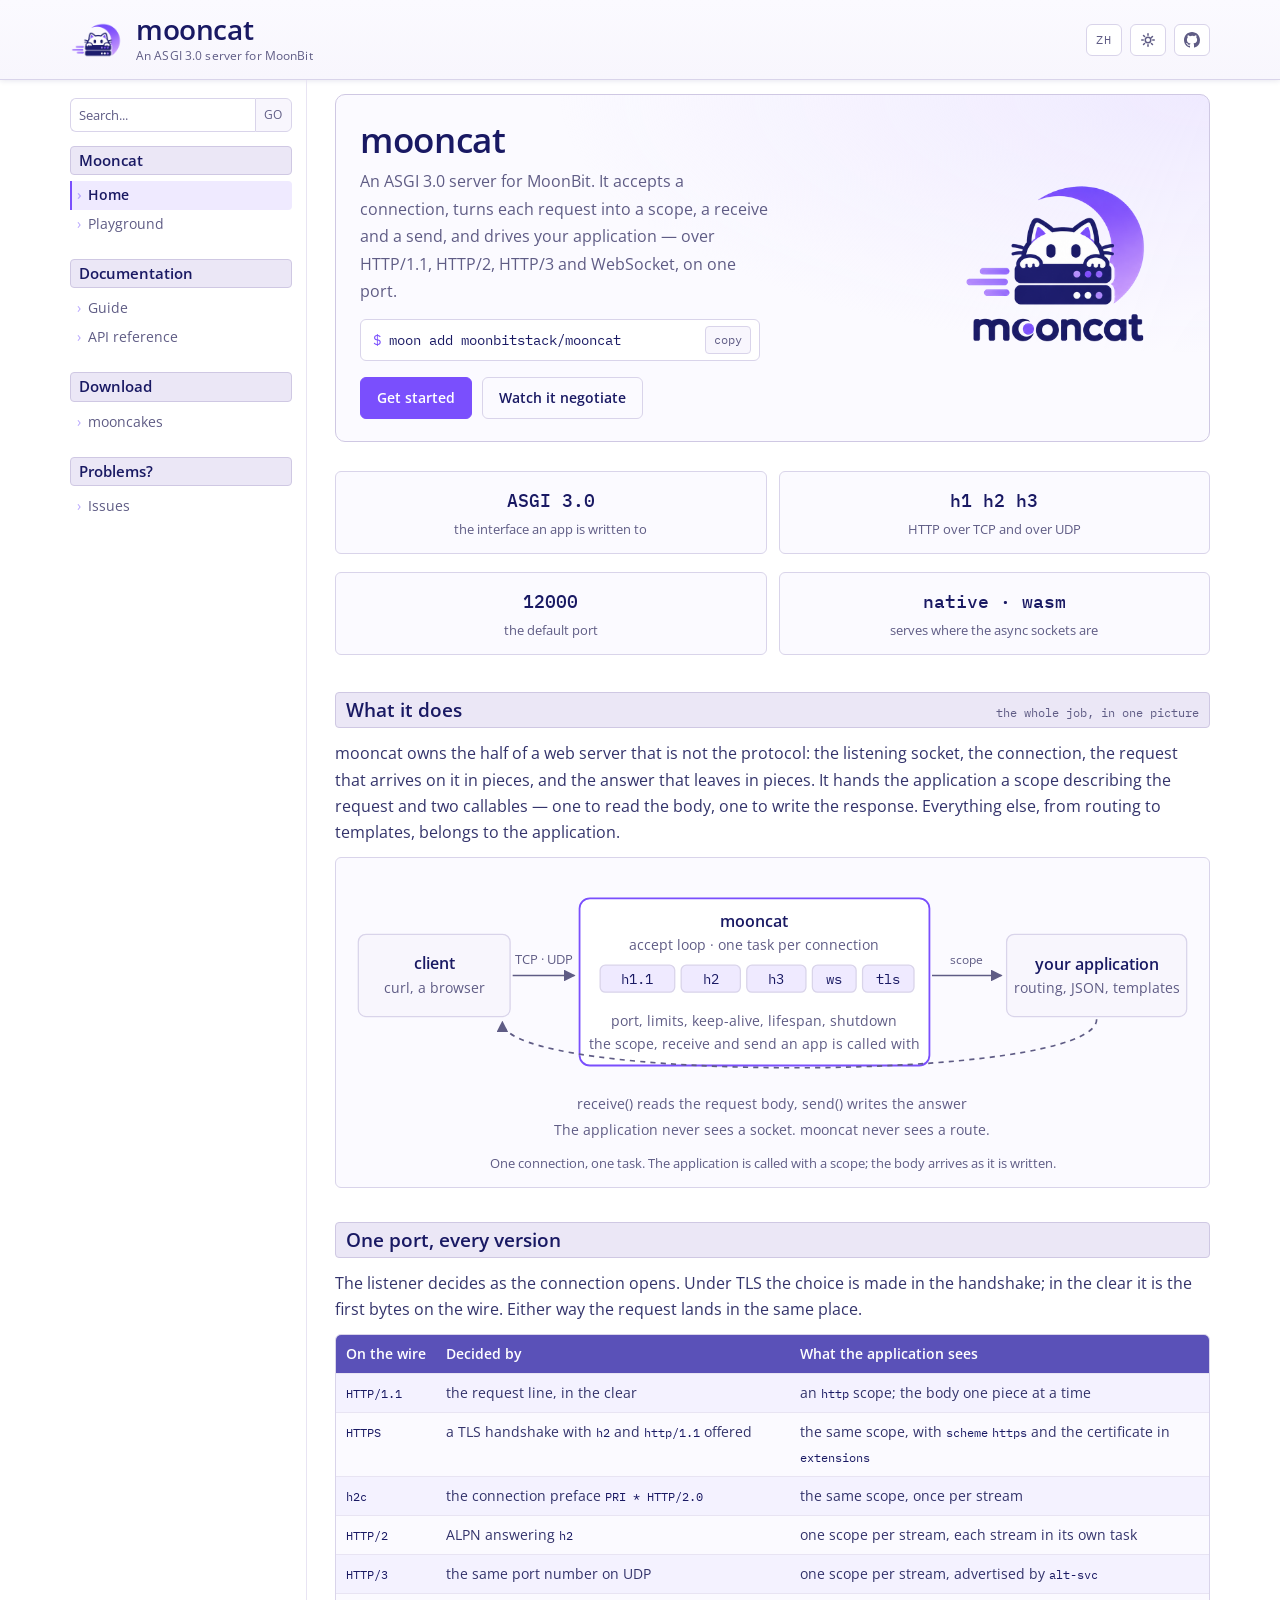
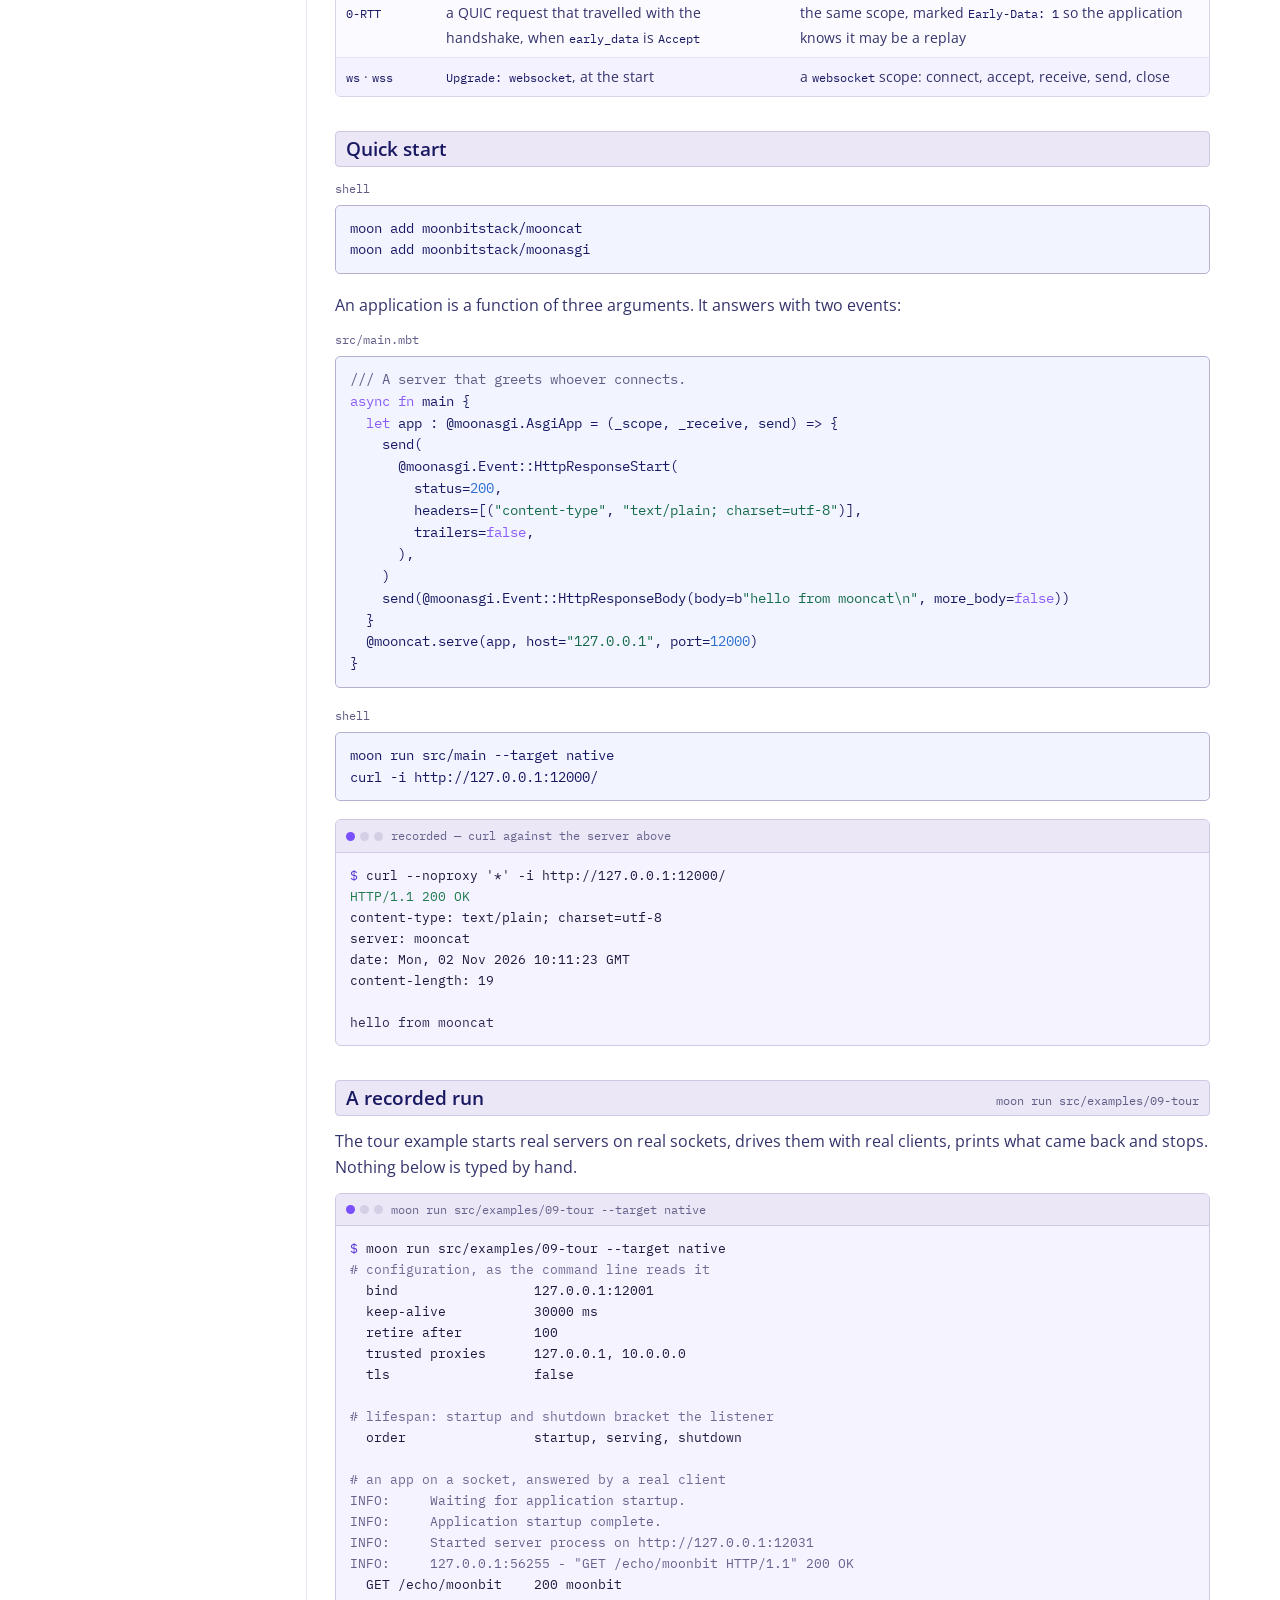
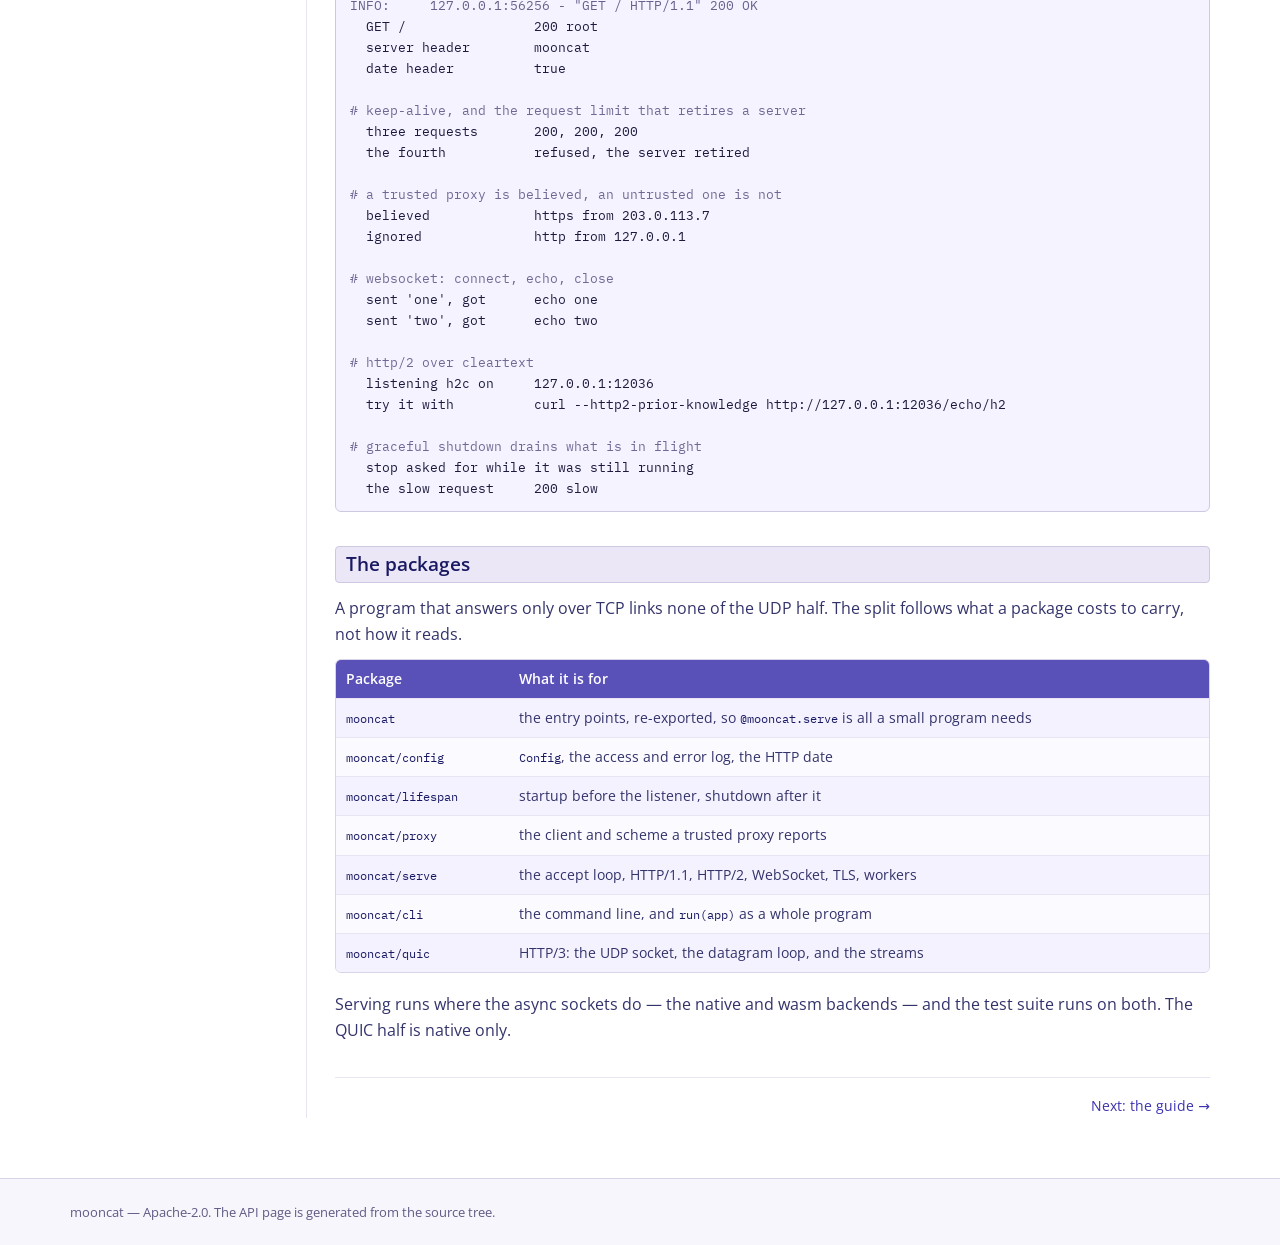
<file: docs/index.html>
<!doctype html>
<html lang="en" data-root=".">
<head>
<meta charset="utf-8">
<meta name="viewport" content="width=device-width, initial-scale=1">
<title>mooncat — an ASGI 3.0 server for MoonBit</title>
<meta name="description" content="mooncat serves an ASGI application over TCP and UDP: HTTP/1.1, HTTP/2, HTTP/3, WebSocket and TLS on one port.">
<meta name="color-scheme" content="light dark">
<meta name="theme-color" content="#f7f5ff" media="(prefers-color-scheme: light)">
<meta name="theme-color" content="#0f0e1e" media="(prefers-color-scheme: dark)">
<link rel="canonical" href="https://moonbitstack.github.io/mooncat/">
<meta property="og:type" content="website">
<meta property="og:site_name" content="mooncat">
<meta property="og:title" content="mooncat — an ASGI 3.0 server for MoonBit">
<meta property="og:description" content="mooncat serves an ASGI application over TCP and UDP: HTTP/1.1, HTTP/2, HTTP/3, WebSocket and TLS on one port.">
<meta property="og:url" content="https://moonbitstack.github.io/mooncat/">
<meta property="og:image" content="https://moonbitstack.github.io/mooncat/assets/og.png">
<meta property="og:image:width" content="1200">
<meta property="og:image:height" content="630">
<meta property="og:locale" content="en">
<meta name="twitter:card" content="summary_large_image">
<meta name="twitter:title" content="mooncat — an ASGI 3.0 server for MoonBit">
<meta name="twitter:description" content="mooncat serves an ASGI application over TCP and UDP: HTTP/1.1, HTTP/2, HTTP/3, WebSocket and TLS on one port.">
<meta name="twitter:image" content="https://moonbitstack.github.io/mooncat/assets/og.png">
<link rel="icon" href="assets/favicon.png" type="image/png">
<link rel="preconnect" href="https://fonts.googleapis.com">
<link rel="preconnect" href="https://fonts.gstatic.com" crossorigin>
<link href="https://fonts.googleapis.com/css2?family=Open+Sans:wght@400;600;700&family=IBM+Plex+Mono:wght@400;500&display=swap" rel="stylesheet">
<link rel="stylesheet" href="assets/site.css">
</head>
<body>

<a class="skip" href="#middle">Skip to content</a>
<div class="progress" aria-hidden="true"><i></i></div>

<header id="header">
  <div class="wrap">
    <div class="head">
      <a class="brand" href="./index.html">
        <img id="logo" src="assets/logo/mark-light.png" data-light="assets/logo/mark-light.png" data-dark="assets/logo/mark-dark.png" data-egg-light="assets/logo/mark-light.png" data-egg-dark="assets/logo/mark-dark.png" alt="mooncat" width="52" height="52">
        <span class="name">
          <b data-word="mooncat" data-egg-word="Mooncat">mooncat</b>
          <span>An ASGI 3.0 server for MoonBit</span>
        </span>
      </a>
      <div class="head-tools">
        <a class="lang" href="./zh/index.html" hreflang="zh" title="中文" aria-label="Switch to Chinese">ZH</a>
        <button id="theme" type="button" aria-label="Switch theme">
          <svg class="i-sun" viewBox="0 0 16 16" aria-hidden="true" fill="currentColor"><path d="M8 1a.75.75 0 0 1 .75.75v1.5a.75.75 0 0 1-1.5 0v-1.5A.75.75 0 0 1 8 1Zm0 11a.75.75 0 0 1 .75.75v1.5a.75.75 0 0 1-1.5 0v-1.5A.75.75 0 0 1 8 12Zm7-4a.75.75 0 0 1-.75.75h-1.5a.75.75 0 0 1 0-1.5h1.5A.75.75 0 0 1 15 8ZM4 8a.75.75 0 0 1-.75.75h-1.5a.75.75 0 0 1 0-1.5h1.5A.75.75 0 0 1 4 8Zm9.02-4.02a.75.75 0 0 1 0 1.06l-1.06 1.06a.75.75 0 1 1-1.06-1.06l1.06-1.06a.75.75 0 0 1 1.06 0ZM5.1 10.9a.75.75 0 0 1 0 1.06L4.04 13.02a.75.75 0 0 1-1.06-1.06L4.04 10.9a.75.75 0 0 1 1.06 0Zm7.92 2.12a.75.75 0 0 1-1.06 0L10.9 11.96a.75.75 0 0 1 1.06-1.06l1.06 1.06a.75.75 0 0 1 0 1.06ZM5.1 5.1a.75.75 0 0 1-1.06 0L2.98 4.04a.75.75 0 0 1 1.06-1.06L5.1 4.04a.75.75 0 0 1 0 1.06ZM8 4.5a3.5 3.5 0 1 0 0 7 3.5 3.5 0 0 0 0-7Zm0 1.5a2 2 0 1 1 0 4 2 2 0 0 1 0-4Z"/></svg>
          <svg class="i-moon" viewBox="0 0 16 16" aria-hidden="true" fill="currentColor"><path transform="scale(1.12) translate(-0.86 -0.86)" d="M14 8.53A6 6 0 1 1 7.47 2 4.67 4.67 0 0 0 14 8.53z"/></svg>
        </button>
        <a class="gh" href="https://github.com/moonbitstack/mooncat" title="Source on GitHub">
          <svg viewBox="0 0 16 16" aria-hidden="true" fill="currentColor"><path d="M8 0C3.58 0 0 3.58 0 8c0 3.54 2.29 6.53 5.47 7.59.4.07.55-.17.55-.38 0-.19-.01-.82-.01-1.49-2.01.37-2.53-.49-2.69-.94-.09-.23-.48-.94-.82-1.13-.28-.15-.68-.52-.01-.53.63-.01 1.08.58 1.23.82.72 1.21 1.87.87 2.33.66.07-.52.28-.87.51-1.07-1.78-.2-3.64-.89-3.64-3.95 0-.87.31-1.59.82-2.15-.08-.2-.36-1.02.08-2.12 0 0 .67-.21 2.2.82a7.4 7.4 0 0 1 2-.27c.68 0 1.36.09 2 .27 1.53-1.04 2.2-.82 2.2-.82.44 1.1.16 1.92.08 2.12.51.56.82 1.27.82 2.15 0 3.07-1.87 3.75-3.65 3.95.29.25.54.73.54 1.48 0 1.07-.01 1.93-.01 2.2 0 .21.15.46.55.38A8.01 8.01 0 0 0 16 8c0-4.42-3.58-8-8-8Z"/></svg>
        </a>
      </div>    </div>
  </div>
</header>

<main id="middle" tabindex="-1">
<nav id="side" aria-label="Documentation navigation">
  <form class="search" id="search-form" role="search">
    <label class="sr-only" for="q">Search the documentation</label>
    <input id="q" type="search" placeholder="Search..." autocomplete="off">
    <button type="submit">GO</button>
    <ul class="hits" hidden></ul>
  </form>
  <section class="grp">
    <h2>Mooncat</h2>
    <ul>
      <li><a href="./index.html" aria-current="page">Home</a></li>
      <li><a href="./playground.html">Playground</a></li>
    </ul>
  </section>
  <section class="grp">
    <h2>Documentation</h2>
    <ul>
      <li><a href="./guide.html">Guide</a></li>
      <li><a href="./api.html">API reference</a></li>
    </ul>
  </section>
  <section class="grp">
    <h2>Download</h2>
    <ul>
      <li><a href="https://mooncakes.io/docs/moonbitstack/mooncat">mooncakes</a></li>
    </ul>
  </section>
  <section class="grp">
    <h2>Problems?</h2>
    <ul>
      <li><a href="https://github.com/moonbitstack/mooncat/issues">Issues</a></li>
    </ul>
  </section>
  </nav>

  <article class="content">

    <section class="hero">
      <div>
        <h1>mooncat</h1>
        <p class="tag">An ASGI 3.0 server for MoonBit. It accepts a connection, turns each request into a scope, a receive and a send, and drives your application — over HTTP/1.1, HTTP/2, HTTP/3 and WebSocket, on one port.</p>
        <div class="install">
          <span class="ps1">$</span>
          <code>moon add moonbitstack/mooncat</code>
          <button type="button" data-copy="moon add moonbitstack/mooncat">copy</button>
        </div>
        <div class="cta">
          <a class="btn" href="./guide.html#first">Get started</a>
          <a class="btn ghost" href="./playground.html">Watch it negotiate</a>
        </div>
      </div>
      <div class="shot">
        <img src="assets/logo/en-light.png" data-light="assets/logo/en-light.png" data-dark="assets/logo/en-dark.png" data-egg-light="assets/logo/egg-light.png" data-egg-dark="assets/logo/egg-dark.png" alt="The mooncat mark: a cat peering over two server bars, against a crescent moon." width="240" height="182">
      </div>
    </section>

    <ul class="facts">
      <li><b>ASGI 3.0</b><span>the interface an app is written to</span></li>
      <li><b>h1 h2 h3</b><span>HTTP over TCP and over UDP</span></li>
      <li><b>12000</b><span>the default port</span></li>
      <li><b>native · wasm</b><span>serves where the async sockets are</span></li>
    </ul>

    <section class="section" id="what">
      <h2 class="bar">What it does<span class="aside">the whole job, in one picture</span></h2>
      <p>mooncat owns the half of a web server that is not the protocol: the listening socket, the connection, the request that arrives on it in pieces, and the answer that leaves in pieces. It hands the application a scope describing the request and two callables — one to read the body, one to write the response. Everything else, from routing to templates, belongs to the application.</p>

      <figure class="diagram">
        <svg viewBox="0 0 660 216" role="img" aria-labelledby="flowtitle">
          <title id="flowtitle">A client connects to mooncat, which presents the request to the application as a scope, a receive and a send.</title>
          <defs>
            <marker id="ar" viewBox="0 0 10 10" refX="9" refY="5" markerWidth="7" markerHeight="7" orient="auto-start-reverse">
              <path d="M0 0 10 5 0 10z" fill="var(--muted)"/>
            </marker>
          </defs>
          <g font-family="Open Sans, sans-serif" font-size="12.5" text-anchor="middle">
            <rect x="8" y="50" width="118" height="64" rx="6" fill="var(--band)" stroke="var(--line)"/>
            <text x="67" y="77" fill="var(--ink)" font-weight="600">client</text>
            <text x="67" y="96" fill="var(--muted)" font-size="11">curl, a browser</text>

            <rect x="180" y="22" width="272" height="130" rx="8" fill="var(--paper)" stroke="var(--accent)" stroke-width="1.4"/>
            <text x="316" y="44" fill="var(--ink)" font-weight="600">mooncat</text>
            <text x="316" y="62" fill="var(--muted)" font-size="11">accept loop · one task per connection</text>
            <g font-family="IBM Plex Mono, monospace" font-size="10.5">
              <rect x="196" y="74" width="58" height="21" rx="4" fill="var(--accent-soft)" stroke="var(--line)"/>
              <text x="225" y="89" fill="var(--ink)">h1.1</text>
              <rect x="259" y="74" width="46" height="21" rx="4" fill="var(--accent-soft)" stroke="var(--line)"/>
              <text x="282" y="89" fill="var(--ink)">h2</text>
              <rect x="310" y="74" width="46" height="21" rx="4" fill="var(--accent-soft)" stroke="var(--line)"/>
              <text x="333" y="89" fill="var(--ink)">h3</text>
              <rect x="361" y="74" width="34" height="21" rx="4" fill="var(--accent-soft)" stroke="var(--line)"/>
              <text x="378" y="89" fill="var(--ink)">ws</text>
              <rect x="400" y="74" width="40" height="21" rx="4" fill="var(--accent-soft)" stroke="var(--line)"/>
              <text x="420" y="89" fill="var(--ink)">tls</text>
            </g>
            <text x="316" y="121" fill="var(--muted)" font-size="11">port, limits, keep-alive, lifespan, shutdown</text>
            <text x="316" y="139" fill="var(--muted)" font-size="11">the scope, receive and send an app is called with</text>

            <rect x="512" y="50" width="140" height="64" rx="6" fill="var(--band)" stroke="var(--line)"/>
            <text x="582" y="78" fill="var(--ink)" font-weight="600">your application</text>
            <text x="582" y="96" fill="var(--muted)" font-size="11">routing, JSON, templates</text>

            <line x1="128" y1="82" x2="176" y2="82" stroke="var(--muted)" stroke-width="1.3" marker-end="url(#ar)"/>
            <text x="152" y="73" fill="var(--muted)" font-size="10">TCP · UDP</text>
            <line x1="454" y1="82" x2="508" y2="82" stroke="var(--muted)" stroke-width="1.3" marker-end="url(#ar)"/>
            <text x="481" y="73" fill="var(--muted)" font-size="9.5">scope</text>

            <path d="M582 116 C 582 166, 120 166, 120 118" fill="none" stroke="var(--muted)" stroke-width="1.3" stroke-dasharray="4 4" marker-end="url(#ar)"/>
            <text x="330" y="186" fill="var(--muted)" font-size="10.5">receive() reads the request body, send() writes the answer</text>
            <text x="330" y="206" fill="var(--muted)" font-size="11">The application never sees a socket. mooncat never sees a route.</text>
          </g>
        </svg>
        <figcaption>One connection, one task. The application is called with a scope; the body arrives as it is written.</figcaption>
      </figure>
    </section>

    <section class="section" id="protocols">
      <h2 class="bar">One port, every version</h2>
      <p>The listener decides as the connection opens. Under TLS the choice is made in the handshake; in the clear it is the first bytes on the wire. Either way the request lands in the same place.</p>
      <div class="tbl-wrap">
        <table class="tbl">
          <thead><tr><th>On the wire</th><th>Decided by</th><th>What the application sees</th></tr></thead>
          <tbody>
            <tr><td><code>HTTP/1.1</code></td><td>the request line, in the clear</td><td>an <code>http</code> scope; the body one piece at a time</td></tr>
            <tr><td><code>HTTPS</code></td><td>a TLS handshake with <code>h2</code> and <code>http/1.1</code> offered</td><td>the same scope, with <code>scheme</code> <code>https</code> and the certificate in <code>extensions</code></td></tr>
            <tr><td><code>h2c</code></td><td>the connection preface <code>PRI * HTTP/2.0</code></td><td>the same scope, once per stream</td></tr>
            <tr><td><code>HTTP/2</code></td><td>ALPN answering <code>h2</code></td><td>one scope per stream, each stream in its own task</td></tr>
            <tr><td><code>HTTP/3</code></td><td>the same port number on UDP</td><td>one scope per stream, advertised by <code>alt-svc</code></td></tr>
            <tr><td><code>0-RTT</code></td><td>a QUIC request that travelled with the handshake, when <code>early_data</code> is <code>Accept</code></td><td>the same scope, marked <code>Early-Data: 1</code> so the application knows it may be a replay</td></tr>
            <tr><td><code>ws</code> · <code>wss</code></td><td><code>Upgrade: websocket</code>, at the start</td><td>a <code>websocket</code> scope: connect, accept, receive, send, close</td></tr>
          </tbody>
        </table>
      </div>
    </section>

    <section class="section" id="start">
      <h2 class="bar">Quick start</h2>

      <figure class="code">
        <figcaption>shell</figcaption>
        <pre>moon add moonbitstack/mooncat
moon add moonbitstack/moonasgi</pre>
      </figure>

      <p>An application is a function of three arguments. It answers with two events:</p>

      <figure class="code">
        <figcaption>src/main.mbt</figcaption>
        <pre><span class="cm">/// A server that greets whoever connects.</span>
<span class="k">async fn</span> main {
  <span class="k">let</span> app : @moonasgi.AsgiApp = (_scope, _receive, send) =&gt; {
    send(
      @moonasgi.Event::HttpResponseStart(
        status=<span class="ty">200</span>,
        headers=[(<span class="st">"content-type"</span>, <span class="st">"text/plain; charset=utf-8"</span>)],
        trailers=<span class="k">false</span>,
      ),
    )
    send(@moonasgi.Event::HttpResponseBody(body=b<span class="st">"hello from mooncat\n"</span>, more_body=<span class="k">false</span>))
  }
  @mooncat.serve(app, host=<span class="st">"127.0.0.1"</span>, port=<span class="ty">12000</span>)
}</pre>
      </figure>

      <figure class="code">
        <figcaption>shell</figcaption>
        <pre>moon run src/main --target native
curl -i http://127.0.0.1:12000/</pre>
      </figure>

      <figure class="term">
        <figcaption class="bar-top"><span class="dots"><i></i><i></i><i></i></span> recorded — curl against the server above</figcaption>
        <pre><span class="p">$</span> curl --noproxy '*' -i http://127.0.0.1:12000/
<span class="ok">HTTP/1.1 200 OK</span>
content-type: text/plain; charset=utf-8
server: mooncat
date: Mon, 02 Nov 2026 10:11:23 GMT
content-length: 19

<span class="o">hello from mooncat</span></pre>
      </figure>
    </section>

    <section class="section" id="recorded">
      <h2 class="bar">A recorded run<span class="aside">moon run src/examples/09-tour</span></h2>
      <p>The tour example starts real servers on real sockets, drives them with real clients, prints what came back and stops. Nothing below is typed by hand.</p>
      <figure class="term">
        <figcaption class="bar-top"><span class="dots"><i></i><i></i><i></i></span> moon run src/examples/09-tour --target native</figcaption>
        <pre><span class="p">$</span> moon run src/examples/09-tour --target native
<span class="c"># configuration, as the command line reads it</span>
  bind                 127.0.0.1:12001
  keep-alive           30000 ms
  retire after         100
  trusted proxies      127.0.0.1, 10.0.0.0
  tls                  false

<span class="c"># lifespan: startup and shutdown bracket the listener</span>
  order                startup, serving, shutdown

<span class="c"># an app on a socket, answered by a real client</span>
<span class="dim">INFO:     Waiting for application startup.</span>
<span class="dim">INFO:     Application startup complete.</span>
<span class="dim">INFO:     Started server process on http://127.0.0.1:12031</span>
<span class="dim">INFO:     127.0.0.1:56255 - "GET /echo/moonbit HTTP/1.1" 200 OK</span>
  GET /echo/moonbit    200 moonbit
<span class="dim">INFO:     127.0.0.1:56256 - "GET / HTTP/1.1" 200 OK</span>
  GET /                200 root
  server header        mooncat
  date header          true

<span class="c"># keep-alive, and the request limit that retires a server</span>
  three requests       200, 200, 200
  the fourth           refused, the server retired

<span class="c"># a trusted proxy is believed, an untrusted one is not</span>
  believed             https from 203.0.113.7
  ignored              http from 127.0.0.1

<span class="c"># websocket: connect, echo, close</span>
  sent 'one', got      echo one
  sent 'two', got      echo two

<span class="c"># http/2 over cleartext</span>
  listening h2c on     127.0.0.1:12036
  try it with          curl --http2-prior-knowledge http://127.0.0.1:12036/echo/h2

<span class="c"># graceful shutdown drains what is in flight</span>
  stop asked for while it was still running
  the slow request     200 slow</pre>
      </figure>
    </section>

    <section class="section" id="packages">
      <h2 class="bar">The packages</h2>
      <p>A program that answers only over TCP links none of the UDP half. The split follows what a package costs to carry, not how it reads.</p>
      <div class="tbl-wrap">
        <table class="tbl">
          <thead><tr><th>Package</th><th>What it is for</th></tr></thead>
          <tbody>
            <tr><td><code>mooncat</code></td><td>the entry points, re-exported, so <code>@mooncat.serve</code> is all a small program needs</td></tr>
            <tr><td><code>mooncat/config</code></td><td><code>Config</code>, the access and error log, the HTTP date</td></tr>
            <tr><td><code>mooncat/lifespan</code></td><td>startup before the listener, shutdown after it</td></tr>
            <tr><td><code>mooncat/proxy</code></td><td>the client and scheme a trusted proxy reports</td></tr>
            <tr><td><code>mooncat/serve</code></td><td>the accept loop, HTTP/1.1, HTTP/2, WebSocket, TLS, workers</td></tr>
            <tr><td><code>mooncat/cli</code></td><td>the command line, and <code>run(app)</code> as a whole program</td></tr>
            <tr><td><code>mooncat/quic</code></td><td>HTTP/3: the UDP socket, the datagram loop, and the streams</td></tr>
          </tbody>
        </table>
      </div>
      <p>Serving runs where the async sockets do — the native and wasm backends — and the test suite runs on both. The QUIC half is native only.</p>
    </section>

    <nav class="pager" aria-label="Previous and next page">
      <span></span>
      <a href="./guide.html">Next: the guide →</a>
    </nav>

  </article>
</main>

<footer id="footer">
  <div class="wrap">
    <span>mooncat — Apache-2.0. The API page is generated from the source tree.</span>
  </div>
</footer>

<button class="to-top" id="to-top" type="button" aria-label="Back to top" hidden>
  <svg viewBox="0 0 16 16" aria-hidden="true" fill="currentColor"><path d="M8 3.5 3.5 8l1.06 1.06L7.25 6.4V13h1.5V6.4l2.69 2.66L12.5 8 8 3.5Z"/></svg>
</button>

<script src="assets/search-index.js"></script>
<script src="assets/site.js"></script>
</body>
</html>
</file>
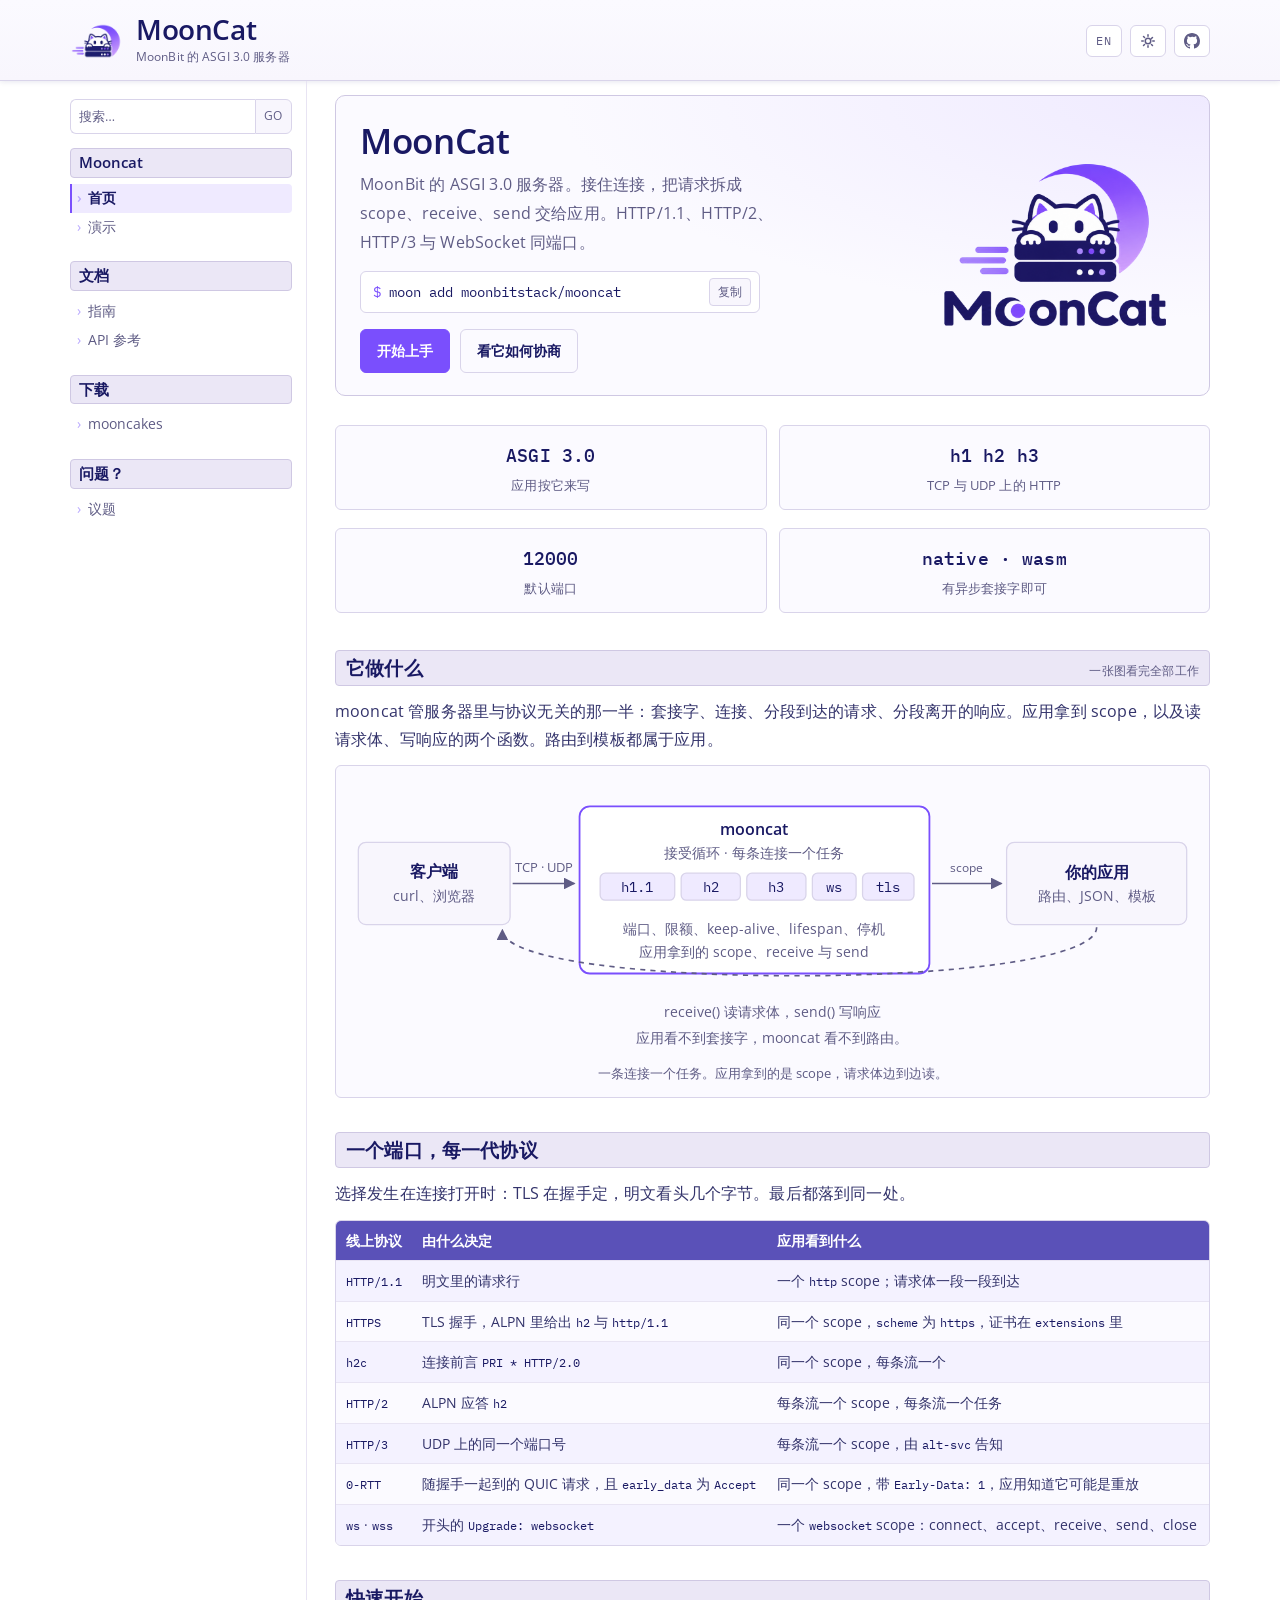
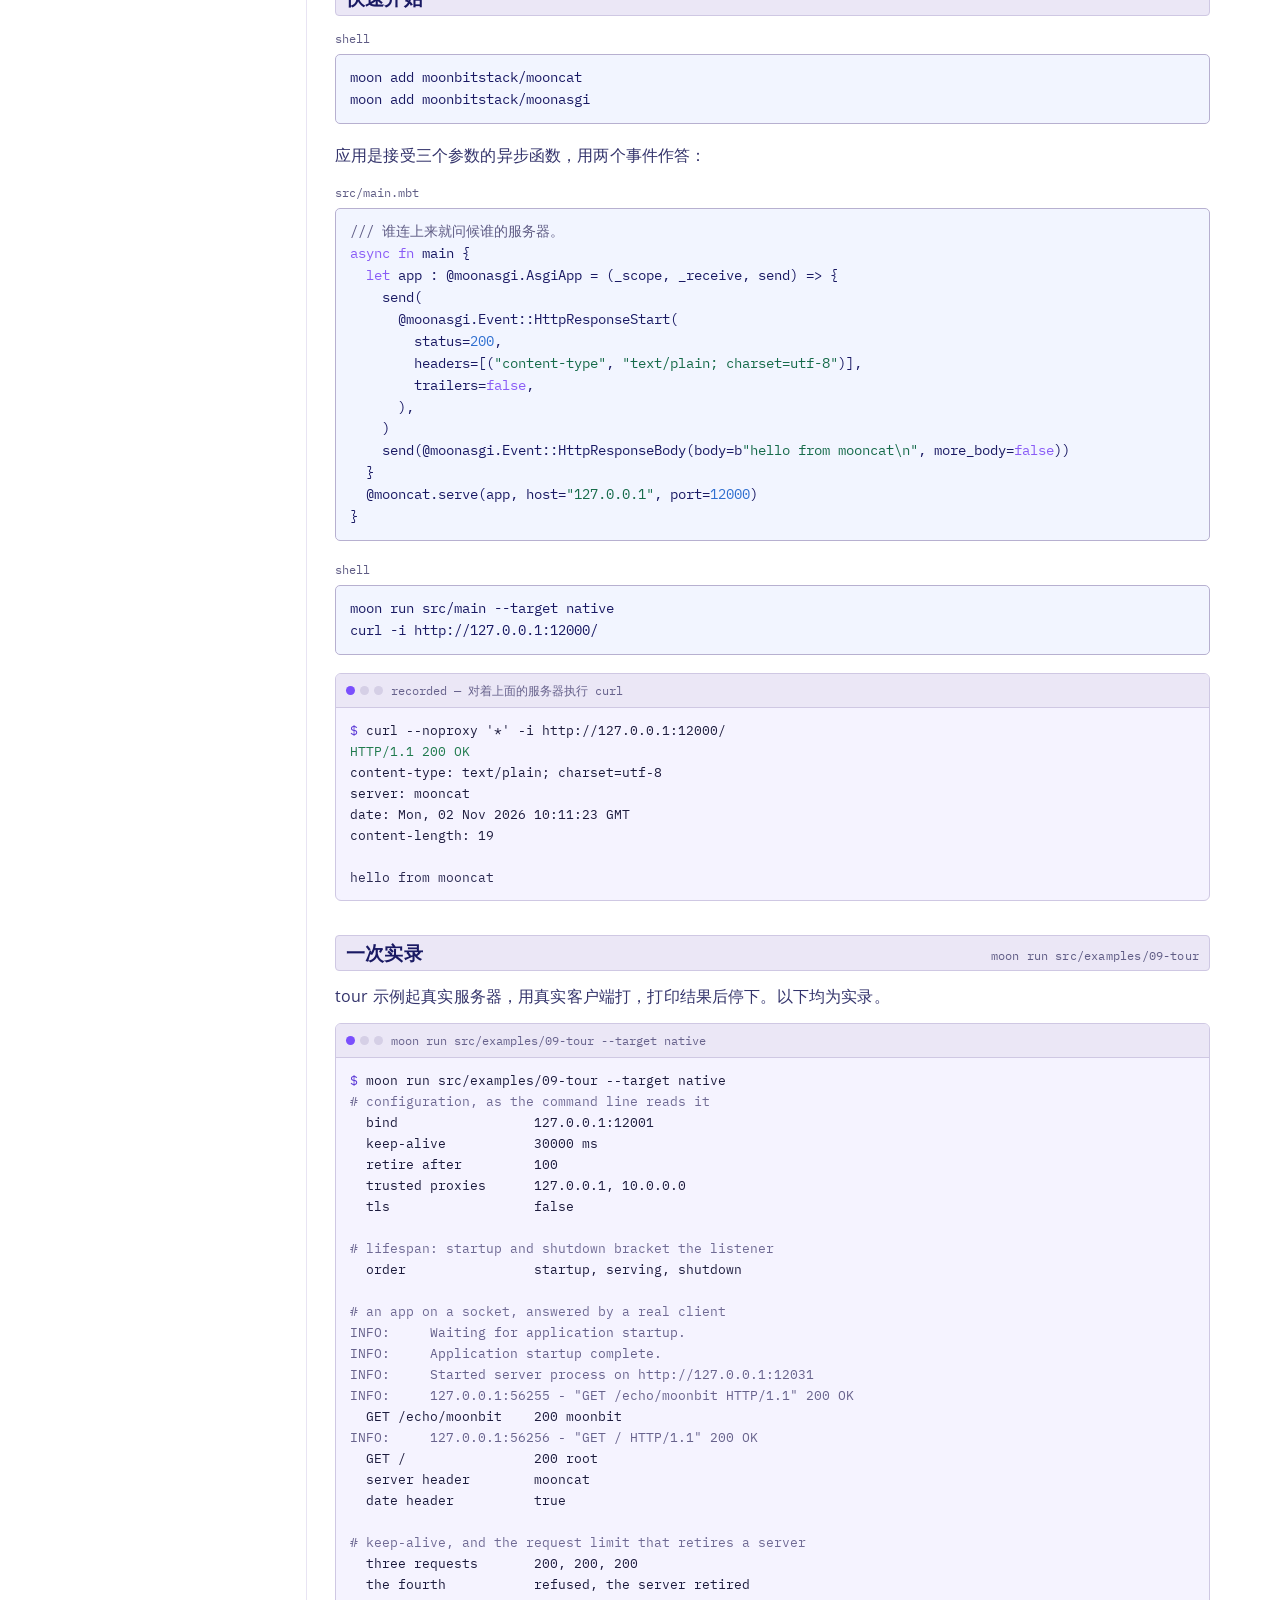
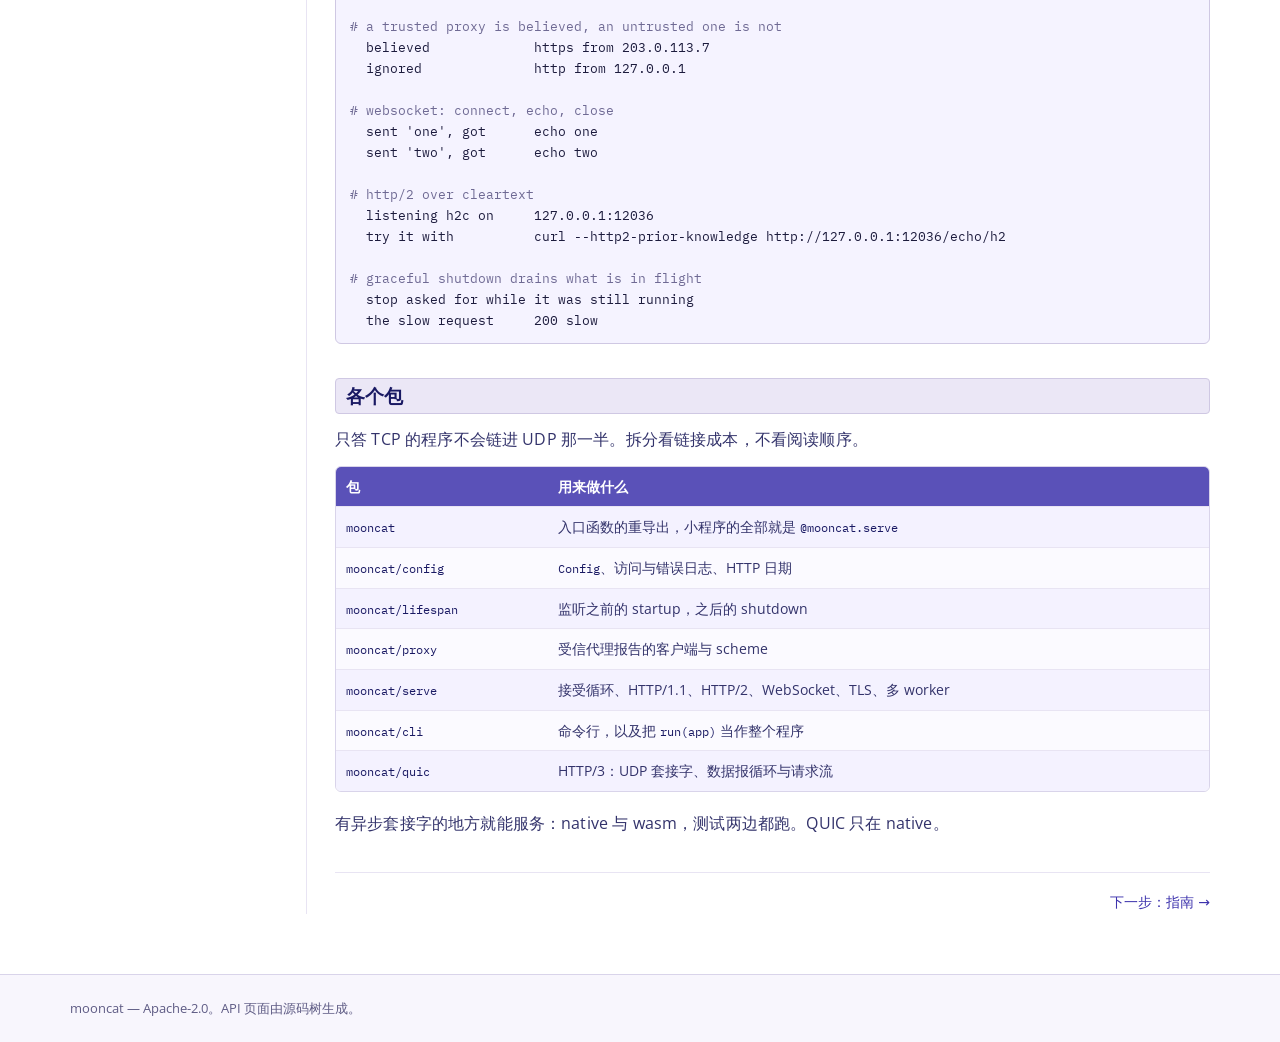
<file: docs/zh/index.html>
<!doctype html>
<html lang="zh" data-root="..">
<head>
<meta charset="utf-8">
<meta name="viewport" content="width=device-width, initial-scale=1">
<title>mooncat — MoonBit 的 ASGI 3.0 服务器</title>
<meta name="description" content="mooncat 在 TCP 与 UDP 上跑一个 ASGI 应用：HTTP/1.1、HTTP/2、HTTP/3、WebSocket 与 TLS 都在一个端口上。">
<meta name="color-scheme" content="light dark">
<meta name="theme-color" content="#f7f5ff" media="(prefers-color-scheme: light)">
<meta name="theme-color" content="#0f0e1e" media="(prefers-color-scheme: dark)">
<link rel="canonical" href="https://moonbitstack.github.io/mooncat/zh/">
<meta property="og:type" content="website">
<meta property="og:site_name" content="mooncat">
<meta property="og:title" content="mooncat — MoonBit 的 ASGI 3.0 服务器">
<meta property="og:description" content="mooncat 在 TCP 与 UDP 上服务 ASGI 应用：HTTP/1.1、HTTP/2、HTTP/3、WebSocket 与 TLS 同一个端口。">
<meta property="og:url" content="https://moonbitstack.github.io/mooncat/zh/">
<meta property="og:image" content="https://moonbitstack.github.io/mooncat/assets/og.png">
<meta property="og:image:width" content="1200">
<meta property="og:image:height" content="630">
<meta property="og:locale" content="zh_CN">
<meta name="twitter:card" content="summary_large_image">
<meta name="twitter:title" content="mooncat — MoonBit 的 ASGI 3.0 服务器">
<meta name="twitter:description" content="mooncat 在 TCP 与 UDP 上服务 ASGI 应用：HTTP/1.1、HTTP/2、HTTP/3、WebSocket 与 TLS 同一个端口。">
<meta name="twitter:image" content="https://moonbitstack.github.io/mooncat/assets/og.png">
<link rel="icon" href="../assets/favicon.png" type="image/png">
<link rel="preconnect" href="https://fonts.googleapis.com">
<link rel="preconnect" href="https://fonts.gstatic.com" crossorigin>
<link href="https://fonts.googleapis.com/css2?family=Open+Sans:wght@400;600;700&family=IBM+Plex+Mono:wght@400;500&display=swap" rel="stylesheet">
<link rel="stylesheet" href="../assets/site.css">
</head>
<body>

<a class="skip" href="#middle">跳到正文</a>
<div class="progress" aria-hidden="true"><i></i></div>

<header id="header">
  <div class="wrap">
    <div class="head">
      <a class="brand" href="./index.html">
        <img id="logo" src="../assets/logo/mark-light.png" data-light="../assets/logo/mark-light.png" data-dark="../assets/logo/mark-dark.png" data-egg-light="../assets/logo/mark-light.png" data-egg-dark="../assets/logo/mark-dark.png" alt="MoonCat" width="52" height="52">
        <span class="name">
          <b data-word="MoonCat" data-egg-word="Mooncat">MoonCat</b>
          <span>MoonBit 的 ASGI 3.0 服务器</span>
        </span>
      </a>
      <div class="head-tools">
        <a class="lang" href="../index.html" hreflang="en" title="English" aria-label="切换到英文">EN</a>
        <button id="theme" type="button" aria-label="切换主题">
          <svg class="i-sun" viewBox="0 0 16 16" aria-hidden="true" fill="currentColor"><path d="M8 1a.75.75 0 0 1 .75.75v1.5a.75.75 0 0 1-1.5 0v-1.5A.75.75 0 0 1 8 1Zm0 11a.75.75 0 0 1 .75.75v1.5a.75.75 0 0 1-1.5 0v-1.5A.75.75 0 0 1 8 12Zm7-4a.75.75 0 0 1-.75.75h-1.5a.75.75 0 0 1 0-1.5h1.5A.75.75 0 0 1 15 8ZM4 8a.75.75 0 0 1-.75.75h-1.5a.75.75 0 0 1 0-1.5h1.5A.75.75 0 0 1 4 8Zm9.02-4.02a.75.75 0 0 1 0 1.06l-1.06 1.06a.75.75 0 1 1-1.06-1.06l1.06-1.06a.75.75 0 0 1 1.06 0ZM5.1 10.9a.75.75 0 0 1 0 1.06L4.04 13.02a.75.75 0 0 1-1.06-1.06L4.04 10.9a.75.75 0 0 1 1.06 0Zm7.92 2.12a.75.75 0 0 1-1.06 0L10.9 11.96a.75.75 0 0 1 1.06-1.06l1.06 1.06a.75.75 0 0 1 0 1.06ZM5.1 5.1a.75.75 0 0 1-1.06 0L2.98 4.04a.75.75 0 0 1 1.06-1.06L5.1 4.04a.75.75 0 0 1 0 1.06ZM8 4.5a3.5 3.5 0 1 0 0 7 3.5 3.5 0 0 0 0-7Zm0 1.5a2 2 0 1 1 0 4 2 2 0 0 1 0-4Z"/></svg>
          <svg class="i-moon" viewBox="0 0 16 16" aria-hidden="true" fill="currentColor"><path transform="scale(1.12) translate(-0.86 -0.86)" d="M14 8.53A6 6 0 1 1 7.47 2 4.67 4.67 0 0 0 14 8.53z"/></svg>
        </button>
        <a class="gh" href="https://github.com/moonbitstack/mooncat" title="源码在 GitHub">
          <svg viewBox="0 0 16 16" aria-hidden="true" fill="currentColor"><path d="M8 0C3.58 0 0 3.58 0 8c0 3.54 2.29 6.53 5.47 7.59.4.07.55-.17.55-.38 0-.19-.01-.82-.01-1.49-2.01.37-2.53-.49-2.69-.94-.09-.23-.48-.94-.82-1.13-.28-.15-.68-.52-.01-.53.63-.01 1.08.58 1.23.82.72 1.21 1.87.87 2.33.66.07-.52.28-.87.51-1.07-1.78-.2-3.64-.89-3.64-3.95 0-.87.31-1.59.82-2.15-.08-.2-.36-1.02.08-2.12 0 0 .67-.21 2.2.82a7.4 7.4 0 0 1 2-.27c.68 0 1.36.09 2 .27 1.53-1.04 2.2-.82 2.2-.82.44 1.1.16 1.92.08 2.12.51.56.82 1.27.82 2.15 0 3.07-1.87 3.75-3.65 3.95.29.25.54.73.54 1.48 0 1.07-.01 1.93-.01 2.2 0 .21.15.46.55.38A8.01 8.01 0 0 0 16 8c0-4.42-3.58-8-8-8Z"/></svg>
        </a>
      </div>    </div>
  </div>
</header>

<main id="middle" tabindex="-1">
  <nav id="side" aria-label="文档导航">
  <form class="search" id="search-form" role="search">
    <label class="sr-only" for="q">搜索文档</label>
    <input id="q" type="search" placeholder="搜索…" autocomplete="off">
    <button type="submit">GO</button>
    <ul class="hits" hidden></ul>
  </form>
  <section class="grp">
    <h2>Mooncat</h2>
    <ul>
      <li><a href="./index.html" aria-current="page">首页</a></li>
      <li><a href="./playground.html">演示</a></li>
    </ul>
  </section>
  <section class="grp">
    <h2>文档</h2>
    <ul>
      <li><a href="./guide.html">指南</a></li>
      <li><a href="./api.html">API 参考</a></li>
    </ul>
  </section>
  <section class="grp">
    <h2>下载</h2>
    <ul>
      <li><a href="https://mooncakes.io/docs/moonbitstack/mooncat">mooncakes</a></li>
    </ul>
  </section>
  <section class="grp">
    <h2>问题？</h2>
    <ul>
      <li><a href="https://github.com/moonbitstack/mooncat/issues">议题</a></li>
    </ul>
  </section>
  </nav>

  <article class="content">

    <section class="hero">
      <div>
        <h1>MoonCat</h1>
        <p class="tag">MoonBit 的 ASGI 3.0 服务器。接住连接，把请求拆成 scope、receive、send 交给应用。HTTP/1.1、HTTP/2、HTTP/3 与 WebSocket 同端口。</p>
        <div class="install">
          <span class="ps1">$</span>
          <code>moon add moonbitstack/mooncat</code>
          <button type="button" data-copy="moon add moonbitstack/mooncat">复制</button>
        </div>
        <div class="cta">
          <a class="btn" href="./guide.html#first">开始上手</a>
          <a class="btn ghost" href="./playground.html">看它如何协商</a>
        </div>
      </div>
      <div class="shot">
        <img src="../assets/logo/zh-light.png" data-light="../assets/logo/zh-light.png" data-dark="../assets/logo/zh-dark.png" data-egg-light="../assets/logo/egg-light.png" data-egg-dark="../assets/logo/egg-dark.png" alt="mooncat 的标志：一轮新月前，一只猫趴在两条服务器横杆上张望。" width="240" height="182">
      </div>
    </section>

    <ul class="facts">
      <li><b>ASGI 3.0</b><span>应用按它来写</span></li>
      <li><b>h1 h2 h3</b><span>TCP 与 UDP 上的 HTTP</span></li>
      <li><b>12000</b><span>默认端口</span></li>
      <li><b>native · wasm</b><span>有异步套接字即可</span></li>
    </ul>

    <section class="section" id="what">
      <h2 class="bar">它做什么<span class="aside">一张图看完全部工作</span></h2>
      <p>mooncat 管服务器里与协议无关的那一半：套接字、连接、分段到达的请求、分段离开的响应。应用拿到 scope，以及读请求体、写响应的两个函数。路由到模板都属于应用。</p>

      <figure class="diagram">
        <svg viewBox="0 0 660 216" role="img" aria-labelledby="flowtitle">
          <title id="flowtitle">客户端连到 mooncat，mooncat 把请求以 scope、receive、send 的形式交给应用。</title>
          <defs>
            <marker id="ar" viewBox="0 0 10 10" refX="9" refY="5" markerWidth="7" markerHeight="7" orient="auto-start-reverse">
              <path d="M0 0 10 5 0 10z" fill="var(--muted)"/>
            </marker>
          </defs>
          <g font-family="Open Sans, PingFang SC, Microsoft YaHei, sans-serif" font-size="12.5" text-anchor="middle">
            <rect x="8" y="50" width="118" height="64" rx="6" fill="var(--band)" stroke="var(--line)"/>
            <text x="67" y="77" fill="var(--ink)" font-weight="600">客户端</text>
            <text x="67" y="96" fill="var(--muted)" font-size="11">curl、浏览器</text>

            <rect x="180" y="22" width="272" height="130" rx="8" fill="var(--paper)" stroke="var(--accent)" stroke-width="1.4"/>
            <text x="316" y="44" fill="var(--ink)" font-weight="600">mooncat</text>
            <text x="316" y="62" fill="var(--muted)" font-size="11">接受循环 · 每条连接一个任务</text>
            <g font-family="IBM Plex Mono, monospace" font-size="10.5">
              <rect x="196" y="74" width="58" height="21" rx="4" fill="var(--accent-soft)" stroke="var(--line)"/>
              <text x="225" y="89" fill="var(--ink)">h1.1</text>
              <rect x="259" y="74" width="46" height="21" rx="4" fill="var(--accent-soft)" stroke="var(--line)"/>
              <text x="282" y="89" fill="var(--ink)">h2</text>
              <rect x="310" y="74" width="46" height="21" rx="4" fill="var(--accent-soft)" stroke="var(--line)"/>
              <text x="333" y="89" fill="var(--ink)">h3</text>
              <rect x="361" y="74" width="34" height="21" rx="4" fill="var(--accent-soft)" stroke="var(--line)"/>
              <text x="378" y="89" fill="var(--ink)">ws</text>
              <rect x="400" y="74" width="40" height="21" rx="4" fill="var(--accent-soft)" stroke="var(--line)"/>
              <text x="420" y="89" fill="var(--ink)">tls</text>
            </g>
            <text x="316" y="121" fill="var(--muted)" font-size="11">端口、限额、keep-alive、lifespan、停机</text>
            <text x="316" y="139" fill="var(--muted)" font-size="11">应用拿到的 scope、receive 与 send</text>

            <rect x="512" y="50" width="140" height="64" rx="6" fill="var(--band)" stroke="var(--line)"/>
            <text x="582" y="78" fill="var(--ink)" font-weight="600">你的应用</text>
            <text x="582" y="96" fill="var(--muted)" font-size="11">路由、JSON、模板</text>

            <line x1="128" y1="82" x2="176" y2="82" stroke="var(--muted)" stroke-width="1.3" marker-end="url(#ar)"/>
            <text x="152" y="73" fill="var(--muted)" font-size="10">TCP · UDP</text>
            <line x1="454" y1="82" x2="508" y2="82" stroke="var(--muted)" stroke-width="1.3" marker-end="url(#ar)"/>
            <text x="481" y="73" fill="var(--muted)" font-size="9.5">scope</text>

            <path d="M582 116 C 582 166, 120 166, 120 118" fill="none" stroke="var(--muted)" stroke-width="1.3" stroke-dasharray="4 4" marker-end="url(#ar)"/>
            <text x="330" y="186" fill="var(--muted)" font-size="10.5">receive() 读请求体，send() 写响应</text>
            <text x="330" y="206" fill="var(--muted)" font-size="11">应用看不到套接字，mooncat 看不到路由。</text>
          </g>
        </svg>
        <figcaption>一条连接一个任务。应用拿到的是 scope，请求体边到边读。</figcaption>
      </figure>
    </section>

    <section class="section" id="protocols">
      <h2 class="bar">一个端口，每一代协议</h2>
      <p>选择发生在连接打开时：TLS 在握手定，明文看头几个字节。最后都落到同一处。</p>
      <div class="tbl-wrap">
        <table class="tbl">
          <thead><tr><th>线上协议</th><th>由什么决定</th><th>应用看到什么</th></tr></thead>
          <tbody>
            <tr><td><code>HTTP/1.1</code></td><td>明文里的请求行</td><td>一个 <code>http</code> scope；请求体一段一段到达</td></tr>
            <tr><td><code>HTTPS</code></td><td>TLS 握手，ALPN 里给出 <code>h2</code> 与 <code>http/1.1</code></td><td>同一个 scope，<code>scheme</code> 为 <code>https</code>，证书在 <code>extensions</code> 里</td></tr>
            <tr><td><code>h2c</code></td><td>连接前言 <code>PRI * HTTP/2.0</code></td><td>同一个 scope，每条流一个</td></tr>
            <tr><td><code>HTTP/2</code></td><td>ALPN 应答 <code>h2</code></td><td>每条流一个 scope，每条流一个任务</td></tr>
            <tr><td><code>HTTP/3</code></td><td>UDP 上的同一个端口号</td><td>每条流一个 scope，由 <code>alt-svc</code> 告知</td></tr>
            <tr><td><code>0-RTT</code></td><td>随握手一起到的 QUIC 请求，且 <code>early_data</code> 为 <code>Accept</code></td><td>同一个 scope，带 <code>Early-Data: 1</code>，应用知道它可能是重放</td></tr>
            <tr><td><code>ws</code> · <code>wss</code></td><td>开头的 <code>Upgrade: websocket</code></td><td>一个 <code>websocket</code> scope：connect、accept、receive、send、close</td></tr>
          </tbody>
        </table>
      </div>
    </section>

    <section class="section" id="start">
      <h2 class="bar">快速开始</h2>

      <figure class="code">
        <figcaption>shell</figcaption>
        <pre>moon add moonbitstack/mooncat
moon add moonbitstack/moonasgi</pre>
      </figure>

      <p>应用是接受三个参数的异步函数，用两个事件作答：</p>

      <figure class="code">
        <figcaption>src/main.mbt</figcaption>
        <pre><span class="cm">/// 谁连上来就问候谁的服务器。</span>
<span class="k">async fn</span> main {
  <span class="k">let</span> app : @moonasgi.AsgiApp = (_scope, _receive, send) =&gt; {
    send(
      @moonasgi.Event::HttpResponseStart(
        status=<span class="ty">200</span>,
        headers=[(<span class="st">"content-type"</span>, <span class="st">"text/plain; charset=utf-8"</span>)],
        trailers=<span class="k">false</span>,
      ),
    )
    send(@moonasgi.Event::HttpResponseBody(body=b<span class="st">"hello from mooncat\n"</span>, more_body=<span class="k">false</span>))
  }
  @mooncat.serve(app, host=<span class="st">"127.0.0.1"</span>, port=<span class="ty">12000</span>)
}</pre>
      </figure>

      <figure class="code">
        <figcaption>shell</figcaption>
        <pre>moon run src/main --target native
curl -i http://127.0.0.1:12000/</pre>
      </figure>

      <figure class="term">
        <figcaption class="bar-top"><span class="dots"><i></i><i></i><i></i></span> recorded — 对着上面的服务器执行 curl</figcaption>
        <pre><span class="p">$</span> curl --noproxy '*' -i http://127.0.0.1:12000/
<span class="ok">HTTP/1.1 200 OK</span>
content-type: text/plain; charset=utf-8
server: mooncat
date: Mon, 02 Nov 2026 10:11:23 GMT
content-length: 19

<span class="o">hello from mooncat</span></pre>
      </figure>
    </section>

    <section class="section" id="recorded">
      <h2 class="bar">一次实录<span class="aside">moon run src/examples/09-tour</span></h2>
      <p>tour 示例起真实服务器，用真实客户端打，打印结果后停下。以下均为实录。</p>
      <figure class="term">
        <figcaption class="bar-top"><span class="dots"><i></i><i></i><i></i></span> moon run src/examples/09-tour --target native</figcaption>
        <pre><span class="p">$</span> moon run src/examples/09-tour --target native
<span class="c"># configuration, as the command line reads it</span>
  bind                 127.0.0.1:12001
  keep-alive           30000 ms
  retire after         100
  trusted proxies      127.0.0.1, 10.0.0.0
  tls                  false

<span class="c"># lifespan: startup and shutdown bracket the listener</span>
  order                startup, serving, shutdown

<span class="c"># an app on a socket, answered by a real client</span>
<span class="dim">INFO:     Waiting for application startup.</span>
<span class="dim">INFO:     Application startup complete.</span>
<span class="dim">INFO:     Started server process on http://127.0.0.1:12031</span>
<span class="dim">INFO:     127.0.0.1:56255 - "GET /echo/moonbit HTTP/1.1" 200 OK</span>
  GET /echo/moonbit    200 moonbit
<span class="dim">INFO:     127.0.0.1:56256 - "GET / HTTP/1.1" 200 OK</span>
  GET /                200 root
  server header        mooncat
  date header          true

<span class="c"># keep-alive, and the request limit that retires a server</span>
  three requests       200, 200, 200
  the fourth           refused, the server retired

<span class="c"># a trusted proxy is believed, an untrusted one is not</span>
  believed             https from 203.0.113.7
  ignored              http from 127.0.0.1

<span class="c"># websocket: connect, echo, close</span>
  sent 'one', got      echo one
  sent 'two', got      echo two

<span class="c"># http/2 over cleartext</span>
  listening h2c on     127.0.0.1:12036
  try it with          curl --http2-prior-knowledge http://127.0.0.1:12036/echo/h2

<span class="c"># graceful shutdown drains what is in flight</span>
  stop asked for while it was still running
  the slow request     200 slow</pre>
      </figure>
    </section>

    <section class="section" id="packages">
      <h2 class="bar">各个包</h2>
      <p>只答 TCP 的程序不会链进 UDP 那一半。拆分看链接成本，不看阅读顺序。</p>
      <div class="tbl-wrap">
        <table class="tbl">
          <thead><tr><th>包</th><th>用来做什么</th></tr></thead>
          <tbody>
            <tr><td><code>mooncat</code></td><td>入口函数的重导出，小程序的全部就是 <code>@mooncat.serve</code></td></tr>
            <tr><td><code>mooncat/config</code></td><td><code>Config</code>、访问与错误日志、HTTP 日期</td></tr>
            <tr><td><code>mooncat/lifespan</code></td><td>监听之前的 startup，之后的 shutdown</td></tr>
            <tr><td><code>mooncat/proxy</code></td><td>受信代理报告的客户端与 scheme</td></tr>
            <tr><td><code>mooncat/serve</code></td><td>接受循环、HTTP/1.1、HTTP/2、WebSocket、TLS、多 worker</td></tr>
            <tr><td><code>mooncat/cli</code></td><td>命令行，以及把 <code>run(app)</code> 当作整个程序</td></tr>
            <tr><td><code>mooncat/quic</code></td><td>HTTP/3：UDP 套接字、数据报循环与请求流</td></tr>
          </tbody>
        </table>
      </div>
      <p>有异步套接字的地方就能服务：native 与 wasm，测试两边都跑。QUIC 只在 native。</p>
    </section>

    <nav class="pager" aria-label="Previous and next page">
      <span></span>
      <a href="./guide.html">下一步：指南 →</a>
    </nav>

  </article>
</main>

<footer id="footer">
  <div class="wrap">
    <span>mooncat — Apache-2.0。API 页面由源码树生成。</span>
  </div>
</footer>

<button class="to-top" id="to-top" type="button" aria-label="回到顶部" hidden>
  <svg viewBox="0 0 16 16" aria-hidden="true" fill="currentColor"><path d="M8 3.5 3.5 8l1.06 1.06L7.25 6.4V13h1.5V6.4l2.69 2.66L12.5 8 8 3.5Z"/></svg>
</button>

<script src="../assets/search-index.js"></script>
<script src="../assets/site.js"></script>
</body>
</html>
</file>
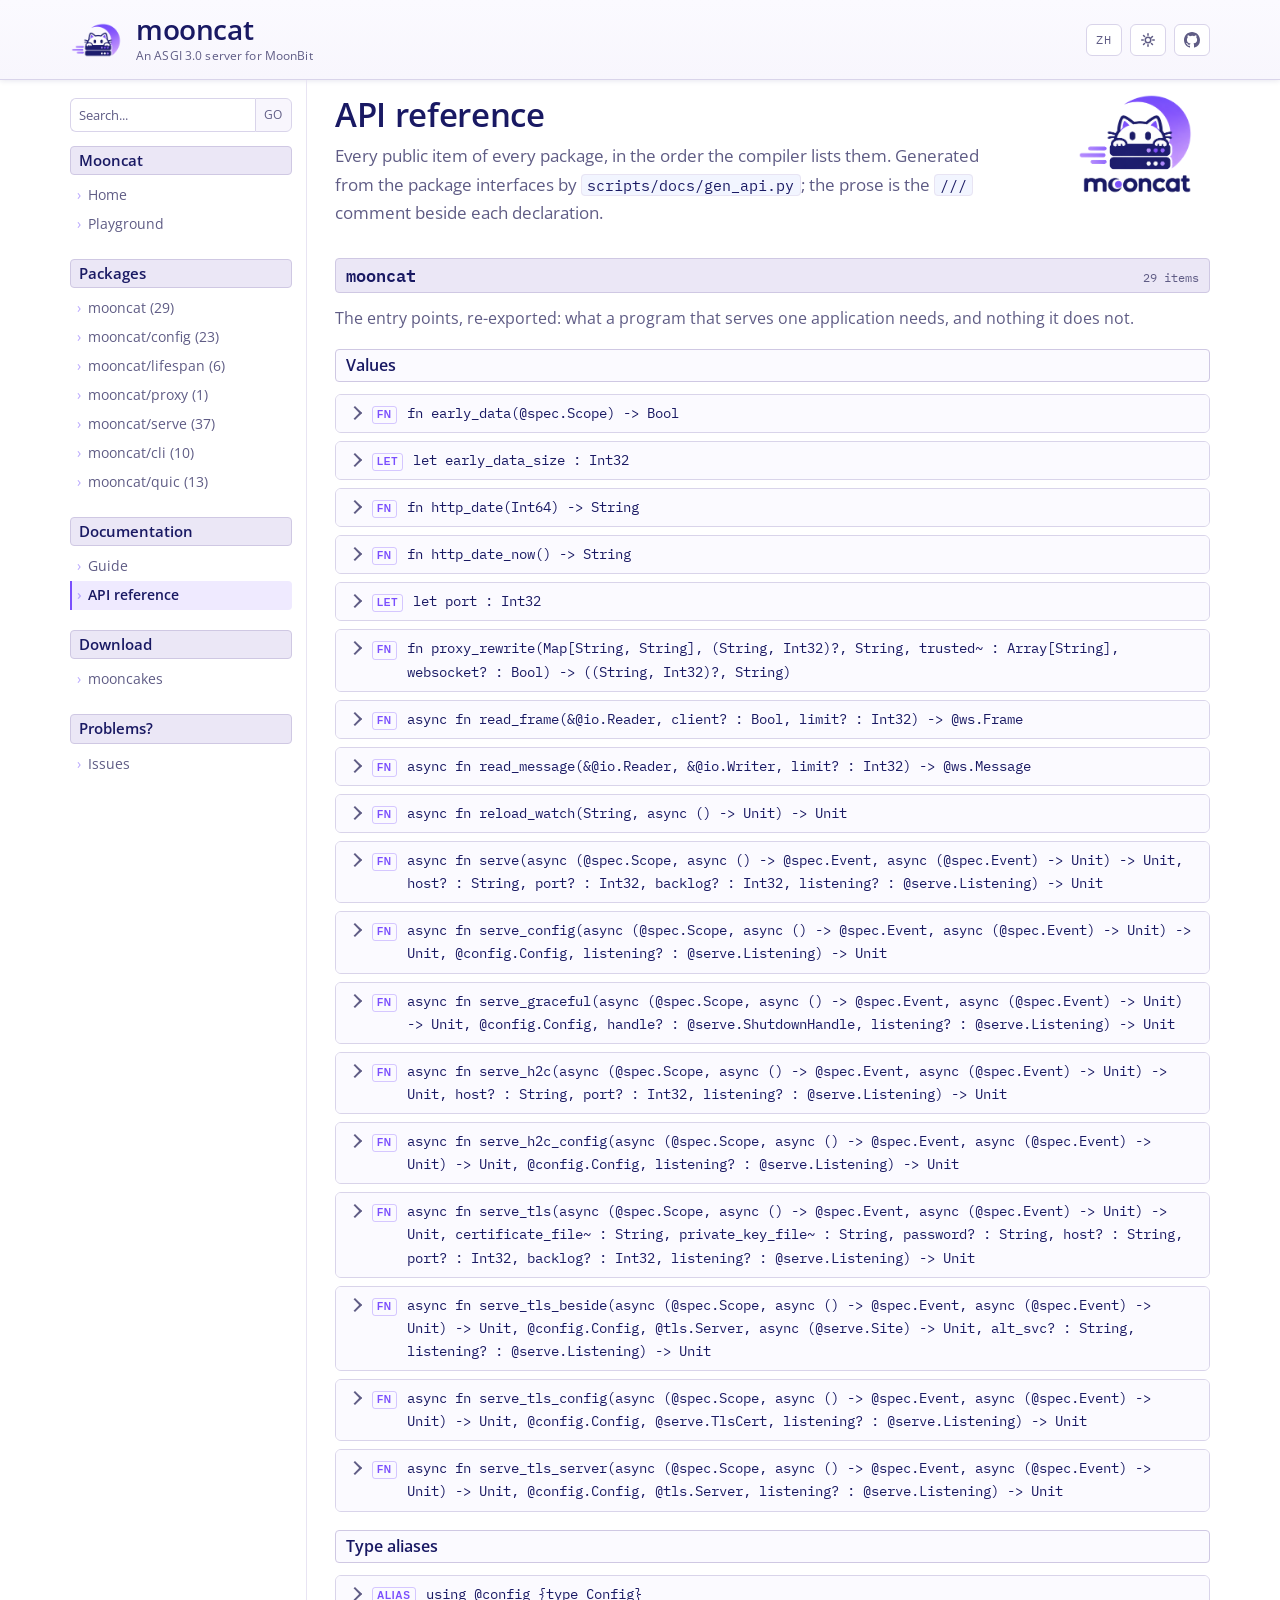
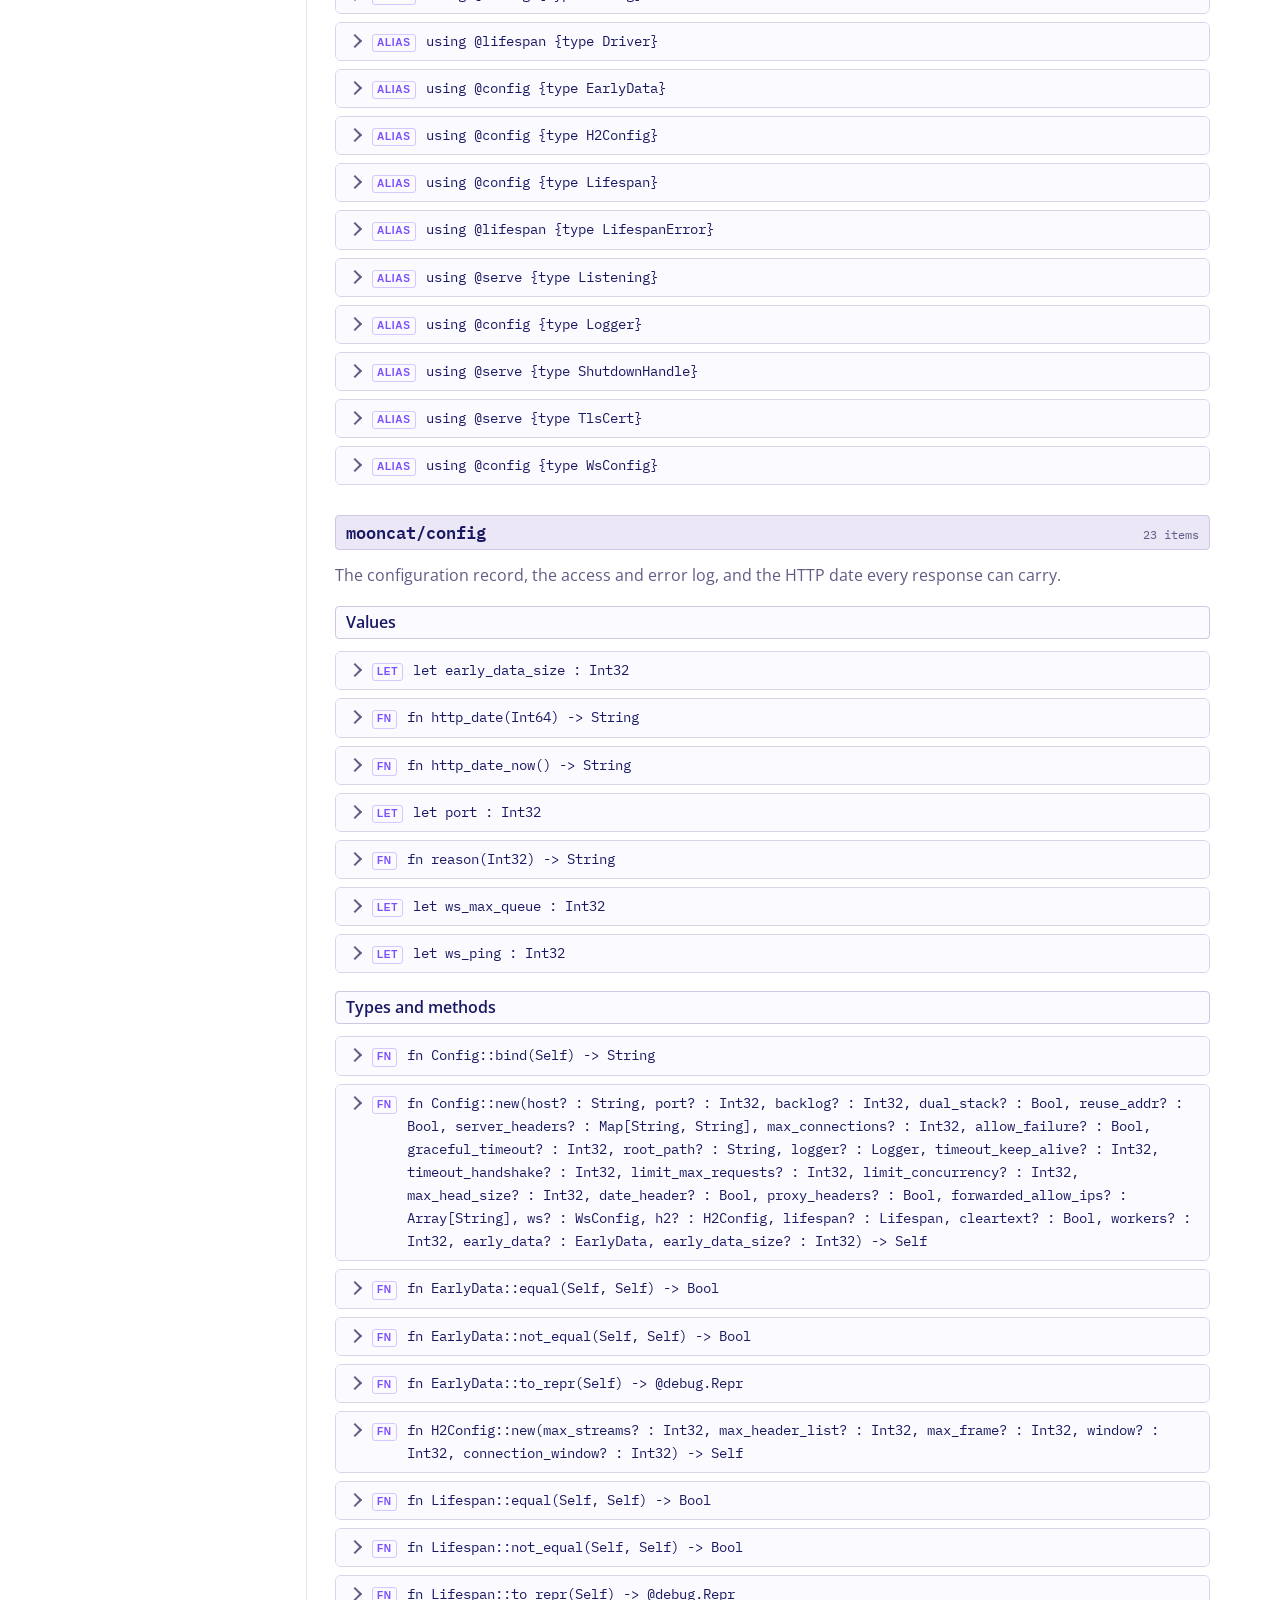
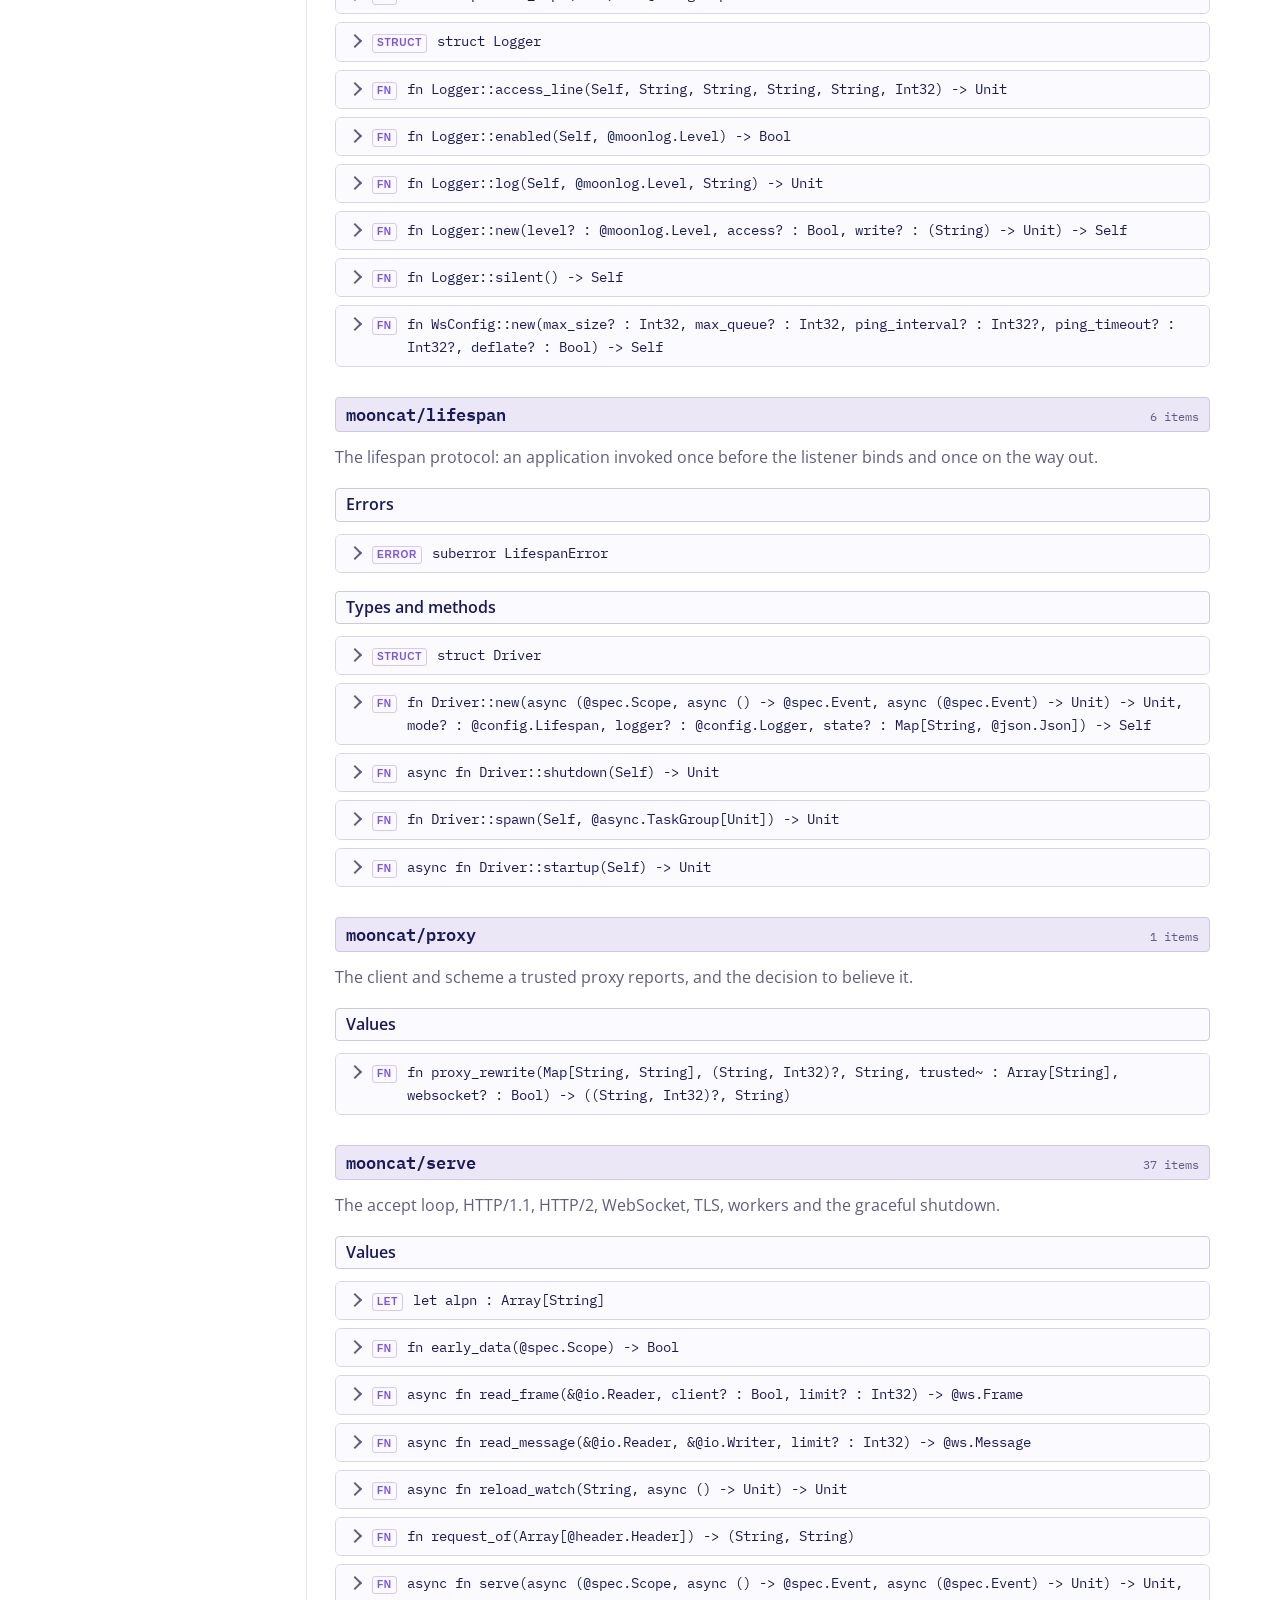
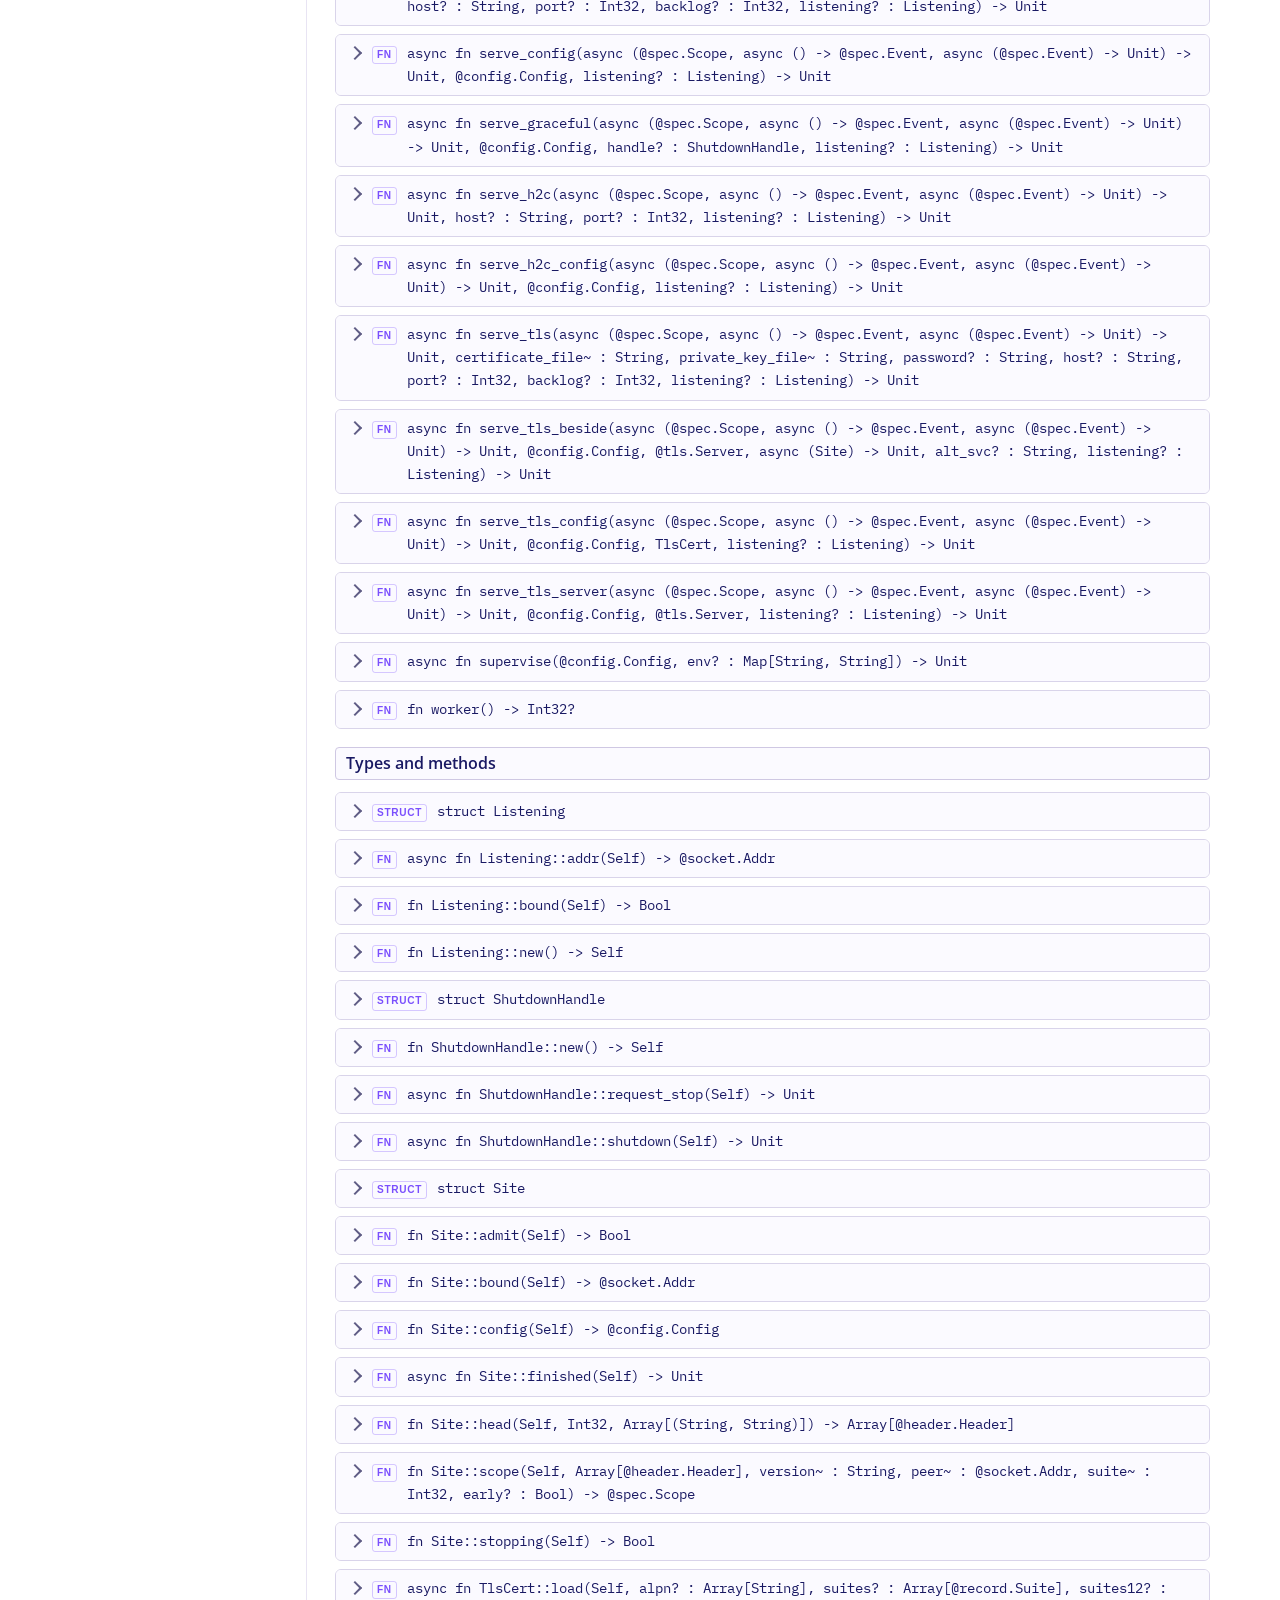
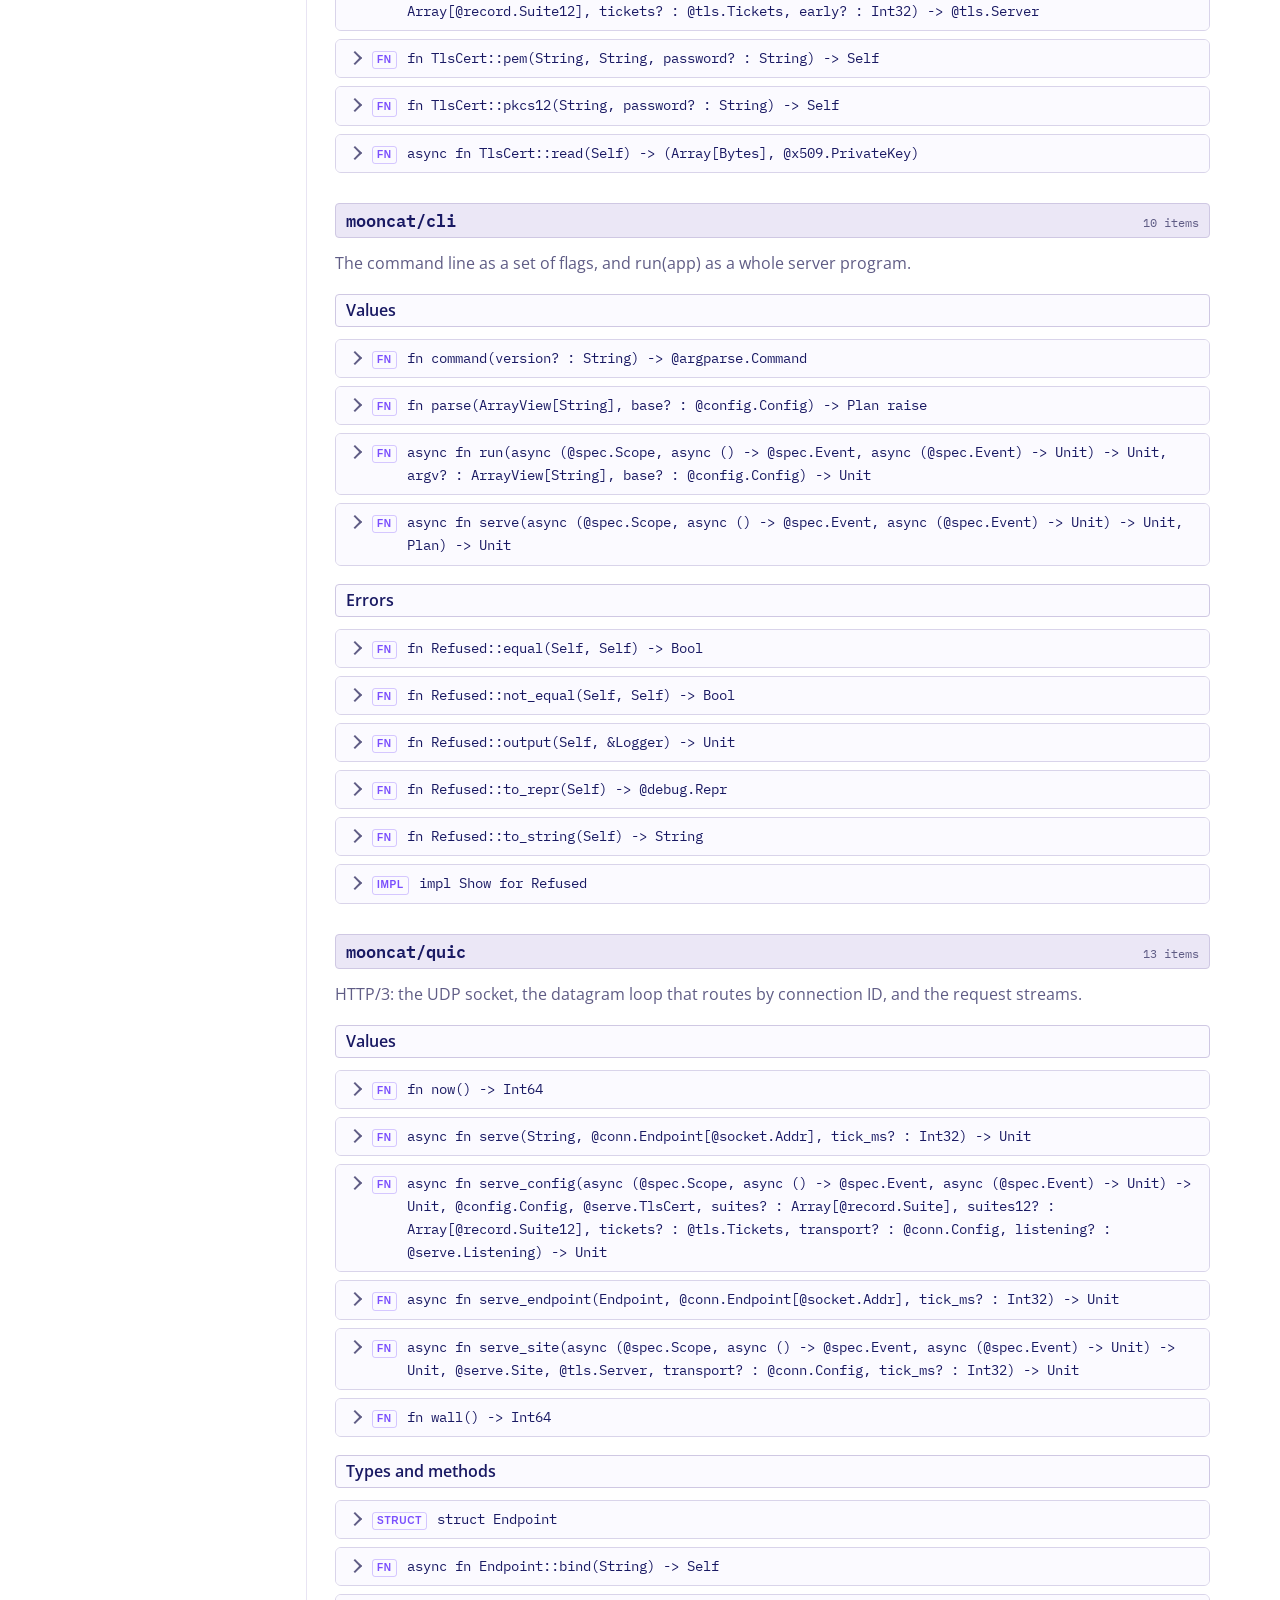
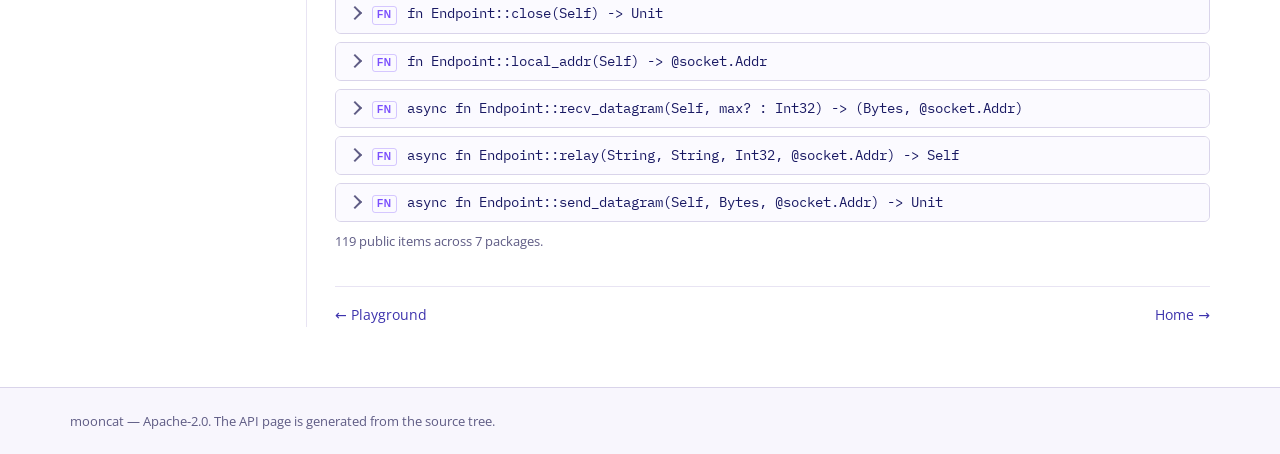
<file: docs/api.html>
<!doctype html>
<html lang="en" data-root=".">
<head>
<meta charset="utf-8">
<meta name="viewport" content="width=device-width, initial-scale=1">
<title>API reference — mooncat</title>
<meta name="description" content="Every public type, function, constant and method of mooncat, generated from the package interfaces.">
<meta name="color-scheme" content="light dark">
<meta name="theme-color" content="#f7f5ff" media="(prefers-color-scheme: light)">
<meta name="theme-color" content="#0f0e1e" media="(prefers-color-scheme: dark)">
<link rel="canonical" href="https://moonbitstack.github.io/mooncat/api.html">
<meta property="og:type" content="website">
<meta property="og:site_name" content="mooncat">
<meta property="og:title" content="API reference — mooncat">
<meta property="og:description" content="Every public type, function, constant and method of mooncat, generated from the package interfaces.">
<meta property="og:url" content="https://moonbitstack.github.io/mooncat/api.html">
<meta property="og:image" content="https://moonbitstack.github.io/mooncat/assets/og.png">
<meta property="og:image:width" content="1200">
<meta property="og:image:height" content="630">
<meta property="og:locale" content="en">
<meta name="twitter:card" content="summary_large_image">
<meta name="twitter:title" content="API reference — mooncat">
<meta name="twitter:description" content="Every public type, function, constant and method of mooncat, generated from the package interfaces.">
<meta name="twitter:image" content="https://moonbitstack.github.io/mooncat/assets/og.png">
<link rel="icon" href="assets/favicon.png" type="image/png">
<link rel="preconnect" href="https://fonts.googleapis.com">
<link rel="preconnect" href="https://fonts.gstatic.com" crossorigin>
<link href="https://fonts.googleapis.com/css2?family=Open+Sans:wght@400;600;700&family=IBM+Plex+Mono:wght@400;500&display=swap" rel="stylesheet">
<link rel="stylesheet" href="assets/site.css">
</head>
<body>

<a class="skip" href="#middle">Skip to content</a>
<div class="progress" aria-hidden="true"><i></i></div>

<header id="header">
  <div class="wrap">
    <div class="head">
      <a class="brand" href="./index.html">
        <img id="logo" src="assets/logo/mark-light.png" data-light="assets/logo/mark-light.png" data-dark="assets/logo/mark-dark.png" data-egg-light="assets/logo/mark-light.png" data-egg-dark="assets/logo/mark-dark.png" alt="mooncat" width="52" height="52">
        <span class="name">
          <b data-word="mooncat" data-egg-word="Mooncat">mooncat</b>
          <span>An ASGI 3.0 server for MoonBit</span>
        </span>
      </a>
      <div class="head-tools">
        <a class="lang" href="./zh/api.html" hreflang="zh" title="中文">ZH</a>
        <button id="theme" type="button" aria-label="Switch theme">
          <svg class="i-sun" viewBox="0 0 16 16" aria-hidden="true" fill="currentColor"><path d="M8 1a.75.75 0 0 1 .75.75v1.5a.75.75 0 0 1-1.5 0v-1.5A.75.75 0 0 1 8 1Zm0 11a.75.75 0 0 1 .75.75v1.5a.75.75 0 0 1-1.5 0v-1.5A.75.75 0 0 1 8 12Zm7-4a.75.75 0 0 1-.75.75h-1.5a.75.75 0 0 1 0-1.5h1.5A.75.75 0 0 1 15 8ZM4 8a.75.75 0 0 1-.75.75h-1.5a.75.75 0 0 1 0-1.5h1.5A.75.75 0 0 1 4 8Zm9.02-4.02a.75.75 0 0 1 0 1.06l-1.06 1.06a.75.75 0 1 1-1.06-1.06l1.06-1.06a.75.75 0 0 1 1.06 0ZM5.1 10.9a.75.75 0 0 1 0 1.06L4.04 13.02a.75.75 0 0 1-1.06-1.06L4.04 10.9a.75.75 0 0 1 1.06 0Zm7.92 2.12a.75.75 0 0 1-1.06 0L10.9 11.96a.75.75 0 0 1 1.06-1.06l1.06 1.06a.75.75 0 0 1 0 1.06ZM5.1 5.1a.75.75 0 0 1-1.06 0L2.98 4.04a.75.75 0 0 1 1.06-1.06L5.1 4.04a.75.75 0 0 1 0 1.06ZM8 4.5a3.5 3.5 0 1 0 0 7 3.5 3.5 0 0 0 0-7Zm0 1.5a2 2 0 1 1 0 4 2 2 0 0 1 0-4Z"/></svg>
          <svg class="i-moon" viewBox="0 0 16 16" aria-hidden="true" fill="currentColor"><path transform="scale(1.12) translate(-0.86 -0.86)" d="M14 8.53A6 6 0 1 1 7.47 2 4.67 4.67 0 0 0 14 8.53z"/></svg>
        </button>
        <a class="gh" href="https://github.com/moonbitstack/mooncat" title="Source on GitHub">
          <svg viewBox="0 0 16 16" aria-hidden="true" fill="currentColor"><path d="M8 0C3.58 0 0 3.58 0 8c0 3.54 2.29 6.53 5.47 7.59.4.07.55-.17.55-.38 0-.19-.01-.82-.01-1.49-2.01.37-2.53-.49-2.69-.94-.09-.23-.48-.94-.82-1.13-.28-.15-.68-.52-.01-.53.63-.01 1.08.58 1.23.82.72 1.21 1.87.87 2.33.66.07-.52.28-.87.51-1.07-1.78-.2-3.64-.89-3.64-3.95 0-.87.31-1.59.82-2.15-.08-.2-.36-1.02.08-2.12 0 0 .67-.21 2.2.82a7.4 7.4 0 0 1 2-.27c.68 0 1.36.09 2 .27 1.53-1.04 2.2-.82 2.2-.82.44 1.1.16 1.92.08 2.12.51.56.82 1.27.82 2.15 0 3.07-1.87 3.75-3.65 3.95.29.25.54.73.54 1.48 0 1.07-.01 1.93-.01 2.2 0 .21.15.46.55.38A8.01 8.01 0 0 0 16 8c0-4.42-3.58-8-8-8Z"/></svg>
        </a>
      </div>    </div>
  </div>
</header>

<main id="middle" tabindex="-1">
<nav id="side" aria-label="Documentation navigation">
  <form class="search" id="search-form" role="search">
    <label class="sr-only" for="q">Search the documentation</label>
    <input id="q" type="search" placeholder="Search..." autocomplete="off">
    <button type="submit">GO</button>
    <ul class="hits" hidden></ul>
  </form>
  <div class="grp">
    <h2>Mooncat</h2>
    <ul>
      <li><a href="index.html">Home</a></li>
      <li><a href="playground.html">Playground</a></li>
    </ul>
  </div>
  <div class="grp">
    <h2>Packages</h2>
    <ul>
      <li><a href="#moonbitstack-mooncat">mooncat (29)</a></li>
      <li><a href="#moonbitstack-mooncat-config">mooncat/config (23)</a></li>
      <li><a href="#moonbitstack-mooncat-lifespan">mooncat/lifespan (6)</a></li>
      <li><a href="#moonbitstack-mooncat-proxy">mooncat/proxy (1)</a></li>
      <li><a href="#moonbitstack-mooncat-serve">mooncat/serve (37)</a></li>
      <li><a href="#moonbitstack-mooncat-cli">mooncat/cli (10)</a></li>
      <li><a href="#moonbitstack-mooncat-quic">mooncat/quic (13)</a></li>
    </ul>
  </div>
  <div class="grp">
    <h2>Documentation</h2>
    <ul>
      <li><a href="guide.html">Guide</a></li>
      <li><a href="api.html" aria-current="page">API reference</a></li>
    </ul>
  </div>
  <div class="grp">
    <h2>Download</h2>
    <ul>
      <li><a href="https://mooncakes.io/docs/moonbitstack/mooncat">mooncakes</a></li>
    </ul>
  </div>
  <div class="grp">
    <h2>Problems?</h2>
    <ul>
      <li><a href="https://github.com/moonbitstack/mooncat/issues">Issues</a></li>
    </ul>
  </div>
</nav>
<article class="content">
<img class="corner" src="assets/logo/en-light.png" data-light="assets/logo/en-light.png" data-dark="assets/logo/en-dark.png" data-egg-light="assets/logo/egg-light.png" data-egg-dark="assets/logo/egg-dark.png" alt="" width="150" height="114">
<h1>API reference</h1>
<p class="lede">Every public item of every package, in the order the compiler lists them. Generated from the package interfaces by <code>scripts/docs/gen_api.py</code>; the prose is the <code>///</code> comment beside each declaration.</p>
<section class="section pkg" id="moonbitstack-mooncat">
<h2 class="bar">mooncat<span class="aside">29 items</span></h2>
<p class="pkg-desc">The entry points, re-exported: what a program that serves one application needs, and nothing it does not.</p>
<h3 class="bar">Values</h3>
<details class="item" id="mooncat--early_data" data-item="pub fn early_data(@spec.Scope) -&gt; Bool">
<summary><span class="caret"></span><span class="kind">fn</span><span class="sig">fn early_data(@spec.Scope) -&gt; Bool</span></summary>
<div class="body">
<p>Whether this scope&#x27;s request may be a replay: it arrived in 0-RTT, before the handshake that would have proved the client owns its address (RFC 8470). A request forwarded by a proxy that took it in 0-RTT says so with <code>Early-Data: 1</code>, so both are read.</p>
</div></details>
<details class="item" id="mooncat--early_data_size" data-item="pub let early_data_size : Int32">
<summary><span class="caret"></span><span class="kind">let</span><span class="sig">let early_data_size : Int32</span></summary>
<div class="body">
<p>How much a client may send in 0-RTT under one ticket, in bytes: 16 KiB, room for a request head and a small body, small enough that replaying one costs little.</p>
</div></details>
<details class="item" id="mooncat--http_date" data-item="pub fn http_date(Int64) -&gt; String">
<summary><span class="caret"></span><span class="kind">fn</span><span class="sig">fn http_date(Int64) -&gt; String</span></summary>
<div class="body">
<p>Format a Unix-epoch millisecond count as an HTTP-date in the IMF-fixdate form RFC 7231 §7.1.1.1 makes mandatory for a <code>Date</code> header: <code>Sun, 06 Nov 1994 08:49:37 GMT</code>, always GMT, always fixed-width.</p><p>The calendar and the format are moondate&#x27;s; what is here is the millisecond clock mooncat reads, brought down to the whole second the header is written to.</p>
</div></details>
<details class="item" id="mooncat--http_date_now" data-item="pub fn http_date_now() -&gt; String">
<summary><span class="caret"></span><span class="kind">fn</span><span class="sig">fn http_date_now() -&gt; String</span></summary>
<div class="body">
<p>The current instant as an HTTP-date, reformatted only when the epoch second has moved on.</p>
</div></details>
<details class="item" id="mooncat--port" data-item="pub let port : Int32">
<summary><span class="caret"></span><span class="kind">let</span><span class="sig">let port : Int32</span></summary>
<div class="body">
<p>The default port for the TCP serving entry points.</p><p>HTTP/1.1, WebSocket upgrades and HTTP/2 share one listener, told apart by ALPN under TLS and by the HTTP/2 preface in the clear. <code>quic_serve</code> takes an explicit UDP address; it may use the same number because UDP and TCP have separate port spaces.</p>
</div></details>
<details class="item" id="mooncat--proxy_rewrite" data-item="pub fn proxy_rewrite(Map[String, String], (String, Int32)?, String, trusted~ : Array[String], websocket? : Bool) -&gt; ((String, Int32)?, String)">
<summary><span class="caret"></span><span class="kind">fn</span><span class="sig">fn proxy_rewrite(Map[String, String], (String, Int32)?, String, trusted~ : Array[String], websocket? : Bool) -&gt; ((String, Int32)?, String)</span></summary>
<div class="body">
<p>Rewrite a request&#x27;s <code>client</code> and <code>scheme</code> from a trusted proxy&#x27;s forwarding headers (← uvicorn&#x27;s <code>ProxyHeadersMiddleware</code>).</p><p>Nothing is rewritten unless the peer itself is trusted: these headers are attacker-controlled, and believing them from an arbitrary client lets that client name any address it likes for a rate limiter, an allowlist or an audit log. Behind a proxy the peer is the proxy, which is why <code>forwarded_allow_ips</code> defaults to <code>127.0.0.1</code> and not to <code>*</code>.</p><p><code>X-Forwarded-For</code> yields the chain&#x27;s leftmost entry with port <code>0</code>, since a forwarded chain carries no port. <code>X-Forwarded-Proto</code> replaces the scheme, mapped to <code>wss</code>/<code>ws</code> for a WebSocket scope, whose scheme names differ from the <code>https</code>/<code>http</code> the header spells.</p>
</div></details>
<details class="item" id="mooncat--read_frame" data-item="pub async fn read_frame(&amp;@io.Reader, client? : Bool, limit? : Int32) -&gt; @ws.Frame">
<summary><span class="caret"></span><span class="kind">fn</span><span class="sig">async fn read_frame(&amp;@io.Reader, client? : Bool, limit? : Int32) -&gt; @ws.Frame</span></summary>
<div class="body">
<p>One frame off a stream (RFC 6455 §5.2).</p><p>The header is read in the order the format is laid out — two bytes, then the extended length, then the mask — and <code>@ws.check</code> runs on the header before the payload is read, so an enormous announced length is refused rather than allocated.</p><p><code>client</code> is the server&#x27;s position by default: a client&#x27;s frames must be masked (§5.1), so reading a server&#x27;s frames takes <code>client=false</code>. Raises <code>@ws.Refused</code> carrying the status the connection is then failed with, and passes the stream&#x27;s end through.</p>
</div></details>
<details class="item" id="mooncat--read_message" data-item="pub async fn read_message(&amp;@io.Reader, &amp;@io.Writer, limit? : Int32) -&gt; @ws.Message">
<summary><span class="caret"></span><span class="kind">fn</span><span class="sig">async fn read_message(&amp;@io.Reader, &amp;@io.Writer, limit? : Int32) -&gt; @ws.Message</span></summary>
<div class="body">
<p>One complete message off a stream, with the control frames between its fragments handled: a ping is answered on <code>writer</code>, a pong is dropped, and a close is echoed before the message comes back as that close.</p><p>This is the server&#x27;s receive path, so every frame must arrive masked. The reply frames go out unmasked because a server must not mask (§5.1).</p>
</div></details>
<details class="item" id="mooncat--reload_watch" data-item="pub async fn reload_watch(String, async () -&gt; Unit) -&gt; Unit">
<summary><span class="caret"></span><span class="kind">fn</span><span class="sig">async fn reload_watch(String, async () -&gt; Unit) -&gt; Unit</span></summary>
<div class="body">
<p>Watch <code>path</code> for source changes and fire <code>on_reload</code> on each batch of events (← uvicorn&#x27;s <code>--reload</code> file watcher). Backed by <code>@fs.Watcher</code>, which debounces and reports child-file events, so a save to any file under <code>path</code> triggers one reload. <code>on_reload</code> is where a supervisor re-execs the server; wiring it to a <code>ShutdownHandle</code> turns a file save into a graceful restart. Loops until its task is cancelled, always closing the watcher.</p>
</div></details>
<details class="item" id="mooncat--serve" data-item="pub async fn serve(async (@spec.Scope, async () -&gt; @spec.Event, async (@spec.Event) -&gt; Unit) -&gt; Unit, host? : String, port? : Int32, backlog? : Int32, listening? : @serve.Listening) -&gt; Unit">
<summary><span class="caret"></span><span class="kind">fn</span><span class="sig">async fn serve(async (@spec.Scope, async () -&gt; @spec.Event, async (@spec.Event) -&gt; Unit) -&gt; Unit, host? : String, port? : Int32, backlog? : Int32, listening? : @serve.Listening) -&gt; Unit</span></summary>
<div class="body">
<p>Serve under a plan already parsed, for a program that wants to look at the plan — or change it — before the socket opens.</p>
</div></details>
<details class="item" id="mooncat--serve_config" data-item="pub async fn serve_config(async (@spec.Scope, async () -&gt; @spec.Event, async (@spec.Event) -&gt; Unit) -&gt; Unit, @config.Config, listening? : @serve.Listening) -&gt; Unit">
<summary><span class="caret"></span><span class="kind">fn</span><span class="sig">async fn serve_config(async (@spec.Scope, async () -&gt; @spec.Event, async (@spec.Event) -&gt; Unit) -&gt; Unit, @config.Config, listening? : @serve.Listening) -&gt; Unit</span></summary>
<div class="body">
<p>Serve HTTP/1.1, HTTP/2 and HTTP/3 together under one certificate, TCP and UDP on the same port: the TCP side tells clients about HTTP/3 with <code>alt-svc</code> (RFC 7838).</p><p>With <code>workers</code> above 1 the TCP port is shared by the kernel, as for <code>serve_tls</code>, and the UDP port by this process: it holds the socket and passes each datagram to the worker whose number is in the connection id (see <code>route.mbt</code>).</p><p>Session resumption is on over TCP and UDP alike, each worker with keys of its own, so a ticket resumes only on the worker that sealed it. <code>tickets</code> chooses the keys: pass the same ones to share tickets across workers, or <code>@tls.tickets</code> to turn it off.</p><p><code>transport</code> is the QUIC configuration itself — Retry, the idle timeout, the flow-control credit. With <code>workers</code> above 1 it reaches this process only: the workers are started again from the command line, so they take the default, while everything on <code>Config</code> does reach them through the flags that were typed.</p><p><code>Config.early_data</code> decides what a request sent in 0-RTT gets: taken and marked with <code>Early-Data: 1</code>, answered <code>425 Too Early</code> without running the application, or not offered at all (RFC 8470). It is <code>Off</code> by default, so serving HTTP/3 does not offer a replayable request until the server opts in. <code>Config.early_data_size</code> is the allowance one ticket carries. Over TCP there is no early data whatever it says: a byte stream cannot hold a request back until the handshake says whether to take it, so only the QUIC listener offers any.</p>
</div></details>
<details class="item" id="mooncat--serve_graceful" data-item="pub async fn serve_graceful(async (@spec.Scope, async () -&gt; @spec.Event, async (@spec.Event) -&gt; Unit) -&gt; Unit, @config.Config, handle? : @serve.ShutdownHandle, listening? : @serve.Listening) -&gt; Unit">
<summary><span class="caret"></span><span class="kind">fn</span><span class="sig">async fn serve_graceful(async (@spec.Scope, async () -&gt; @spec.Event, async (@spec.Event) -&gt; Unit) -&gt; Unit, @config.Config, handle? : @serve.ShutdownHandle, listening? : @serve.Listening) -&gt; Unit</span></summary>
<div class="body">
<p>Serve a moonasgi application with a uvicorn-style process model: a graceful shutdown path over a single acceptor that spawns a concurrent handler per connection.</p><p>The lifespan protocol runs startup before the listener binds and shutdown on the way out. A single acceptor task spawns one handler task per connection, so requests are served concurrently, each through mooncat&#x27;s HTTP/1.1 codec and, on an upgrade, its WebSocket bridge. <code>serve</code>, <code>serve_config</code> and <code>serve_tls_config</code> run this same loop; this entry point adds the handle.</p><p>Shutdown is triggered by <code>handle.shutdown()</code> / <code>handle.request_stop()</code>, by reaching <code>Config::limit_max_requests</code>, or by a signal the runtime turns into global cancellation (see the boundary note below). All three converge on one sequence, run under <code>protect_from_cancel</code> so a signal can&#x27;t abort it midway: stop accepting (cancel the acceptor), drain in-flight requests (bounded by <code>Config::graceful_timeout</code>), run the ASGI lifespan shutdown, then close the listener.</p><p>The acceptor honours the connection ceilings: <code>max_connections</code> gates accepting, so a full server leaves the next client in the listen queue rather than accepting it and sitting on it, and <code>allow_failure</code> decides whether one bad connection is contained or brings the server down. <code>limit_concurrency</code> is the other kind of ceiling — a request arriving past it is answered <code>503</code> rather than queued.</p><p>## Several workers</p><p>With <code>Config::workers</code> above 1 this process only supervises: see <code>supervise</code>. Each worker comes back through this same function, binds the port under <code>SO_REUSEPORT</code>, and serves as described here.</p><p>## Signal boundary</p><p>The only signal hook <code>moonbitlang/async</code> exposes is <code>@signal.set_global_cancellation_signals</code>, which cancels the whole task tree on SIGINT/SIGTERM. mooncat catches that cancellation and still runs lifespan shutdown and closes the listener under <code>protect_from_cancel</code>; but a signal also cancels the in-flight handler tasks, so drain-before-close is only fully honoured on the programmatic <code>ShutdownHandle</code> path. That matches uvicorn&#x27;s own escalation: a first signal drains, a second forces exit.</p>
</div></details>
<details class="item" id="mooncat--serve_h2c" data-item="pub async fn serve_h2c(async (@spec.Scope, async () -&gt; @spec.Event, async (@spec.Event) -&gt; Unit) -&gt; Unit, host? : String, port? : Int32, listening? : @serve.Listening) -&gt; Unit">
<summary><span class="caret"></span><span class="kind">fn</span><span class="sig">async fn serve_h2c(async (@spec.Scope, async () -&gt; @spec.Event, async (@spec.Event) -&gt; Unit) -&gt; Unit, host? : String, port? : Int32, listening? : @serve.Listening) -&gt; Unit</span></summary>
<div class="body">
<p>Serve a moonasgi ASGI application over <b>HTTP/2 cleartext (h2c)</b> only — the prior-knowledge, no-TLS HTTP/2 profile (RFC 9113 §3.3). Convenience wrapper over <code>serve_h2c_config</code> that builds a <code>Config</code> from <code>host</code> / <code>port</code>. Blocks in the accept loop until the running task is cancelled.</p><p><code>serve</code> and <code>serve_tls</code> speak HTTP/2 as well, beside HTTP/1.1 on the same port; this entry point is for a listener that is to speak nothing else.</p>
</div></details>
<details class="item" id="mooncat--serve_h2c_config" data-item="pub async fn serve_h2c_config(async (@spec.Scope, async () -&gt; @spec.Event, async (@spec.Event) -&gt; Unit) -&gt; Unit, @config.Config, listening? : @serve.Listening) -&gt; Unit">
<summary><span class="caret"></span><span class="kind">fn</span><span class="sig">async fn serve_h2c_config(async (@spec.Scope, async () -&gt; @spec.Event, async (@spec.Event) -&gt; Unit) -&gt; Unit, @config.Config, listening? : @serve.Listening) -&gt; Unit</span></summary>
<div class="body">
<p>Serve a moonasgi ASGI application over h2c under an explicit <code>Config</code>: the same serving loop as <code>serve_config</code>, with its lifespan, limits, logging and graceful shutdown, on a listener that speaks HTTP/2 alone.</p>
</div></details>
<details class="item" id="mooncat--serve_tls" data-item="pub async fn serve_tls(async (@spec.Scope, async () -&gt; @spec.Event, async (@spec.Event) -&gt; Unit) -&gt; Unit, certificate_file~ : String, private_key_file~ : String, password? : String, host? : String, port? : Int32, backlog? : Int32, listening? : @serve.Listening) -&gt; Unit">
<summary><span class="caret"></span><span class="kind">fn</span><span class="sig">async fn serve_tls(async (@spec.Scope, async () -&gt; @spec.Event, async (@spec.Event) -&gt; Unit) -&gt; Unit, certificate_file~ : String, private_key_file~ : String, password? : String, host? : String, port? : Int32, backlog? : Int32, listening? : @serve.Listening) -&gt; Unit</span></summary>
<div class="body">
<p>Serve a moonasgi ASGI application over native HTTP/1.1 <b>over TLS</b> (HTTPS, ← uvicorn&#x27;s <code>--ssl-certfile</code>/<code>--ssl-keyfile</code>). Convenience wrapper over <code>serve_tls_config</code> that builds the <code>Config</code> from <code>host</code>/<code>port</code>/<code>backlog</code> and the certificate paths.</p><p>Runs the full ASGI lifespan protocol around the accept loop (startup before the listener binds, shutdown on exit — even under cancellation), then, for every accepted connection, completes a TLS handshake and serves HTTP/2 when ALPN settles on <code>h2</code>, HTTP/1.1 otherwise.</p><p>A WebSocket upgrade on an HTTP/1.1 connection is served too (<code>wss://</code>): the 101, the subprotocol echo and the frames all travel over the encrypted stream.</p>
</div></details>
<details class="item" id="mooncat--serve_tls_beside" data-item="pub async fn serve_tls_beside(async (@spec.Scope, async () -&gt; @spec.Event, async (@spec.Event) -&gt; Unit) -&gt; Unit, @config.Config, @tls.Server, async (@serve.Site) -&gt; Unit, alt_svc? : String, listening? : @serve.Listening) -&gt; Unit">
<summary><span class="caret"></span><span class="kind">fn</span><span class="sig">async fn serve_tls_beside(async (@spec.Scope, async () -&gt; @spec.Event, async (@spec.Event) -&gt; Unit) -&gt; Unit, @config.Config, @tls.Server, async (@serve.Site) -&gt; Unit, alt_svc? : String, listening? : @serve.Listening) -&gt; Unit</span></summary>
<div class="body">
<p>Serve over HTTPS with another listener beside the TCP one, which runs from the moment the application has started until the requests in flight everywhere have drained.</p><p><code>alt_svc</code> is a header value to advertise the neighbour with, in which <code>{port}</code> is replaced by the port the socket actually got — which is the only way to name it when the caller asked for port 0.</p>
</div></details>
<details class="item" id="mooncat--serve_tls_config" data-item="pub async fn serve_tls_config(async (@spec.Scope, async () -&gt; @spec.Event, async (@spec.Event) -&gt; Unit) -&gt; Unit, @config.Config, @serve.TlsCert, listening? : @serve.Listening) -&gt; Unit">
<summary><span class="caret"></span><span class="kind">fn</span><span class="sig">async fn serve_tls_config(async (@spec.Scope, async () -&gt; @spec.Event, async (@spec.Event) -&gt; Unit) -&gt; Unit, @config.Config, @serve.TlsCert, listening? : @serve.Listening) -&gt; Unit</span></summary>
<div class="body">
<p>Serve a moonasgi ASGI application over HTTPS under an explicit <code>Config</code> and <code>TlsCert</code>. Mirrors <code>serve_config</code>: lifespan startup is driven before the listener binds and shutdown on the way out (guarded by <code>protect_from_cancel</code> so it still runs when the serving task is cancelled), and each accepted connection completes a TLS handshake within <code>timeout_handshake</code> and then runs the same loop as a plain one.</p>
</div></details>
<details class="item" id="mooncat--serve_tls_server" data-item="pub async fn serve_tls_server(async (@spec.Scope, async () -&gt; @spec.Event, async (@spec.Event) -&gt; Unit) -&gt; Unit, @config.Config, @tls.Server, listening? : @serve.Listening) -&gt; Unit">
<summary><span class="caret"></span><span class="kind">fn</span><span class="sig">async fn serve_tls_server(async (@spec.Scope, async () -&gt; @spec.Event, async (@spec.Event) -&gt; Unit) -&gt; Unit, @config.Config, @tls.Server, listening? : @serve.Listening) -&gt; Unit</span></summary>
<div class="body">
<p>Serve over HTTPS with a TLS configuration built by the caller: the suites, the groups, the ALPN list and the certificates are all <code>server</code>&#x27;s. <code>serve_tls_config</code> is this with the configuration read from PEM files.</p>
</div></details>
<h3 class="bar">Type aliases</h3>
<details class="item" id="mooncat--pub-using-config-type" data-item="pub using @config {type Config}">
<summary><span class="caret"></span><span class="kind">alias</span><span class="sig">using @config {type Config}</span></summary>
<div class="body">
<p class="alias">Re-exported from <code>mooncat/config</code>; <a href="#config--Config">documented there</a>.</p>
</div></details>
<details class="item" id="mooncat--pub-using-lifespan-typ" data-item="pub using @lifespan {type Driver}">
<summary><span class="caret"></span><span class="kind">alias</span><span class="sig">using @lifespan {type Driver}</span></summary>
<div class="body">
<p class="alias">Re-exported from <code>mooncat/lifespan</code>; <a href="#lifespan--Driver">documented there</a>.</p>
</div></details>
<details class="item" id="mooncat--pub-using-config-type" data-item="pub using @config {type EarlyData}">
<summary><span class="caret"></span><span class="kind">alias</span><span class="sig">using @config {type EarlyData}</span></summary>
<div class="body">
<p class="alias">Re-exported from <code>mooncat/config</code>; <a href="#config--EarlyData">documented there</a>.</p>
</div></details>
<details class="item" id="mooncat--pub-using-config-type" data-item="pub using @config {type H2Config}">
<summary><span class="caret"></span><span class="kind">alias</span><span class="sig">using @config {type H2Config}</span></summary>
<div class="body">
<p class="alias">Re-exported from <code>mooncat/config</code>; <a href="#config--H2Config">documented there</a>.</p>
</div></details>
<details class="item" id="mooncat--pub-using-config-type" data-item="pub using @config {type Lifespan}">
<summary><span class="caret"></span><span class="kind">alias</span><span class="sig">using @config {type Lifespan}</span></summary>
<div class="body">
<p class="alias">Re-exported from <code>mooncat/config</code>; <a href="#config--Lifespan">documented there</a>.</p>
</div></details>
<details class="item" id="mooncat--pub-using-lifespan-typ" data-item="pub using @lifespan {type LifespanError}">
<summary><span class="caret"></span><span class="kind">alias</span><span class="sig">using @lifespan {type LifespanError}</span></summary>
<div class="body">
<p class="alias">Re-exported from <code>mooncat/lifespan</code>; <a href="#lifespan--LifespanError">documented there</a>.</p>
</div></details>
<details class="item" id="mooncat--pub-using-serve-type-L" data-item="pub using @serve {type Listening}">
<summary><span class="caret"></span><span class="kind">alias</span><span class="sig">using @serve {type Listening}</span></summary>
<div class="body">
<p class="alias">Re-exported from <code>mooncat/serve</code>; <a href="#serve--Listening">documented there</a>.</p>
</div></details>
<details class="item" id="mooncat--pub-using-config-type" data-item="pub using @config {type Logger}">
<summary><span class="caret"></span><span class="kind">alias</span><span class="sig">using @config {type Logger}</span></summary>
<div class="body">
<p class="alias">Re-exported from <code>mooncat/config</code>; <a href="#config--Logger">documented there</a>.</p>
</div></details>
<details class="item" id="mooncat--pub-using-serve-type-S" data-item="pub using @serve {type ShutdownHandle}">
<summary><span class="caret"></span><span class="kind">alias</span><span class="sig">using @serve {type ShutdownHandle}</span></summary>
<div class="body">
<p class="alias">Re-exported from <code>mooncat/serve</code>; <a href="#serve--ShutdownHandle">documented there</a>.</p>
</div></details>
<details class="item" id="mooncat--pub-using-serve-type-T" data-item="pub using @serve {type TlsCert}">
<summary><span class="caret"></span><span class="kind">alias</span><span class="sig">using @serve {type TlsCert}</span></summary>
<div class="body">
<p class="alias">Re-exported from <code>mooncat/serve</code>; <a href="#serve--TlsCert">documented there</a>.</p>
</div></details>
<details class="item" id="mooncat--pub-using-config-type" data-item="pub using @config {type WsConfig}">
<summary><span class="caret"></span><span class="kind">alias</span><span class="sig">using @config {type WsConfig}</span></summary>
<div class="body">
<p class="alias">Re-exported from <code>mooncat/config</code>; <a href="#config--WsConfig">documented there</a>.</p>
</div></details>
</section>
<section class="section pkg" id="moonbitstack-mooncat-config">
<h2 class="bar">mooncat/config<span class="aside">23 items</span></h2>
<p class="pkg-desc">The configuration record, the access and error log, and the HTTP date every response can carry.</p>
<h3 class="bar">Values</h3>
<details class="item" id="config--early_data_size" data-item="pub let early_data_size : Int32">
<summary><span class="caret"></span><span class="kind">let</span><span class="sig">let early_data_size : Int32</span></summary>
<div class="body">
<p>How much a client may send in 0-RTT under one ticket, in bytes: 16 KiB, room for a request head and a small body, small enough that replaying one costs little.</p>
</div></details>
<details class="item" id="config--http_date" data-item="pub fn http_date(Int64) -&gt; String">
<summary><span class="caret"></span><span class="kind">fn</span><span class="sig">fn http_date(Int64) -&gt; String</span></summary>
<div class="body">
<p>Format a Unix-epoch millisecond count as an HTTP-date in the IMF-fixdate form RFC 7231 §7.1.1.1 makes mandatory for a <code>Date</code> header: <code>Sun, 06 Nov 1994 08:49:37 GMT</code>, always GMT, always fixed-width.</p><p>The calendar and the format are moondate&#x27;s; what is here is the millisecond clock mooncat reads, brought down to the whole second the header is written to.</p>
</div></details>
<details class="item" id="config--http_date_now" data-item="pub fn http_date_now() -&gt; String">
<summary><span class="caret"></span><span class="kind">fn</span><span class="sig">fn http_date_now() -&gt; String</span></summary>
<div class="body">
<p>The current instant as an HTTP-date, reformatted only when the epoch second has moved on.</p>
</div></details>
<details class="item" id="config--port" data-item="pub let port : Int32">
<summary><span class="caret"></span><span class="kind">let</span><span class="sig">let port : Int32</span></summary>
<div class="body">
<p>The default port for the TCP serving entry points.</p><p>HTTP/1.1, WebSocket upgrades and HTTP/2 share one listener, told apart by ALPN under TLS and by the HTTP/2 preface in the clear. <code>quic_serve</code> takes an explicit UDP address; it may use the same number because UDP and TCP have separate port spaces.</p>
</div></details>
<details class="item" id="config--reason" data-item="pub fn reason(Int32) -&gt; String">
<summary><span class="caret"></span><span class="kind">fn</span><span class="sig">fn reason(Int32) -&gt; String</span></summary>
<div class="body">
<p>The reason phrase an access line pairs with a status. Lives here rather than beside the native server because the access line is written on every backend.</p>
</div></details>
<details class="item" id="config--ws_max_queue" data-item="pub let ws_max_queue : Int32">
<summary><span class="caret"></span><span class="kind">let</span><span class="sig">let ws_max_queue : Int32</span></summary>
<div class="body">
<p>How many received messages wait for the application (uvicorn&#x27;s <code>--ws-max-queue</code>).</p>
</div></details>
<details class="item" id="config--ws_ping" data-item="pub let ws_ping : Int32">
<summary><span class="caret"></span><span class="kind">let</span><span class="sig">let ws_ping : Int32</span></summary>
<div class="body">
<p>The milliseconds between pings, and the wait for a pong (uvicorn&#x27;s 20 seconds each).</p>
</div></details>
<h3 class="bar">Types and methods</h3>
<details class="item" id="config--Config-bind" data-item="pub fn Config::bind(Self) -&gt; String">
<summary><span class="caret"></span><span class="kind">fn</span><span class="sig">fn Config::bind(Self) -&gt; String</span></summary>
<div class="body">
<p>The <code>host:port</code> string used to resolve the listen address.</p>
</div></details>
<details class="item" id="config--Config-new" data-item="pub fn Config::new(host? : String, port? : Int32, backlog? : Int32, dual_stack? : Bool, reuse_addr? : Bool, server_headers? : Map[String, String], max_connections? : Int32, allow_failure? : Bool, graceful_timeout? : Int32, root_path? : String, logger? : Logger, timeout_keep_alive? : Int32, timeout_handshake? : Int32, limit_max_requests? : Int32, limit_concurrency? : Int32, max_head_size? : Int32, date_header? : Bool, proxy_headers? : Bool, forwarded_allow_ips? : Array[String], ws? : WsConfig, h2? : H2Config, lifespan? : Lifespan, cleartext? : Bool, workers? : Int32, early_data? : EarlyData, early_data_size? : Int32) -&gt; Self">
<summary><span class="caret"></span><span class="kind">fn</span><span class="sig">fn Config::new(host? : String, port? : Int32, backlog? : Int32, dual_stack? : Bool, reuse_addr? : Bool, server_headers? : Map[String, String], max_connections? : Int32, allow_failure? : Bool, graceful_timeout? : Int32, root_path? : String, logger? : Logger, timeout_keep_alive? : Int32, timeout_handshake? : Int32, limit_max_requests? : Int32, limit_concurrency? : Int32, max_head_size? : Int32, date_header? : Bool, proxy_headers? : Bool, forwarded_allow_ips? : Array[String], ws? : WsConfig, h2? : H2Config, lifespan? : Lifespan, cleartext? : Bool, workers? : Int32, early_data? : EarlyData, early_data_size? : Int32) -&gt; Self</span></summary>
<div class="body">
<p>Build a <code>Config</code>, defaulting to uvicorn&#x27;s own defaults: host <code>127.0.0.1</code>, port <code>12000</code>, backlog <code>2048</code>, a 5-second idle keep-alive timeout, a 16 KiB request-head cap, the <code>Date</code> header on, proxy headers trusted from <code>127.0.0.1</code>, and no request-count or concurrency limit. Transport knobs default to the async server&#x27;s own defaults: <code>reuse_addr</code> on (uvicorn sets <code>SO_REUSEADDR</code>), single-stack binding, no extra response headers, an unbounded connection ceiling, and <code>allow_failure</code> on so a single failing handler never crashes the listener.</p><p><code>graceful_timeout</code> bounds how long <code>serve_graceful</code> waits for in-flight requests to drain before it runs lifespan shutdown anyway (← uvicorn&#x27;s <code>timeout_graceful_shutdown</code>); <code>None</code> waits until the last request finishes, as uvicorn does by default.</p><p><code>early_data</code> defaults to <code>Off</code>: early data can be replayed (RFC 8470 §2), so taking it is an explicit decision, not a side effect of enabling HTTP/3. nginx takes the same side with <code>ssl_early_data</code>, off unless switched on.</p>
</div></details>
<details class="item" id="config--EarlyData-equal" data-item="pub fn EarlyData::equal(Self, Self) -&gt; Bool">
<summary><span class="caret"></span><span class="kind">fn</span><span class="sig">fn EarlyData::equal(Self, Self) -&gt; Bool</span></summary>
<div class="body">
<p class="alias">From the type's <code>derive(Eq)</code>.</p>
</div></details>
<details class="item" id="config--EarlyData-not_equal" data-item="pub fn EarlyData::not_equal(Self, Self) -&gt; Bool">
<summary><span class="caret"></span><span class="kind">fn</span><span class="sig">fn EarlyData::not_equal(Self, Self) -&gt; Bool</span></summary>
<div class="body">
<p class="alias">From the type's <code>derive(Eq)</code>.</p>
</div></details>
<details class="item" id="config--EarlyData-to_repr" data-item="pub fn EarlyData::to_repr(Self) -&gt; @debug.Repr">
<summary><span class="caret"></span><span class="kind">fn</span><span class="sig">fn EarlyData::to_repr(Self) -&gt; @debug.Repr</span></summary>
<div class="body">
<p class="alias">From the type's <code>derive(Debug)</code>.</p>
</div></details>
<details class="item" id="config--H2Config-new" data-item="pub fn H2Config::new(max_streams? : Int32, max_header_list? : Int32, max_frame? : Int32, window? : Int32, connection_window? : Int32) -&gt; Self">
<summary><span class="caret"></span><span class="kind">fn</span><span class="sig">fn H2Config::new(max_streams? : Int32, max_header_list? : Int32, max_frame? : Int32, window? : Int32, connection_window? : Int32) -&gt; Self</span></summary>
<div class="body">
<p>A <code>H2Config</code> with every field at its default: 100 concurrent streams, a 64 KiB field block, 16 KiB frames, and 1 MiB of flow-control window on a stream and on the connection.</p>
</div></details>
<details class="item" id="config--Lifespan-equal" data-item="pub fn Lifespan::equal(Self, Self) -&gt; Bool">
<summary><span class="caret"></span><span class="kind">fn</span><span class="sig">fn Lifespan::equal(Self, Self) -&gt; Bool</span></summary>
<div class="body">
<p class="alias">From the type's <code>derive(Eq)</code>.</p>
</div></details>
<details class="item" id="config--Lifespan-not_equal" data-item="pub fn Lifespan::not_equal(Self, Self) -&gt; Bool">
<summary><span class="caret"></span><span class="kind">fn</span><span class="sig">fn Lifespan::not_equal(Self, Self) -&gt; Bool</span></summary>
<div class="body">
<p class="alias">From the type's <code>derive(Eq)</code>.</p>
</div></details>
<details class="item" id="config--Lifespan-to_repr" data-item="pub fn Lifespan::to_repr(Self) -&gt; @debug.Repr">
<summary><span class="caret"></span><span class="kind">fn</span><span class="sig">fn Lifespan::to_repr(Self) -&gt; @debug.Repr</span></summary>
<div class="body">
<p class="alias">From the type's <code>derive(Debug)</code>.</p>
</div></details>
<details class="item" id="config--Logger" data-item="pub struct Logger">
<summary><span class="caret"></span><span class="kind">struct</span><span class="sig">struct Logger</span></summary>
<div class="body">
<p>How much the server says, and where it goes.</p>
<pre class="fields">out : @moonlog.Logger
access : Bool</pre>
</div></details>
<details class="item" id="config--Logger-access_line" data-item="pub fn Logger::access_line(Self, String, String, String, String, Int32) -&gt; Unit">
<summary><span class="caret"></span><span class="kind">fn</span><span class="sig">fn Logger::access_line(Self, String, String, String, String, Int32) -&gt; Unit</span></summary>
<div class="body">
<p>Write the one-line-per-request access log (uvicorn&#x27;s <code>uvicorn.access</code>), in the same shape: peer, request line, status.</p>
</div></details>
<details class="item" id="config--Logger-enabled" data-item="pub fn Logger::enabled(Self, @moonlog.Level) -&gt; Bool">
<summary><span class="caret"></span><span class="kind">fn</span><span class="sig">fn Logger::enabled(Self, @moonlog.Level) -&gt; Bool</span></summary>
<div class="body">
<p>Whether a line at <code>level</code> would be written.</p>
</div></details>
<details class="item" id="config--Logger-log" data-item="pub fn Logger::log(Self, @moonlog.Level, String) -&gt; Unit">
<summary><span class="caret"></span><span class="kind">fn</span><span class="sig">fn Logger::log(Self, @moonlog.Level, String) -&gt; Unit</span></summary>
<div class="body">
<p>Write one server-lifecycle line (uvicorn&#x27;s <code>uvicorn.error</code> logger, which carries ordinary startup messages as well as failures).</p>
</div></details>
<details class="item" id="config--Logger-new" data-item="pub fn Logger::new(level? : @moonlog.Level, access? : Bool, write? : (String) -&gt; Unit) -&gt; Self">
<summary><span class="caret"></span><span class="kind">fn</span><span class="sig">fn Logger::new(level? : @moonlog.Level, access? : Bool, write? : (String) -&gt; Unit) -&gt; Self</span></summary>
<div class="body">
<p>A logger printing to stdout at <code>level</code>, with the access log on — uvicorn&#x27;s defaults. <code>access</code> off silences the per-request lines while keeping the server&#x27;s own.</p>
</div></details>
<details class="item" id="config--Logger-silent" data-item="pub fn Logger::silent() -&gt; Self">
<summary><span class="caret"></span><span class="kind">fn</span><span class="sig">fn Logger::silent() -&gt; Self</span></summary>
<div class="body">
<p>A logger that says nothing, for an embedder that does its own reporting or a test that would rather not have output.</p>
</div></details>
<details class="item" id="config--WsConfig-new" data-item="pub fn WsConfig::new(max_size? : Int32, max_queue? : Int32, ping_interval? : Int32?, ping_timeout? : Int32?, deflate? : Bool) -&gt; Self">
<summary><span class="caret"></span><span class="kind">fn</span><span class="sig">fn WsConfig::new(max_size? : Int32, max_queue? : Int32, ping_interval? : Int32?, ping_timeout? : Int32?, deflate? : Bool) -&gt; Self</span></summary>
<div class="body">
<p>A <code>WsConfig</code> from uvicorn&#x27;s defaults, <code>max_size</code> its 16 MiB.</p>
</div></details>
</section>
<section class="section pkg" id="moonbitstack-mooncat-lifespan">
<h2 class="bar">mooncat/lifespan<span class="aside">6 items</span></h2>
<p class="pkg-desc">The lifespan protocol: an application invoked once before the listener binds and once on the way out.</p>
<h3 class="bar">Errors</h3>
<details class="item" id="lifespan--LifespanError" data-item="pub suberror LifespanError">
<summary><span class="caret"></span><span class="kind">error</span><span class="sig">suberror LifespanError</span></summary>
<div class="body">
<p>Raised when the lifespan protocol stops the boot or reports a failed shutdown: the application sent <code>lifespan.startup.failed</code> or <code>lifespan.shutdown.failed</code>, or it raised under <code>Lifespan::On</code>. Carries the application&#x27;s message.</p>
<pre class="fields">LifespanError(String)</pre>
</div></details>
<h3 class="bar">Types and methods</h3>
<details class="item" id="lifespan--Driver" data-item="pub struct Driver">
<summary><span class="caret"></span><span class="kind">struct</span><span class="sig">struct Driver</span></summary>
<div class="body">
<p>Drives an application&#x27;s lifespan protocol (← uvicorn&#x27;s <code>LifespanOn</code>).</p><p>One invocation of the application runs under a <code>Lifespan</code> scope for the server&#x27;s whole life: <code>startup</code> sends <code>lifespan.startup</code> and waits for the answer, <code>shutdown</code> sends <code>lifespan.shutdown</code>. <code>state</code> is the scope&#x27;s namespace; the server gives every request scope a shallow copy, so what startup stores there reaches each request.</p><p><code>mode</code> is uvicorn&#x27;s <code>--lifespan</code>: under <code>Auto</code> an application that fails on the lifespan scope, as one serving only HTTP does, is taken not to speak the protocol and the server carries on; under <code>On</code> that failure stops the boot; under <code>Off</code> nothing runs.</p>
<pre class="fields">state : Map[String, @json.Json]</pre>
</div></details>
<details class="item" id="lifespan--Driver-new" data-item="pub fn Driver::new(async (@spec.Scope, async () -&gt; @spec.Event, async (@spec.Event) -&gt; Unit) -&gt; Unit, mode? : @config.Lifespan, logger? : @config.Logger, state? : Map[String, @json.Json]) -&gt; Self">
<summary><span class="caret"></span><span class="kind">fn</span><span class="sig">fn Driver::new(async (@spec.Scope, async () -&gt; @spec.Event, async (@spec.Event) -&gt; Unit) -&gt; Unit, mode? : @config.Lifespan, logger? : @config.Logger, state? : Map[String, @json.Json]) -&gt; Self</span></summary>
<div class="body">
<p>A driver for one application. <code>spawn</code> parks the application under a <code>Lifespan</code> scope, and <code>startup</code> / <code>shutdown</code> deliver the two messages to it in that order. <code>state</code> is what the startup writes down for the scopes that follow, which is why it is a parameter and not a field the caller sets afterwards.</p>
</div></details>
<details class="item" id="lifespan--Driver-shutdown" data-item="pub async fn Driver::shutdown(Self) -&gt; Unit">
<summary><span class="caret"></span><span class="kind">fn</span><span class="sig">async fn Driver::shutdown(Self) -&gt; Unit</span></summary>
<div class="body">
<p>Run lifespan <b>shutdown</b>: send <code>lifespan.shutdown</code> and wait for the answer, unless the invocation has already ended. Raises <code>LifespanError</code> on <code>lifespan.shutdown.failed</code>, and on a failure of the application under <code>On</code>.</p>
</div></details>
<details class="item" id="lifespan--Driver-spawn" data-item="pub fn Driver::spawn(Self, @async.TaskGroup[Unit]) -&gt; Unit">
<summary><span class="caret"></span><span class="kind">fn</span><span class="sig">fn Driver::spawn(Self, @async.TaskGroup[Unit]) -&gt; Unit</span></summary>
<div class="body">
<p>Start the lifespan invocation as a task in <code>g</code>. It waits on <code>receive()</code> until <code>startup</code> and <code>shutdown</code> send it something; its failure is contained, and reported through them.</p>
</div></details>
<details class="item" id="lifespan--Driver-startup" data-item="pub async fn Driver::startup(Self) -&gt; Unit">
<summary><span class="caret"></span><span class="kind">fn</span><span class="sig">async fn Driver::startup(Self) -&gt; Unit</span></summary>
<div class="body">
<p>Run lifespan <b>startup</b>: send <code>lifespan.startup</code> and wait for the answer. Returns on <code>lifespan.startup.complete</code>, and when the application returns without answering. Raises <code>LifespanError</code> on <code>lifespan.startup.failed</code>, and on a failure of the application under <code>On</code>; under <code>Auto</code> such a failure means the application does not speak the protocol.</p>
</div></details>
</section>
<section class="section pkg" id="moonbitstack-mooncat-proxy">
<h2 class="bar">mooncat/proxy<span class="aside">1 items</span></h2>
<p class="pkg-desc">The client and scheme a trusted proxy reports, and the decision to believe it.</p>
<h3 class="bar">Values</h3>
<details class="item" id="proxy--proxy_rewrite" data-item="pub fn proxy_rewrite(Map[String, String], (String, Int32)?, String, trusted~ : Array[String], websocket? : Bool) -&gt; ((String, Int32)?, String)">
<summary><span class="caret"></span><span class="kind">fn</span><span class="sig">fn proxy_rewrite(Map[String, String], (String, Int32)?, String, trusted~ : Array[String], websocket? : Bool) -&gt; ((String, Int32)?, String)</span></summary>
<div class="body">
<p>Rewrite a request&#x27;s <code>client</code> and <code>scheme</code> from a trusted proxy&#x27;s forwarding headers (← uvicorn&#x27;s <code>ProxyHeadersMiddleware</code>).</p><p>Nothing is rewritten unless the peer itself is trusted: these headers are attacker-controlled, and believing them from an arbitrary client lets that client name any address it likes for a rate limiter, an allowlist or an audit log. Behind a proxy the peer is the proxy, which is why <code>forwarded_allow_ips</code> defaults to <code>127.0.0.1</code> and not to <code>*</code>.</p><p><code>X-Forwarded-For</code> yields the chain&#x27;s leftmost entry with port <code>0</code>, since a forwarded chain carries no port. <code>X-Forwarded-Proto</code> replaces the scheme, mapped to <code>wss</code>/<code>ws</code> for a WebSocket scope, whose scheme names differ from the <code>https</code>/<code>http</code> the header spells.</p>
</div></details>
</section>
<section class="section pkg" id="moonbitstack-mooncat-serve">
<h2 class="bar">mooncat/serve<span class="aside">37 items</span></h2>
<p class="pkg-desc">The accept loop, HTTP/1.1, HTTP/2, WebSocket, TLS, workers and the graceful shutdown.</p>
<h3 class="bar">Values</h3>
<details class="item" id="serve--alpn" data-item="pub let alpn : Array[String]">
<summary><span class="caret"></span><span class="kind">let</span><span class="sig">let alpn : Array[String]</span></summary>
<div class="body">
<p>The application protocols a TLS listener offers, in preference order: HTTP/2 first, as hypercorn and nginx do, falling back to HTTP/1.1.</p>
</div></details>
<details class="item" id="serve--early_data" data-item="pub fn early_data(@spec.Scope) -&gt; Bool">
<summary><span class="caret"></span><span class="kind">fn</span><span class="sig">fn early_data(@spec.Scope) -&gt; Bool</span></summary>
<div class="body">
<p>Whether this scope&#x27;s request may be a replay: it arrived in 0-RTT, before the handshake that would have proved the client owns its address (RFC 8470). A request forwarded by a proxy that took it in 0-RTT says so with <code>Early-Data: 1</code>, so both are read.</p>
</div></details>
<details class="item" id="serve--read_frame" data-item="pub async fn read_frame(&amp;@io.Reader, client? : Bool, limit? : Int32) -&gt; @ws.Frame">
<summary><span class="caret"></span><span class="kind">fn</span><span class="sig">async fn read_frame(&amp;@io.Reader, client? : Bool, limit? : Int32) -&gt; @ws.Frame</span></summary>
<div class="body">
<p>One frame off a stream (RFC 6455 §5.2).</p><p>The header is read in the order the format is laid out — two bytes, then the extended length, then the mask — and <code>@ws.check</code> runs on the header before the payload is read, so an enormous announced length is refused rather than allocated.</p><p><code>client</code> is the server&#x27;s position by default: a client&#x27;s frames must be masked (§5.1), so reading a server&#x27;s frames takes <code>client=false</code>. Raises <code>@ws.Refused</code> carrying the status the connection is then failed with, and passes the stream&#x27;s end through.</p>
</div></details>
<details class="item" id="serve--read_message" data-item="pub async fn read_message(&amp;@io.Reader, &amp;@io.Writer, limit? : Int32) -&gt; @ws.Message">
<summary><span class="caret"></span><span class="kind">fn</span><span class="sig">async fn read_message(&amp;@io.Reader, &amp;@io.Writer, limit? : Int32) -&gt; @ws.Message</span></summary>
<div class="body">
<p>One complete message off a stream, with the control frames between its fragments handled: a ping is answered on <code>writer</code>, a pong is dropped, and a close is echoed before the message comes back as that close.</p><p>This is the server&#x27;s receive path, so every frame must arrive masked. The reply frames go out unmasked because a server must not mask (§5.1).</p>
</div></details>
<details class="item" id="serve--reload_watch" data-item="pub async fn reload_watch(String, async () -&gt; Unit) -&gt; Unit">
<summary><span class="caret"></span><span class="kind">fn</span><span class="sig">async fn reload_watch(String, async () -&gt; Unit) -&gt; Unit</span></summary>
<div class="body">
<p>Watch <code>path</code> for source changes and fire <code>on_reload</code> on each batch of events (← uvicorn&#x27;s <code>--reload</code> file watcher). Backed by <code>@fs.Watcher</code>, which debounces and reports child-file events, so a save to any file under <code>path</code> triggers one reload. <code>on_reload</code> is where a supervisor re-execs the server; wiring it to a <code>ShutdownHandle</code> turns a file save into a graceful restart. Loops until its task is cancelled, always closing the watcher.</p>
</div></details>
<details class="item" id="serve--request_of" data-item="pub fn request_of(Array[@header.Header]) -&gt; (String, String)">
<summary><span class="caret"></span><span class="kind">fn</span><span class="sig">fn request_of(Array[@header.Header]) -&gt; (String, String)</span></summary>
<div class="body">
<p>The method and target of a request head, for the access log.</p>
</div></details>
<details class="item" id="serve--serve" data-item="pub async fn serve(async (@spec.Scope, async () -&gt; @spec.Event, async (@spec.Event) -&gt; Unit) -&gt; Unit, host? : String, port? : Int32, backlog? : Int32, listening? : Listening) -&gt; Unit">
<summary><span class="caret"></span><span class="kind">fn</span><span class="sig">async fn serve(async (@spec.Scope, async () -&gt; @spec.Event, async (@spec.Event) -&gt; Unit) -&gt; Unit, host? : String, port? : Int32, backlog? : Int32, listening? : Listening) -&gt; Unit</span></summary>
<div class="body">
<p>Serve a moonasgi ASGI application over native HTTP/1.1 + WebSocket (← uvicorn). Convenience wrapper over <code>serve_config</code> that builds a <code>Config</code> from <code>host</code> / <code>port</code> / <code>backlog</code>. Blocks in a keep-alive accept loop until the running task is cancelled.</p>
</div></details>
<details class="item" id="serve--serve_config" data-item="pub async fn serve_config(async (@spec.Scope, async () -&gt; @spec.Event, async (@spec.Event) -&gt; Unit) -&gt; Unit, @config.Config, listening? : Listening) -&gt; Unit">
<summary><span class="caret"></span><span class="kind">fn</span><span class="sig">async fn serve_config(async (@spec.Scope, async () -&gt; @spec.Event, async (@spec.Event) -&gt; Unit) -&gt; Unit, @config.Config, listening? : Listening) -&gt; Unit</span></summary>
<div class="body">
<p>Serve a moonasgi ASGI application under an explicit <code>Config</code>.</p><p>Runs the full lifespan protocol around the accept loop: the app is invoked once under a <code>Lifespan</code> scope and <code>startup()</code> is driven <b>before</b> the listener is bound, and <code>shutdown()</code> is driven on the way out — even when the serving task is cancelled, via <code>protect_from_cancel</code>. Each accepted request is bridged by <code>dispatch</code>, which diverts WebSocket upgrades to the echo path.</p>
</div></details>
<details class="item" id="serve--serve_graceful" data-item="pub async fn serve_graceful(async (@spec.Scope, async () -&gt; @spec.Event, async (@spec.Event) -&gt; Unit) -&gt; Unit, @config.Config, handle? : ShutdownHandle, listening? : Listening) -&gt; Unit">
<summary><span class="caret"></span><span class="kind">fn</span><span class="sig">async fn serve_graceful(async (@spec.Scope, async () -&gt; @spec.Event, async (@spec.Event) -&gt; Unit) -&gt; Unit, @config.Config, handle? : ShutdownHandle, listening? : Listening) -&gt; Unit</span></summary>
<div class="body">
<p>Serve a moonasgi application with a uvicorn-style process model: a graceful shutdown path over a single acceptor that spawns a concurrent handler per connection.</p><p>The lifespan protocol runs startup before the listener binds and shutdown on the way out. A single acceptor task spawns one handler task per connection, so requests are served concurrently, each through mooncat&#x27;s HTTP/1.1 codec and, on an upgrade, its WebSocket bridge. <code>serve</code>, <code>serve_config</code> and <code>serve_tls_config</code> run this same loop; this entry point adds the handle.</p><p>Shutdown is triggered by <code>handle.shutdown()</code> / <code>handle.request_stop()</code>, by reaching <code>Config::limit_max_requests</code>, or by a signal the runtime turns into global cancellation (see the boundary note below). All three converge on one sequence, run under <code>protect_from_cancel</code> so a signal can&#x27;t abort it midway: stop accepting (cancel the acceptor), drain in-flight requests (bounded by <code>Config::graceful_timeout</code>), run the ASGI lifespan shutdown, then close the listener.</p><p>The acceptor honours the connection ceilings: <code>max_connections</code> gates accepting, so a full server leaves the next client in the listen queue rather than accepting it and sitting on it, and <code>allow_failure</code> decides whether one bad connection is contained or brings the server down. <code>limit_concurrency</code> is the other kind of ceiling — a request arriving past it is answered <code>503</code> rather than queued.</p><p>## Several workers</p><p>With <code>Config::workers</code> above 1 this process only supervises: see <code>supervise</code>. Each worker comes back through this same function, binds the port under <code>SO_REUSEPORT</code>, and serves as described here.</p><p>## Signal boundary</p><p>The only signal hook <code>moonbitlang/async</code> exposes is <code>@signal.set_global_cancellation_signals</code>, which cancels the whole task tree on SIGINT/SIGTERM. mooncat catches that cancellation and still runs lifespan shutdown and closes the listener under <code>protect_from_cancel</code>; but a signal also cancels the in-flight handler tasks, so drain-before-close is only fully honoured on the programmatic <code>ShutdownHandle</code> path. That matches uvicorn&#x27;s own escalation: a first signal drains, a second forces exit.</p>
</div></details>
<details class="item" id="serve--serve_h2c" data-item="pub async fn serve_h2c(async (@spec.Scope, async () -&gt; @spec.Event, async (@spec.Event) -&gt; Unit) -&gt; Unit, host? : String, port? : Int32, listening? : Listening) -&gt; Unit">
<summary><span class="caret"></span><span class="kind">fn</span><span class="sig">async fn serve_h2c(async (@spec.Scope, async () -&gt; @spec.Event, async (@spec.Event) -&gt; Unit) -&gt; Unit, host? : String, port? : Int32, listening? : Listening) -&gt; Unit</span></summary>
<div class="body">
<p>Serve a moonasgi ASGI application over <b>HTTP/2 cleartext (h2c)</b> only — the prior-knowledge, no-TLS HTTP/2 profile (RFC 9113 §3.3). Convenience wrapper over <code>serve_h2c_config</code> that builds a <code>Config</code> from <code>host</code> / <code>port</code>. Blocks in the accept loop until the running task is cancelled.</p><p><code>serve</code> and <code>serve_tls</code> speak HTTP/2 as well, beside HTTP/1.1 on the same port; this entry point is for a listener that is to speak nothing else.</p>
</div></details>
<details class="item" id="serve--serve_h2c_config" data-item="pub async fn serve_h2c_config(async (@spec.Scope, async () -&gt; @spec.Event, async (@spec.Event) -&gt; Unit) -&gt; Unit, @config.Config, listening? : Listening) -&gt; Unit">
<summary><span class="caret"></span><span class="kind">fn</span><span class="sig">async fn serve_h2c_config(async (@spec.Scope, async () -&gt; @spec.Event, async (@spec.Event) -&gt; Unit) -&gt; Unit, @config.Config, listening? : Listening) -&gt; Unit</span></summary>
<div class="body">
<p>Serve a moonasgi ASGI application over h2c under an explicit <code>Config</code>: the same serving loop as <code>serve_config</code>, with its lifespan, limits, logging and graceful shutdown, on a listener that speaks HTTP/2 alone.</p>
</div></details>
<details class="item" id="serve--serve_tls" data-item="pub async fn serve_tls(async (@spec.Scope, async () -&gt; @spec.Event, async (@spec.Event) -&gt; Unit) -&gt; Unit, certificate_file~ : String, private_key_file~ : String, password? : String, host? : String, port? : Int32, backlog? : Int32, listening? : Listening) -&gt; Unit">
<summary><span class="caret"></span><span class="kind">fn</span><span class="sig">async fn serve_tls(async (@spec.Scope, async () -&gt; @spec.Event, async (@spec.Event) -&gt; Unit) -&gt; Unit, certificate_file~ : String, private_key_file~ : String, password? : String, host? : String, port? : Int32, backlog? : Int32, listening? : Listening) -&gt; Unit</span></summary>
<div class="body">
<p>Serve a moonasgi ASGI application over native HTTP/1.1 <b>over TLS</b> (HTTPS, ← uvicorn&#x27;s <code>--ssl-certfile</code>/<code>--ssl-keyfile</code>). Convenience wrapper over <code>serve_tls_config</code> that builds the <code>Config</code> from <code>host</code>/<code>port</code>/<code>backlog</code> and the certificate paths.</p><p>Runs the full ASGI lifespan protocol around the accept loop (startup before the listener binds, shutdown on exit — even under cancellation), then, for every accepted connection, completes a TLS handshake and serves HTTP/2 when ALPN settles on <code>h2</code>, HTTP/1.1 otherwise.</p><p>A WebSocket upgrade on an HTTP/1.1 connection is served too (<code>wss://</code>): the 101, the subprotocol echo and the frames all travel over the encrypted stream.</p>
</div></details>
<details class="item" id="serve--serve_tls_beside" data-item="pub async fn serve_tls_beside(async (@spec.Scope, async () -&gt; @spec.Event, async (@spec.Event) -&gt; Unit) -&gt; Unit, @config.Config, @tls.Server, async (Site) -&gt; Unit, alt_svc? : String, listening? : Listening) -&gt; Unit">
<summary><span class="caret"></span><span class="kind">fn</span><span class="sig">async fn serve_tls_beside(async (@spec.Scope, async () -&gt; @spec.Event, async (@spec.Event) -&gt; Unit) -&gt; Unit, @config.Config, @tls.Server, async (Site) -&gt; Unit, alt_svc? : String, listening? : Listening) -&gt; Unit</span></summary>
<div class="body">
<p>Serve over HTTPS with another listener beside the TCP one, which runs from the moment the application has started until the requests in flight everywhere have drained.</p><p><code>alt_svc</code> is a header value to advertise the neighbour with, in which <code>{port}</code> is replaced by the port the socket actually got — which is the only way to name it when the caller asked for port 0.</p>
</div></details>
<details class="item" id="serve--serve_tls_config" data-item="pub async fn serve_tls_config(async (@spec.Scope, async () -&gt; @spec.Event, async (@spec.Event) -&gt; Unit) -&gt; Unit, @config.Config, TlsCert, listening? : Listening) -&gt; Unit">
<summary><span class="caret"></span><span class="kind">fn</span><span class="sig">async fn serve_tls_config(async (@spec.Scope, async () -&gt; @spec.Event, async (@spec.Event) -&gt; Unit) -&gt; Unit, @config.Config, TlsCert, listening? : Listening) -&gt; Unit</span></summary>
<div class="body">
<p>Serve a moonasgi ASGI application over HTTPS under an explicit <code>Config</code> and <code>TlsCert</code>. Mirrors <code>serve_config</code>: lifespan startup is driven before the listener binds and shutdown on the way out (guarded by <code>protect_from_cancel</code> so it still runs when the serving task is cancelled), and each accepted connection completes a TLS handshake within <code>timeout_handshake</code> and then runs the same loop as a plain one.</p>
</div></details>
<details class="item" id="serve--serve_tls_server" data-item="pub async fn serve_tls_server(async (@spec.Scope, async () -&gt; @spec.Event, async (@spec.Event) -&gt; Unit) -&gt; Unit, @config.Config, @tls.Server, listening? : Listening) -&gt; Unit">
<summary><span class="caret"></span><span class="kind">fn</span><span class="sig">async fn serve_tls_server(async (@spec.Scope, async () -&gt; @spec.Event, async (@spec.Event) -&gt; Unit) -&gt; Unit, @config.Config, @tls.Server, listening? : Listening) -&gt; Unit</span></summary>
<div class="body">
<p>Serve over HTTPS with a TLS configuration built by the caller: the suites, the groups, the ALPN list and the certificates are all <code>server</code>&#x27;s. <code>serve_tls_config</code> is this with the configuration read from PEM files.</p>
</div></details>
<details class="item" id="serve--supervise" data-item="pub async fn supervise(@config.Config, env? : Map[String, String]) -&gt; Unit">
<summary><span class="caret"></span><span class="kind">fn</span><span class="sig">async fn supervise(@config.Config, env? : Map[String, String]) -&gt; Unit</span></summary>
<div class="body">
<p>Run <code>config.workers</code> workers until this process is stopped, replacing any that die. Stopping this process stops them, each given <code>graceful_timeout</code> to drain. <code>env</code> is added to every worker&#x27;s environment, beside the variable that tells it its number.</p>
</div></details>
<details class="item" id="serve--worker" data-item="pub fn worker() -&gt; Int32?">
<summary><span class="caret"></span><span class="kind">fn</span><span class="sig">fn worker() -&gt; Int32?</span></summary>
<div class="body">
<p>This process&#x27;s worker number when a supervisor started it, <code>None</code> in a process the user started.</p>
</div></details>
<h3 class="bar">Types and methods</h3>
<details class="item" id="serve--Listening" data-item="pub struct Listening">
<summary><span class="caret"></span><span class="kind">struct</span><span class="sig">struct Listening</span></summary>
<div class="body">
<p>A listener&#x27;s address, once there is one: pass it to a serving entry point and ask it later. A caller that asked for port 0 has no other way to learn which port the system gave it.</p>
</div></details>
<details class="item" id="serve--Listening-addr" data-item="pub async fn Listening::addr(Self) -&gt; @socket.Addr">
<summary><span class="caret"></span><span class="kind">fn</span><span class="sig">async fn Listening::addr(Self) -&gt; @socket.Addr</span></summary>
<div class="body">
<p>The address the listener got, waiting until it has one.</p>
</div></details>
<details class="item" id="serve--Listening-bound" data-item="pub fn Listening::bound(Self) -&gt; Bool">
<summary><span class="caret"></span><span class="kind">fn</span><span class="sig">fn Listening::bound(Self) -&gt; Bool</span></summary>
<div class="body">
<p>Whether the socket is bound, which is when <code>addr</code> stops waiting.</p>
</div></details>
<details class="item" id="serve--Listening-new" data-item="pub fn Listening::new() -&gt; Self">
<summary><span class="caret"></span><span class="kind">fn</span><span class="sig">fn Listening::new() -&gt; Self</span></summary>
<div class="body">
<p>A handle with no listener behind it yet.</p>
</div></details>
<details class="item" id="serve--ShutdownHandle" data-item="pub struct ShutdownHandle">
<summary><span class="caret"></span><span class="kind">struct</span><span class="sig">struct ShutdownHandle</span></summary>
<div class="body">
<p>A handle for driving a graceful shutdown of <code>serve_graceful</code> from outside the serving task (← uvicorn&#x27;s <code>Server.should_exit</code> / <code>handle_exit</code>). Hand one to <code>serve_graceful</code>, then call <code>shutdown()</code> from any other task to stop the server: it stops accepting, waits for in-flight requests to drain, runs the ASGI lifespan shutdown, and closes the listener, in that order.</p><p>Two async queues carry the handshake. <code>request</code> receives the shutdown trigger (a signal delivered through the runtime&#x27;s global cancellation reaches the server the same way — see <code>serve_graceful</code>). <code>done</code> is posted once the server has finished the whole shutdown sequence, so <code>shutdown()</code> can block until the port is actually free.</p>
<pre class="fields">request : @aqueue.Queue[Unit]
done : @aqueue.Queue[Unit]</pre>
</div></details>
<details class="item" id="serve--ShutdownHandle-new" data-item="pub fn ShutdownHandle::new() -&gt; Self">
<summary><span class="caret"></span><span class="kind">fn</span><span class="sig">fn ShutdownHandle::new() -&gt; Self</span></summary>
<div class="body">
<p>Create an idle shutdown handle with empty unbounded signal queues.</p>
</div></details>
<details class="item" id="serve--ShutdownHandle-request_stop" data-item="pub async fn ShutdownHandle::request_stop(Self) -&gt; Unit">
<summary><span class="caret"></span><span class="kind">fn</span><span class="sig">async fn ShutdownHandle::request_stop(Self) -&gt; Unit</span></summary>
<div class="body">
<p>Request a graceful shutdown without waiting for it to finish.</p>
</div></details>
<details class="item" id="serve--ShutdownHandle-shutdown" data-item="pub async fn ShutdownHandle::shutdown(Self) -&gt; Unit">
<summary><span class="caret"></span><span class="kind">fn</span><span class="sig">async fn ShutdownHandle::shutdown(Self) -&gt; Unit</span></summary>
<div class="body">
<p>Request a graceful shutdown and block until the server has drained in-flight requests, run lifespan shutdown, and closed the listener. Returns once the listen port is free again.</p>
</div></details>
<details class="item" id="serve--Site" data-item="pub struct Site">
<summary><span class="caret"></span><span class="kind">struct</span><span class="sig">struct Site</span></summary>
<div class="body">
<p>The serving process, as a listener beside the TCP one sees it.</p>
</div></details>
<details class="item" id="serve--Site-admit" data-item="pub fn Site::admit(Self) -&gt; Bool">
<summary><span class="caret"></span><span class="kind">fn</span><span class="sig">fn Site::admit(Self) -&gt; Bool</span></summary>
<div class="body">
<p>Take a new request, or refuse it past <code>limit_concurrency</code>. Every request taken is given back with <code>finished</code>, which is what shutdown waits for.</p>
</div></details>
<details class="item" id="serve--Site-bound" data-item="pub fn Site::bound(Self) -&gt; @socket.Addr">
<summary><span class="caret"></span><span class="kind">fn</span><span class="sig">fn Site::bound(Self) -&gt; @socket.Addr</span></summary>
<div class="body">
<p>The address the server listens on.</p>
</div></details>
<details class="item" id="serve--Site-config" data-item="pub fn Site::config(Self) -&gt; @config.Config">
<summary><span class="caret"></span><span class="kind">fn</span><span class="sig">fn Site::config(Self) -&gt; @config.Config</span></summary>
<div class="body">
<p>The configuration the server was started with, which is what the second listener needs to agree with the first about limits and timeouts.</p>
</div></details>
<details class="item" id="serve--Site-finished" data-item="pub async fn Site::finished(Self) -&gt; Unit">
<summary><span class="caret"></span><span class="kind">fn</span><span class="sig">async fn Site::finished(Self) -&gt; Unit</span></summary>
<div class="body">
<p>A request taken with <code>admit</code> is over.</p>
</div></details>
<details class="item" id="serve--Site-head" data-item="pub fn Site::head(Self, Int32, Array[(String, String)]) -&gt; Array[@header.Header]">
<summary><span class="caret"></span><span class="kind">fn</span><span class="sig">fn Site::head(Self, Int32, Array[(String, String)]) -&gt; Array[@header.Header]</span></summary>
<div class="body">
<p>A response head as a field section: <code>:status</code>, the application&#x27;s fields that may cross, and the configured server fields.</p>
</div></details>
<details class="item" id="serve--Site-scope" data-item="pub fn Site::scope(Self, Array[@header.Header], version~ : String, peer~ : @socket.Addr, suite~ : Int32, early? : Bool) -&gt; @spec.Scope">
<summary><span class="caret"></span><span class="kind">fn</span><span class="sig">fn Site::scope(Self, Array[@header.Header], version~ : String, peer~ : @socket.Addr, suite~ : Int32, early? : Bool) -&gt; @spec.Scope</span></summary>
<div class="body">
<p>The ASGI scope for a request head (RFC 9110 §7) that arrived from <code>peer</code> under TLS on HTTP version <code>version</code>, with <code>suite</code> naming its cipher. <code>early</code> says the request reached this server before its handshake finished (RFC 8470).</p>
</div></details>
<details class="item" id="serve--Site-stopping" data-item="pub fn Site::stopping(Self) -&gt; Bool">
<summary><span class="caret"></span><span class="kind">fn</span><span class="sig">fn Site::stopping(Self) -&gt; Bool</span></summary>
<div class="body">
<p>Whether the server is shutting down, which is when a listener stops taking new work and lets what is running finish.</p>
</div></details>
<details class="item" id="serve--TlsCert-load" data-item="pub async fn TlsCert::load(Self, alpn? : Array[String], suites? : Array[@record.Suite], suites12? : Array[@record.Suite12], tickets? : @tls.Tickets, early? : Int32) -&gt; @tls.Server">
<summary><span class="caret"></span><span class="kind">fn</span><span class="sig">async fn TlsCert::load(Self, alpn? : Array[String], suites? : Array[@record.Suite], suites12? : Array[@record.Suite12], tickets? : @tls.Tickets, early? : Int32) -&gt; @tls.Server</span></summary>
<div class="body">
<p>Read the files into a TLS server configuration. A key that is not the leaf&#x27;s is refused here, at startup, rather than by every client&#x27;s handshake.</p><p>Session resumption is on, as it is by default in nginx, Go and OpenSSL, under a ticket key made here for this process. Pass <code>tickets</code> to choose the keys, which is how several workers come to share them, or <code>@tls.tickets</code> to turn it off. A ticket this process cannot open costs a full handshake and nothing else.</p><p><code>early</code> is how much a client may send before its handshake finishes, under a ticket this server issued: 0, the default, offers none. Early data over TLS on a TCP connection is not taken — a request has to be answered before it can be judged, and a byte stream has no way to hold one back — so only a QUIC listener asks for it.</p>
</div></details>
<details class="item" id="serve--TlsCert-pem" data-item="pub fn TlsCert::pem(String, String, password? : String) -&gt; Self">
<summary><span class="caret"></span><span class="kind">fn</span><span class="sig">fn TlsCert::pem(String, String, password? : String) -&gt; Self</span></summary>
<div class="body">
<p>A chain and key in PEM files.</p>
</div></details>
<details class="item" id="serve--TlsCert-pkcs12" data-item="pub fn TlsCert::pkcs12(String, password? : String) -&gt; Self">
<summary><span class="caret"></span><span class="kind">fn</span><span class="sig">fn TlsCert::pkcs12(String, password? : String) -&gt; Self</span></summary>
<div class="body">
<p>A chain and key in one PKCS#12 file.</p>
</div></details>
<details class="item" id="serve--TlsCert-read" data-item="pub async fn TlsCert::read(Self) -&gt; (Array[Bytes], @x509.PrivateKey)">
<summary><span class="caret"></span><span class="kind">fn</span><span class="sig">async fn TlsCert::read(Self) -&gt; (Array[Bytes], @x509.PrivateKey)</span></summary>
<div class="body">
<p>The chain, leaf first, and the key the files hold. A PKCS#12 file does not promise an order, so the certificate that holds the key&#x27;s public half is moved to the front.</p>
</div></details>
</section>
<section class="section pkg" id="moonbitstack-mooncat-cli">
<h2 class="bar">mooncat/cli<span class="aside">10 items</span></h2>
<p class="pkg-desc">The command line as a set of flags, and run(app) as a whole server program.</p>
<h3 class="bar">Values</h3>
<details class="item" id="cli--command" data-item="pub fn command(version? : String) -&gt; @argparse.Command">
<summary><span class="caret"></span><span class="kind">fn</span><span class="sig">fn command(version? : String) -&gt; @argparse.Command</span></summary>
<div class="body">
<p>The command line, as <code>argparse</code> describes it.</p><p>Options carry no defaults on purpose: an absent flag must be distinguishable from one that happens to match the default, because everything not given is left as <code>parse</code> found it in <code>base</code>.</p><p>The default of <code>version</code> is the version in <code>moon.mod</code>: nothing in a running binary knows which version it was compiled from, so the number is a copy, and <code>scripts/checks/check_version.py</code> fails when the copy drifts.</p>
</div></details>
<details class="item" id="cli--parse" data-item="pub fn parse(ArrayView[String], base? : @config.Config) -&gt; Plan raise">
<summary><span class="caret"></span><span class="kind">fn</span><span class="sig">fn parse(ArrayView[String], base? : @config.Config) -&gt; Plan raise</span></summary>
<div class="body">
<p>Read a command line into a <code>Plan</code>, starting from <code>base</code> and overriding only what was given.</p><p><code>--help</code> and <code>--version</code> are <code>argparse</code>&#x27;s: it prints and exits the process, as uvicorn and clap do, so they never come back here.</p><p>One wart worth stating: <code>Logger</code> is opaque, so <code>--log-level</code> and <code>--access-log</code> cannot adjust the one in <code>base</code> — either flag replaces it with a fresh logger at the level asked for, which drops a custom <code>write</code>. Neither flag leaves <code>base</code>&#x27;s logger alone.</p>
</div></details>
<details class="item" id="cli--run" data-item="pub async fn run(async (@spec.Scope, async () -&gt; @spec.Event, async (@spec.Event) -&gt; Unit) -&gt; Unit, argv? : ArrayView[String], base? : @config.Config) -&gt; Unit">
<summary><span class="caret"></span><span class="kind">fn</span><span class="sig">async fn run(async (@spec.Scope, async () -&gt; @spec.Event, async (@spec.Event) -&gt; Unit) -&gt; Unit, argv? : ArrayView[String], base? : @config.Config) -&gt; Unit</span></summary>
<div class="body">
<p>Serve <code>app</code> the way the command line says to.</p><p>This is the whole of a server program:</p><pre>async fn main {
@cli.run(app)
}</pre><pre>moon run src/main --target native -- --port 9000 --log-level debug</pre><p>With no <code>argv</code>, the real one is read and its first element — the path to the executable — is dropped. <code>base</code> is where the flags start from, so a program that wants its own defaults passes them and lets the command line override only what was typed.</p>
</div></details>
<details class="item" id="cli--serve" data-item="pub async fn serve(async (@spec.Scope, async () -&gt; @spec.Event, async (@spec.Event) -&gt; Unit) -&gt; Unit, Plan) -&gt; Unit">
<summary><span class="caret"></span><span class="kind">fn</span><span class="sig">async fn serve(async (@spec.Scope, async () -&gt; @spec.Event, async (@spec.Event) -&gt; Unit) -&gt; Unit, Plan) -&gt; Unit</span></summary>
<div class="body">
<p>Serve under a plan already parsed, for a program that wants to look at the plan — or change it — before the socket opens.</p>
</div></details>
<h3 class="bar">Errors</h3>
<details class="item" id="cli--Refused-equal" data-item="pub fn Refused::equal(Self, Self) -&gt; Bool">
<summary><span class="caret"></span><span class="kind">fn</span><span class="sig">fn Refused::equal(Self, Self) -&gt; Bool</span></summary>
<div class="body">
<p class="alias">From the type's <code>derive(Eq)</code>.</p>
</div></details>
<details class="item" id="cli--Refused-not_equal" data-item="pub fn Refused::not_equal(Self, Self) -&gt; Bool">
<summary><span class="caret"></span><span class="kind">fn</span><span class="sig">fn Refused::not_equal(Self, Self) -&gt; Bool</span></summary>
<div class="body">
<p class="alias">From the type's <code>derive(Eq)</code>.</p>
</div></details>
<details class="item" id="cli--Refused-output" data-item="pub fn Refused::output(Self, &amp;Logger) -&gt; Unit">
<summary><span class="caret"></span><span class="kind">fn</span><span class="sig">fn Refused::output(Self, &amp;Logger) -&gt; Unit</span></summary>
<div class="body">
<p class="alias">From the type's <code>Show</code> implementation.</p>
</div></details>
<details class="item" id="cli--Refused-to_repr" data-item="pub fn Refused::to_repr(Self) -&gt; @debug.Repr">
<summary><span class="caret"></span><span class="kind">fn</span><span class="sig">fn Refused::to_repr(Self) -&gt; @debug.Repr</span></summary>
<div class="body">
<p class="alias">From the type's <code>derive(Debug)</code>.</p>
</div></details>
<details class="item" id="cli--Refused-to_string" data-item="pub fn Refused::to_string(Self) -&gt; String">
<summary><span class="caret"></span><span class="kind">fn</span><span class="sig">fn Refused::to_string(Self) -&gt; String</span></summary>
<div class="body">
<p class="alias">From the type's <code>Show</code> implementation.</p>
</div></details>
<details class="item" id="cli--pub-impl-Show-for-Refuse" data-item="pub impl Show for Refused">
<summary><span class="caret"></span><span class="kind">impl</span><span class="sig">impl Show for Refused</span></summary>
<div class="body">
<p class="alias">From the <code>Show</code> implementation.</p>
</div></details>
</section>
<section class="section pkg" id="moonbitstack-mooncat-quic">
<h2 class="bar">mooncat/quic<span class="aside">13 items</span></h2>
<p class="pkg-desc">HTTP/3: the UDP socket, the datagram loop that routes by connection ID, and the request streams.</p>
<h3 class="bar">Values</h3>
<details class="item" id="quic--now" data-item="pub fn now() -&gt; Int64">
<summary><span class="caret"></span><span class="kind">fn</span><span class="sig">fn now() -&gt; Int64</span></summary>
<div class="body">
<p>The event loop&#x27;s clock, in the microseconds the recovery and idle timers are measured in. <code>@async.now()</code> counts milliseconds since the epoch.</p>
</div></details>
<details class="item" id="quic--serve" data-item="pub async fn serve(String, @conn.Endpoint[@socket.Addr], tick_ms? : Int32) -&gt; Unit">
<summary><span class="caret"></span><span class="kind">fn</span><span class="sig">async fn serve(String, @conn.Endpoint[@socket.Addr], tick_ms? : Int32) -&gt; Unit</span></summary>
<div class="body">
<p>Bind a UDP socket at <code>addr</code> (e.g. <code>&quot;0.0.0.0:443&quot;</code>) and serve <code>server</code> on it. The socket outlives the loop deliberately: closing one a task is parked in <code>recvfrom</code> on wedges it rather than waking it, so shutdown is cancellation of the task group, not a close.</p>
</div></details>
<details class="item" id="quic--serve_config" data-item="pub async fn serve_config(async (@spec.Scope, async () -&gt; @spec.Event, async (@spec.Event) -&gt; Unit) -&gt; Unit, @config.Config, @serve.TlsCert, suites? : Array[@record.Suite], suites12? : Array[@record.Suite12], tickets? : @tls.Tickets, transport? : @conn.Config, listening? : @serve.Listening) -&gt; Unit">
<summary><span class="caret"></span><span class="kind">fn</span><span class="sig">async fn serve_config(async (@spec.Scope, async () -&gt; @spec.Event, async (@spec.Event) -&gt; Unit) -&gt; Unit, @config.Config, @serve.TlsCert, suites? : Array[@record.Suite], suites12? : Array[@record.Suite12], tickets? : @tls.Tickets, transport? : @conn.Config, listening? : @serve.Listening) -&gt; Unit</span></summary>
<div class="body">
<p>Serve HTTP/1.1, HTTP/2 and HTTP/3 together under one certificate, TCP and UDP on the same port: the TCP side tells clients about HTTP/3 with <code>alt-svc</code> (RFC 7838).</p><p>With <code>workers</code> above 1 the TCP port is shared by the kernel, as for <code>serve_tls</code>, and the UDP port by this process: it holds the socket and passes each datagram to the worker whose number is in the connection id (see <code>route.mbt</code>).</p><p>Session resumption is on over TCP and UDP alike, each worker with keys of its own, so a ticket resumes only on the worker that sealed it. <code>tickets</code> chooses the keys: pass the same ones to share tickets across workers, or <code>@tls.tickets</code> to turn it off.</p><p><code>transport</code> is the QUIC configuration itself — Retry, the idle timeout, the flow-control credit. With <code>workers</code> above 1 it reaches this process only: the workers are started again from the command line, so they take the default, while everything on <code>Config</code> does reach them through the flags that were typed.</p><p><code>Config.early_data</code> decides what a request sent in 0-RTT gets: taken and marked with <code>Early-Data: 1</code>, answered <code>425 Too Early</code> without running the application, or not offered at all (RFC 8470). It is <code>Off</code> by default, so serving HTTP/3 does not offer a replayable request until the server opts in. <code>Config.early_data_size</code> is the allowance one ticket carries. Over TCP there is no early data whatever it says: a byte stream cannot hold a request back until the handshake says whether to take it, so only the QUIC listener offers any.</p>
</div></details>
<details class="item" id="quic--serve_endpoint" data-item="pub async fn serve_endpoint(Endpoint, @conn.Endpoint[@socket.Addr], tick_ms? : Int32) -&gt; Unit">
<summary><span class="caret"></span><span class="kind">fn</span><span class="sig">async fn serve_endpoint(Endpoint, @conn.Endpoint[@socket.Addr], tick_ms? : Int32) -&gt; Unit</span></summary>
<div class="body">
<p>Serve QUIC on <code>ep</code> until the enclosing task group is cancelled: one task reads datagrams and demultiplexes them onto connections, the other runs the idle, probe and closing-period timers every <code>tick_ms</code> milliseconds, and both push out whatever that left ready to send. A datagram that names no connection or fails to authenticate is dropped rather than killing the loop — an endpoint cannot tell a stray packet from an attack.</p>
</div></details>
<details class="item" id="quic--serve_site" data-item="pub async fn serve_site(async (@spec.Scope, async () -&gt; @spec.Event, async (@spec.Event) -&gt; Unit) -&gt; Unit, @serve.Site, @tls.Server, transport? : @conn.Config, tick_ms? : Int32) -&gt; Unit">
<summary><span class="caret"></span><span class="kind">fn</span><span class="sig">async fn serve_site(async (@spec.Scope, async () -&gt; @spec.Event, async (@spec.Event) -&gt; Unit) -&gt; Unit, @serve.Site, @tls.Server, transport? : @conn.Config, tick_ms? : Int32) -&gt; Unit</span></summary>
<div class="body">
<p>Serve HTTP/3 beside the server&#x27;s TCP listener, on UDP at the same address, until cancelled. <code>tls</code> offers <code>h3</code>.</p>
</div></details>
<details class="item" id="quic--wall" data-item="pub fn wall() -&gt; Int64">
<summary><span class="caret"></span><span class="kind">fn</span><span class="sig">fn wall() -&gt; Int64</span></summary>
<div class="body">
<p>The clock tickets and client certificates are judged at, in seconds since the Unix epoch.</p>
</div></details>
<h3 class="bar">Types and methods</h3>
<details class="item" id="quic--Endpoint" data-item="pub struct Endpoint">
<summary><span class="caret"></span><span class="kind">struct</span><span class="sig">struct Endpoint</span></summary>
<div class="body">
<p>A QUIC endpoint: where datagrams come from and go to.</p>
</div></details>
<details class="item" id="quic--Endpoint-bind" data-item="pub async fn Endpoint::bind(String) -&gt; Self">
<summary><span class="caret"></span><span class="kind">fn</span><span class="sig">async fn Endpoint::bind(String) -&gt; Self</span></summary>
<div class="body">
<p>Bind an endpoint to <code>addr</code> (e.g. <code>&quot;0.0.0.0:443&quot;</code>, or <code>&quot;127.0.0.1:0&quot;</code> for an OS-assigned port). The bound address is available from <code>local_addr</code>.</p>
</div></details>
<details class="item" id="quic--Endpoint-close" data-item="pub fn Endpoint::close(Self) -&gt; Unit">
<summary><span class="caret"></span><span class="kind">fn</span><span class="sig">fn Endpoint::close(Self) -&gt; Unit</span></summary>
<div class="body">
<p>Close the endpoint&#x27;s socket or link.</p>
</div></details>
<details class="item" id="quic--Endpoint-local_addr" data-item="pub fn Endpoint::local_addr(Self) -&gt; @socket.Addr">
<summary><span class="caret"></span><span class="kind">fn</span><span class="sig">fn Endpoint::local_addr(Self) -&gt; @socket.Addr</span></summary>
<div class="body">
<p>The address the endpoint serves (the concrete port when bound to port 0).</p>
</div></details>
<details class="item" id="quic--Endpoint-recv_datagram" data-item="pub async fn Endpoint::recv_datagram(Self, max? : Int32) -&gt; (Bytes, @socket.Addr)">
<summary><span class="caret"></span><span class="kind">fn</span><span class="sig">async fn Endpoint::recv_datagram(Self, max? : Int32) -&gt; (Bytes, @socket.Addr)</span></summary>
<div class="body">
<p>Receive the next datagram and its sender&#x27;s address, copying up to <code>max</code> bytes.</p>
</div></details>
<details class="item" id="quic--Endpoint-relay" data-item="pub async fn Endpoint::relay(String, String, Int32, @socket.Addr) -&gt; Self">
<summary><span class="caret"></span><span class="kind">fn</span><span class="sig">async fn Endpoint::relay(String, String, Int32, @socket.Addr) -&gt; Self</span></summary>
<div class="body">
<p>A worker&#x27;s endpoint: datagrams for <code>serving</code> arrive over the supervisor&#x27;s link at <code>relay</code>, which this opens with <code>token</code> and the worker&#x27;s number.</p>
</div></details>
<details class="item" id="quic--Endpoint-send_datagram" data-item="pub async fn Endpoint::send_datagram(Self, Bytes, @socket.Addr) -&gt; Unit">
<summary><span class="caret"></span><span class="kind">fn</span><span class="sig">async fn Endpoint::send_datagram(Self, Bytes, @socket.Addr) -&gt; Unit</span></summary>
<div class="body">
<p>Send <code>data</code> as a single datagram to <code>to</code>.</p>
</div></details>
</section>
<p class="api-count">119 public items across 7 packages.</p>
<div class="pager"><a href="./playground.html">← Playground</a><a href="./index.html">Home →</a></div>
</article></main>

<footer id="footer">
  <div class="wrap">
    <span>mooncat — Apache-2.0. The API page is generated from the source tree.</span>
  </div>
</footer>

<button class="to-top" id="to-top" type="button" aria-label="Back to top" hidden>
  <svg viewBox="0 0 16 16" aria-hidden="true" fill="currentColor"><path d="M8 3.5 3.5 8l1.06 1.06L7.25 6.4V13h1.5V6.4l2.69 2.66L12.5 8 8 3.5Z"/></svg>
</button>

<script src="assets/search-index.js"></script>
<script src="assets/site.js"></script>
</body>
</html>
</file>
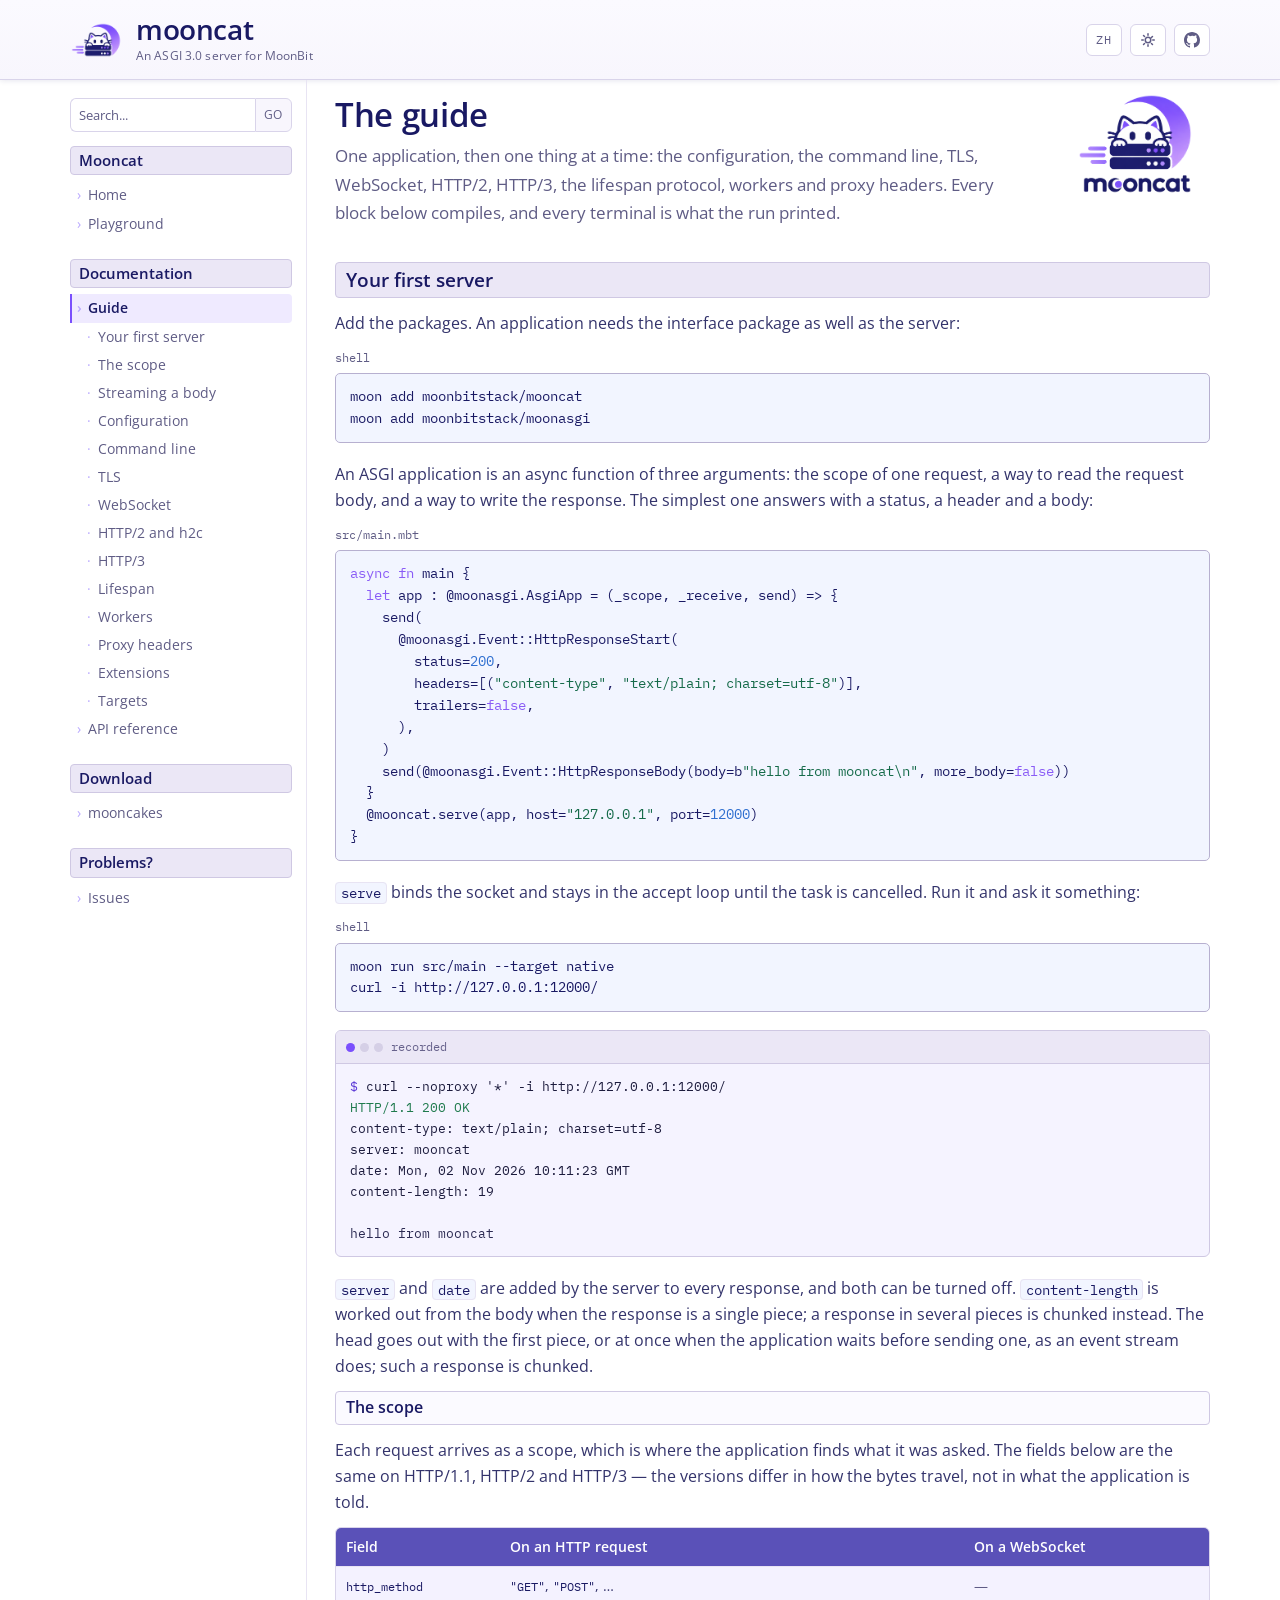
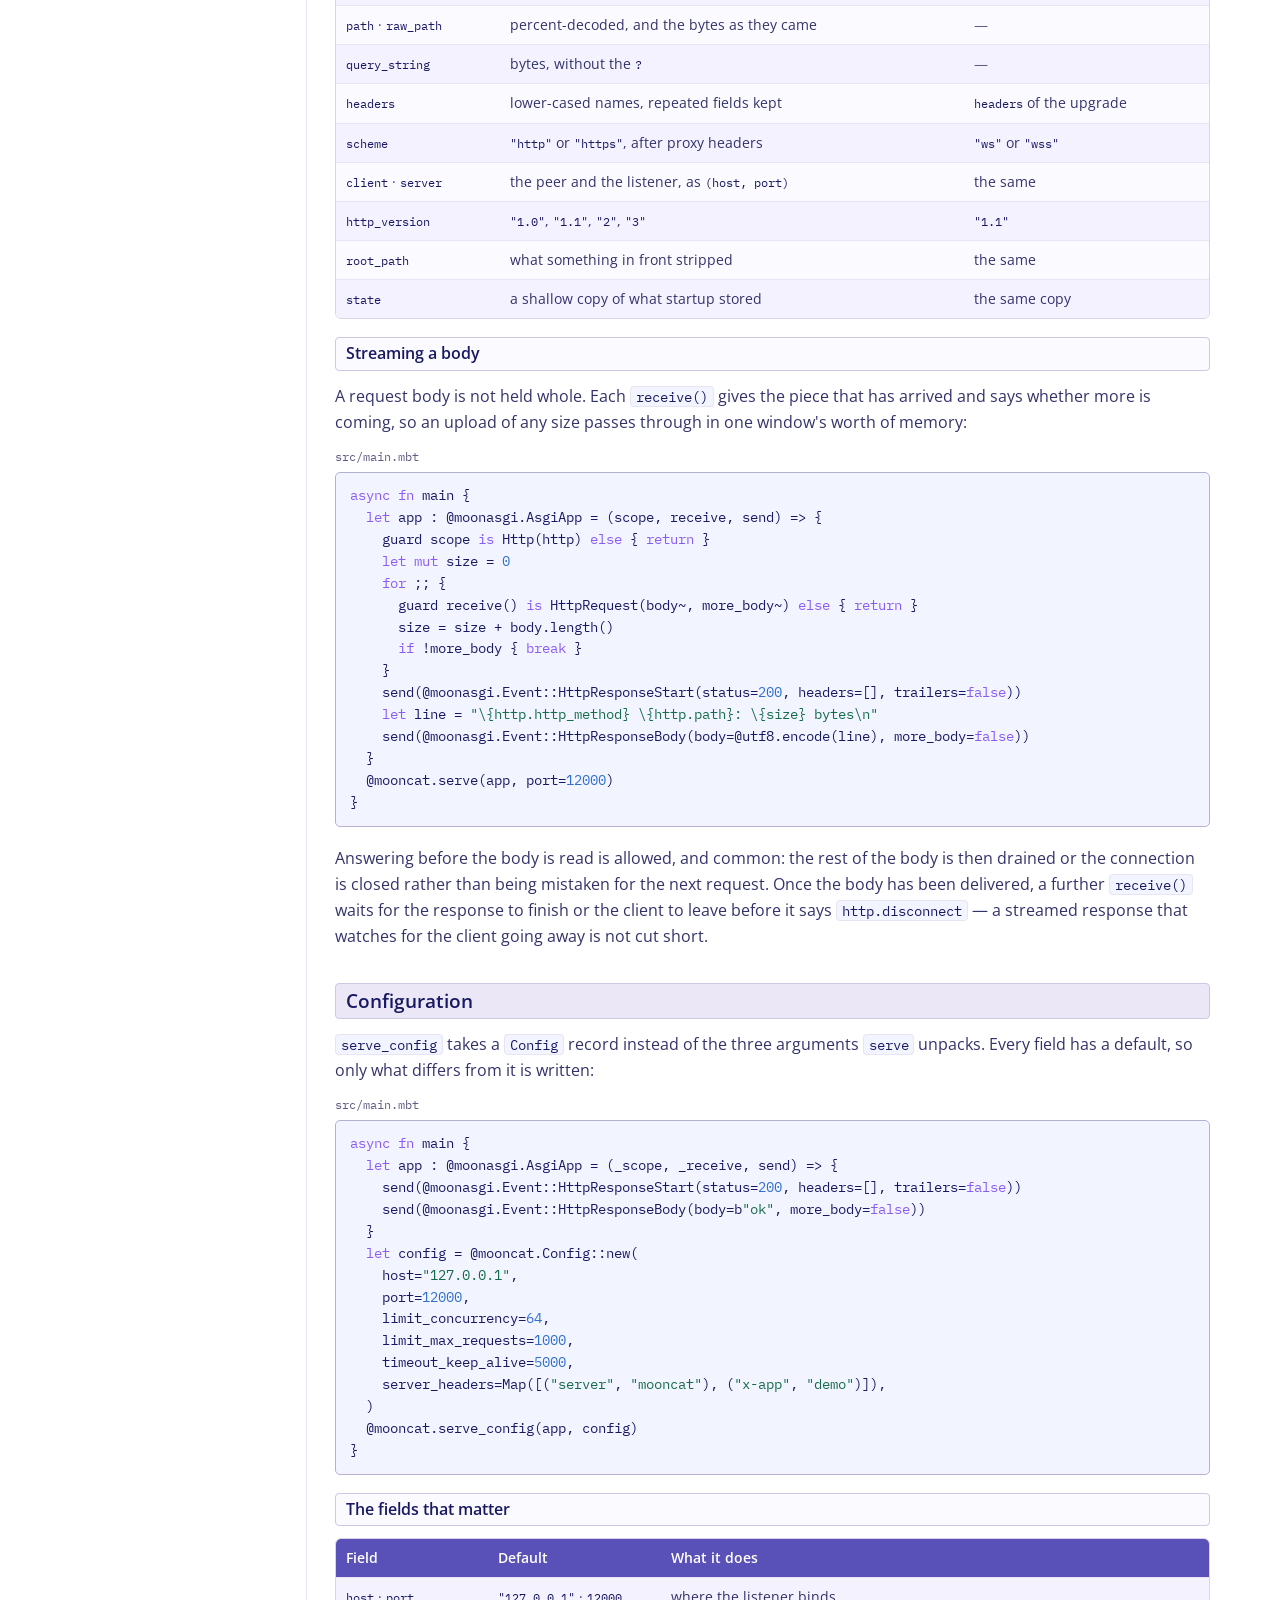
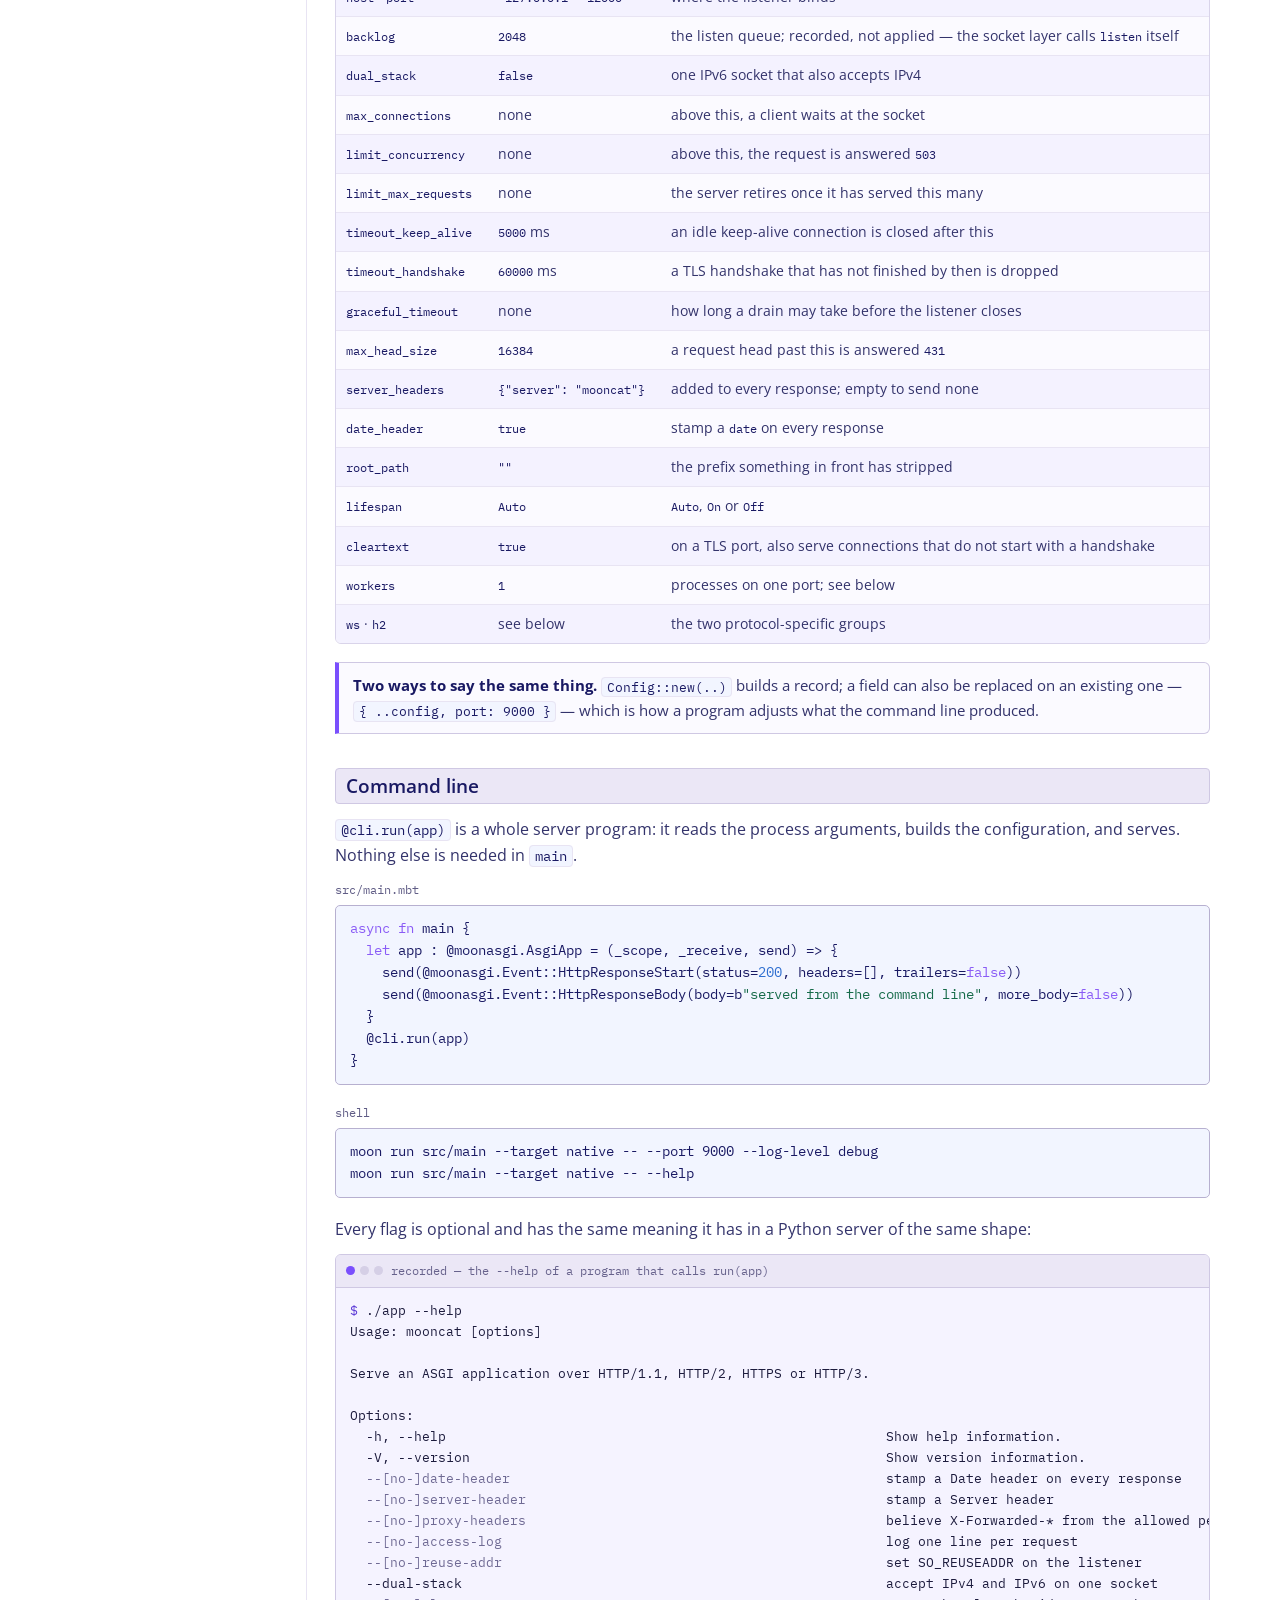
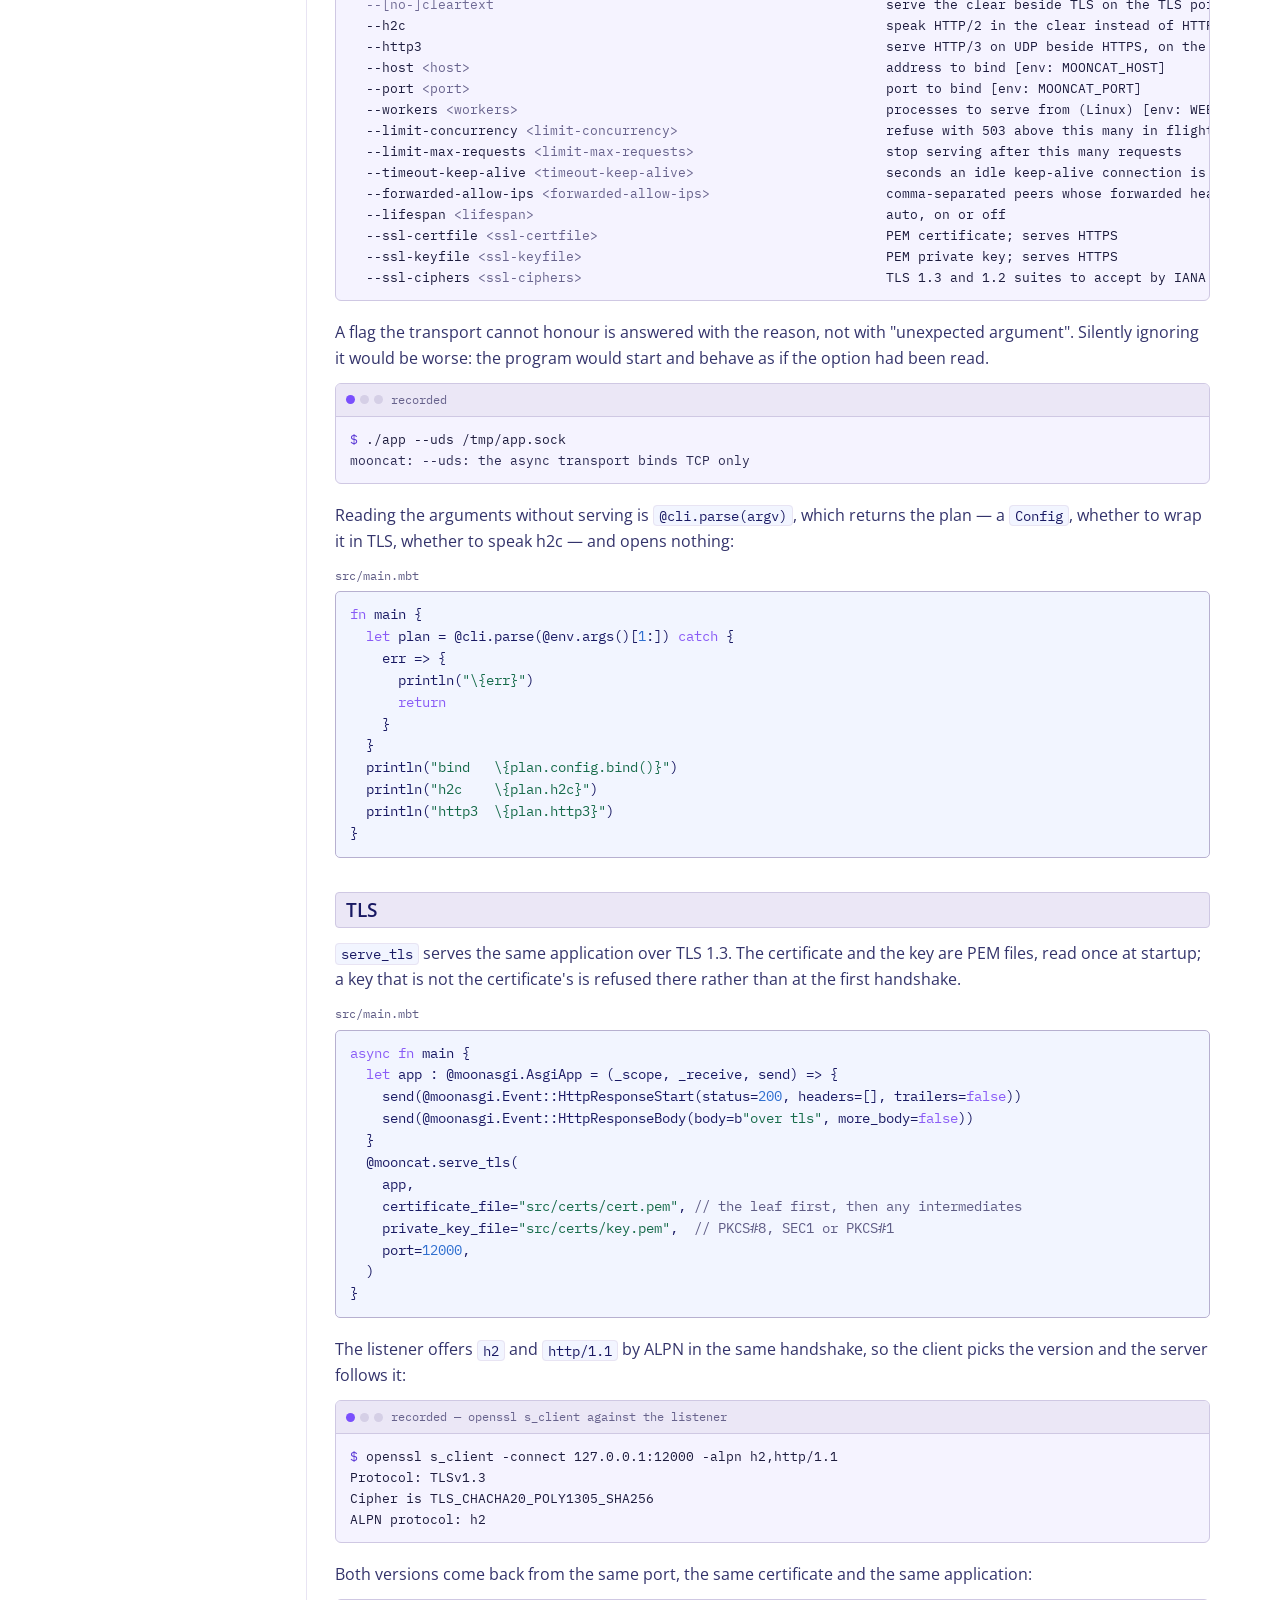
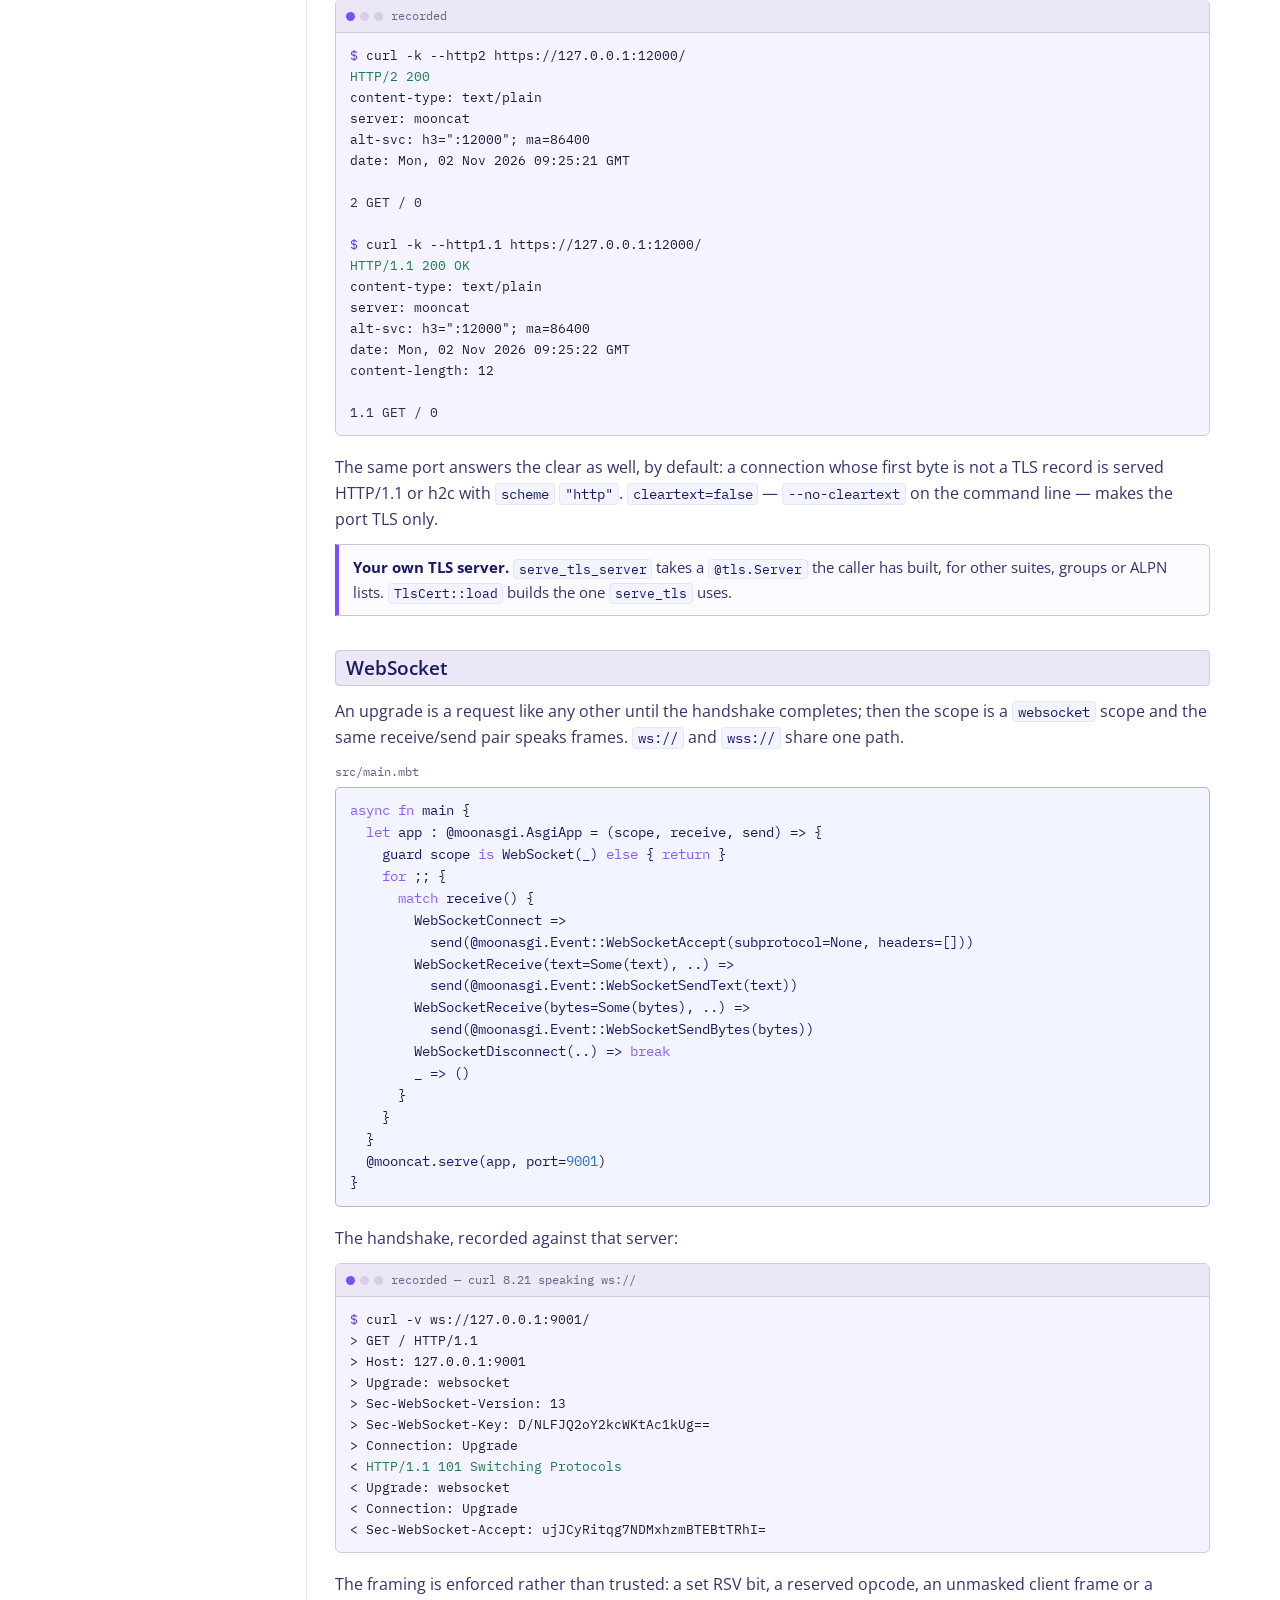
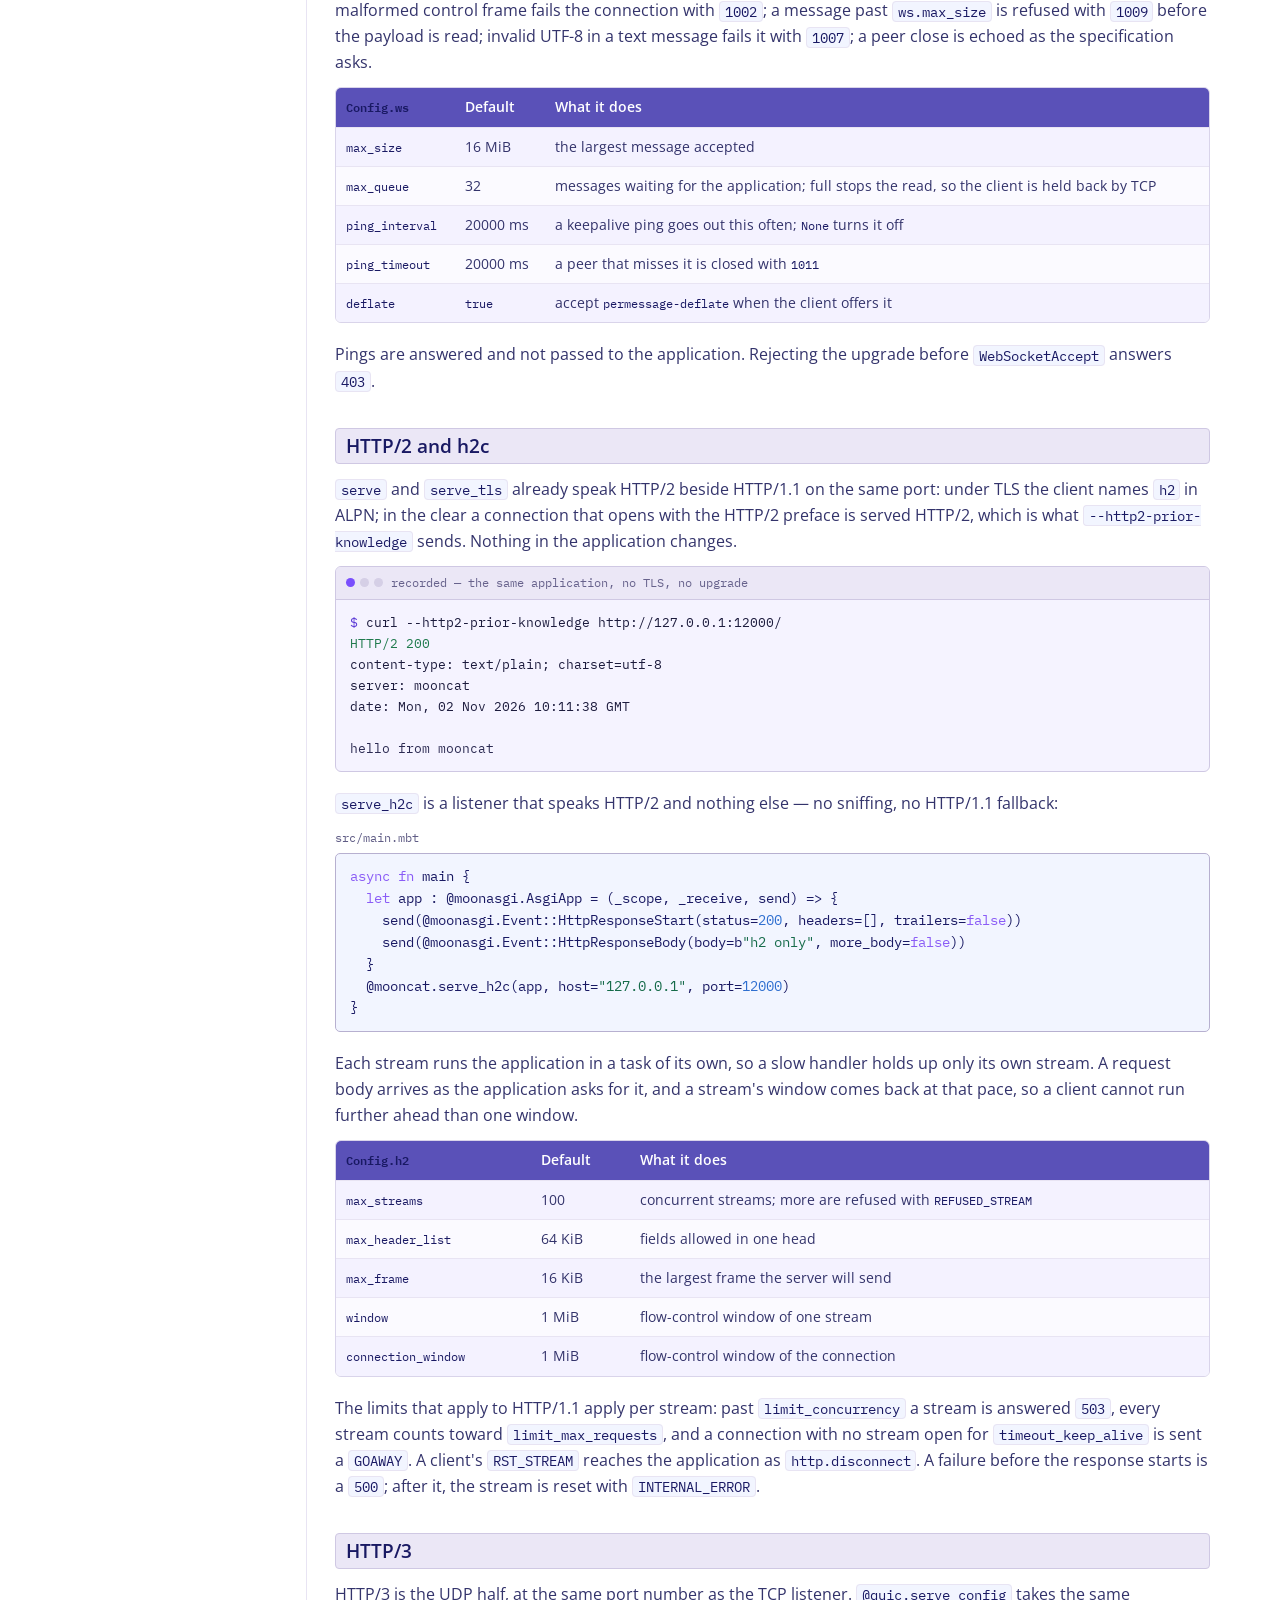
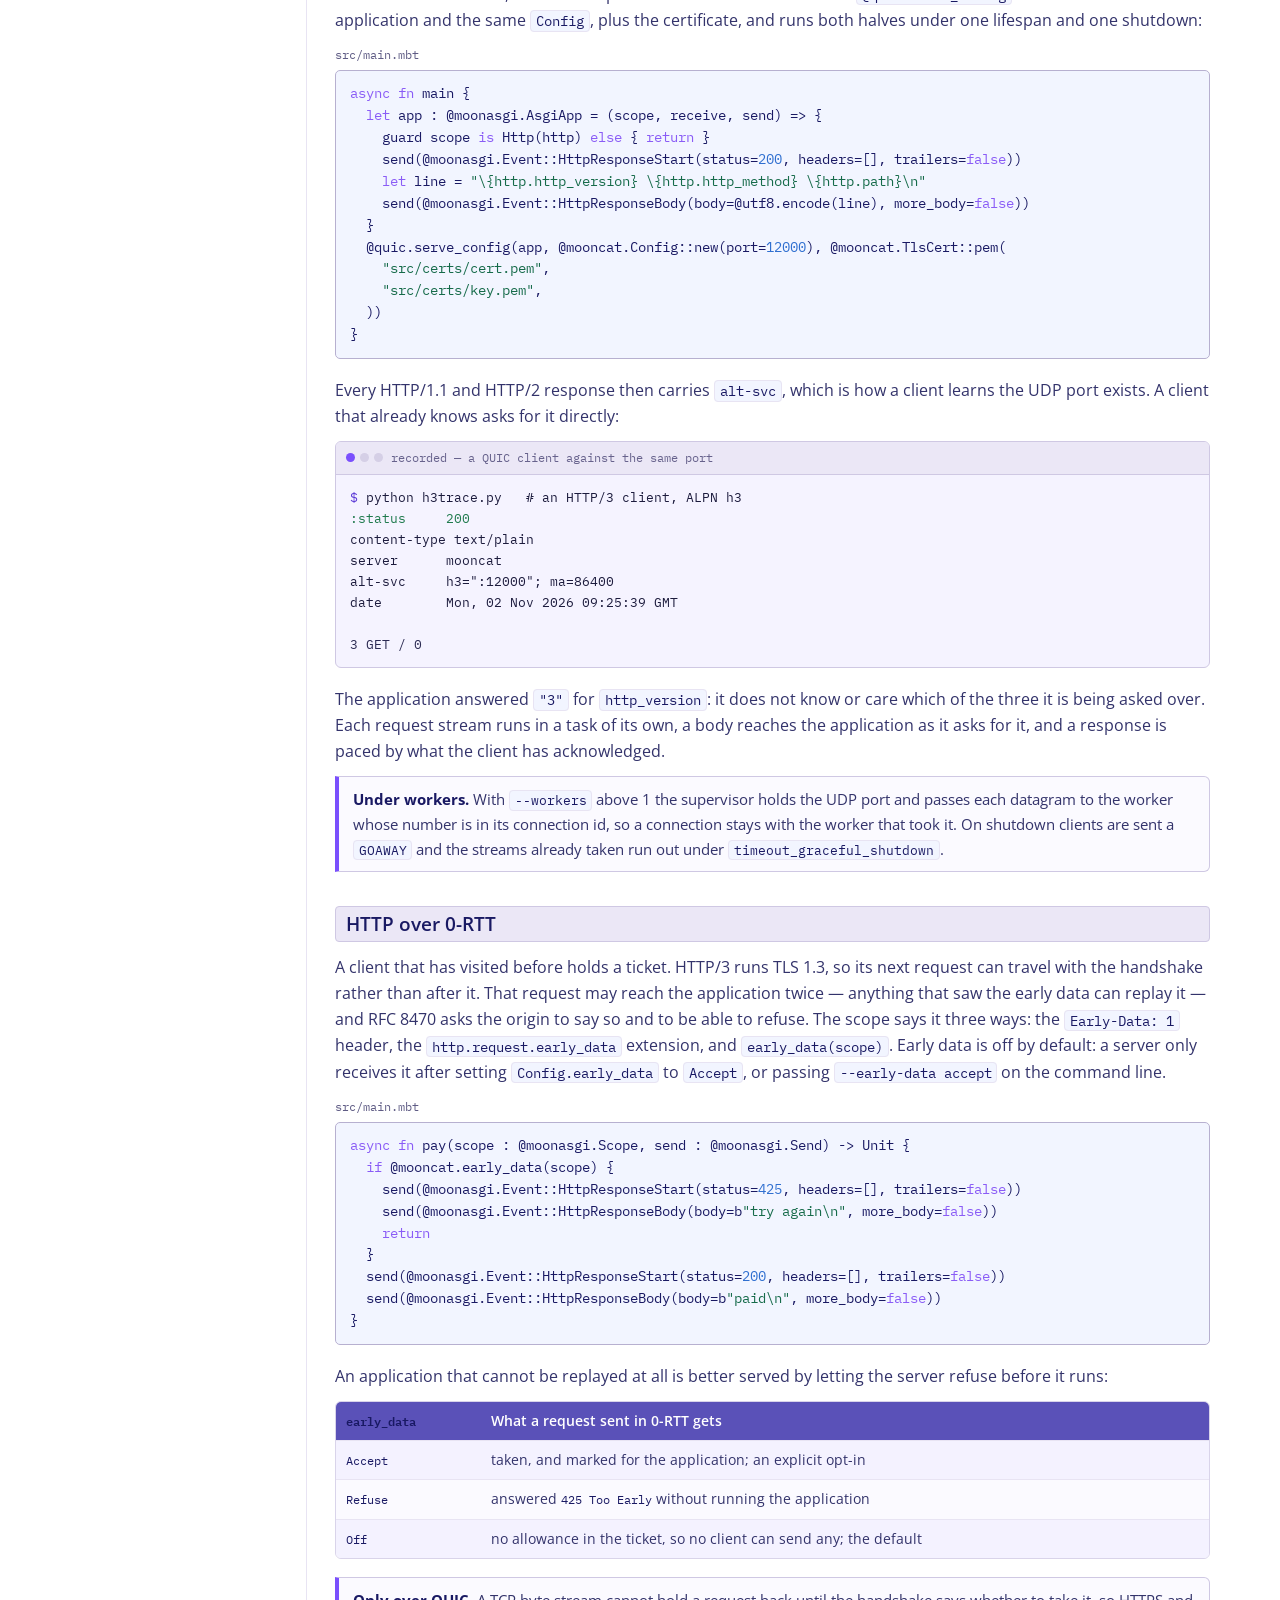
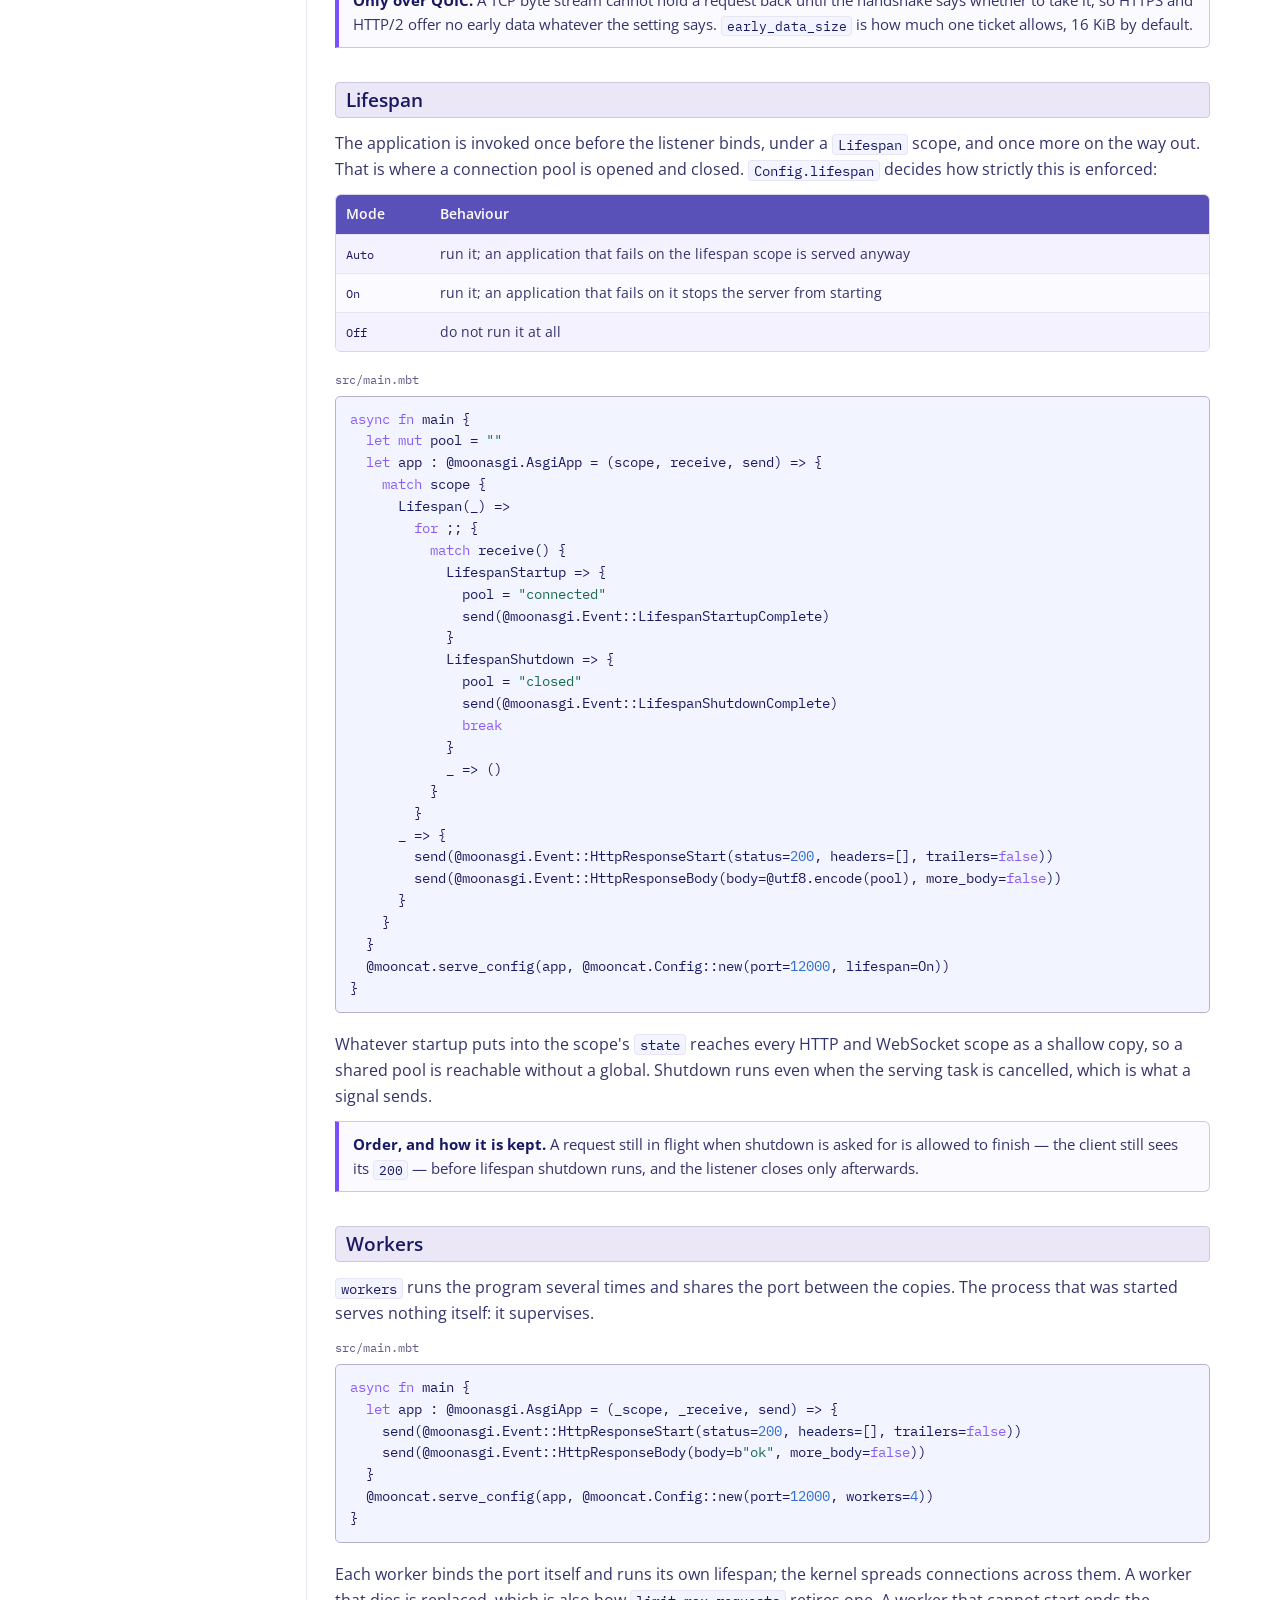
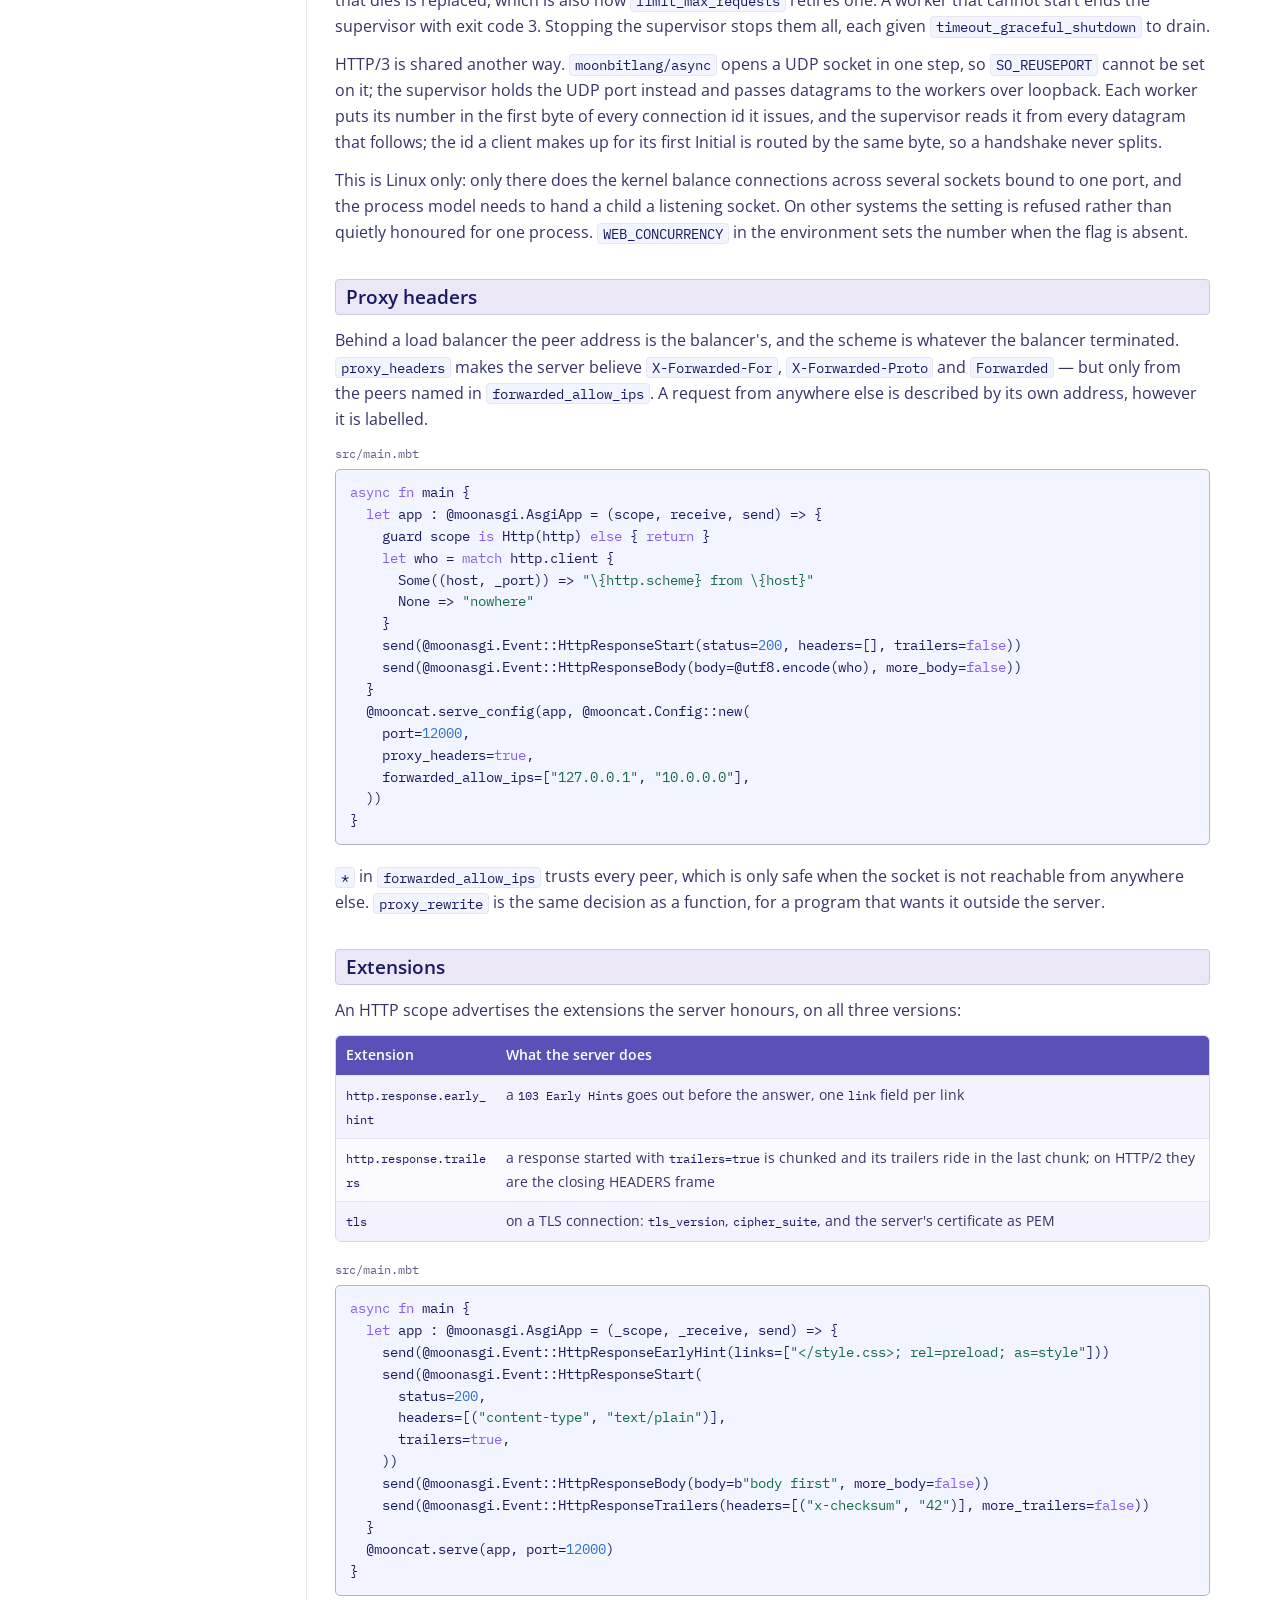
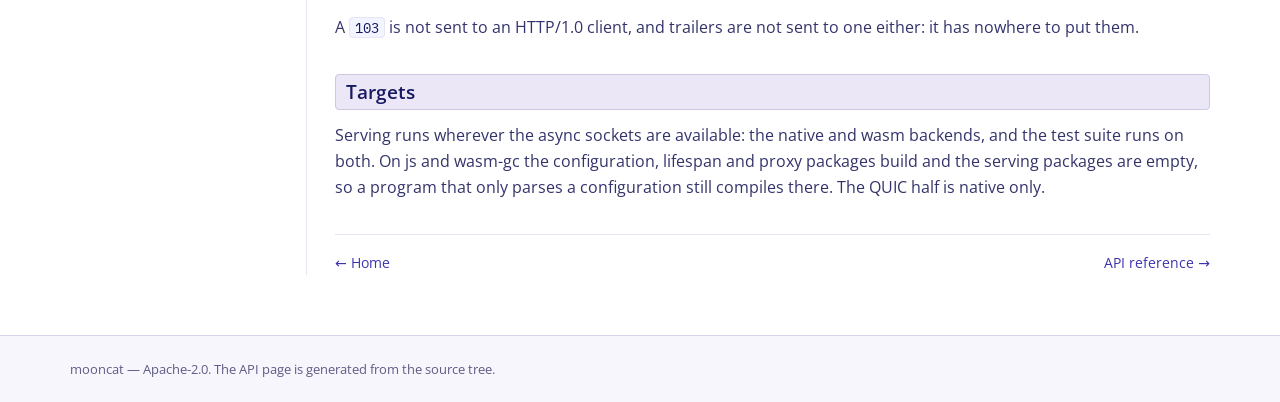
<file: docs/guide.html>
<!doctype html>
<html lang="en" data-root=".">
<head>
<meta charset="utf-8">
<meta name="viewport" content="width=device-width, initial-scale=1">
<title>Guide — mooncat</title>
<meta name="description" content="From one application to TLS, WebSocket, HTTP/2, HTTP/3, lifespan, workers and proxy headers.">
<meta name="color-scheme" content="light dark">
<meta name="theme-color" content="#f7f5ff" media="(prefers-color-scheme: light)">
<meta name="theme-color" content="#0f0e1e" media="(prefers-color-scheme: dark)">
<link rel="canonical" href="https://moonbitstack.github.io/mooncat/guide.html">
<meta property="og:type" content="website">
<meta property="og:site_name" content="mooncat">
<meta property="og:title" content="Guide — mooncat">
<meta property="og:description" content="From one application to TLS, WebSocket, HTTP/2, HTTP/3, lifespan, workers and proxy headers.">
<meta property="og:url" content="https://moonbitstack.github.io/mooncat/guide.html">
<meta property="og:image" content="https://moonbitstack.github.io/mooncat/assets/og.png">
<meta property="og:image:width" content="1200">
<meta property="og:image:height" content="630">
<meta property="og:locale" content="en">
<meta name="twitter:card" content="summary_large_image">
<meta name="twitter:title" content="Guide — mooncat">
<meta name="twitter:description" content="From one application to TLS, WebSocket, HTTP/2, HTTP/3, lifespan, workers and proxy headers.">
<meta name="twitter:image" content="https://moonbitstack.github.io/mooncat/assets/og.png">
<link rel="icon" href="assets/favicon.png" type="image/png">
<link rel="preconnect" href="https://fonts.googleapis.com">
<link rel="preconnect" href="https://fonts.gstatic.com" crossorigin>
<link href="https://fonts.googleapis.com/css2?family=Open+Sans:wght@400;600;700&family=IBM+Plex+Mono:wght@400;500&display=swap" rel="stylesheet">
<link rel="stylesheet" href="assets/site.css">
</head>
<body>

<a class="skip" href="#middle">Skip to content</a>
<div class="progress" aria-hidden="true"><i></i></div>

<header id="header">
  <div class="wrap">
    <div class="head">
      <a class="brand" href="./index.html">
        <img id="logo" src="assets/logo/mark-light.png" data-light="assets/logo/mark-light.png" data-dark="assets/logo/mark-dark.png" data-egg-light="assets/logo/mark-light.png" data-egg-dark="assets/logo/mark-dark.png" alt="mooncat" width="52" height="52">
        <span class="name">
          <b data-word="mooncat" data-egg-word="Mooncat">mooncat</b>
          <span>An ASGI 3.0 server for MoonBit</span>
        </span>
      </a>
      <div class="head-tools">
        <a class="lang" href="./zh/guide.html" hreflang="zh" title="中文" aria-label="Switch to Chinese">ZH</a>
        <button id="theme" type="button" aria-label="Switch theme">
          <svg class="i-sun" viewBox="0 0 16 16" aria-hidden="true" fill="currentColor"><path d="M8 1a.75.75 0 0 1 .75.75v1.5a.75.75 0 0 1-1.5 0v-1.5A.75.75 0 0 1 8 1Zm0 11a.75.75 0 0 1 .75.75v1.5a.75.75 0 0 1-1.5 0v-1.5A.75.75 0 0 1 8 12Zm7-4a.75.75 0 0 1-.75.75h-1.5a.75.75 0 0 1 0-1.5h1.5A.75.75 0 0 1 15 8ZM4 8a.75.75 0 0 1-.75.75h-1.5a.75.75 0 0 1 0-1.5h1.5A.75.75 0 0 1 4 8Zm9.02-4.02a.75.75 0 0 1 0 1.06l-1.06 1.06a.75.75 0 1 1-1.06-1.06l1.06-1.06a.75.75 0 0 1 1.06 0ZM5.1 10.9a.75.75 0 0 1 0 1.06L4.04 13.02a.75.75 0 0 1-1.06-1.06L4.04 10.9a.75.75 0 0 1 1.06 0Zm7.92 2.12a.75.75 0 0 1-1.06 0L10.9 11.96a.75.75 0 0 1 1.06-1.06l1.06 1.06a.75.75 0 0 1 0 1.06ZM5.1 5.1a.75.75 0 0 1-1.06 0L2.98 4.04a.75.75 0 0 1 1.06-1.06L5.1 4.04a.75.75 0 0 1 0 1.06ZM8 4.5a3.5 3.5 0 1 0 0 7 3.5 3.5 0 0 0 0-7Zm0 1.5a2 2 0 1 1 0 4 2 2 0 0 1 0-4Z"/></svg>
          <svg class="i-moon" viewBox="0 0 16 16" aria-hidden="true" fill="currentColor"><path transform="scale(1.12) translate(-0.86 -0.86)" d="M14 8.53A6 6 0 1 1 7.47 2 4.67 4.67 0 0 0 14 8.53z"/></svg>
        </button>
        <a class="gh" href="https://github.com/moonbitstack/mooncat" title="Source on GitHub">
          <svg viewBox="0 0 16 16" aria-hidden="true" fill="currentColor"><path d="M8 0C3.58 0 0 3.58 0 8c0 3.54 2.29 6.53 5.47 7.59.4.07.55-.17.55-.38 0-.19-.01-.82-.01-1.49-2.01.37-2.53-.49-2.69-.94-.09-.23-.48-.94-.82-1.13-.28-.15-.68-.52-.01-.53.63-.01 1.08.58 1.23.82.72 1.21 1.87.87 2.33.66.07-.52.28-.87.51-1.07-1.78-.2-3.64-.89-3.64-3.95 0-.87.31-1.59.82-2.15-.08-.2-.36-1.02.08-2.12 0 0 .67-.21 2.2.82a7.4 7.4 0 0 1 2-.27c.68 0 1.36.09 2 .27 1.53-1.04 2.2-.82 2.2-.82.44 1.1.16 1.92.08 2.12.51.56.82 1.27.82 2.15 0 3.07-1.87 3.75-3.65 3.95.29.25.54.73.54 1.48 0 1.07-.01 1.93-.01 2.2 0 .21.15.46.55.38A8.01 8.01 0 0 0 16 8c0-4.42-3.58-8-8-8Z"/></svg>
        </a>
      </div>    </div>
  </div>
</header>

<main id="middle" tabindex="-1">
<nav id="side" aria-label="Documentation navigation">
  <form class="search" id="search-form" role="search">
    <label class="sr-only" for="q">Search the documentation</label>
    <input id="q" type="search" placeholder="Search..." autocomplete="off">
    <button type="submit">GO</button>
    <ul class="hits" hidden></ul>
  </form>
  <section class="grp">
    <h2>Mooncat</h2>
    <ul>
      <li><a href="./index.html">Home</a></li>
      <li><a href="./playground.html">Playground</a></li>
    </ul>
  </section>
  <section class="grp">
    <h2>Documentation</h2>
    <ul>
      <li><a href="./guide.html" aria-current="page">Guide</a></li>
        <li class="sub"><a href="./guide.html#first">Your first server</a></li>
        <li class="sub"><a href="./guide.html#scope">The scope</a></li>
        <li class="sub"><a href="./guide.html#body">Streaming a body</a></li>
        <li class="sub"><a href="./guide.html#config">Configuration</a></li>
        <li class="sub"><a href="./guide.html#cli">Command line</a></li>
        <li class="sub"><a href="./guide.html#tls">TLS</a></li>
        <li class="sub"><a href="./guide.html#websocket">WebSocket</a></li>
        <li class="sub"><a href="./guide.html#http2">HTTP/2 and h2c</a></li>
        <li class="sub"><a href="./guide.html#http3">HTTP/3</a></li>
        <li class="sub"><a href="./guide.html#lifespan">Lifespan</a></li>
        <li class="sub"><a href="./guide.html#workers">Workers</a></li>
        <li class="sub"><a href="./guide.html#proxy">Proxy headers</a></li>
        <li class="sub"><a href="./guide.html#extensions">Extensions</a></li>
        <li class="sub"><a href="./guide.html#targets">Targets</a></li>
      <li><a href="./api.html">API reference</a></li>
    </ul>
  </section>
  <section class="grp">
    <h2>Download</h2>
    <ul>
      <li><a href="https://mooncakes.io/docs/moonbitstack/mooncat">mooncakes</a></li>
    </ul>
  </section>
  <section class="grp">
    <h2>Problems?</h2>
    <ul>
      <li><a href="https://github.com/moonbitstack/mooncat/issues">Issues</a></li>
    </ul>
  </section>
  </nav>

  <article class="content">

    <img class="corner" src="assets/logo/en-light.png" data-light="assets/logo/en-light.png" data-dark="assets/logo/en-dark.png" data-egg-light="assets/logo/egg-light.png" data-egg-dark="assets/logo/egg-dark.png" alt="" width="150" height="114">

    <h1>The guide</h1>
    <p class="lede">One application, then one thing at a time: the configuration, the command line, TLS, WebSocket, HTTP/2, HTTP/3, the lifespan protocol, workers and proxy headers. Every block below compiles, and every terminal is what the run printed.</p>

    <section class="section" id="first">
      <h2 class="bar">Your first server</h2>

      <p>Add the packages. An application needs the interface package as well as the server:</p>
      <figure class="code">
        <figcaption>shell</figcaption>
        <pre>moon add moonbitstack/mooncat
moon add moonbitstack/moonasgi</pre>
      </figure>

      <p>An ASGI application is an async function of three arguments: the scope of one request, a way to read the request body, and a way to write the response. The simplest one answers with a status, a header and a body:</p>

      <figure class="code">
        <figcaption>src/main.mbt</figcaption>
        <pre><span class="k">async fn</span> main {
  <span class="k">let</span> app : @moonasgi.AsgiApp = (_scope, _receive, send) =&gt; {
    send(
      @moonasgi.Event::HttpResponseStart(
        status=<span class="ty">200</span>,
        headers=[(<span class="st">"content-type"</span>, <span class="st">"text/plain; charset=utf-8"</span>)],
        trailers=<span class="k">false</span>,
      ),
    )
    send(@moonasgi.Event::HttpResponseBody(body=b<span class="st">"hello from mooncat\n"</span>, more_body=<span class="k">false</span>))
  }
  @mooncat.serve(app, host=<span class="st">"127.0.0.1"</span>, port=<span class="ty">12000</span>)
}</pre>
      </figure>

      <p><code>serve</code> binds the socket and stays in the accept loop until the task is cancelled. Run it and ask it something:</p>

      <figure class="code">
        <figcaption>shell</figcaption>
        <pre>moon run src/main --target native
curl -i http://127.0.0.1:12000/</pre>
      </figure>

      <figure class="term">
        <figcaption class="bar-top"><span class="dots"><i></i><i></i><i></i></span> recorded</figcaption>
        <pre><span class="p">$</span> curl --noproxy '*' -i http://127.0.0.1:12000/
<span class="ok">HTTP/1.1 200 OK</span>
content-type: text/plain; charset=utf-8
server: mooncat
date: Mon, 02 Nov 2026 10:11:23 GMT
content-length: 19

<span class="o">hello from mooncat</span></pre>
      </figure>

      <p><code>server</code> and <code>date</code> are added by the server to every response, and both can be turned off. <code>content-length</code> is worked out from the body when the response is a single piece; a response in several pieces is chunked instead. The head goes out with the first piece, or at once when the application waits before sending one, as an event stream does; such a response is chunked.</p>

      <h3 class="bar" id="scope">The scope</h3>
      <p>Each request arrives as a scope, which is where the application finds what it was asked. The fields below are the same on HTTP/1.1, HTTP/2 and HTTP/3 — the versions differ in how the bytes travel, not in what the application is told.</p>
      <div class="tbl-wrap">
        <table class="tbl">
          <thead><tr><th>Field</th><th>On an HTTP request</th><th>On a WebSocket</th></tr></thead>
          <tbody>
            <tr><td><code>http_method</code></td><td><code>"GET"</code>, <code>"POST"</code>, …</td><td class="no">—</td></tr>
            <tr><td><code>path</code> · <code>raw_path</code></td><td>percent-decoded, and the bytes as they came</td><td class="no">—</td></tr>
            <tr><td><code>query_string</code></td><td>bytes, without the <code>?</code></td><td class="no">—</td></tr>
            <tr><td><code>headers</code></td><td>lower-cased names, repeated fields kept</td><td><code>headers</code> of the upgrade</td></tr>
            <tr><td><code>scheme</code></td><td><code>"http"</code> or <code>"https"</code>, after proxy headers</td><td><code>"ws"</code> or <code>"wss"</code></td></tr>
            <tr><td><code>client</code> · <code>server</code></td><td>the peer and the listener, as <code>(host, port)</code></td><td>the same</td></tr>
            <tr><td><code>http_version</code></td><td><code>"1.0"</code>, <code>"1.1"</code>, <code>"2"</code>, <code>"3"</code></td><td><code>"1.1"</code></td></tr>
            <tr><td><code>root_path</code></td><td>what something in front stripped</td><td>the same</td></tr>
            <tr><td><code>state</code></td><td>a shallow copy of what startup stored</td><td>the same copy</td></tr>
          </tbody>
        </table>
      </div>

      <h3 class="bar" id="body">Streaming a body</h3>
      <p>A request body is not held whole. Each <code>receive()</code> gives the piece that has arrived and says whether more is coming, so an upload of any size passes through in one window's worth of memory:</p>
      <figure class="code">
        <figcaption>src/main.mbt</figcaption>
        <pre><span class="k">async fn</span> main {
  <span class="k">let</span> app : @moonasgi.AsgiApp = (scope, receive, send) =&gt; {
    guard scope <span class="k">is</span> Http(http) <span class="k">else</span> { <span class="k">return</span> }
    <span class="k">let mut</span> size = <span class="ty">0</span>
    <span class="k">for</span> ;; {
      guard receive() <span class="k">is</span> HttpRequest(body~, more_body~) <span class="k">else</span> { <span class="k">return</span> }
      size = size + body.length()
      <span class="k">if</span> !more_body { <span class="k">break</span> }
    }
    send(@moonasgi.Event::HttpResponseStart(status=<span class="ty">200</span>, headers=[], trailers=<span class="k">false</span>))
    <span class="k">let</span> line = <span class="st">"\{http.http_method} \{http.path}: \{size} bytes\n"</span>
    send(@moonasgi.Event::HttpResponseBody(body=@utf8.encode(line), more_body=<span class="k">false</span>))
  }
  @mooncat.serve(app, port=<span class="ty">12000</span>)
}</pre>
      </figure>
      <p>Answering before the body is read is allowed, and common: the rest of the body is then drained or the connection is closed rather than being mistaken for the next request. Once the body has been delivered, a further <code>receive()</code> waits for the response to finish or the client to leave before it says <code>http.disconnect</code> — a streamed response that watches for the client going away is not cut short.</p>
    </section>

    <section class="section" id="config">
      <h2 class="bar">Configuration</h2>
      <p><code>serve_config</code> takes a <code>Config</code> record instead of the three arguments <code>serve</code> unpacks. Every field has a default, so only what differs from it is written:</p>

      <figure class="code">
        <figcaption>src/main.mbt</figcaption>
        <pre><span class="k">async fn</span> main {
  <span class="k">let</span> app : @moonasgi.AsgiApp = (_scope, _receive, send) =&gt; {
    send(@moonasgi.Event::HttpResponseStart(status=<span class="ty">200</span>, headers=[], trailers=<span class="k">false</span>))
    send(@moonasgi.Event::HttpResponseBody(body=b<span class="st">"ok"</span>, more_body=<span class="k">false</span>))
  }
  <span class="k">let</span> config = @mooncat.Config::new(
    host=<span class="st">"127.0.0.1"</span>,
    port=<span class="ty">12000</span>,
    limit_concurrency=<span class="ty">64</span>,
    limit_max_requests=<span class="ty">1000</span>,
    timeout_keep_alive=<span class="ty">5000</span>,
    server_headers=Map([(<span class="st">"server"</span>, <span class="st">"mooncat"</span>), (<span class="st">"x-app"</span>, <span class="st">"demo"</span>)]),
  )
  @mooncat.serve_config(app, config)
}</pre>
      </figure>

      <h3 class="bar">The fields that matter</h3>
      <div class="tbl-wrap">
        <table class="tbl">
          <thead><tr><th>Field</th><th>Default</th><th>What it does</th></tr></thead>
          <tbody>
            <tr><td><code>host</code> · <code>port</code></td><td><code>"127.0.0.1"</code> · <code>12000</code></td><td>where the listener binds</td></tr>
            <tr><td><code>backlog</code></td><td><code>2048</code></td><td>the listen queue; recorded, not applied — the socket layer calls <code>listen</code> itself</td></tr>
            <tr><td><code>dual_stack</code></td><td><code>false</code></td><td>one IPv6 socket that also accepts IPv4</td></tr>
            <tr><td><code>max_connections</code></td><td>none</td><td>above this, a client waits at the socket</td></tr>
            <tr><td><code>limit_concurrency</code></td><td>none</td><td>above this, the request is answered <code>503</code></td></tr>
            <tr><td><code>limit_max_requests</code></td><td>none</td><td>the server retires once it has served this many</td></tr>
            <tr><td><code>timeout_keep_alive</code></td><td><code>5000</code> ms</td><td>an idle keep-alive connection is closed after this</td></tr>
            <tr><td><code>timeout_handshake</code></td><td><code>60000</code> ms</td><td>a TLS handshake that has not finished by then is dropped</td></tr>
            <tr><td><code>graceful_timeout</code></td><td>none</td><td>how long a drain may take before the listener closes</td></tr>
            <tr><td><code>max_head_size</code></td><td><code>16384</code></td><td>a request head past this is answered <code>431</code></td></tr>
            <tr><td><code>server_headers</code></td><td><code>{"server": "mooncat"}</code></td><td>added to every response; empty to send none</td></tr>
            <tr><td><code>date_header</code></td><td><code>true</code></td><td>stamp a <code>date</code> on every response</td></tr>
            <tr><td><code>root_path</code></td><td><code>""</code></td><td>the prefix something in front has stripped</td></tr>
            <tr><td><code>lifespan</code></td><td><code>Auto</code></td><td><code>Auto</code>, <code>On</code> or <code>Off</code></td></tr>
            <tr><td><code>cleartext</code></td><td><code>true</code></td><td>on a TLS port, also serve connections that do not start with a handshake</td></tr>
            <tr><td><code>workers</code></td><td><code>1</code></td><td>processes on one port; see below</td></tr>
            <tr><td><code>ws</code> · <code>h2</code></td><td>see below</td><td>the two protocol-specific groups</td></tr>
          </tbody>
        </table>
      </div>

      <aside class="note">
        <p><b>Two ways to say the same thing.</b> <code>Config::new(..)</code> builds a record; a field can also be replaced on an existing one — <code>{ ..config, port: 9000 }</code> — which is how a program adjusts what the command line produced.</p>
      </aside>
    </section>

    <section class="section" id="cli">
      <h2 class="bar">Command line</h2>
      <p><code>@cli.run(app)</code> is a whole server program: it reads the process arguments, builds the configuration, and serves. Nothing else is needed in <code>main</code>.</p>

      <figure class="code">
        <figcaption>src/main.mbt</figcaption>
        <pre><span class="k">async fn</span> main {
  <span class="k">let</span> app : @moonasgi.AsgiApp = (_scope, _receive, send) =&gt; {
    send(@moonasgi.Event::HttpResponseStart(status=<span class="ty">200</span>, headers=[], trailers=<span class="k">false</span>))
    send(@moonasgi.Event::HttpResponseBody(body=b<span class="st">"served from the command line"</span>, more_body=<span class="k">false</span>))
  }
  @cli.run(app)
}</pre>
      </figure>

      <figure class="code">
        <figcaption>shell</figcaption>
        <pre>moon run src/main --target native -- --port 9000 --log-level debug
moon run src/main --target native -- --help</pre>
      </figure>

      <p>Every flag is optional and has the same meaning it has in a Python server of the same shape:</p>

      <figure class="term">
        <figcaption class="bar-top"><span class="dots"><i></i><i></i><i></i></span> recorded — the --help of a program that calls run(app)</figcaption>
        <pre><span class="p">$</span> ./app --help
Usage: mooncat [options]

Serve an ASGI application over HTTP/1.1, HTTP/2, HTTPS or HTTP/3.

Options:
  -h, --help                                                       Show help information.
  -V, --version                                                    Show version information.
  <span class="c">--[no-]date-header</span>                                               stamp a Date header on every response
  <span class="c">--[no-]server-header</span>                                             stamp a Server header
  <span class="c">--[no-]proxy-headers</span>                                             believe X-Forwarded-* from the allowed peers
  <span class="c">--[no-]access-log</span>                                                log one line per request
  <span class="c">--[no-]reuse-addr</span>                                                set SO_REUSEADDR on the listener
  --dual-stack                                                     accept IPv4 and IPv6 on one socket
  <span class="c">--[no-]cleartext</span>                                                 serve the clear beside TLS on the TLS port
  --h2c                                                            speak HTTP/2 in the clear instead of HTTP/1.1
  --http3                                                          serve HTTP/3 on UDP beside HTTPS, on the same port
  --host <span class="dim">&lt;host&gt;</span>                                                    address to bind [env: MOONCAT_HOST]
  --port <span class="dim">&lt;port&gt;</span>                                                    port to bind [env: MOONCAT_PORT]
  --workers <span class="dim">&lt;workers&gt;</span>                                              processes to serve from (Linux) [env: WEB_CONCURRENCY]
  --limit-concurrency <span class="dim">&lt;limit-concurrency&gt;</span>                          refuse with 503 above this many in flight
  --limit-max-requests <span class="dim">&lt;limit-max-requests&gt;</span>                        stop serving after this many requests
  --timeout-keep-alive <span class="dim">&lt;timeout-keep-alive&gt;</span>                        seconds an idle keep-alive connection is held
  --forwarded-allow-ips <span class="dim">&lt;forwarded-allow-ips&gt;</span>                      comma-separated peers whose forwarded headers count
  --lifespan <span class="dim">&lt;lifespan&gt;</span>                                            auto, on or off
  --ssl-certfile <span class="dim">&lt;ssl-certfile&gt;</span>                                    PEM certificate; serves HTTPS
  --ssl-keyfile <span class="dim">&lt;ssl-keyfile&gt;</span>                                      PEM private key; serves HTTPS
  --ssl-ciphers <span class="dim">&lt;ssl-ciphers&gt;</span>                                      TLS 1.3 and 1.2 suites to accept by IANA name, colon-separated, best first</pre>
      </figure>

      <p>A flag the transport cannot honour is answered with the reason, not with "unexpected argument". Silently ignoring it would be worse: the program would start and behave as if the option had been read.</p>

      <figure class="term">
        <figcaption class="bar-top"><span class="dots"><i></i><i></i><i></i></span> recorded</figcaption>
        <pre><span class="p">$</span> ./app --uds /tmp/app.sock
<span class="o">mooncat: --uds: the async transport binds TCP only</span></pre>
      </figure>

      <p>Reading the arguments without serving is <code>@cli.parse(argv)</code>, which returns the plan — a <code>Config</code>, whether to wrap it in TLS, whether to speak h2c — and opens nothing:</p>

      <figure class="code">
        <figcaption>src/main.mbt</figcaption>
        <pre><span class="k">fn</span> main {
  <span class="k">let</span> plan = @cli.parse(@env.args()[<span class="ty">1</span>:]) <span class="k">catch</span> {
    err =&gt; {
      println(<span class="st">"\{err}"</span>)
      <span class="k">return</span>
    }
  }
  println(<span class="st">"bind   \{plan.config.bind()}"</span>)
  println(<span class="st">"h2c    \{plan.h2c}"</span>)
  println(<span class="st">"http3  \{plan.http3}"</span>)
}</pre>
      </figure>
    </section>

    <section class="section" id="tls">
      <h2 class="bar">TLS</h2>
      <p><code>serve_tls</code> serves the same application over TLS 1.3. The certificate and the key are PEM files, read once at startup; a key that is not the certificate's is refused there rather than at the first handshake.</p>

      <figure class="code">
        <figcaption>src/main.mbt</figcaption>
        <pre><span class="k">async fn</span> main {
  <span class="k">let</span> app : @moonasgi.AsgiApp = (_scope, _receive, send) =&gt; {
    send(@moonasgi.Event::HttpResponseStart(status=<span class="ty">200</span>, headers=[], trailers=<span class="k">false</span>))
    send(@moonasgi.Event::HttpResponseBody(body=b<span class="st">"over tls"</span>, more_body=<span class="k">false</span>))
  }
  @mooncat.serve_tls(
    app,
    certificate_file=<span class="st">"src/certs/cert.pem"</span>, <span class="cm">// the leaf first, then any intermediates</span>
    private_key_file=<span class="st">"src/certs/key.pem"</span>,  <span class="cm">// PKCS#8, SEC1 or PKCS#1</span>
    port=<span class="ty">12000</span>,
  )
}</pre>
      </figure>

      <p>The listener offers <code>h2</code> and <code>http/1.1</code> by ALPN in the same handshake, so the client picks the version and the server follows it:</p>

      <figure class="term">
        <figcaption class="bar-top"><span class="dots"><i></i><i></i><i></i></span> recorded — openssl s_client against the listener</figcaption>
        <pre><span class="p">$</span> openssl s_client -connect 127.0.0.1:12000 -alpn h2,http/1.1
Protocol: TLSv1.3
Cipher is TLS_CHACHA20_POLY1305_SHA256
ALPN protocol: h2</pre>
      </figure>

      <p>Both versions come back from the same port, the same certificate and the same application:</p>

      <figure class="term">
        <figcaption class="bar-top"><span class="dots"><i></i><i></i><i></i></span> recorded</figcaption>
        <pre><span class="p">$</span> curl -k --http2 https://127.0.0.1:12000/
<span class="ok">HTTP/2 200</span>
content-type: text/plain
server: mooncat
alt-svc: h3=":12000"; ma=86400
date: Mon, 02 Nov 2026 09:25:21 GMT

<span class="o">2 GET / 0</span>

<span class="p">$</span> curl -k --http1.1 https://127.0.0.1:12000/
<span class="ok">HTTP/1.1 200 OK</span>
content-type: text/plain
server: mooncat
alt-svc: h3=":12000"; ma=86400
date: Mon, 02 Nov 2026 09:25:22 GMT
content-length: 12

<span class="o">1.1 GET / 0</span></pre>
      </figure>

      <p>The same port answers the clear as well, by default: a connection whose first byte is not a TLS record is served HTTP/1.1 or h2c with <code>scheme</code> <code>"http"</code>. <code>cleartext=false</code> — <code>--no-cleartext</code> on the command line — makes the port TLS only.</p>

      <aside class="note">
        <p><b>Your own TLS server.</b> <code>serve_tls_server</code> takes a <code>@tls.Server</code> the caller has built, for other suites, groups or ALPN lists. <code>TlsCert::load</code> builds the one <code>serve_tls</code> uses.</p>
      </aside>
    </section>

    <section class="section" id="websocket">
      <h2 class="bar">WebSocket</h2>
      <p>An upgrade is a request like any other until the handshake completes; then the scope is a <code>websocket</code> scope and the same receive/send pair speaks frames. <code>ws://</code> and <code>wss://</code> share one path.</p>

      <figure class="code">
        <figcaption>src/main.mbt</figcaption>
        <pre><span class="k">async fn</span> main {
  <span class="k">let</span> app : @moonasgi.AsgiApp = (scope, receive, send) =&gt; {
    guard scope <span class="k">is</span> WebSocket(_) <span class="k">else</span> { <span class="k">return</span> }
    <span class="k">for</span> ;; {
      <span class="k">match</span> receive() {
        WebSocketConnect =&gt;
          send(@moonasgi.Event::WebSocketAccept(subprotocol=None, headers=[]))
        WebSocketReceive(text=Some(text), ..) =&gt;
          send(@moonasgi.Event::WebSocketSendText(text))
        WebSocketReceive(bytes=Some(bytes), ..) =&gt;
          send(@moonasgi.Event::WebSocketSendBytes(bytes))
        WebSocketDisconnect(..) =&gt; <span class="k">break</span>
        _ =&gt; ()
      }
    }
  }
  @mooncat.serve(app, port=<span class="ty">9001</span>)
}</pre>
      </figure>

      <p>The handshake, recorded against that server:</p>
      <figure class="term">
        <figcaption class="bar-top"><span class="dots"><i></i><i></i><i></i></span> recorded — curl 8.21 speaking ws://</figcaption>
        <pre><span class="p">$</span> curl -v ws://127.0.0.1:9001/
&gt; GET / HTTP/1.1
&gt; Host: 127.0.0.1:9001
&gt; Upgrade: websocket
&gt; Sec-WebSocket-Version: 13
&gt; Sec-WebSocket-Key: D/NLFJQ2oY2kcWKtAc1kUg==
&gt; Connection: Upgrade
&lt; <span class="ok">HTTP/1.1 101 Switching Protocols</span>
&lt; Upgrade: websocket
&lt; Connection: Upgrade
&lt; Sec-WebSocket-Accept: ujJCyRitqg7NDMxhzmBTEBtTRhI=</pre>
      </figure>

      <p>The framing is enforced rather than trusted: a set RSV bit, a reserved opcode, an unmasked client frame or a malformed control frame fails the connection with <code>1002</code>; a message past <code>ws.max_size</code> is refused with <code>1009</code> before the payload is read; invalid UTF-8 in a text message fails it with <code>1007</code>; a peer close is echoed as the specification asks.</p>

      <div class="tbl-wrap">
        <table class="tbl">
          <thead><tr><th><code>Config.ws</code></th><th>Default</th><th>What it does</th></tr></thead>
          <tbody>
            <tr><td><code>max_size</code></td><td>16 MiB</td><td>the largest message accepted</td></tr>
            <tr><td><code>max_queue</code></td><td>32</td><td>messages waiting for the application; full stops the read, so the client is held back by TCP</td></tr>
            <tr><td><code>ping_interval</code></td><td>20000 ms</td><td>a keepalive ping goes out this often; <code>None</code> turns it off</td></tr>
            <tr><td><code>ping_timeout</code></td><td>20000 ms</td><td>a peer that misses it is closed with <code>1011</code></td></tr>
            <tr><td><code>deflate</code></td><td><code>true</code></td><td>accept <code>permessage-deflate</code> when the client offers it</td></tr>
          </tbody>
        </table>
      </div>
      <p>Pings are answered and not passed to the application. Rejecting the upgrade before <code>WebSocketAccept</code> answers <code>403</code>.</p>
    </section>

    <section class="section" id="http2">
      <h2 class="bar">HTTP/2 and h2c</h2>
      <p><code>serve</code> and <code>serve_tls</code> already speak HTTP/2 beside HTTP/1.1 on the same port: under TLS the client names <code>h2</code> in ALPN; in the clear a connection that opens with the HTTP/2 preface is served HTTP/2, which is what <code>--http2-prior-knowledge</code> sends. Nothing in the application changes.</p>

      <figure class="term">
        <figcaption class="bar-top"><span class="dots"><i></i><i></i><i></i></span> recorded — the same application, no TLS, no upgrade</figcaption>
        <pre><span class="p">$</span> curl --http2-prior-knowledge http://127.0.0.1:12000/
<span class="ok">HTTP/2 200</span>
content-type: text/plain; charset=utf-8
server: mooncat
date: Mon, 02 Nov 2026 10:11:38 GMT

<span class="o">hello from mooncat</span></pre>
      </figure>

      <p><code>serve_h2c</code> is a listener that speaks HTTP/2 and nothing else — no sniffing, no HTTP/1.1 fallback:</p>

      <figure class="code">
        <figcaption>src/main.mbt</figcaption>
        <pre><span class="k">async fn</span> main {
  <span class="k">let</span> app : @moonasgi.AsgiApp = (_scope, _receive, send) =&gt; {
    send(@moonasgi.Event::HttpResponseStart(status=<span class="ty">200</span>, headers=[], trailers=<span class="k">false</span>))
    send(@moonasgi.Event::HttpResponseBody(body=b<span class="st">"h2 only"</span>, more_body=<span class="k">false</span>))
  }
  @mooncat.serve_h2c(app, host=<span class="st">"127.0.0.1"</span>, port=<span class="ty">12000</span>)
}</pre>
      </figure>

      <p>Each stream runs the application in a task of its own, so a slow handler holds up only its own stream. A request body arrives as the application asks for it, and a stream's window comes back at that pace, so a client cannot run further ahead than one window.</p>

      <div class="tbl-wrap">
        <table class="tbl">
          <thead><tr><th><code>Config.h2</code></th><th>Default</th><th>What it does</th></tr></thead>
          <tbody>
            <tr><td><code>max_streams</code></td><td>100</td><td>concurrent streams; more are refused with <code>REFUSED_STREAM</code></td></tr>
            <tr><td><code>max_header_list</code></td><td>64 KiB</td><td>fields allowed in one head</td></tr>
            <tr><td><code>max_frame</code></td><td>16 KiB</td><td>the largest frame the server will send</td></tr>
            <tr><td><code>window</code></td><td>1 MiB</td><td>flow-control window of one stream</td></tr>
            <tr><td><code>connection_window</code></td><td>1 MiB</td><td>flow-control window of the connection</td></tr>
          </tbody>
        </table>
      </div>
      <p>The limits that apply to HTTP/1.1 apply per stream: past <code>limit_concurrency</code> a stream is answered <code>503</code>, every stream counts toward <code>limit_max_requests</code>, and a connection with no stream open for <code>timeout_keep_alive</code> is sent a <code>GOAWAY</code>. A client's <code>RST_STREAM</code> reaches the application as <code>http.disconnect</code>. A failure before the response starts is a <code>500</code>; after it, the stream is reset with <code>INTERNAL_ERROR</code>.</p>
    </section>

    <section class="section" id="http3">
      <h2 class="bar">HTTP/3</h2>
      <p>HTTP/3 is the UDP half, at the same port number as the TCP listener. <code>@quic.serve_config</code> takes the same application and the same <code>Config</code>, plus the certificate, and runs both halves under one lifespan and one shutdown:</p>

      <figure class="code">
        <figcaption>src/main.mbt</figcaption>
        <pre><span class="k">async fn</span> main {
  <span class="k">let</span> app : @moonasgi.AsgiApp = (scope, receive, send) =&gt; {
    guard scope <span class="k">is</span> Http(http) <span class="k">else</span> { <span class="k">return</span> }
    send(@moonasgi.Event::HttpResponseStart(status=<span class="ty">200</span>, headers=[], trailers=<span class="k">false</span>))
    <span class="k">let</span> line = <span class="st">"\{http.http_version} \{http.http_method} \{http.path}\n"</span>
    send(@moonasgi.Event::HttpResponseBody(body=@utf8.encode(line), more_body=<span class="k">false</span>))
  }
  @quic.serve_config(app, @mooncat.Config::new(port=<span class="ty">12000</span>), @mooncat.TlsCert::pem(
    <span class="st">"src/certs/cert.pem"</span>,
    <span class="st">"src/certs/key.pem"</span>,
  ))
}</pre>
      </figure>

      <p>Every HTTP/1.1 and HTTP/2 response then carries <code>alt-svc</code>, which is how a client learns the UDP port exists. A client that already knows asks for it directly:</p>

      <figure class="term">
        <figcaption class="bar-top"><span class="dots"><i></i><i></i><i></i></span> recorded — a QUIC client against the same port</figcaption>
        <pre><span class="p">$</span> python h3trace.py   # an HTTP/3 client, ALPN h3
<span class="ok">:status     200</span>
content-type text/plain
server      mooncat
alt-svc     h3=":12000"; ma=86400
date        Mon, 02 Nov 2026 09:25:39 GMT

<span class="o">3 GET / 0</span></pre>
      </figure>

      <p>The application answered <code>"3"</code> for <code>http_version</code>: it does not know or care which of the three it is being asked over. Each request stream runs in a task of its own, a body reaches the application as it asks for it, and a response is paced by what the client has acknowledged.</p>

      <aside class="note">
        <p><b>Under workers.</b> With <code>--workers</code> above 1 the supervisor holds the UDP port and passes each datagram to the worker whose number is in its connection id, so a connection stays with the worker that took it. On shutdown clients are sent a <code>GOAWAY</code> and the streams already taken run out under <code>timeout_graceful_shutdown</code>.</p>
      </aside>
    </section>

    <section class="section" id="early-data">
      <h2 class="bar">HTTP over 0-RTT</h2>
      <p>A client that has visited before holds a ticket. HTTP/3 runs TLS 1.3, so its next request can travel with the handshake rather than after it. That request may reach the application twice — anything that saw the early data can replay it — and RFC 8470 asks the origin to say so and to be able to refuse. The scope says it three ways: the <code>Early-Data: 1</code> header, the <code>http.request.early_data</code> extension, and <code>early_data(scope)</code>. Early data is off by default: a server only receives it after setting <code>Config.early_data</code> to <code>Accept</code>, or passing <code>--early-data accept</code> on the command line.</p>

      <figure class="code">
        <figcaption>src/main.mbt</figcaption>
        <pre><span class="k">async fn</span> pay(scope : @moonasgi.Scope, send : @moonasgi.Send) -&gt; Unit {
  <span class="k">if</span> @mooncat.early_data(scope) {
    send(@moonasgi.Event::HttpResponseStart(status=<span class="ty">425</span>, headers=[], trailers=<span class="k">false</span>))
    send(@moonasgi.Event::HttpResponseBody(body=b<span class="st">"try again\n"</span>, more_body=<span class="k">false</span>))
    <span class="k">return</span>
  }
  send(@moonasgi.Event::HttpResponseStart(status=<span class="ty">200</span>, headers=[], trailers=<span class="k">false</span>))
  send(@moonasgi.Event::HttpResponseBody(body=b<span class="st">"paid\n"</span>, more_body=<span class="k">false</span>))
}</pre>
      </figure>

      <p>An application that cannot be replayed at all is better served by letting the server refuse before it runs:</p>
      <div class="tbl-wrap">
        <table class="tbl">
          <thead><tr><th><code>early_data</code></th><th>What a request sent in 0-RTT gets</th></tr></thead>
          <tbody>
            <tr><td><code>Accept</code></td><td>taken, and marked for the application; an explicit opt-in</td></tr>
            <tr><td><code>Refuse</code></td><td>answered <code>425 Too Early</code> without running the application</td></tr>
            <tr><td><code>Off</code></td><td>no allowance in the ticket, so no client can send any; the default</td></tr>
          </tbody>
        </table>
      </div>

      <aside class="note">
        <p><b>Only over QUIC.</b> A TCP byte stream cannot hold a request back until the handshake says whether to take it, so HTTPS and HTTP/2 offer no early data whatever the setting says. <code>early_data_size</code> is how much one ticket allows, 16 KiB by default.</p>
      </aside>
    </section>

    <section class="section" id="lifespan">
      <h2 class="bar">Lifespan</h2>
      <p>The application is invoked once before the listener binds, under a <code>Lifespan</code> scope, and once more on the way out. That is where a connection pool is opened and closed. <code>Config.lifespan</code> decides how strictly this is enforced:</p>
      <div class="tbl-wrap">
        <table class="tbl">
          <thead><tr><th>Mode</th><th>Behaviour</th></tr></thead>
          <tbody>
            <tr><td><code>Auto</code></td><td>run it; an application that fails on the lifespan scope is served anyway</td></tr>
            <tr><td><code>On</code></td><td>run it; an application that fails on it stops the server from starting</td></tr>
            <tr><td><code>Off</code></td><td>do not run it at all</td></tr>
          </tbody>
        </table>
      </div>

      <figure class="code">
        <figcaption>src/main.mbt</figcaption>
        <pre><span class="k">async fn</span> main {
  <span class="k">let mut</span> pool = <span class="st">""</span>
  <span class="k">let</span> app : @moonasgi.AsgiApp = (scope, receive, send) =&gt; {
    <span class="k">match</span> scope {
      Lifespan(_) =&gt;
        <span class="k">for</span> ;; {
          <span class="k">match</span> receive() {
            LifespanStartup =&gt; {
              pool = <span class="st">"connected"</span>
              send(@moonasgi.Event::LifespanStartupComplete)
            }
            LifespanShutdown =&gt; {
              pool = <span class="st">"closed"</span>
              send(@moonasgi.Event::LifespanShutdownComplete)
              <span class="k">break</span>
            }
            _ =&gt; ()
          }
        }
      _ =&gt; {
        send(@moonasgi.Event::HttpResponseStart(status=<span class="ty">200</span>, headers=[], trailers=<span class="k">false</span>))
        send(@moonasgi.Event::HttpResponseBody(body=@utf8.encode(pool), more_body=<span class="k">false</span>))
      }
    }
  }
  @mooncat.serve_config(app, @mooncat.Config::new(port=<span class="ty">12000</span>, lifespan=On))
}</pre>
      </figure>

      <p>Whatever startup puts into the scope's <code>state</code> reaches every HTTP and WebSocket scope as a shallow copy, so a shared pool is reachable without a global. Shutdown runs even when the serving task is cancelled, which is what a signal sends.</p>

      <aside class="note">
        <p><b>Order, and how it is kept.</b> A request still in flight when shutdown is asked for is allowed to finish — the client still sees its <code>200</code> — before lifespan shutdown runs, and the listener closes only afterwards.</p>
      </aside>
    </section>

    <section class="section" id="workers">
      <h2 class="bar">Workers</h2>
      <p><code>workers</code> runs the program several times and shares the port between the copies. The process that was started serves nothing itself: it supervises.</p>

      <figure class="code">
        <figcaption>src/main.mbt</figcaption>
        <pre><span class="k">async fn</span> main {
  <span class="k">let</span> app : @moonasgi.AsgiApp = (_scope, _receive, send) =&gt; {
    send(@moonasgi.Event::HttpResponseStart(status=<span class="ty">200</span>, headers=[], trailers=<span class="k">false</span>))
    send(@moonasgi.Event::HttpResponseBody(body=b<span class="st">"ok"</span>, more_body=<span class="k">false</span>))
  }
  @mooncat.serve_config(app, @mooncat.Config::new(port=<span class="ty">12000</span>, workers=<span class="ty">4</span>))
}</pre>
      </figure>

      <p>Each worker binds the port itself and runs its own lifespan; the kernel spreads connections across them. A worker that dies is replaced, which is also how <code>limit_max_requests</code> retires one. A worker that cannot start ends the supervisor with exit code 3. Stopping the supervisor stops them all, each given <code>timeout_graceful_shutdown</code> to drain.</p>
      <p>HTTP/3 is shared another way. <code>moonbitlang/async</code> opens a UDP socket in one step, so <code>SO_REUSEPORT</code> cannot be set on it; the supervisor holds the UDP port instead and passes datagrams to the workers over loopback. Each worker puts its number in the first byte of every connection id it issues, and the supervisor reads it from every datagram that follows; the id a client makes up for its first Initial is routed by the same byte, so a handshake never splits.</p>
      <p>This is Linux only: only there does the kernel balance connections across several sockets bound to one port, and the process model needs to hand a child a listening socket. On other systems the setting is refused rather than quietly honoured for one process. <code>WEB_CONCURRENCY</code> in the environment sets the number when the flag is absent.</p>
    </section>

    <section class="section" id="proxy">
      <h2 class="bar">Proxy headers</h2>
      <p>Behind a load balancer the peer address is the balancer's, and the scheme is whatever the balancer terminated. <code>proxy_headers</code> makes the server believe <code>X-Forwarded-For</code>, <code>X-Forwarded-Proto</code> and <code>Forwarded</code> — but only from the peers named in <code>forwarded_allow_ips</code>. A request from anywhere else is described by its own address, however it is labelled.</p>

      <figure class="code">
        <figcaption>src/main.mbt</figcaption>
        <pre><span class="k">async fn</span> main {
  <span class="k">let</span> app : @moonasgi.AsgiApp = (scope, receive, send) =&gt; {
    guard scope <span class="k">is</span> Http(http) <span class="k">else</span> { <span class="k">return</span> }
    <span class="k">let</span> who = <span class="k">match</span> http.client {
      Some((host, _port)) =&gt; <span class="st">"\{http.scheme} from \{host}"</span>
      None =&gt; <span class="st">"nowhere"</span>
    }
    send(@moonasgi.Event::HttpResponseStart(status=<span class="ty">200</span>, headers=[], trailers=<span class="k">false</span>))
    send(@moonasgi.Event::HttpResponseBody(body=@utf8.encode(who), more_body=<span class="k">false</span>))
  }
  @mooncat.serve_config(app, @mooncat.Config::new(
    port=<span class="ty">12000</span>,
    proxy_headers=<span class="k">true</span>,
    forwarded_allow_ips=[<span class="st">"127.0.0.1"</span>, <span class="st">"10.0.0.0"</span>],
  ))
}</pre>
      </figure>

      <p><code>*</code> in <code>forwarded_allow_ips</code> trusts every peer, which is only safe when the socket is not reachable from anywhere else. <code>proxy_rewrite</code> is the same decision as a function, for a program that wants it outside the server.</p>
    </section>

    <section class="section" id="extensions">
      <h2 class="bar">Extensions</h2>
      <p>An HTTP scope advertises the extensions the server honours, on all three versions:</p>
      <div class="tbl-wrap">
        <table class="tbl">
          <thead><tr><th>Extension</th><th>What the server does</th></tr></thead>
          <tbody>
            <tr><td><code>http.response.early_hint</code></td><td>a <code>103 Early Hints</code> goes out before the answer, one <code>link</code> field per link</td></tr>
            <tr><td><code>http.response.trailers</code></td><td>a response started with <code>trailers=true</code> is chunked and its trailers ride in the last chunk; on HTTP/2 they are the closing HEADERS frame</td></tr>
            <tr><td><code>tls</code></td><td>on a TLS connection: <code>tls_version</code>, <code>cipher_suite</code>, and the server's certificate as PEM</td></tr>
          </tbody>
        </table>
      </div>

      <figure class="code">
        <figcaption>src/main.mbt</figcaption>
        <pre><span class="k">async fn</span> main {
  <span class="k">let</span> app : @moonasgi.AsgiApp = (_scope, _receive, send) =&gt; {
    send(@moonasgi.Event::HttpResponseEarlyHint(links=[<span class="st">"&lt;/style.css&gt;; rel=preload; as=style"</span>]))
    send(@moonasgi.Event::HttpResponseStart(
      status=<span class="ty">200</span>,
      headers=[(<span class="st">"content-type"</span>, <span class="st">"text/plain"</span>)],
      trailers=<span class="k">true</span>,
    ))
    send(@moonasgi.Event::HttpResponseBody(body=b<span class="st">"body first"</span>, more_body=<span class="k">false</span>))
    send(@moonasgi.Event::HttpResponseTrailers(headers=[(<span class="st">"x-checksum"</span>, <span class="st">"42"</span>)], more_trailers=<span class="k">false</span>))
  }
  @mooncat.serve(app, port=<span class="ty">12000</span>)
}</pre>
      </figure>
      <p>A <code>103</code> is not sent to an HTTP/1.0 client, and trailers are not sent to one either: it has nowhere to put them.</p>
    </section>

    <section class="section" id="targets">
      <h2 class="bar">Targets</h2>
      <p>Serving runs wherever the async sockets are available: the native and wasm backends, and the test suite runs on both. On js and wasm-gc the configuration, lifespan and proxy packages build and the serving packages are empty, so a program that only parses a configuration still compiles there. The QUIC half is native only.</p>
      <nav class="pager" aria-label="Previous and next page">
        <a href="./index.html">← Home</a>
        <a href="./api.html">API reference →</a>
      </div>
    </section>

  </article>
</main>

<footer id="footer">
  <div class="wrap">
    <span>mooncat — Apache-2.0. The API page is generated from the source tree.</span>
  </div>
</footer>

<button class="to-top" id="to-top" type="button" aria-label="Back to top" hidden>
  <svg viewBox="0 0 16 16" aria-hidden="true" fill="currentColor"><path d="M8 3.5 3.5 8l1.06 1.06L7.25 6.4V13h1.5V6.4l2.69 2.66L12.5 8 8 3.5Z"/></svg>
</button>

<script src="assets/search-index.js"></script>
<script src="assets/site.js"></script>
</body>
</html>
</file>
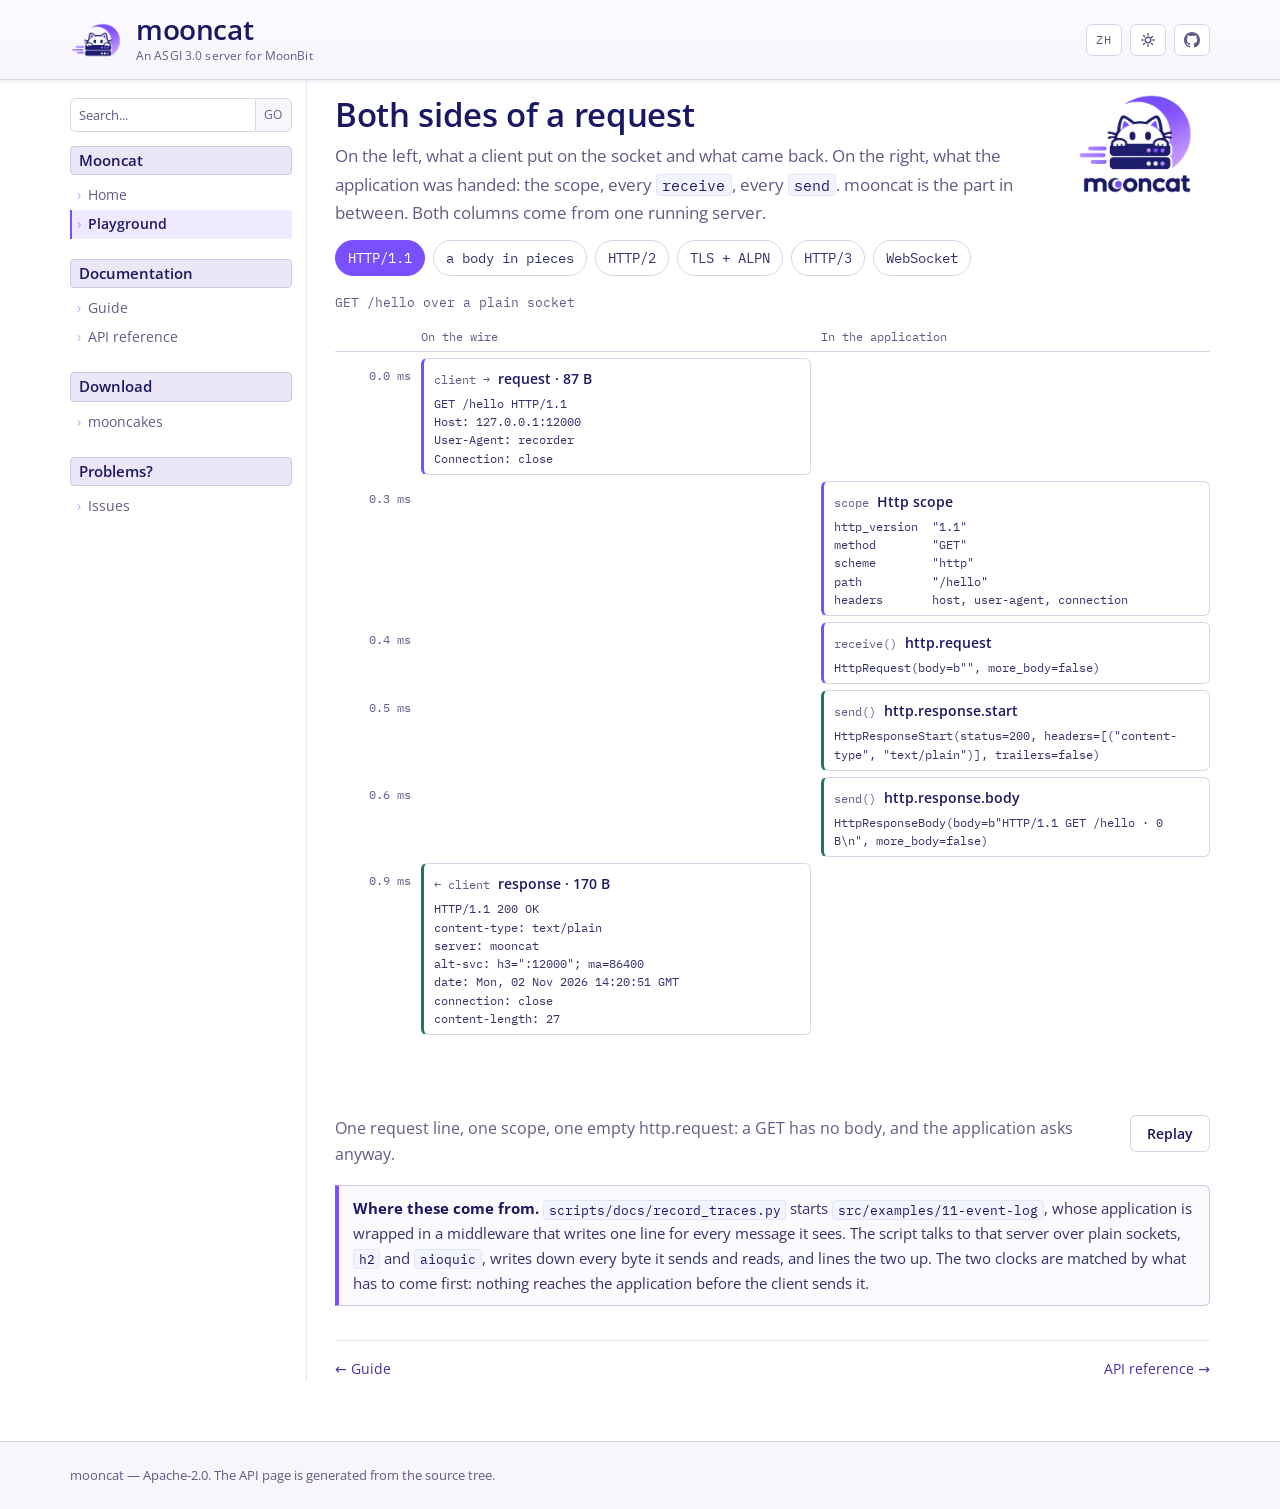
<file: docs/playground.html>
<!doctype html>
<html lang="en" data-root=".">
<head>
<meta charset="utf-8">
<meta name="viewport" content="width=device-width, initial-scale=1">
<title>Playground — mooncat</title>
<meta name="description" content="One recorded request at a time: the bytes a client put on the socket on the left, the scope and every receive and send the application saw on the right.">
<meta name="color-scheme" content="light dark">
<meta name="theme-color" content="#f7f5ff" media="(prefers-color-scheme: light)">
<meta name="theme-color" content="#0f0e1e" media="(prefers-color-scheme: dark)">
<link rel="canonical" href="https://moonbitstack.github.io/mooncat/playground.html">
<meta property="og:type" content="website">
<meta property="og:site_name" content="mooncat">
<meta property="og:title" content="Playground — mooncat">
<meta property="og:description" content="Both sides of a request: the socket and the application, recorded from one running mooncat.">
<meta property="og:url" content="https://moonbitstack.github.io/mooncat/playground.html">
<meta property="og:image" content="https://moonbitstack.github.io/mooncat/assets/og.png">
<meta property="og:image:width" content="1200">
<meta property="og:image:height" content="630">
<meta property="og:locale" content="en">
<meta name="twitter:card" content="summary_large_image">
<meta name="twitter:title" content="Playground — mooncat">
<meta name="twitter:description" content="Both sides of a request: the socket and the application, recorded from one running mooncat.">
<meta name="twitter:image" content="https://moonbitstack.github.io/mooncat/assets/og.png">
<link rel="icon" href="assets/favicon.png" type="image/png">
<link rel="preconnect" href="https://fonts.googleapis.com">
<link rel="preconnect" href="https://fonts.gstatic.com" crossorigin>
<link href="https://fonts.googleapis.com/css2?family=Open+Sans:wght@400;600;700&family=IBM+Plex+Mono:wght@400;500&display=swap" rel="stylesheet">
<link rel="stylesheet" href="assets/site.css">
</head>
<body>

<a class="skip" href="#middle">Skip to content</a>
<div class="progress" aria-hidden="true"><i></i></div>

<header id="header">
  <div class="wrap">
    <div class="head">
      <a class="brand" href="./index.html">
        <img id="logo" src="assets/logo/mark-light.png" data-light="assets/logo/mark-light.png" data-dark="assets/logo/mark-dark.png" data-egg-light="assets/logo/mark-light.png" data-egg-dark="assets/logo/mark-dark.png" alt="mooncat" width="52" height="52">
        <span class="name">
          <b data-word="mooncat" data-egg-word="Mooncat">mooncat</b>
          <span>An ASGI 3.0 server for MoonBit</span>
        </span>
      </a>
      <div class="head-tools">
        <a class="lang" href="./zh/playground.html" hreflang="zh" title="中文" aria-label="Switch to Chinese">ZH</a>
        <button id="theme" type="button" aria-label="Switch theme">
          <svg class="i-sun" viewBox="0 0 16 16" aria-hidden="true" fill="currentColor"><path d="M8 1a.75.75 0 0 1 .75.75v1.5a.75.75 0 0 1-1.5 0v-1.5A.75.75 0 0 1 8 1Zm0 11a.75.75 0 0 1 .75.75v1.5a.75.75 0 0 1-1.5 0v-1.5A.75.75 0 0 1 8 12Zm7-4a.75.75 0 0 1-.75.75h-1.5a.75.75 0 0 1 0-1.5h1.5A.75.75 0 0 1 15 8ZM4 8a.75.75 0 0 1-.75.75h-1.5a.75.75 0 0 1 0-1.5h1.5A.75.75 0 0 1 4 8Zm9.02-4.02a.75.75 0 0 1 0 1.06l-1.06 1.06a.75.75 0 1 1-1.06-1.06l1.06-1.06a.75.75 0 0 1 1.06 0ZM5.1 10.9a.75.75 0 0 1 0 1.06L4.04 13.02a.75.75 0 0 1-1.06-1.06L4.04 10.9a.75.75 0 0 1 1.06 0Zm7.92 2.12a.75.75 0 0 1-1.06 0L10.9 11.96a.75.75 0 0 1 1.06-1.06l1.06 1.06a.75.75 0 0 1 0 1.06ZM5.1 5.1a.75.75 0 0 1-1.06 0L2.98 4.04a.75.75 0 0 1 1.06-1.06L5.1 4.04a.75.75 0 0 1 0 1.06ZM8 4.5a3.5 3.5 0 1 0 0 7 3.5 3.5 0 0 0 0-7Zm0 1.5a2 2 0 1 1 0 4 2 2 0 0 1 0-4Z"/></svg>
          <svg class="i-moon" viewBox="0 0 16 16" aria-hidden="true" fill="currentColor"><path transform="scale(1.12) translate(-0.86 -0.86)" d="M14 8.53A6 6 0 1 1 7.47 2 4.67 4.67 0 0 0 14 8.53z"/></svg>
        </button>
        <a class="gh" href="https://github.com/moonbitstack/mooncat" title="Source on GitHub">
          <svg viewBox="0 0 16 16" aria-hidden="true" fill="currentColor"><path d="M8 0C3.58 0 0 3.58 0 8c0 3.54 2.29 6.53 5.47 7.59.4.07.55-.17.55-.38 0-.19-.01-.82-.01-1.49-2.01.37-2.53-.49-2.69-.94-.09-.23-.48-.94-.82-1.13-.28-.15-.68-.52-.01-.53.63-.01 1.08.58 1.23.82.72 1.21 1.87.87 2.33.66.07-.52.28-.87.51-1.07-1.78-.2-3.64-.89-3.64-3.95 0-.87.31-1.59.82-2.15-.08-.2-.36-1.02.08-2.12 0 0 .67-.21 2.2.82a7.4 7.4 0 0 1 2-.27c.68 0 1.36.09 2 .27 1.53-1.04 2.2-.82 2.2-.82.44 1.1.16 1.92.08 2.12.51.56.82 1.27.82 2.15 0 3.07-1.87 3.75-3.65 3.95.29.25.54.73.54 1.48 0 1.07-.01 1.93-.01 2.2 0 .21.15.46.55.38A8.01 8.01 0 0 0 16 8c0-4.42-3.58-8-8-8Z"/></svg>
        </a>
      </div>    </div>
  </div>
</header>

<main id="middle" tabindex="-1">
<nav id="side" aria-label="Documentation navigation">
  <form class="search" id="search-form" role="search">
    <label class="sr-only" for="q">Search the documentation</label>
    <input id="q" type="search" placeholder="Search..." autocomplete="off">
    <button type="submit">GO</button>
    <ul class="hits" hidden></ul>
  </form>
  <section class="grp">
    <h2>Mooncat</h2>
    <ul>
      <li><a href="./index.html">Home</a></li>
      <li><a href="./playground.html" aria-current="page">Playground</a></li>
    </ul>
  </section>
  <section class="grp">
    <h2>Documentation</h2>
    <ul>
      <li><a href="./guide.html">Guide</a></li>
      <li><a href="./api.html">API reference</a></li>
    </ul>
  </section>
  <section class="grp">
    <h2>Download</h2>
    <ul>
      <li><a href="https://mooncakes.io/docs/moonbitstack/mooncat">mooncakes</a></li>
    </ul>
  </section>
  <section class="grp">
    <h2>Problems?</h2>
    <ul>
      <li><a href="https://github.com/moonbitstack/mooncat/issues">Issues</a></li>
    </ul>
  </section>
  </nav>

  <article class="content">

    <img class="corner" src="assets/logo/en-light.png" data-light="assets/logo/en-light.png" data-dark="assets/logo/en-dark.png" data-egg-light="assets/logo/egg-light.png" data-egg-dark="assets/logo/egg-dark.png" alt="" width="150" height="114">

    <h1>Both sides of a request</h1>
    <p class="lede">On the left, what a client put on the socket and what came back. On the right, what the application was handed: the scope, every <code>receive</code>, every <code>send</code>. mooncat is the part in between. Both columns come from one running server.</p>

    <div class="pick" id="pick" role="group" aria-label="Choose a request"></div>
    <p class="trace-head" id="command-line"></p>

    <div class="sides" id="sides">
      <div class="sides-head"><span></span><span>On the wire</span><span>In the application</span></div>
    </div>
    <div class="sides-foot">
      <p id="trace-note" class="pkg-desc"></p>
      <button type="button" class="btn ghost" id="replay">Replay</button>
    </div>

    <aside class="note">
      <p><b>Where these come from.</b> <code>scripts/docs/record_traces.py</code> starts <code>src/examples/11-event-log</code>, whose application is wrapped in a middleware that writes one line for every message it sees. The script talks to that server over plain sockets, <code>h2</code> and <code>aioquic</code>, writes down every byte it sends and reads, and lines the two up. The two clocks are matched by what has to come first: nothing reaches the application before the client sends it.</p>
    </aside>

    <nav class="pager" aria-label="Previous and next page">
      <a href="./guide.html">← Guide</a>
      <a href="./api.html">API reference →</a>
    </nav>
  </article>
</main>

<footer id="footer">
  <div class="wrap">
    <span>mooncat — Apache-2.0. The API page is generated from the source tree.</span>
  </div>
</footer>

<button class="to-top" id="to-top" type="button" aria-label="Back to top" hidden>
  <svg viewBox="0 0 16 16" aria-hidden="true" fill="currentColor"><path d="M8 3.5 3.5 8l1.06 1.06L7.25 6.4V13h1.5V6.4l2.69 2.66L12.5 8 8 3.5Z"/></svg>
</button>

<script src="assets/search-index.js"></script>
<script src="assets/site.js"></script>
<script src="assets/traces.js"></script>
<script src="assets/sides.js"></script>
</body>
</html>
</file>
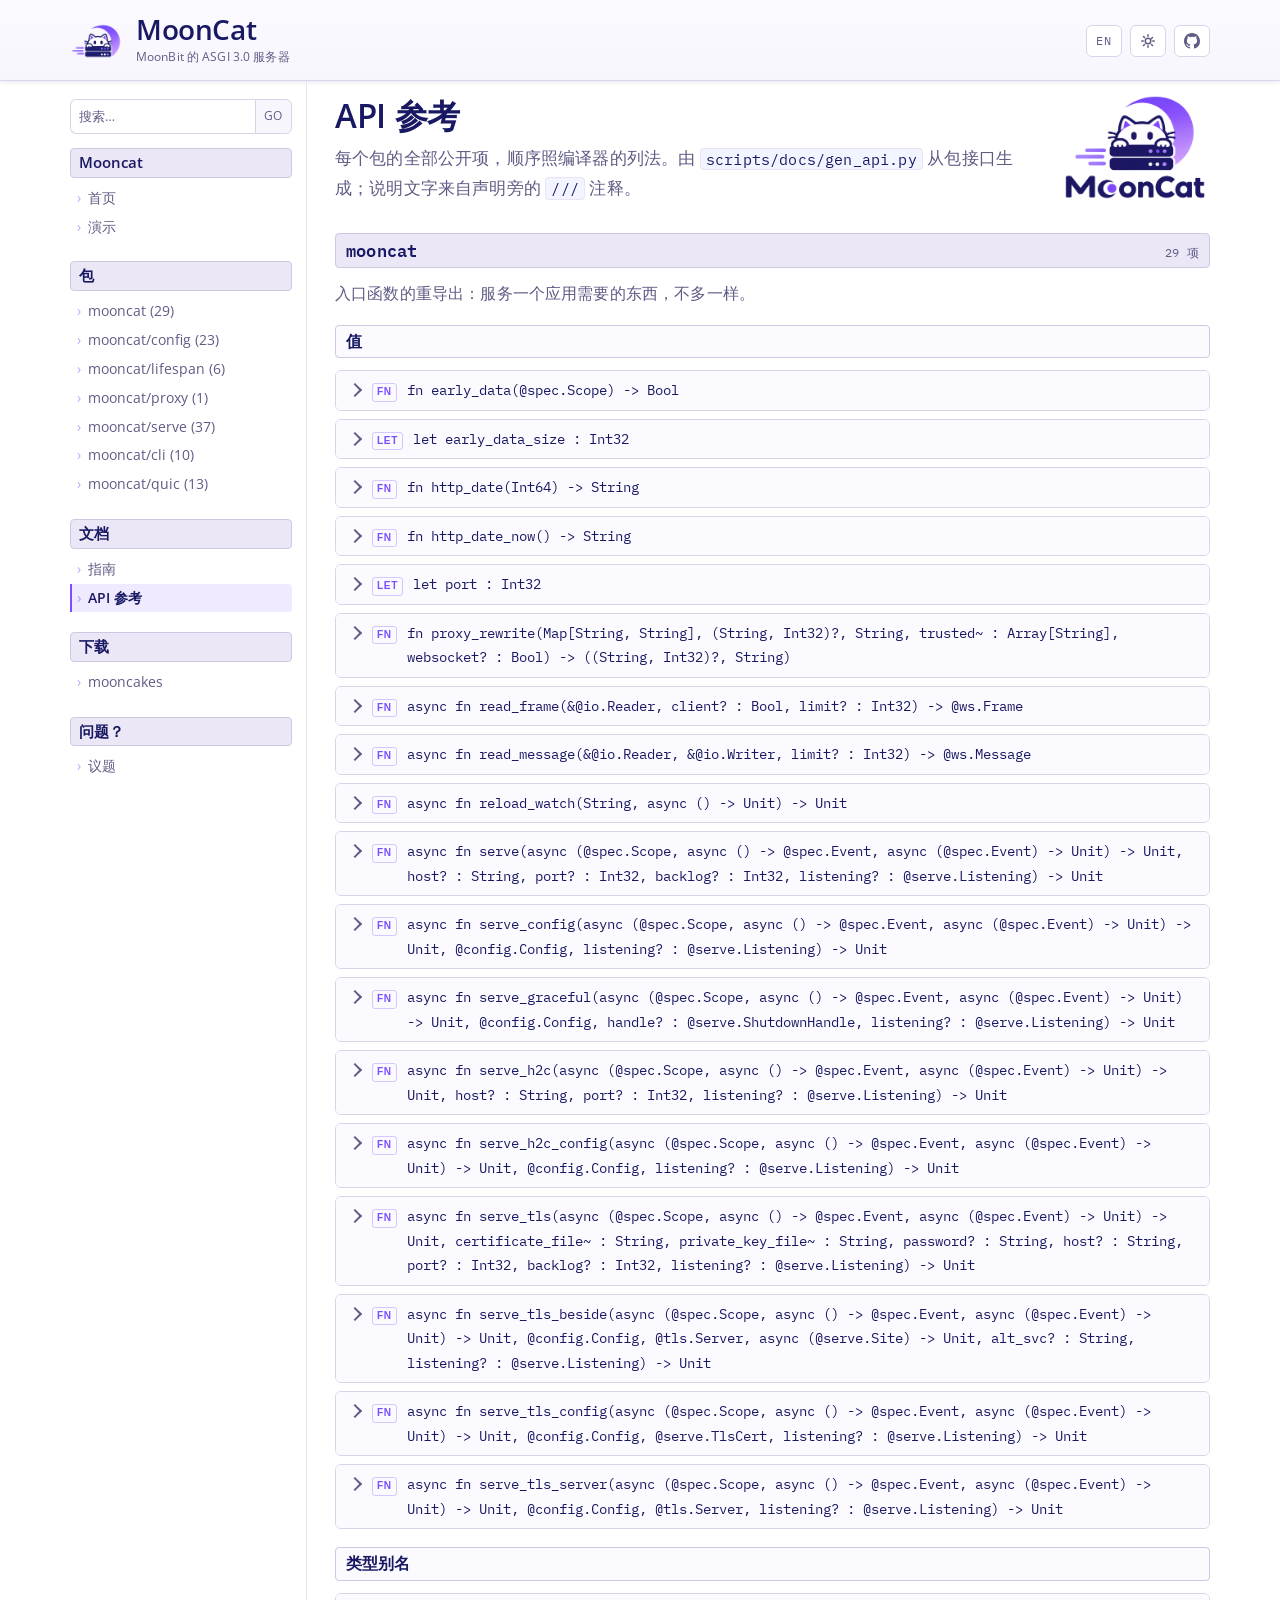
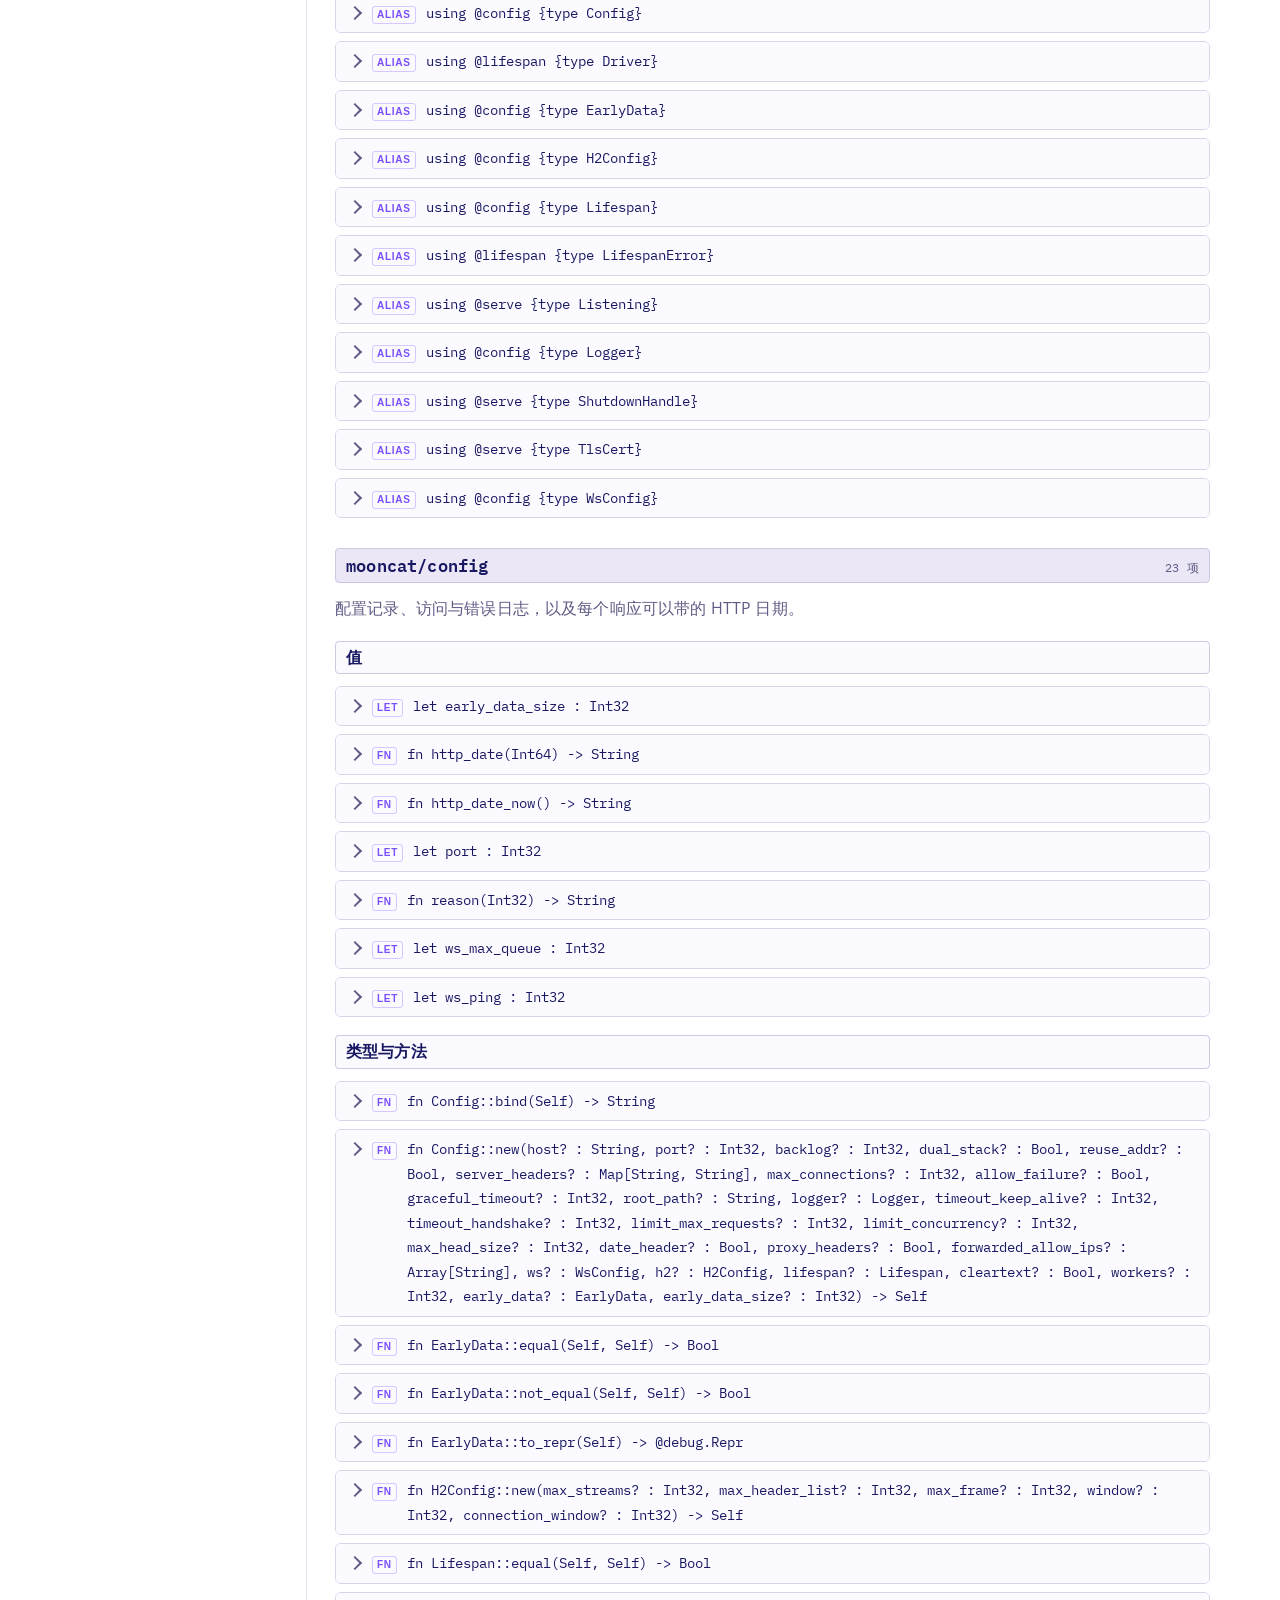
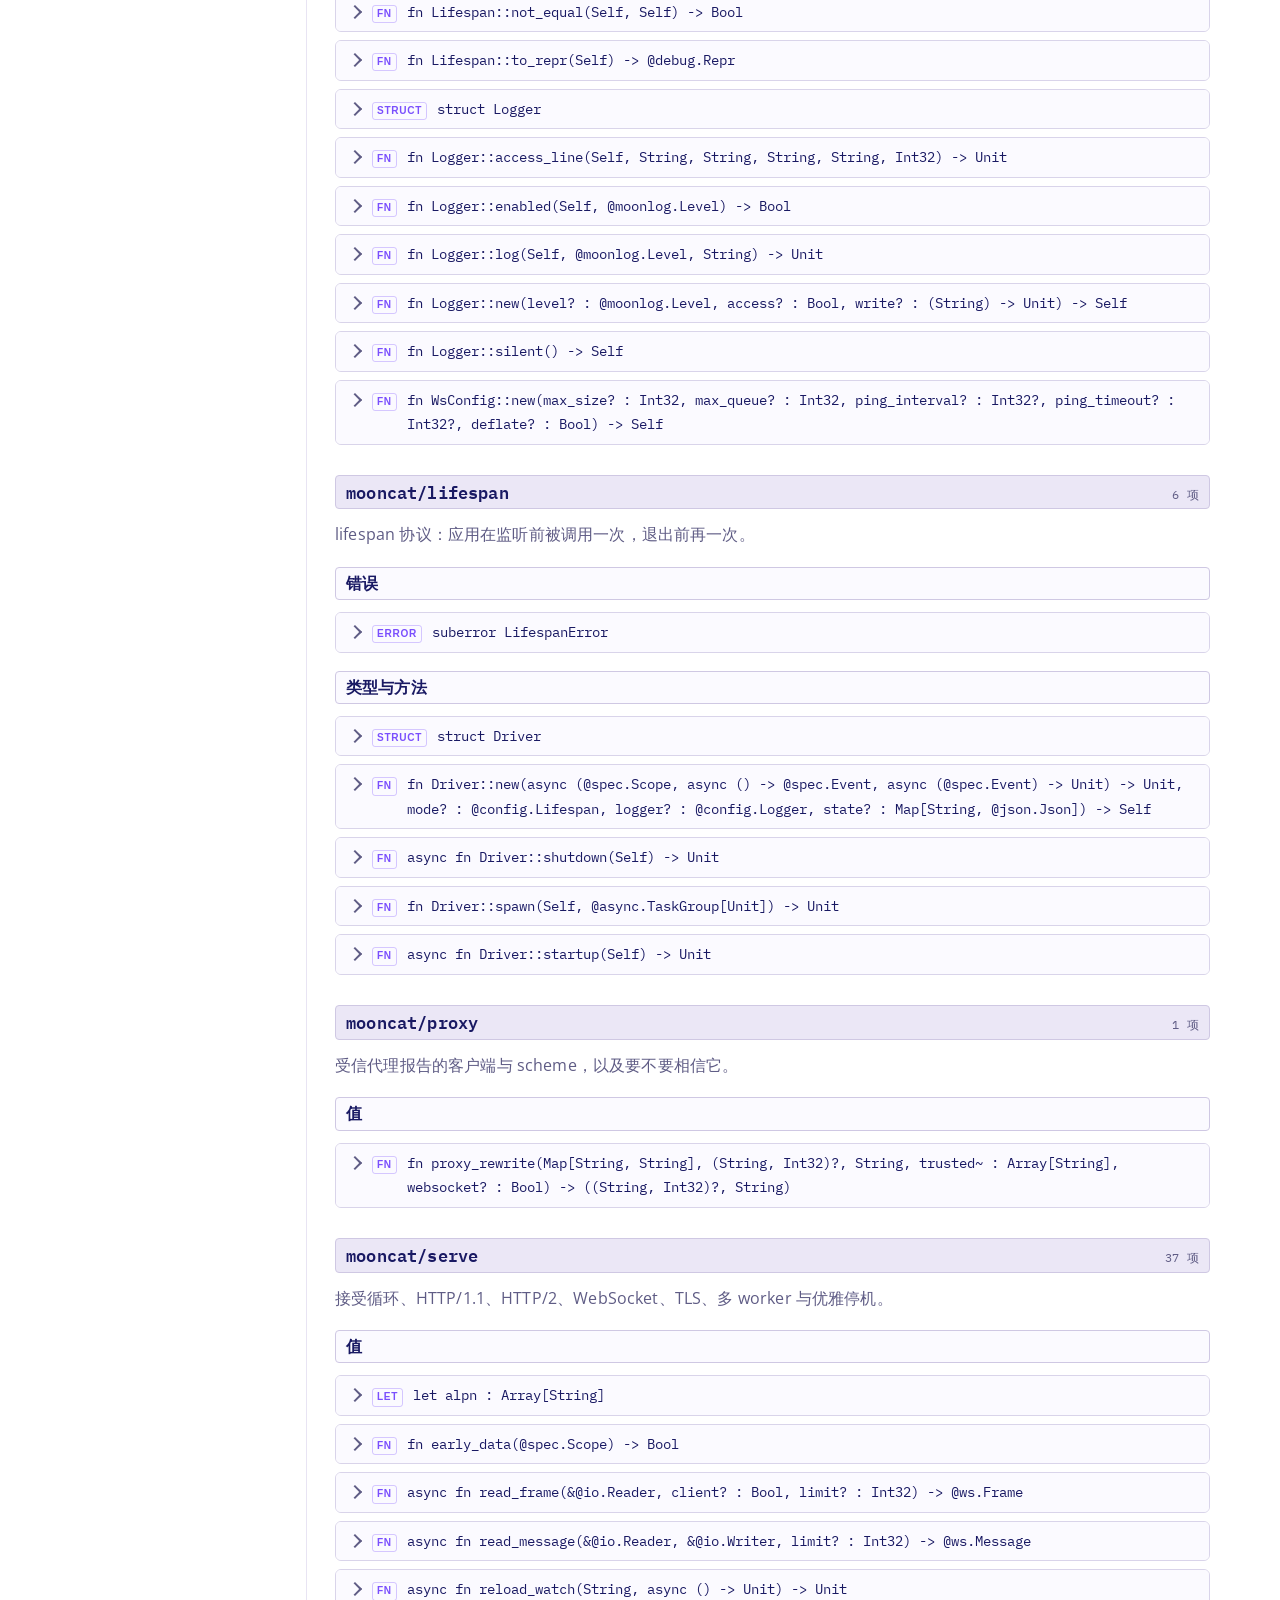
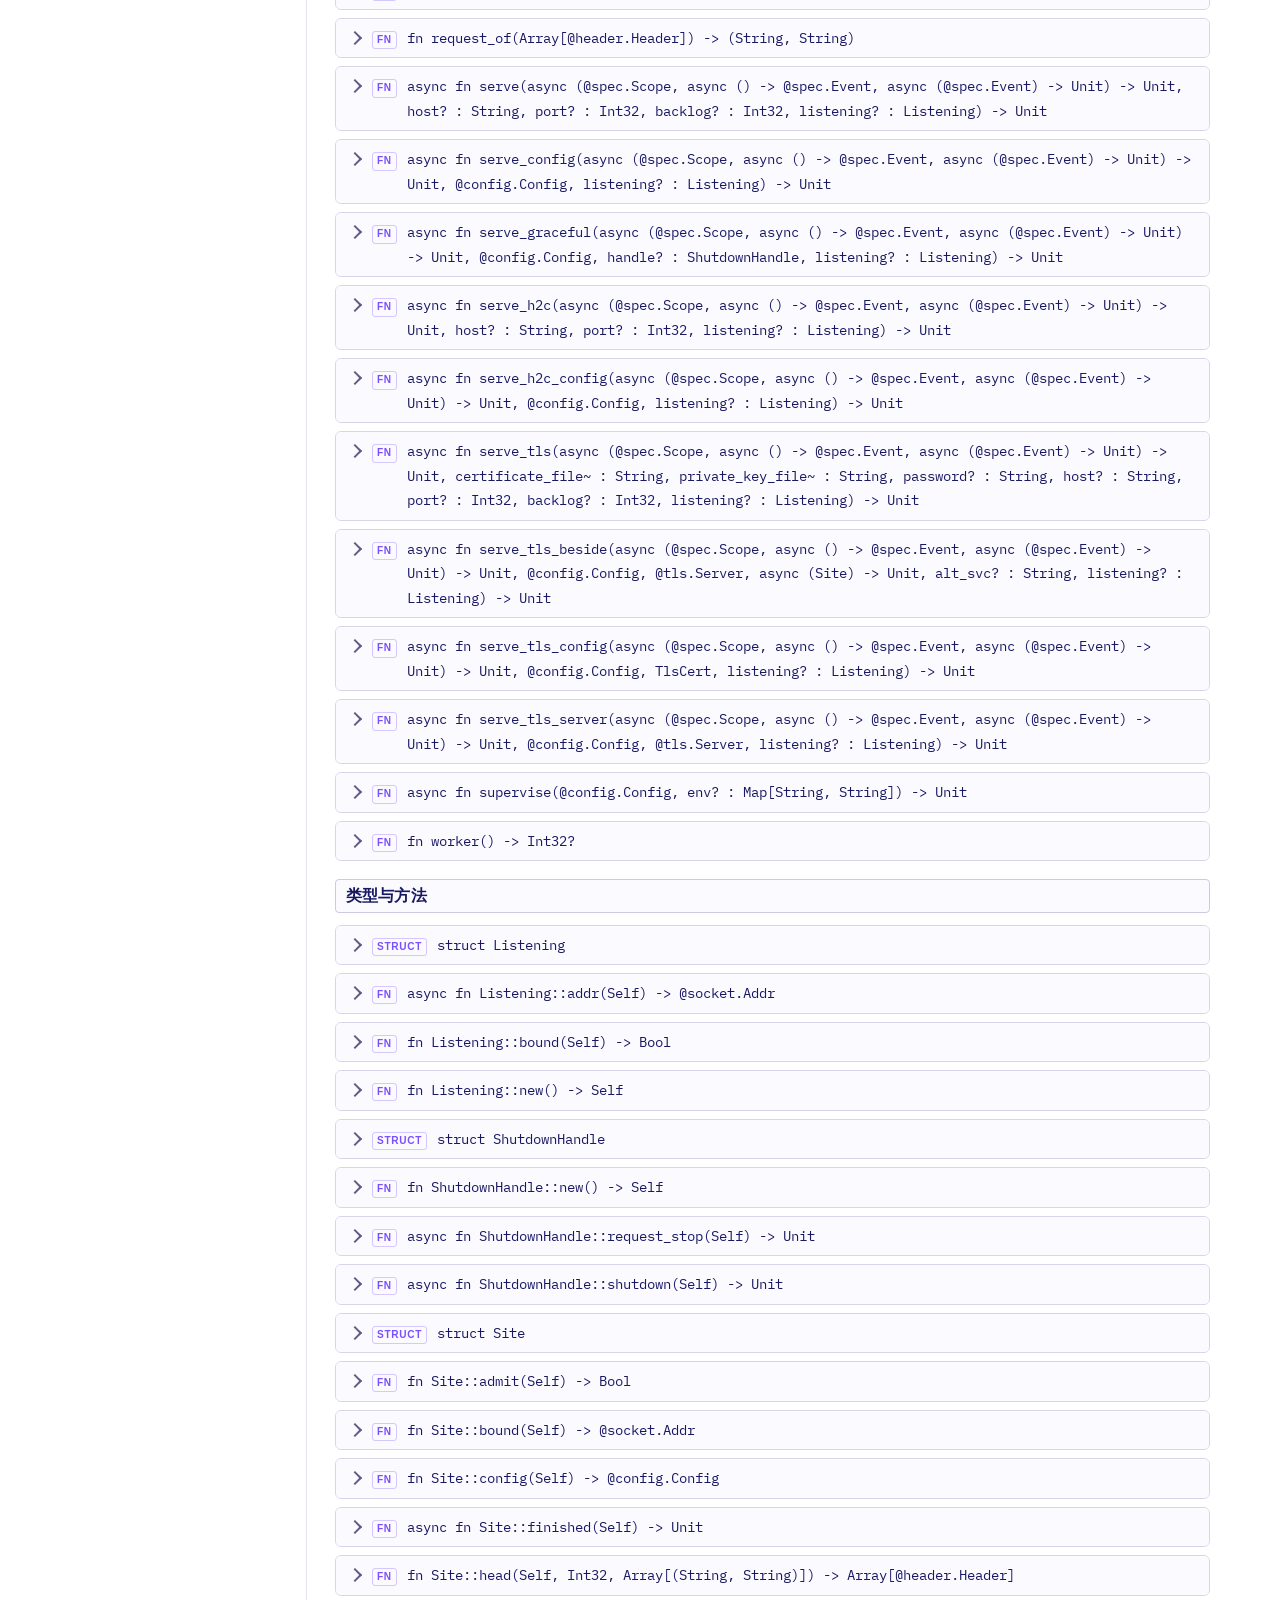
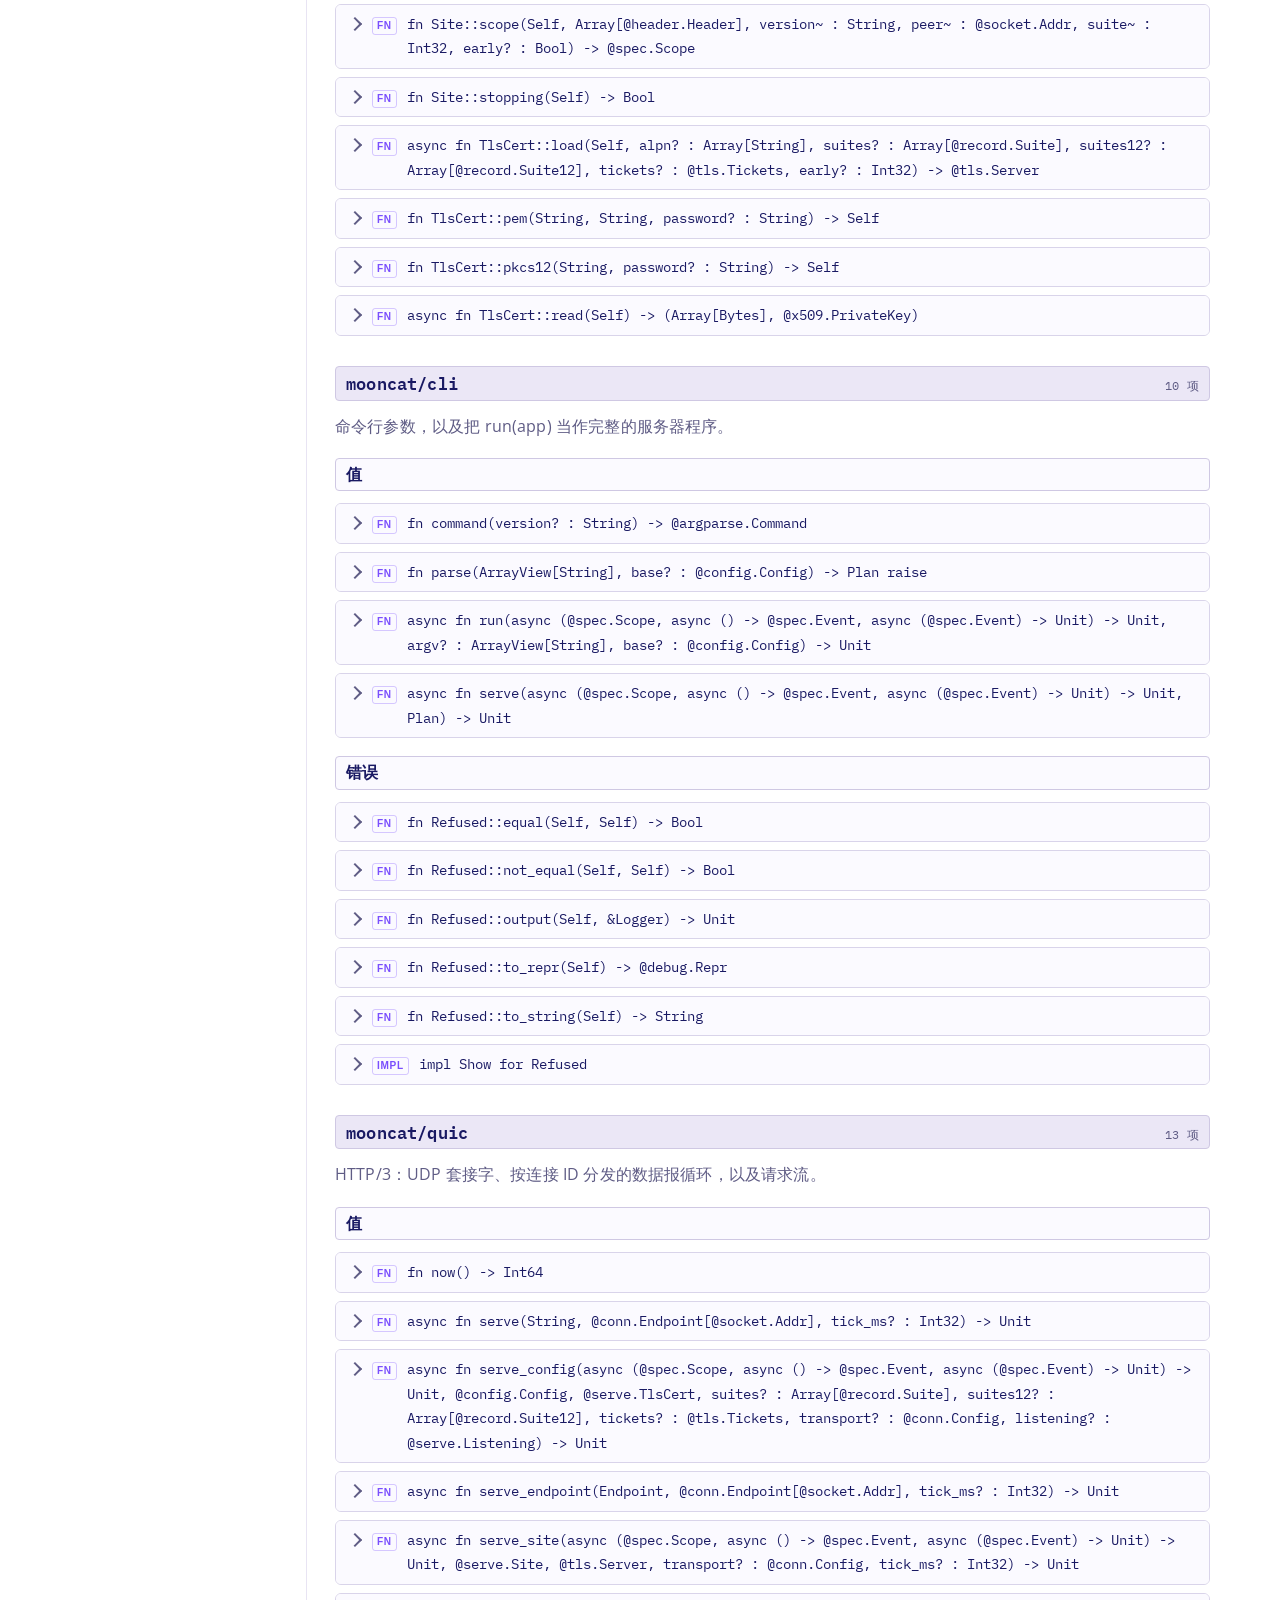
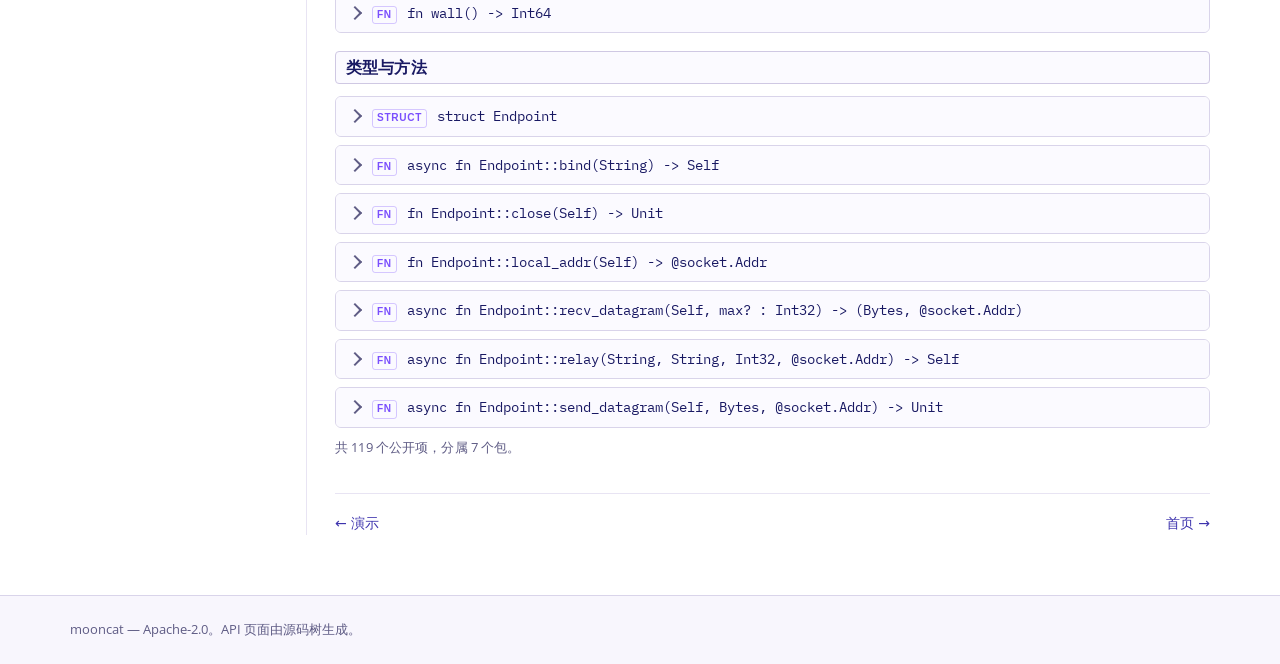
<file: docs/zh/api.html>
<!doctype html>
<html lang="zh" data-root="..">
<head>
<meta charset="utf-8">
<meta name="viewport" content="width=device-width, initial-scale=1">
<title>API 参考 — mooncat</title>
<meta name="description" content="mooncat 的全部公开类型、函数、常量与方法，由包接口生成。">
<meta name="color-scheme" content="light dark">
<meta name="theme-color" content="#f7f5ff" media="(prefers-color-scheme: light)">
<meta name="theme-color" content="#0f0e1e" media="(prefers-color-scheme: dark)">
<link rel="canonical" href="https://moonbitstack.github.io/mooncat/zh/api.html">
<meta property="og:type" content="website">
<meta property="og:site_name" content="mooncat">
<meta property="og:title" content="API 参考 — mooncat">
<meta property="og:description" content="mooncat 的全部公开类型、函数、常量与方法，由包接口生成。">
<meta property="og:url" content="https://moonbitstack.github.io/mooncat/zh/api.html">
<meta property="og:image" content="https://moonbitstack.github.io/mooncat/assets/og.png">
<meta property="og:image:width" content="1200">
<meta property="og:image:height" content="630">
<meta property="og:locale" content="zh_CN">
<meta name="twitter:card" content="summary_large_image">
<meta name="twitter:title" content="API 参考 — mooncat">
<meta name="twitter:description" content="mooncat 的全部公开类型、函数、常量与方法，由包接口生成。">
<meta name="twitter:image" content="https://moonbitstack.github.io/mooncat/assets/og.png">
<link rel="icon" href="../assets/favicon.png" type="image/png">
<link rel="preconnect" href="https://fonts.googleapis.com">
<link rel="preconnect" href="https://fonts.gstatic.com" crossorigin>
<link href="https://fonts.googleapis.com/css2?family=Open+Sans:wght@400;600;700&family=IBM+Plex+Mono:wght@400;500&display=swap" rel="stylesheet">
<link rel="stylesheet" href="../assets/site.css">
</head>
<body>

<a class="skip" href="#middle">跳到正文</a>
<div class="progress" aria-hidden="true"><i></i></div>

<header id="header">
  <div class="wrap">
    <div class="head">
      <a class="brand" href="./index.html">
        <img id="logo" src="../assets/logo/mark-light.png" data-light="../assets/logo/mark-light.png" data-dark="../assets/logo/mark-dark.png" data-egg-light="../assets/logo/mark-light.png" data-egg-dark="../assets/logo/mark-dark.png" alt="MoonCat" width="52" height="52">
        <span class="name">
          <b data-word="MoonCat" data-egg-word="Mooncat">MoonCat</b>
          <span>MoonBit 的 ASGI 3.0 服务器</span>
        </span>
      </a>
      <div class="head-tools">
        <a class="lang" href="../api.html" hreflang="en" title="English">EN</a>
        <button id="theme" type="button" aria-label="切换主题">
          <svg class="i-sun" viewBox="0 0 16 16" aria-hidden="true" fill="currentColor"><path d="M8 1a.75.75 0 0 1 .75.75v1.5a.75.75 0 0 1-1.5 0v-1.5A.75.75 0 0 1 8 1Zm0 11a.75.75 0 0 1 .75.75v1.5a.75.75 0 0 1-1.5 0v-1.5A.75.75 0 0 1 8 12Zm7-4a.75.75 0 0 1-.75.75h-1.5a.75.75 0 0 1 0-1.5h1.5A.75.75 0 0 1 15 8ZM4 8a.75.75 0 0 1-.75.75h-1.5a.75.75 0 0 1 0-1.5h1.5A.75.75 0 0 1 4 8Zm9.02-4.02a.75.75 0 0 1 0 1.06l-1.06 1.06a.75.75 0 1 1-1.06-1.06l1.06-1.06a.75.75 0 0 1 1.06 0ZM5.1 10.9a.75.75 0 0 1 0 1.06L4.04 13.02a.75.75 0 0 1-1.06-1.06L4.04 10.9a.75.75 0 0 1 1.06 0Zm7.92 2.12a.75.75 0 0 1-1.06 0L10.9 11.96a.75.75 0 0 1 1.06-1.06l1.06 1.06a.75.75 0 0 1 0 1.06ZM5.1 5.1a.75.75 0 0 1-1.06 0L2.98 4.04a.75.75 0 0 1 1.06-1.06L5.1 4.04a.75.75 0 0 1 0 1.06ZM8 4.5a3.5 3.5 0 1 0 0 7 3.5 3.5 0 0 0 0-7Zm0 1.5a2 2 0 1 1 0 4 2 2 0 0 1 0-4Z"/></svg>
          <svg class="i-moon" viewBox="0 0 16 16" aria-hidden="true" fill="currentColor"><path transform="scale(1.12) translate(-0.86 -0.86)" d="M14 8.53A6 6 0 1 1 7.47 2 4.67 4.67 0 0 0 14 8.53z"/></svg>
        </button>
        <a class="gh" href="https://github.com/moonbitstack/mooncat" title="源码在 GitHub">
          <svg viewBox="0 0 16 16" aria-hidden="true" fill="currentColor"><path d="M8 0C3.58 0 0 3.58 0 8c0 3.54 2.29 6.53 5.47 7.59.4.07.55-.17.55-.38 0-.19-.01-.82-.01-1.49-2.01.37-2.53-.49-2.69-.94-.09-.23-.48-.94-.82-1.13-.28-.15-.68-.52-.01-.53.63-.01 1.08.58 1.23.82.72 1.21 1.87.87 2.33.66.07-.52.28-.87.51-1.07-1.78-.2-3.64-.89-3.64-3.95 0-.87.31-1.59.82-2.15-.08-.2-.36-1.02.08-2.12 0 0 .67-.21 2.2.82a7.4 7.4 0 0 1 2-.27c.68 0 1.36.09 2 .27 1.53-1.04 2.2-.82 2.2-.82.44 1.1.16 1.92.08 2.12.51.56.82 1.27.82 2.15 0 3.07-1.87 3.75-3.65 3.95.29.25.54.73.54 1.48 0 1.07-.01 1.93-.01 2.2 0 .21.15.46.55.38A8.01 8.01 0 0 0 16 8c0-4.42-3.58-8-8-8Z"/></svg>
        </a>
      </div>    </div>
  </div>
</header>

<main id="middle" tabindex="-1">
<nav id="side" aria-label="文档导航">
  <form class="search" id="search-form" role="search">
    <label class="sr-only" for="q">搜索文档</label>
    <input id="q" type="search" placeholder="搜索…" autocomplete="off">
    <button type="submit">GO</button>
    <ul class="hits" hidden></ul>
  </form>
  <div class="grp">
    <h2>Mooncat</h2>
    <ul>
      <li><a href="index.html">首页</a></li>
      <li><a href="playground.html">演示</a></li>
    </ul>
  </div>
  <div class="grp">
    <h2>包</h2>
    <ul>
      <li><a href="#moonbitstack-mooncat">mooncat (29)</a></li>
      <li><a href="#moonbitstack-mooncat-config">mooncat/config (23)</a></li>
      <li><a href="#moonbitstack-mooncat-lifespan">mooncat/lifespan (6)</a></li>
      <li><a href="#moonbitstack-mooncat-proxy">mooncat/proxy (1)</a></li>
      <li><a href="#moonbitstack-mooncat-serve">mooncat/serve (37)</a></li>
      <li><a href="#moonbitstack-mooncat-cli">mooncat/cli (10)</a></li>
      <li><a href="#moonbitstack-mooncat-quic">mooncat/quic (13)</a></li>
    </ul>
  </div>
  <div class="grp">
    <h2>文档</h2>
    <ul>
      <li><a href="guide.html">指南</a></li>
      <li><a href="api.html" aria-current="page">API 参考</a></li>
    </ul>
  </div>
  <div class="grp">
    <h2>下载</h2>
    <ul>
      <li><a href="https://mooncakes.io/docs/moonbitstack/mooncat">mooncakes</a></li>
    </ul>
  </div>
  <div class="grp">
    <h2>问题？</h2>
    <ul>
      <li><a href="https://github.com/moonbitstack/mooncat/issues">议题</a></li>
    </ul>
  </div>
</nav>
<article class="content">
<img class="corner" src="../assets/logo/zh-light.png" data-light="../assets/logo/zh-light.png" data-dark="../assets/logo/zh-dark.png" data-egg-light="../assets/logo/egg-light.png" data-egg-dark="../assets/logo/egg-dark.png" alt="" width="150" height="114">
<h1>API 参考</h1>
<p class="lede">每个包的全部公开项，顺序照编译器的列法。由 <code>scripts/docs/gen_api.py</code> 从包接口生成；说明文字来自声明旁的 <code>///</code> 注释。</p>
<section class="section pkg" id="moonbitstack-mooncat">
<h2 class="bar">mooncat<span class="aside">29 项</span></h2>
<p class="pkg-desc">入口函数的重导出：服务一个应用需要的东西，不多一样。</p>
<h3 class="bar">值</h3>
<details class="item" id="mooncat--early_data" data-item="pub fn early_data(@spec.Scope) -&gt; Bool">
<summary><span class="caret"></span><span class="kind">fn</span><span class="sig">fn early_data(@spec.Scope) -&gt; Bool</span></summary>
<div class="body">
<p>Whether this scope&#x27;s request may be a replay: it arrived in 0-RTT, before the handshake that would have proved the client owns its address (RFC 8470). A request forwarded by a proxy that took it in 0-RTT says so with <code>Early-Data: 1</code>, so both are read.</p>
</div></details>
<details class="item" id="mooncat--early_data_size" data-item="pub let early_data_size : Int32">
<summary><span class="caret"></span><span class="kind">let</span><span class="sig">let early_data_size : Int32</span></summary>
<div class="body">
<p>How much a client may send in 0-RTT under one ticket, in bytes: 16 KiB, room for a request head and a small body, small enough that replaying one costs little.</p>
</div></details>
<details class="item" id="mooncat--http_date" data-item="pub fn http_date(Int64) -&gt; String">
<summary><span class="caret"></span><span class="kind">fn</span><span class="sig">fn http_date(Int64) -&gt; String</span></summary>
<div class="body">
<p>Format a Unix-epoch millisecond count as an HTTP-date in the IMF-fixdate form RFC 7231 §7.1.1.1 makes mandatory for a <code>Date</code> header: <code>Sun, 06 Nov 1994 08:49:37 GMT</code>, always GMT, always fixed-width.</p><p>The calendar and the format are moondate&#x27;s; what is here is the millisecond clock mooncat reads, brought down to the whole second the header is written to.</p>
</div></details>
<details class="item" id="mooncat--http_date_now" data-item="pub fn http_date_now() -&gt; String">
<summary><span class="caret"></span><span class="kind">fn</span><span class="sig">fn http_date_now() -&gt; String</span></summary>
<div class="body">
<p>The current instant as an HTTP-date, reformatted only when the epoch second has moved on.</p>
</div></details>
<details class="item" id="mooncat--port" data-item="pub let port : Int32">
<summary><span class="caret"></span><span class="kind">let</span><span class="sig">let port : Int32</span></summary>
<div class="body">
<p>The default port for the TCP serving entry points.</p><p>HTTP/1.1, WebSocket upgrades and HTTP/2 share one listener, told apart by ALPN under TLS and by the HTTP/2 preface in the clear. <code>quic_serve</code> takes an explicit UDP address; it may use the same number because UDP and TCP have separate port spaces.</p>
</div></details>
<details class="item" id="mooncat--proxy_rewrite" data-item="pub fn proxy_rewrite(Map[String, String], (String, Int32)?, String, trusted~ : Array[String], websocket? : Bool) -&gt; ((String, Int32)?, String)">
<summary><span class="caret"></span><span class="kind">fn</span><span class="sig">fn proxy_rewrite(Map[String, String], (String, Int32)?, String, trusted~ : Array[String], websocket? : Bool) -&gt; ((String, Int32)?, String)</span></summary>
<div class="body">
<p>Rewrite a request&#x27;s <code>client</code> and <code>scheme</code> from a trusted proxy&#x27;s forwarding headers (← uvicorn&#x27;s <code>ProxyHeadersMiddleware</code>).</p><p>Nothing is rewritten unless the peer itself is trusted: these headers are attacker-controlled, and believing them from an arbitrary client lets that client name any address it likes for a rate limiter, an allowlist or an audit log. Behind a proxy the peer is the proxy, which is why <code>forwarded_allow_ips</code> defaults to <code>127.0.0.1</code> and not to <code>*</code>.</p><p><code>X-Forwarded-For</code> yields the chain&#x27;s leftmost entry with port <code>0</code>, since a forwarded chain carries no port. <code>X-Forwarded-Proto</code> replaces the scheme, mapped to <code>wss</code>/<code>ws</code> for a WebSocket scope, whose scheme names differ from the <code>https</code>/<code>http</code> the header spells.</p>
</div></details>
<details class="item" id="mooncat--read_frame" data-item="pub async fn read_frame(&amp;@io.Reader, client? : Bool, limit? : Int32) -&gt; @ws.Frame">
<summary><span class="caret"></span><span class="kind">fn</span><span class="sig">async fn read_frame(&amp;@io.Reader, client? : Bool, limit? : Int32) -&gt; @ws.Frame</span></summary>
<div class="body">
<p>One frame off a stream (RFC 6455 §5.2).</p><p>The header is read in the order the format is laid out — two bytes, then the extended length, then the mask — and <code>@ws.check</code> runs on the header before the payload is read, so an enormous announced length is refused rather than allocated.</p><p><code>client</code> is the server&#x27;s position by default: a client&#x27;s frames must be masked (§5.1), so reading a server&#x27;s frames takes <code>client=false</code>. Raises <code>@ws.Refused</code> carrying the status the connection is then failed with, and passes the stream&#x27;s end through.</p>
</div></details>
<details class="item" id="mooncat--read_message" data-item="pub async fn read_message(&amp;@io.Reader, &amp;@io.Writer, limit? : Int32) -&gt; @ws.Message">
<summary><span class="caret"></span><span class="kind">fn</span><span class="sig">async fn read_message(&amp;@io.Reader, &amp;@io.Writer, limit? : Int32) -&gt; @ws.Message</span></summary>
<div class="body">
<p>One complete message off a stream, with the control frames between its fragments handled: a ping is answered on <code>writer</code>, a pong is dropped, and a close is echoed before the message comes back as that close.</p><p>This is the server&#x27;s receive path, so every frame must arrive masked. The reply frames go out unmasked because a server must not mask (§5.1).</p>
</div></details>
<details class="item" id="mooncat--reload_watch" data-item="pub async fn reload_watch(String, async () -&gt; Unit) -&gt; Unit">
<summary><span class="caret"></span><span class="kind">fn</span><span class="sig">async fn reload_watch(String, async () -&gt; Unit) -&gt; Unit</span></summary>
<div class="body">
<p>Watch <code>path</code> for source changes and fire <code>on_reload</code> on each batch of events (← uvicorn&#x27;s <code>--reload</code> file watcher). Backed by <code>@fs.Watcher</code>, which debounces and reports child-file events, so a save to any file under <code>path</code> triggers one reload. <code>on_reload</code> is where a supervisor re-execs the server; wiring it to a <code>ShutdownHandle</code> turns a file save into a graceful restart. Loops until its task is cancelled, always closing the watcher.</p>
</div></details>
<details class="item" id="mooncat--serve" data-item="pub async fn serve(async (@spec.Scope, async () -&gt; @spec.Event, async (@spec.Event) -&gt; Unit) -&gt; Unit, host? : String, port? : Int32, backlog? : Int32, listening? : @serve.Listening) -&gt; Unit">
<summary><span class="caret"></span><span class="kind">fn</span><span class="sig">async fn serve(async (@spec.Scope, async () -&gt; @spec.Event, async (@spec.Event) -&gt; Unit) -&gt; Unit, host? : String, port? : Int32, backlog? : Int32, listening? : @serve.Listening) -&gt; Unit</span></summary>
<div class="body">
<p>Serve under a plan already parsed, for a program that wants to look at the plan — or change it — before the socket opens.</p>
</div></details>
<details class="item" id="mooncat--serve_config" data-item="pub async fn serve_config(async (@spec.Scope, async () -&gt; @spec.Event, async (@spec.Event) -&gt; Unit) -&gt; Unit, @config.Config, listening? : @serve.Listening) -&gt; Unit">
<summary><span class="caret"></span><span class="kind">fn</span><span class="sig">async fn serve_config(async (@spec.Scope, async () -&gt; @spec.Event, async (@spec.Event) -&gt; Unit) -&gt; Unit, @config.Config, listening? : @serve.Listening) -&gt; Unit</span></summary>
<div class="body">
<p>Serve HTTP/1.1, HTTP/2 and HTTP/3 together under one certificate, TCP and UDP on the same port: the TCP side tells clients about HTTP/3 with <code>alt-svc</code> (RFC 7838).</p><p>With <code>workers</code> above 1 the TCP port is shared by the kernel, as for <code>serve_tls</code>, and the UDP port by this process: it holds the socket and passes each datagram to the worker whose number is in the connection id (see <code>route.mbt</code>).</p><p>Session resumption is on over TCP and UDP alike, each worker with keys of its own, so a ticket resumes only on the worker that sealed it. <code>tickets</code> chooses the keys: pass the same ones to share tickets across workers, or <code>@tls.tickets</code> to turn it off.</p><p><code>transport</code> is the QUIC configuration itself — Retry, the idle timeout, the flow-control credit. With <code>workers</code> above 1 it reaches this process only: the workers are started again from the command line, so they take the default, while everything on <code>Config</code> does reach them through the flags that were typed.</p><p><code>Config.early_data</code> decides what a request sent in 0-RTT gets: taken and marked with <code>Early-Data: 1</code>, answered <code>425 Too Early</code> without running the application, or not offered at all (RFC 8470). It is <code>Off</code> by default, so serving HTTP/3 does not offer a replayable request until the server opts in. <code>Config.early_data_size</code> is the allowance one ticket carries. Over TCP there is no early data whatever it says: a byte stream cannot hold a request back until the handshake says whether to take it, so only the QUIC listener offers any.</p>
</div></details>
<details class="item" id="mooncat--serve_graceful" data-item="pub async fn serve_graceful(async (@spec.Scope, async () -&gt; @spec.Event, async (@spec.Event) -&gt; Unit) -&gt; Unit, @config.Config, handle? : @serve.ShutdownHandle, listening? : @serve.Listening) -&gt; Unit">
<summary><span class="caret"></span><span class="kind">fn</span><span class="sig">async fn serve_graceful(async (@spec.Scope, async () -&gt; @spec.Event, async (@spec.Event) -&gt; Unit) -&gt; Unit, @config.Config, handle? : @serve.ShutdownHandle, listening? : @serve.Listening) -&gt; Unit</span></summary>
<div class="body">
<p>Serve a moonasgi application with a uvicorn-style process model: a graceful shutdown path over a single acceptor that spawns a concurrent handler per connection.</p><p>The lifespan protocol runs startup before the listener binds and shutdown on the way out. A single acceptor task spawns one handler task per connection, so requests are served concurrently, each through mooncat&#x27;s HTTP/1.1 codec and, on an upgrade, its WebSocket bridge. <code>serve</code>, <code>serve_config</code> and <code>serve_tls_config</code> run this same loop; this entry point adds the handle.</p><p>Shutdown is triggered by <code>handle.shutdown()</code> / <code>handle.request_stop()</code>, by reaching <code>Config::limit_max_requests</code>, or by a signal the runtime turns into global cancellation (see the boundary note below). All three converge on one sequence, run under <code>protect_from_cancel</code> so a signal can&#x27;t abort it midway: stop accepting (cancel the acceptor), drain in-flight requests (bounded by <code>Config::graceful_timeout</code>), run the ASGI lifespan shutdown, then close the listener.</p><p>The acceptor honours the connection ceilings: <code>max_connections</code> gates accepting, so a full server leaves the next client in the listen queue rather than accepting it and sitting on it, and <code>allow_failure</code> decides whether one bad connection is contained or brings the server down. <code>limit_concurrency</code> is the other kind of ceiling — a request arriving past it is answered <code>503</code> rather than queued.</p><p>## Several workers</p><p>With <code>Config::workers</code> above 1 this process only supervises: see <code>supervise</code>. Each worker comes back through this same function, binds the port under <code>SO_REUSEPORT</code>, and serves as described here.</p><p>## Signal boundary</p><p>The only signal hook <code>moonbitlang/async</code> exposes is <code>@signal.set_global_cancellation_signals</code>, which cancels the whole task tree on SIGINT/SIGTERM. mooncat catches that cancellation and still runs lifespan shutdown and closes the listener under <code>protect_from_cancel</code>; but a signal also cancels the in-flight handler tasks, so drain-before-close is only fully honoured on the programmatic <code>ShutdownHandle</code> path. That matches uvicorn&#x27;s own escalation: a first signal drains, a second forces exit.</p>
</div></details>
<details class="item" id="mooncat--serve_h2c" data-item="pub async fn serve_h2c(async (@spec.Scope, async () -&gt; @spec.Event, async (@spec.Event) -&gt; Unit) -&gt; Unit, host? : String, port? : Int32, listening? : @serve.Listening) -&gt; Unit">
<summary><span class="caret"></span><span class="kind">fn</span><span class="sig">async fn serve_h2c(async (@spec.Scope, async () -&gt; @spec.Event, async (@spec.Event) -&gt; Unit) -&gt; Unit, host? : String, port? : Int32, listening? : @serve.Listening) -&gt; Unit</span></summary>
<div class="body">
<p>Serve a moonasgi ASGI application over <b>HTTP/2 cleartext (h2c)</b> only — the prior-knowledge, no-TLS HTTP/2 profile (RFC 9113 §3.3). Convenience wrapper over <code>serve_h2c_config</code> that builds a <code>Config</code> from <code>host</code> / <code>port</code>. Blocks in the accept loop until the running task is cancelled.</p><p><code>serve</code> and <code>serve_tls</code> speak HTTP/2 as well, beside HTTP/1.1 on the same port; this entry point is for a listener that is to speak nothing else.</p>
</div></details>
<details class="item" id="mooncat--serve_h2c_config" data-item="pub async fn serve_h2c_config(async (@spec.Scope, async () -&gt; @spec.Event, async (@spec.Event) -&gt; Unit) -&gt; Unit, @config.Config, listening? : @serve.Listening) -&gt; Unit">
<summary><span class="caret"></span><span class="kind">fn</span><span class="sig">async fn serve_h2c_config(async (@spec.Scope, async () -&gt; @spec.Event, async (@spec.Event) -&gt; Unit) -&gt; Unit, @config.Config, listening? : @serve.Listening) -&gt; Unit</span></summary>
<div class="body">
<p>Serve a moonasgi ASGI application over h2c under an explicit <code>Config</code>: the same serving loop as <code>serve_config</code>, with its lifespan, limits, logging and graceful shutdown, on a listener that speaks HTTP/2 alone.</p>
</div></details>
<details class="item" id="mooncat--serve_tls" data-item="pub async fn serve_tls(async (@spec.Scope, async () -&gt; @spec.Event, async (@spec.Event) -&gt; Unit) -&gt; Unit, certificate_file~ : String, private_key_file~ : String, password? : String, host? : String, port? : Int32, backlog? : Int32, listening? : @serve.Listening) -&gt; Unit">
<summary><span class="caret"></span><span class="kind">fn</span><span class="sig">async fn serve_tls(async (@spec.Scope, async () -&gt; @spec.Event, async (@spec.Event) -&gt; Unit) -&gt; Unit, certificate_file~ : String, private_key_file~ : String, password? : String, host? : String, port? : Int32, backlog? : Int32, listening? : @serve.Listening) -&gt; Unit</span></summary>
<div class="body">
<p>Serve a moonasgi ASGI application over native HTTP/1.1 <b>over TLS</b> (HTTPS, ← uvicorn&#x27;s <code>--ssl-certfile</code>/<code>--ssl-keyfile</code>). Convenience wrapper over <code>serve_tls_config</code> that builds the <code>Config</code> from <code>host</code>/<code>port</code>/<code>backlog</code> and the certificate paths.</p><p>Runs the full ASGI lifespan protocol around the accept loop (startup before the listener binds, shutdown on exit — even under cancellation), then, for every accepted connection, completes a TLS handshake and serves HTTP/2 when ALPN settles on <code>h2</code>, HTTP/1.1 otherwise.</p><p>A WebSocket upgrade on an HTTP/1.1 connection is served too (<code>wss://</code>): the 101, the subprotocol echo and the frames all travel over the encrypted stream.</p>
</div></details>
<details class="item" id="mooncat--serve_tls_beside" data-item="pub async fn serve_tls_beside(async (@spec.Scope, async () -&gt; @spec.Event, async (@spec.Event) -&gt; Unit) -&gt; Unit, @config.Config, @tls.Server, async (@serve.Site) -&gt; Unit, alt_svc? : String, listening? : @serve.Listening) -&gt; Unit">
<summary><span class="caret"></span><span class="kind">fn</span><span class="sig">async fn serve_tls_beside(async (@spec.Scope, async () -&gt; @spec.Event, async (@spec.Event) -&gt; Unit) -&gt; Unit, @config.Config, @tls.Server, async (@serve.Site) -&gt; Unit, alt_svc? : String, listening? : @serve.Listening) -&gt; Unit</span></summary>
<div class="body">
<p>Serve over HTTPS with another listener beside the TCP one, which runs from the moment the application has started until the requests in flight everywhere have drained.</p><p><code>alt_svc</code> is a header value to advertise the neighbour with, in which <code>{port}</code> is replaced by the port the socket actually got — which is the only way to name it when the caller asked for port 0.</p>
</div></details>
<details class="item" id="mooncat--serve_tls_config" data-item="pub async fn serve_tls_config(async (@spec.Scope, async () -&gt; @spec.Event, async (@spec.Event) -&gt; Unit) -&gt; Unit, @config.Config, @serve.TlsCert, listening? : @serve.Listening) -&gt; Unit">
<summary><span class="caret"></span><span class="kind">fn</span><span class="sig">async fn serve_tls_config(async (@spec.Scope, async () -&gt; @spec.Event, async (@spec.Event) -&gt; Unit) -&gt; Unit, @config.Config, @serve.TlsCert, listening? : @serve.Listening) -&gt; Unit</span></summary>
<div class="body">
<p>Serve a moonasgi ASGI application over HTTPS under an explicit <code>Config</code> and <code>TlsCert</code>. Mirrors <code>serve_config</code>: lifespan startup is driven before the listener binds and shutdown on the way out (guarded by <code>protect_from_cancel</code> so it still runs when the serving task is cancelled), and each accepted connection completes a TLS handshake within <code>timeout_handshake</code> and then runs the same loop as a plain one.</p>
</div></details>
<details class="item" id="mooncat--serve_tls_server" data-item="pub async fn serve_tls_server(async (@spec.Scope, async () -&gt; @spec.Event, async (@spec.Event) -&gt; Unit) -&gt; Unit, @config.Config, @tls.Server, listening? : @serve.Listening) -&gt; Unit">
<summary><span class="caret"></span><span class="kind">fn</span><span class="sig">async fn serve_tls_server(async (@spec.Scope, async () -&gt; @spec.Event, async (@spec.Event) -&gt; Unit) -&gt; Unit, @config.Config, @tls.Server, listening? : @serve.Listening) -&gt; Unit</span></summary>
<div class="body">
<p>Serve over HTTPS with a TLS configuration built by the caller: the suites, the groups, the ALPN list and the certificates are all <code>server</code>&#x27;s. <code>serve_tls_config</code> is this with the configuration read from PEM files.</p>
</div></details>
<h3 class="bar">类型别名</h3>
<details class="item" id="mooncat--pub-using-config-type" data-item="pub using @config {type Config}">
<summary><span class="caret"></span><span class="kind">alias</span><span class="sig">using @config {type Config}</span></summary>
<div class="body">
<p class="alias">Re-exported from <code>mooncat/config</code>; <a href="#config--Config">documented there</a>.</p>
</div></details>
<details class="item" id="mooncat--pub-using-lifespan-typ" data-item="pub using @lifespan {type Driver}">
<summary><span class="caret"></span><span class="kind">alias</span><span class="sig">using @lifespan {type Driver}</span></summary>
<div class="body">
<p class="alias">Re-exported from <code>mooncat/lifespan</code>; <a href="#lifespan--Driver">documented there</a>.</p>
</div></details>
<details class="item" id="mooncat--pub-using-config-type" data-item="pub using @config {type EarlyData}">
<summary><span class="caret"></span><span class="kind">alias</span><span class="sig">using @config {type EarlyData}</span></summary>
<div class="body">
<p class="alias">Re-exported from <code>mooncat/config</code>; <a href="#config--EarlyData">documented there</a>.</p>
</div></details>
<details class="item" id="mooncat--pub-using-config-type" data-item="pub using @config {type H2Config}">
<summary><span class="caret"></span><span class="kind">alias</span><span class="sig">using @config {type H2Config}</span></summary>
<div class="body">
<p class="alias">Re-exported from <code>mooncat/config</code>; <a href="#config--H2Config">documented there</a>.</p>
</div></details>
<details class="item" id="mooncat--pub-using-config-type" data-item="pub using @config {type Lifespan}">
<summary><span class="caret"></span><span class="kind">alias</span><span class="sig">using @config {type Lifespan}</span></summary>
<div class="body">
<p class="alias">Re-exported from <code>mooncat/config</code>; <a href="#config--Lifespan">documented there</a>.</p>
</div></details>
<details class="item" id="mooncat--pub-using-lifespan-typ" data-item="pub using @lifespan {type LifespanError}">
<summary><span class="caret"></span><span class="kind">alias</span><span class="sig">using @lifespan {type LifespanError}</span></summary>
<div class="body">
<p class="alias">Re-exported from <code>mooncat/lifespan</code>; <a href="#lifespan--LifespanError">documented there</a>.</p>
</div></details>
<details class="item" id="mooncat--pub-using-serve-type-L" data-item="pub using @serve {type Listening}">
<summary><span class="caret"></span><span class="kind">alias</span><span class="sig">using @serve {type Listening}</span></summary>
<div class="body">
<p class="alias">Re-exported from <code>mooncat/serve</code>; <a href="#serve--Listening">documented there</a>.</p>
</div></details>
<details class="item" id="mooncat--pub-using-config-type" data-item="pub using @config {type Logger}">
<summary><span class="caret"></span><span class="kind">alias</span><span class="sig">using @config {type Logger}</span></summary>
<div class="body">
<p class="alias">Re-exported from <code>mooncat/config</code>; <a href="#config--Logger">documented there</a>.</p>
</div></details>
<details class="item" id="mooncat--pub-using-serve-type-S" data-item="pub using @serve {type ShutdownHandle}">
<summary><span class="caret"></span><span class="kind">alias</span><span class="sig">using @serve {type ShutdownHandle}</span></summary>
<div class="body">
<p class="alias">Re-exported from <code>mooncat/serve</code>; <a href="#serve--ShutdownHandle">documented there</a>.</p>
</div></details>
<details class="item" id="mooncat--pub-using-serve-type-T" data-item="pub using @serve {type TlsCert}">
<summary><span class="caret"></span><span class="kind">alias</span><span class="sig">using @serve {type TlsCert}</span></summary>
<div class="body">
<p class="alias">Re-exported from <code>mooncat/serve</code>; <a href="#serve--TlsCert">documented there</a>.</p>
</div></details>
<details class="item" id="mooncat--pub-using-config-type" data-item="pub using @config {type WsConfig}">
<summary><span class="caret"></span><span class="kind">alias</span><span class="sig">using @config {type WsConfig}</span></summary>
<div class="body">
<p class="alias">Re-exported from <code>mooncat/config</code>; <a href="#config--WsConfig">documented there</a>.</p>
</div></details>
</section>
<section class="section pkg" id="moonbitstack-mooncat-config">
<h2 class="bar">mooncat/config<span class="aside">23 项</span></h2>
<p class="pkg-desc">配置记录、访问与错误日志，以及每个响应可以带的 HTTP 日期。</p>
<h3 class="bar">值</h3>
<details class="item" id="config--early_data_size" data-item="pub let early_data_size : Int32">
<summary><span class="caret"></span><span class="kind">let</span><span class="sig">let early_data_size : Int32</span></summary>
<div class="body">
<p>How much a client may send in 0-RTT under one ticket, in bytes: 16 KiB, room for a request head and a small body, small enough that replaying one costs little.</p>
</div></details>
<details class="item" id="config--http_date" data-item="pub fn http_date(Int64) -&gt; String">
<summary><span class="caret"></span><span class="kind">fn</span><span class="sig">fn http_date(Int64) -&gt; String</span></summary>
<div class="body">
<p>Format a Unix-epoch millisecond count as an HTTP-date in the IMF-fixdate form RFC 7231 §7.1.1.1 makes mandatory for a <code>Date</code> header: <code>Sun, 06 Nov 1994 08:49:37 GMT</code>, always GMT, always fixed-width.</p><p>The calendar and the format are moondate&#x27;s; what is here is the millisecond clock mooncat reads, brought down to the whole second the header is written to.</p>
</div></details>
<details class="item" id="config--http_date_now" data-item="pub fn http_date_now() -&gt; String">
<summary><span class="caret"></span><span class="kind">fn</span><span class="sig">fn http_date_now() -&gt; String</span></summary>
<div class="body">
<p>The current instant as an HTTP-date, reformatted only when the epoch second has moved on.</p>
</div></details>
<details class="item" id="config--port" data-item="pub let port : Int32">
<summary><span class="caret"></span><span class="kind">let</span><span class="sig">let port : Int32</span></summary>
<div class="body">
<p>The default port for the TCP serving entry points.</p><p>HTTP/1.1, WebSocket upgrades and HTTP/2 share one listener, told apart by ALPN under TLS and by the HTTP/2 preface in the clear. <code>quic_serve</code> takes an explicit UDP address; it may use the same number because UDP and TCP have separate port spaces.</p>
</div></details>
<details class="item" id="config--reason" data-item="pub fn reason(Int32) -&gt; String">
<summary><span class="caret"></span><span class="kind">fn</span><span class="sig">fn reason(Int32) -&gt; String</span></summary>
<div class="body">
<p>The reason phrase an access line pairs with a status. Lives here rather than beside the native server because the access line is written on every backend.</p>
</div></details>
<details class="item" id="config--ws_max_queue" data-item="pub let ws_max_queue : Int32">
<summary><span class="caret"></span><span class="kind">let</span><span class="sig">let ws_max_queue : Int32</span></summary>
<div class="body">
<p>How many received messages wait for the application (uvicorn&#x27;s <code>--ws-max-queue</code>).</p>
</div></details>
<details class="item" id="config--ws_ping" data-item="pub let ws_ping : Int32">
<summary><span class="caret"></span><span class="kind">let</span><span class="sig">let ws_ping : Int32</span></summary>
<div class="body">
<p>The milliseconds between pings, and the wait for a pong (uvicorn&#x27;s 20 seconds each).</p>
</div></details>
<h3 class="bar">类型与方法</h3>
<details class="item" id="config--Config-bind" data-item="pub fn Config::bind(Self) -&gt; String">
<summary><span class="caret"></span><span class="kind">fn</span><span class="sig">fn Config::bind(Self) -&gt; String</span></summary>
<div class="body">
<p>The <code>host:port</code> string used to resolve the listen address.</p>
</div></details>
<details class="item" id="config--Config-new" data-item="pub fn Config::new(host? : String, port? : Int32, backlog? : Int32, dual_stack? : Bool, reuse_addr? : Bool, server_headers? : Map[String, String], max_connections? : Int32, allow_failure? : Bool, graceful_timeout? : Int32, root_path? : String, logger? : Logger, timeout_keep_alive? : Int32, timeout_handshake? : Int32, limit_max_requests? : Int32, limit_concurrency? : Int32, max_head_size? : Int32, date_header? : Bool, proxy_headers? : Bool, forwarded_allow_ips? : Array[String], ws? : WsConfig, h2? : H2Config, lifespan? : Lifespan, cleartext? : Bool, workers? : Int32, early_data? : EarlyData, early_data_size? : Int32) -&gt; Self">
<summary><span class="caret"></span><span class="kind">fn</span><span class="sig">fn Config::new(host? : String, port? : Int32, backlog? : Int32, dual_stack? : Bool, reuse_addr? : Bool, server_headers? : Map[String, String], max_connections? : Int32, allow_failure? : Bool, graceful_timeout? : Int32, root_path? : String, logger? : Logger, timeout_keep_alive? : Int32, timeout_handshake? : Int32, limit_max_requests? : Int32, limit_concurrency? : Int32, max_head_size? : Int32, date_header? : Bool, proxy_headers? : Bool, forwarded_allow_ips? : Array[String], ws? : WsConfig, h2? : H2Config, lifespan? : Lifespan, cleartext? : Bool, workers? : Int32, early_data? : EarlyData, early_data_size? : Int32) -&gt; Self</span></summary>
<div class="body">
<p>Build a <code>Config</code>, defaulting to uvicorn&#x27;s own defaults: host <code>127.0.0.1</code>, port <code>12000</code>, backlog <code>2048</code>, a 5-second idle keep-alive timeout, a 16 KiB request-head cap, the <code>Date</code> header on, proxy headers trusted from <code>127.0.0.1</code>, and no request-count or concurrency limit. Transport knobs default to the async server&#x27;s own defaults: <code>reuse_addr</code> on (uvicorn sets <code>SO_REUSEADDR</code>), single-stack binding, no extra response headers, an unbounded connection ceiling, and <code>allow_failure</code> on so a single failing handler never crashes the listener.</p><p><code>graceful_timeout</code> bounds how long <code>serve_graceful</code> waits for in-flight requests to drain before it runs lifespan shutdown anyway (← uvicorn&#x27;s <code>timeout_graceful_shutdown</code>); <code>None</code> waits until the last request finishes, as uvicorn does by default.</p><p><code>early_data</code> defaults to <code>Off</code>: early data can be replayed (RFC 8470 §2), so taking it is an explicit decision, not a side effect of enabling HTTP/3. nginx takes the same side with <code>ssl_early_data</code>, off unless switched on.</p>
</div></details>
<details class="item" id="config--EarlyData-equal" data-item="pub fn EarlyData::equal(Self, Self) -&gt; Bool">
<summary><span class="caret"></span><span class="kind">fn</span><span class="sig">fn EarlyData::equal(Self, Self) -&gt; Bool</span></summary>
<div class="body">
<p class="alias">From the type's <code>derive(Eq)</code>.</p>
</div></details>
<details class="item" id="config--EarlyData-not_equal" data-item="pub fn EarlyData::not_equal(Self, Self) -&gt; Bool">
<summary><span class="caret"></span><span class="kind">fn</span><span class="sig">fn EarlyData::not_equal(Self, Self) -&gt; Bool</span></summary>
<div class="body">
<p class="alias">From the type's <code>derive(Eq)</code>.</p>
</div></details>
<details class="item" id="config--EarlyData-to_repr" data-item="pub fn EarlyData::to_repr(Self) -&gt; @debug.Repr">
<summary><span class="caret"></span><span class="kind">fn</span><span class="sig">fn EarlyData::to_repr(Self) -&gt; @debug.Repr</span></summary>
<div class="body">
<p class="alias">From the type's <code>derive(Debug)</code>.</p>
</div></details>
<details class="item" id="config--H2Config-new" data-item="pub fn H2Config::new(max_streams? : Int32, max_header_list? : Int32, max_frame? : Int32, window? : Int32, connection_window? : Int32) -&gt; Self">
<summary><span class="caret"></span><span class="kind">fn</span><span class="sig">fn H2Config::new(max_streams? : Int32, max_header_list? : Int32, max_frame? : Int32, window? : Int32, connection_window? : Int32) -&gt; Self</span></summary>
<div class="body">
<p>A <code>H2Config</code> with every field at its default: 100 concurrent streams, a 64 KiB field block, 16 KiB frames, and 1 MiB of flow-control window on a stream and on the connection.</p>
</div></details>
<details class="item" id="config--Lifespan-equal" data-item="pub fn Lifespan::equal(Self, Self) -&gt; Bool">
<summary><span class="caret"></span><span class="kind">fn</span><span class="sig">fn Lifespan::equal(Self, Self) -&gt; Bool</span></summary>
<div class="body">
<p class="alias">From the type's <code>derive(Eq)</code>.</p>
</div></details>
<details class="item" id="config--Lifespan-not_equal" data-item="pub fn Lifespan::not_equal(Self, Self) -&gt; Bool">
<summary><span class="caret"></span><span class="kind">fn</span><span class="sig">fn Lifespan::not_equal(Self, Self) -&gt; Bool</span></summary>
<div class="body">
<p class="alias">From the type's <code>derive(Eq)</code>.</p>
</div></details>
<details class="item" id="config--Lifespan-to_repr" data-item="pub fn Lifespan::to_repr(Self) -&gt; @debug.Repr">
<summary><span class="caret"></span><span class="kind">fn</span><span class="sig">fn Lifespan::to_repr(Self) -&gt; @debug.Repr</span></summary>
<div class="body">
<p class="alias">From the type's <code>derive(Debug)</code>.</p>
</div></details>
<details class="item" id="config--Logger" data-item="pub struct Logger">
<summary><span class="caret"></span><span class="kind">struct</span><span class="sig">struct Logger</span></summary>
<div class="body">
<p>How much the server says, and where it goes.</p>
<pre class="fields">out : @moonlog.Logger
access : Bool</pre>
</div></details>
<details class="item" id="config--Logger-access_line" data-item="pub fn Logger::access_line(Self, String, String, String, String, Int32) -&gt; Unit">
<summary><span class="caret"></span><span class="kind">fn</span><span class="sig">fn Logger::access_line(Self, String, String, String, String, Int32) -&gt; Unit</span></summary>
<div class="body">
<p>Write the one-line-per-request access log (uvicorn&#x27;s <code>uvicorn.access</code>), in the same shape: peer, request line, status.</p>
</div></details>
<details class="item" id="config--Logger-enabled" data-item="pub fn Logger::enabled(Self, @moonlog.Level) -&gt; Bool">
<summary><span class="caret"></span><span class="kind">fn</span><span class="sig">fn Logger::enabled(Self, @moonlog.Level) -&gt; Bool</span></summary>
<div class="body">
<p>Whether a line at <code>level</code> would be written.</p>
</div></details>
<details class="item" id="config--Logger-log" data-item="pub fn Logger::log(Self, @moonlog.Level, String) -&gt; Unit">
<summary><span class="caret"></span><span class="kind">fn</span><span class="sig">fn Logger::log(Self, @moonlog.Level, String) -&gt; Unit</span></summary>
<div class="body">
<p>Write one server-lifecycle line (uvicorn&#x27;s <code>uvicorn.error</code> logger, which carries ordinary startup messages as well as failures).</p>
</div></details>
<details class="item" id="config--Logger-new" data-item="pub fn Logger::new(level? : @moonlog.Level, access? : Bool, write? : (String) -&gt; Unit) -&gt; Self">
<summary><span class="caret"></span><span class="kind">fn</span><span class="sig">fn Logger::new(level? : @moonlog.Level, access? : Bool, write? : (String) -&gt; Unit) -&gt; Self</span></summary>
<div class="body">
<p>A logger printing to stdout at <code>level</code>, with the access log on — uvicorn&#x27;s defaults. <code>access</code> off silences the per-request lines while keeping the server&#x27;s own.</p>
</div></details>
<details class="item" id="config--Logger-silent" data-item="pub fn Logger::silent() -&gt; Self">
<summary><span class="caret"></span><span class="kind">fn</span><span class="sig">fn Logger::silent() -&gt; Self</span></summary>
<div class="body">
<p>A logger that says nothing, for an embedder that does its own reporting or a test that would rather not have output.</p>
</div></details>
<details class="item" id="config--WsConfig-new" data-item="pub fn WsConfig::new(max_size? : Int32, max_queue? : Int32, ping_interval? : Int32?, ping_timeout? : Int32?, deflate? : Bool) -&gt; Self">
<summary><span class="caret"></span><span class="kind">fn</span><span class="sig">fn WsConfig::new(max_size? : Int32, max_queue? : Int32, ping_interval? : Int32?, ping_timeout? : Int32?, deflate? : Bool) -&gt; Self</span></summary>
<div class="body">
<p>A <code>WsConfig</code> from uvicorn&#x27;s defaults, <code>max_size</code> its 16 MiB.</p>
</div></details>
</section>
<section class="section pkg" id="moonbitstack-mooncat-lifespan">
<h2 class="bar">mooncat/lifespan<span class="aside">6 项</span></h2>
<p class="pkg-desc">lifespan 协议：应用在监听前被调用一次，退出前再一次。</p>
<h3 class="bar">错误</h3>
<details class="item" id="lifespan--LifespanError" data-item="pub suberror LifespanError">
<summary><span class="caret"></span><span class="kind">error</span><span class="sig">suberror LifespanError</span></summary>
<div class="body">
<p>Raised when the lifespan protocol stops the boot or reports a failed shutdown: the application sent <code>lifespan.startup.failed</code> or <code>lifespan.shutdown.failed</code>, or it raised under <code>Lifespan::On</code>. Carries the application&#x27;s message.</p>
<pre class="fields">LifespanError(String)</pre>
</div></details>
<h3 class="bar">类型与方法</h3>
<details class="item" id="lifespan--Driver" data-item="pub struct Driver">
<summary><span class="caret"></span><span class="kind">struct</span><span class="sig">struct Driver</span></summary>
<div class="body">
<p>Drives an application&#x27;s lifespan protocol (← uvicorn&#x27;s <code>LifespanOn</code>).</p><p>One invocation of the application runs under a <code>Lifespan</code> scope for the server&#x27;s whole life: <code>startup</code> sends <code>lifespan.startup</code> and waits for the answer, <code>shutdown</code> sends <code>lifespan.shutdown</code>. <code>state</code> is the scope&#x27;s namespace; the server gives every request scope a shallow copy, so what startup stores there reaches each request.</p><p><code>mode</code> is uvicorn&#x27;s <code>--lifespan</code>: under <code>Auto</code> an application that fails on the lifespan scope, as one serving only HTTP does, is taken not to speak the protocol and the server carries on; under <code>On</code> that failure stops the boot; under <code>Off</code> nothing runs.</p>
<pre class="fields">state : Map[String, @json.Json]</pre>
</div></details>
<details class="item" id="lifespan--Driver-new" data-item="pub fn Driver::new(async (@spec.Scope, async () -&gt; @spec.Event, async (@spec.Event) -&gt; Unit) -&gt; Unit, mode? : @config.Lifespan, logger? : @config.Logger, state? : Map[String, @json.Json]) -&gt; Self">
<summary><span class="caret"></span><span class="kind">fn</span><span class="sig">fn Driver::new(async (@spec.Scope, async () -&gt; @spec.Event, async (@spec.Event) -&gt; Unit) -&gt; Unit, mode? : @config.Lifespan, logger? : @config.Logger, state? : Map[String, @json.Json]) -&gt; Self</span></summary>
<div class="body">
<p>A driver for one application. <code>spawn</code> parks the application under a <code>Lifespan</code> scope, and <code>startup</code> / <code>shutdown</code> deliver the two messages to it in that order. <code>state</code> is what the startup writes down for the scopes that follow, which is why it is a parameter and not a field the caller sets afterwards.</p>
</div></details>
<details class="item" id="lifespan--Driver-shutdown" data-item="pub async fn Driver::shutdown(Self) -&gt; Unit">
<summary><span class="caret"></span><span class="kind">fn</span><span class="sig">async fn Driver::shutdown(Self) -&gt; Unit</span></summary>
<div class="body">
<p>Run lifespan <b>shutdown</b>: send <code>lifespan.shutdown</code> and wait for the answer, unless the invocation has already ended. Raises <code>LifespanError</code> on <code>lifespan.shutdown.failed</code>, and on a failure of the application under <code>On</code>.</p>
</div></details>
<details class="item" id="lifespan--Driver-spawn" data-item="pub fn Driver::spawn(Self, @async.TaskGroup[Unit]) -&gt; Unit">
<summary><span class="caret"></span><span class="kind">fn</span><span class="sig">fn Driver::spawn(Self, @async.TaskGroup[Unit]) -&gt; Unit</span></summary>
<div class="body">
<p>Start the lifespan invocation as a task in <code>g</code>. It waits on <code>receive()</code> until <code>startup</code> and <code>shutdown</code> send it something; its failure is contained, and reported through them.</p>
</div></details>
<details class="item" id="lifespan--Driver-startup" data-item="pub async fn Driver::startup(Self) -&gt; Unit">
<summary><span class="caret"></span><span class="kind">fn</span><span class="sig">async fn Driver::startup(Self) -&gt; Unit</span></summary>
<div class="body">
<p>Run lifespan <b>startup</b>: send <code>lifespan.startup</code> and wait for the answer. Returns on <code>lifespan.startup.complete</code>, and when the application returns without answering. Raises <code>LifespanError</code> on <code>lifespan.startup.failed</code>, and on a failure of the application under <code>On</code>; under <code>Auto</code> such a failure means the application does not speak the protocol.</p>
</div></details>
</section>
<section class="section pkg" id="moonbitstack-mooncat-proxy">
<h2 class="bar">mooncat/proxy<span class="aside">1 项</span></h2>
<p class="pkg-desc">受信代理报告的客户端与 scheme，以及要不要相信它。</p>
<h3 class="bar">值</h3>
<details class="item" id="proxy--proxy_rewrite" data-item="pub fn proxy_rewrite(Map[String, String], (String, Int32)?, String, trusted~ : Array[String], websocket? : Bool) -&gt; ((String, Int32)?, String)">
<summary><span class="caret"></span><span class="kind">fn</span><span class="sig">fn proxy_rewrite(Map[String, String], (String, Int32)?, String, trusted~ : Array[String], websocket? : Bool) -&gt; ((String, Int32)?, String)</span></summary>
<div class="body">
<p>Rewrite a request&#x27;s <code>client</code> and <code>scheme</code> from a trusted proxy&#x27;s forwarding headers (← uvicorn&#x27;s <code>ProxyHeadersMiddleware</code>).</p><p>Nothing is rewritten unless the peer itself is trusted: these headers are attacker-controlled, and believing them from an arbitrary client lets that client name any address it likes for a rate limiter, an allowlist or an audit log. Behind a proxy the peer is the proxy, which is why <code>forwarded_allow_ips</code> defaults to <code>127.0.0.1</code> and not to <code>*</code>.</p><p><code>X-Forwarded-For</code> yields the chain&#x27;s leftmost entry with port <code>0</code>, since a forwarded chain carries no port. <code>X-Forwarded-Proto</code> replaces the scheme, mapped to <code>wss</code>/<code>ws</code> for a WebSocket scope, whose scheme names differ from the <code>https</code>/<code>http</code> the header spells.</p>
</div></details>
</section>
<section class="section pkg" id="moonbitstack-mooncat-serve">
<h2 class="bar">mooncat/serve<span class="aside">37 项</span></h2>
<p class="pkg-desc">接受循环、HTTP/1.1、HTTP/2、WebSocket、TLS、多 worker 与优雅停机。</p>
<h3 class="bar">值</h3>
<details class="item" id="serve--alpn" data-item="pub let alpn : Array[String]">
<summary><span class="caret"></span><span class="kind">let</span><span class="sig">let alpn : Array[String]</span></summary>
<div class="body">
<p>The application protocols a TLS listener offers, in preference order: HTTP/2 first, as hypercorn and nginx do, falling back to HTTP/1.1.</p>
</div></details>
<details class="item" id="serve--early_data" data-item="pub fn early_data(@spec.Scope) -&gt; Bool">
<summary><span class="caret"></span><span class="kind">fn</span><span class="sig">fn early_data(@spec.Scope) -&gt; Bool</span></summary>
<div class="body">
<p>Whether this scope&#x27;s request may be a replay: it arrived in 0-RTT, before the handshake that would have proved the client owns its address (RFC 8470). A request forwarded by a proxy that took it in 0-RTT says so with <code>Early-Data: 1</code>, so both are read.</p>
</div></details>
<details class="item" id="serve--read_frame" data-item="pub async fn read_frame(&amp;@io.Reader, client? : Bool, limit? : Int32) -&gt; @ws.Frame">
<summary><span class="caret"></span><span class="kind">fn</span><span class="sig">async fn read_frame(&amp;@io.Reader, client? : Bool, limit? : Int32) -&gt; @ws.Frame</span></summary>
<div class="body">
<p>One frame off a stream (RFC 6455 §5.2).</p><p>The header is read in the order the format is laid out — two bytes, then the extended length, then the mask — and <code>@ws.check</code> runs on the header before the payload is read, so an enormous announced length is refused rather than allocated.</p><p><code>client</code> is the server&#x27;s position by default: a client&#x27;s frames must be masked (§5.1), so reading a server&#x27;s frames takes <code>client=false</code>. Raises <code>@ws.Refused</code> carrying the status the connection is then failed with, and passes the stream&#x27;s end through.</p>
</div></details>
<details class="item" id="serve--read_message" data-item="pub async fn read_message(&amp;@io.Reader, &amp;@io.Writer, limit? : Int32) -&gt; @ws.Message">
<summary><span class="caret"></span><span class="kind">fn</span><span class="sig">async fn read_message(&amp;@io.Reader, &amp;@io.Writer, limit? : Int32) -&gt; @ws.Message</span></summary>
<div class="body">
<p>One complete message off a stream, with the control frames between its fragments handled: a ping is answered on <code>writer</code>, a pong is dropped, and a close is echoed before the message comes back as that close.</p><p>This is the server&#x27;s receive path, so every frame must arrive masked. The reply frames go out unmasked because a server must not mask (§5.1).</p>
</div></details>
<details class="item" id="serve--reload_watch" data-item="pub async fn reload_watch(String, async () -&gt; Unit) -&gt; Unit">
<summary><span class="caret"></span><span class="kind">fn</span><span class="sig">async fn reload_watch(String, async () -&gt; Unit) -&gt; Unit</span></summary>
<div class="body">
<p>Watch <code>path</code> for source changes and fire <code>on_reload</code> on each batch of events (← uvicorn&#x27;s <code>--reload</code> file watcher). Backed by <code>@fs.Watcher</code>, which debounces and reports child-file events, so a save to any file under <code>path</code> triggers one reload. <code>on_reload</code> is where a supervisor re-execs the server; wiring it to a <code>ShutdownHandle</code> turns a file save into a graceful restart. Loops until its task is cancelled, always closing the watcher.</p>
</div></details>
<details class="item" id="serve--request_of" data-item="pub fn request_of(Array[@header.Header]) -&gt; (String, String)">
<summary><span class="caret"></span><span class="kind">fn</span><span class="sig">fn request_of(Array[@header.Header]) -&gt; (String, String)</span></summary>
<div class="body">
<p>The method and target of a request head, for the access log.</p>
</div></details>
<details class="item" id="serve--serve" data-item="pub async fn serve(async (@spec.Scope, async () -&gt; @spec.Event, async (@spec.Event) -&gt; Unit) -&gt; Unit, host? : String, port? : Int32, backlog? : Int32, listening? : Listening) -&gt; Unit">
<summary><span class="caret"></span><span class="kind">fn</span><span class="sig">async fn serve(async (@spec.Scope, async () -&gt; @spec.Event, async (@spec.Event) -&gt; Unit) -&gt; Unit, host? : String, port? : Int32, backlog? : Int32, listening? : Listening) -&gt; Unit</span></summary>
<div class="body">
<p>Serve a moonasgi ASGI application over native HTTP/1.1 + WebSocket (← uvicorn). Convenience wrapper over <code>serve_config</code> that builds a <code>Config</code> from <code>host</code> / <code>port</code> / <code>backlog</code>. Blocks in a keep-alive accept loop until the running task is cancelled.</p>
</div></details>
<details class="item" id="serve--serve_config" data-item="pub async fn serve_config(async (@spec.Scope, async () -&gt; @spec.Event, async (@spec.Event) -&gt; Unit) -&gt; Unit, @config.Config, listening? : Listening) -&gt; Unit">
<summary><span class="caret"></span><span class="kind">fn</span><span class="sig">async fn serve_config(async (@spec.Scope, async () -&gt; @spec.Event, async (@spec.Event) -&gt; Unit) -&gt; Unit, @config.Config, listening? : Listening) -&gt; Unit</span></summary>
<div class="body">
<p>Serve a moonasgi ASGI application under an explicit <code>Config</code>.</p><p>Runs the full lifespan protocol around the accept loop: the app is invoked once under a <code>Lifespan</code> scope and <code>startup()</code> is driven <b>before</b> the listener is bound, and <code>shutdown()</code> is driven on the way out — even when the serving task is cancelled, via <code>protect_from_cancel</code>. Each accepted request is bridged by <code>dispatch</code>, which diverts WebSocket upgrades to the echo path.</p>
</div></details>
<details class="item" id="serve--serve_graceful" data-item="pub async fn serve_graceful(async (@spec.Scope, async () -&gt; @spec.Event, async (@spec.Event) -&gt; Unit) -&gt; Unit, @config.Config, handle? : ShutdownHandle, listening? : Listening) -&gt; Unit">
<summary><span class="caret"></span><span class="kind">fn</span><span class="sig">async fn serve_graceful(async (@spec.Scope, async () -&gt; @spec.Event, async (@spec.Event) -&gt; Unit) -&gt; Unit, @config.Config, handle? : ShutdownHandle, listening? : Listening) -&gt; Unit</span></summary>
<div class="body">
<p>Serve a moonasgi application with a uvicorn-style process model: a graceful shutdown path over a single acceptor that spawns a concurrent handler per connection.</p><p>The lifespan protocol runs startup before the listener binds and shutdown on the way out. A single acceptor task spawns one handler task per connection, so requests are served concurrently, each through mooncat&#x27;s HTTP/1.1 codec and, on an upgrade, its WebSocket bridge. <code>serve</code>, <code>serve_config</code> and <code>serve_tls_config</code> run this same loop; this entry point adds the handle.</p><p>Shutdown is triggered by <code>handle.shutdown()</code> / <code>handle.request_stop()</code>, by reaching <code>Config::limit_max_requests</code>, or by a signal the runtime turns into global cancellation (see the boundary note below). All three converge on one sequence, run under <code>protect_from_cancel</code> so a signal can&#x27;t abort it midway: stop accepting (cancel the acceptor), drain in-flight requests (bounded by <code>Config::graceful_timeout</code>), run the ASGI lifespan shutdown, then close the listener.</p><p>The acceptor honours the connection ceilings: <code>max_connections</code> gates accepting, so a full server leaves the next client in the listen queue rather than accepting it and sitting on it, and <code>allow_failure</code> decides whether one bad connection is contained or brings the server down. <code>limit_concurrency</code> is the other kind of ceiling — a request arriving past it is answered <code>503</code> rather than queued.</p><p>## Several workers</p><p>With <code>Config::workers</code> above 1 this process only supervises: see <code>supervise</code>. Each worker comes back through this same function, binds the port under <code>SO_REUSEPORT</code>, and serves as described here.</p><p>## Signal boundary</p><p>The only signal hook <code>moonbitlang/async</code> exposes is <code>@signal.set_global_cancellation_signals</code>, which cancels the whole task tree on SIGINT/SIGTERM. mooncat catches that cancellation and still runs lifespan shutdown and closes the listener under <code>protect_from_cancel</code>; but a signal also cancels the in-flight handler tasks, so drain-before-close is only fully honoured on the programmatic <code>ShutdownHandle</code> path. That matches uvicorn&#x27;s own escalation: a first signal drains, a second forces exit.</p>
</div></details>
<details class="item" id="serve--serve_h2c" data-item="pub async fn serve_h2c(async (@spec.Scope, async () -&gt; @spec.Event, async (@spec.Event) -&gt; Unit) -&gt; Unit, host? : String, port? : Int32, listening? : Listening) -&gt; Unit">
<summary><span class="caret"></span><span class="kind">fn</span><span class="sig">async fn serve_h2c(async (@spec.Scope, async () -&gt; @spec.Event, async (@spec.Event) -&gt; Unit) -&gt; Unit, host? : String, port? : Int32, listening? : Listening) -&gt; Unit</span></summary>
<div class="body">
<p>Serve a moonasgi ASGI application over <b>HTTP/2 cleartext (h2c)</b> only — the prior-knowledge, no-TLS HTTP/2 profile (RFC 9113 §3.3). Convenience wrapper over <code>serve_h2c_config</code> that builds a <code>Config</code> from <code>host</code> / <code>port</code>. Blocks in the accept loop until the running task is cancelled.</p><p><code>serve</code> and <code>serve_tls</code> speak HTTP/2 as well, beside HTTP/1.1 on the same port; this entry point is for a listener that is to speak nothing else.</p>
</div></details>
<details class="item" id="serve--serve_h2c_config" data-item="pub async fn serve_h2c_config(async (@spec.Scope, async () -&gt; @spec.Event, async (@spec.Event) -&gt; Unit) -&gt; Unit, @config.Config, listening? : Listening) -&gt; Unit">
<summary><span class="caret"></span><span class="kind">fn</span><span class="sig">async fn serve_h2c_config(async (@spec.Scope, async () -&gt; @spec.Event, async (@spec.Event) -&gt; Unit) -&gt; Unit, @config.Config, listening? : Listening) -&gt; Unit</span></summary>
<div class="body">
<p>Serve a moonasgi ASGI application over h2c under an explicit <code>Config</code>: the same serving loop as <code>serve_config</code>, with its lifespan, limits, logging and graceful shutdown, on a listener that speaks HTTP/2 alone.</p>
</div></details>
<details class="item" id="serve--serve_tls" data-item="pub async fn serve_tls(async (@spec.Scope, async () -&gt; @spec.Event, async (@spec.Event) -&gt; Unit) -&gt; Unit, certificate_file~ : String, private_key_file~ : String, password? : String, host? : String, port? : Int32, backlog? : Int32, listening? : Listening) -&gt; Unit">
<summary><span class="caret"></span><span class="kind">fn</span><span class="sig">async fn serve_tls(async (@spec.Scope, async () -&gt; @spec.Event, async (@spec.Event) -&gt; Unit) -&gt; Unit, certificate_file~ : String, private_key_file~ : String, password? : String, host? : String, port? : Int32, backlog? : Int32, listening? : Listening) -&gt; Unit</span></summary>
<div class="body">
<p>Serve a moonasgi ASGI application over native HTTP/1.1 <b>over TLS</b> (HTTPS, ← uvicorn&#x27;s <code>--ssl-certfile</code>/<code>--ssl-keyfile</code>). Convenience wrapper over <code>serve_tls_config</code> that builds the <code>Config</code> from <code>host</code>/<code>port</code>/<code>backlog</code> and the certificate paths.</p><p>Runs the full ASGI lifespan protocol around the accept loop (startup before the listener binds, shutdown on exit — even under cancellation), then, for every accepted connection, completes a TLS handshake and serves HTTP/2 when ALPN settles on <code>h2</code>, HTTP/1.1 otherwise.</p><p>A WebSocket upgrade on an HTTP/1.1 connection is served too (<code>wss://</code>): the 101, the subprotocol echo and the frames all travel over the encrypted stream.</p>
</div></details>
<details class="item" id="serve--serve_tls_beside" data-item="pub async fn serve_tls_beside(async (@spec.Scope, async () -&gt; @spec.Event, async (@spec.Event) -&gt; Unit) -&gt; Unit, @config.Config, @tls.Server, async (Site) -&gt; Unit, alt_svc? : String, listening? : Listening) -&gt; Unit">
<summary><span class="caret"></span><span class="kind">fn</span><span class="sig">async fn serve_tls_beside(async (@spec.Scope, async () -&gt; @spec.Event, async (@spec.Event) -&gt; Unit) -&gt; Unit, @config.Config, @tls.Server, async (Site) -&gt; Unit, alt_svc? : String, listening? : Listening) -&gt; Unit</span></summary>
<div class="body">
<p>Serve over HTTPS with another listener beside the TCP one, which runs from the moment the application has started until the requests in flight everywhere have drained.</p><p><code>alt_svc</code> is a header value to advertise the neighbour with, in which <code>{port}</code> is replaced by the port the socket actually got — which is the only way to name it when the caller asked for port 0.</p>
</div></details>
<details class="item" id="serve--serve_tls_config" data-item="pub async fn serve_tls_config(async (@spec.Scope, async () -&gt; @spec.Event, async (@spec.Event) -&gt; Unit) -&gt; Unit, @config.Config, TlsCert, listening? : Listening) -&gt; Unit">
<summary><span class="caret"></span><span class="kind">fn</span><span class="sig">async fn serve_tls_config(async (@spec.Scope, async () -&gt; @spec.Event, async (@spec.Event) -&gt; Unit) -&gt; Unit, @config.Config, TlsCert, listening? : Listening) -&gt; Unit</span></summary>
<div class="body">
<p>Serve a moonasgi ASGI application over HTTPS under an explicit <code>Config</code> and <code>TlsCert</code>. Mirrors <code>serve_config</code>: lifespan startup is driven before the listener binds and shutdown on the way out (guarded by <code>protect_from_cancel</code> so it still runs when the serving task is cancelled), and each accepted connection completes a TLS handshake within <code>timeout_handshake</code> and then runs the same loop as a plain one.</p>
</div></details>
<details class="item" id="serve--serve_tls_server" data-item="pub async fn serve_tls_server(async (@spec.Scope, async () -&gt; @spec.Event, async (@spec.Event) -&gt; Unit) -&gt; Unit, @config.Config, @tls.Server, listening? : Listening) -&gt; Unit">
<summary><span class="caret"></span><span class="kind">fn</span><span class="sig">async fn serve_tls_server(async (@spec.Scope, async () -&gt; @spec.Event, async (@spec.Event) -&gt; Unit) -&gt; Unit, @config.Config, @tls.Server, listening? : Listening) -&gt; Unit</span></summary>
<div class="body">
<p>Serve over HTTPS with a TLS configuration built by the caller: the suites, the groups, the ALPN list and the certificates are all <code>server</code>&#x27;s. <code>serve_tls_config</code> is this with the configuration read from PEM files.</p>
</div></details>
<details class="item" id="serve--supervise" data-item="pub async fn supervise(@config.Config, env? : Map[String, String]) -&gt; Unit">
<summary><span class="caret"></span><span class="kind">fn</span><span class="sig">async fn supervise(@config.Config, env? : Map[String, String]) -&gt; Unit</span></summary>
<div class="body">
<p>Run <code>config.workers</code> workers until this process is stopped, replacing any that die. Stopping this process stops them, each given <code>graceful_timeout</code> to drain. <code>env</code> is added to every worker&#x27;s environment, beside the variable that tells it its number.</p>
</div></details>
<details class="item" id="serve--worker" data-item="pub fn worker() -&gt; Int32?">
<summary><span class="caret"></span><span class="kind">fn</span><span class="sig">fn worker() -&gt; Int32?</span></summary>
<div class="body">
<p>This process&#x27;s worker number when a supervisor started it, <code>None</code> in a process the user started.</p>
</div></details>
<h3 class="bar">类型与方法</h3>
<details class="item" id="serve--Listening" data-item="pub struct Listening">
<summary><span class="caret"></span><span class="kind">struct</span><span class="sig">struct Listening</span></summary>
<div class="body">
<p>A listener&#x27;s address, once there is one: pass it to a serving entry point and ask it later. A caller that asked for port 0 has no other way to learn which port the system gave it.</p>
</div></details>
<details class="item" id="serve--Listening-addr" data-item="pub async fn Listening::addr(Self) -&gt; @socket.Addr">
<summary><span class="caret"></span><span class="kind">fn</span><span class="sig">async fn Listening::addr(Self) -&gt; @socket.Addr</span></summary>
<div class="body">
<p>The address the listener got, waiting until it has one.</p>
</div></details>
<details class="item" id="serve--Listening-bound" data-item="pub fn Listening::bound(Self) -&gt; Bool">
<summary><span class="caret"></span><span class="kind">fn</span><span class="sig">fn Listening::bound(Self) -&gt; Bool</span></summary>
<div class="body">
<p>Whether the socket is bound, which is when <code>addr</code> stops waiting.</p>
</div></details>
<details class="item" id="serve--Listening-new" data-item="pub fn Listening::new() -&gt; Self">
<summary><span class="caret"></span><span class="kind">fn</span><span class="sig">fn Listening::new() -&gt; Self</span></summary>
<div class="body">
<p>A handle with no listener behind it yet.</p>
</div></details>
<details class="item" id="serve--ShutdownHandle" data-item="pub struct ShutdownHandle">
<summary><span class="caret"></span><span class="kind">struct</span><span class="sig">struct ShutdownHandle</span></summary>
<div class="body">
<p>A handle for driving a graceful shutdown of <code>serve_graceful</code> from outside the serving task (← uvicorn&#x27;s <code>Server.should_exit</code> / <code>handle_exit</code>). Hand one to <code>serve_graceful</code>, then call <code>shutdown()</code> from any other task to stop the server: it stops accepting, waits for in-flight requests to drain, runs the ASGI lifespan shutdown, and closes the listener, in that order.</p><p>Two async queues carry the handshake. <code>request</code> receives the shutdown trigger (a signal delivered through the runtime&#x27;s global cancellation reaches the server the same way — see <code>serve_graceful</code>). <code>done</code> is posted once the server has finished the whole shutdown sequence, so <code>shutdown()</code> can block until the port is actually free.</p>
<pre class="fields">request : @aqueue.Queue[Unit]
done : @aqueue.Queue[Unit]</pre>
</div></details>
<details class="item" id="serve--ShutdownHandle-new" data-item="pub fn ShutdownHandle::new() -&gt; Self">
<summary><span class="caret"></span><span class="kind">fn</span><span class="sig">fn ShutdownHandle::new() -&gt; Self</span></summary>
<div class="body">
<p>Create an idle shutdown handle with empty unbounded signal queues.</p>
</div></details>
<details class="item" id="serve--ShutdownHandle-request_stop" data-item="pub async fn ShutdownHandle::request_stop(Self) -&gt; Unit">
<summary><span class="caret"></span><span class="kind">fn</span><span class="sig">async fn ShutdownHandle::request_stop(Self) -&gt; Unit</span></summary>
<div class="body">
<p>Request a graceful shutdown without waiting for it to finish.</p>
</div></details>
<details class="item" id="serve--ShutdownHandle-shutdown" data-item="pub async fn ShutdownHandle::shutdown(Self) -&gt; Unit">
<summary><span class="caret"></span><span class="kind">fn</span><span class="sig">async fn ShutdownHandle::shutdown(Self) -&gt; Unit</span></summary>
<div class="body">
<p>Request a graceful shutdown and block until the server has drained in-flight requests, run lifespan shutdown, and closed the listener. Returns once the listen port is free again.</p>
</div></details>
<details class="item" id="serve--Site" data-item="pub struct Site">
<summary><span class="caret"></span><span class="kind">struct</span><span class="sig">struct Site</span></summary>
<div class="body">
<p>The serving process, as a listener beside the TCP one sees it.</p>
</div></details>
<details class="item" id="serve--Site-admit" data-item="pub fn Site::admit(Self) -&gt; Bool">
<summary><span class="caret"></span><span class="kind">fn</span><span class="sig">fn Site::admit(Self) -&gt; Bool</span></summary>
<div class="body">
<p>Take a new request, or refuse it past <code>limit_concurrency</code>. Every request taken is given back with <code>finished</code>, which is what shutdown waits for.</p>
</div></details>
<details class="item" id="serve--Site-bound" data-item="pub fn Site::bound(Self) -&gt; @socket.Addr">
<summary><span class="caret"></span><span class="kind">fn</span><span class="sig">fn Site::bound(Self) -&gt; @socket.Addr</span></summary>
<div class="body">
<p>The address the server listens on.</p>
</div></details>
<details class="item" id="serve--Site-config" data-item="pub fn Site::config(Self) -&gt; @config.Config">
<summary><span class="caret"></span><span class="kind">fn</span><span class="sig">fn Site::config(Self) -&gt; @config.Config</span></summary>
<div class="body">
<p>The configuration the server was started with, which is what the second listener needs to agree with the first about limits and timeouts.</p>
</div></details>
<details class="item" id="serve--Site-finished" data-item="pub async fn Site::finished(Self) -&gt; Unit">
<summary><span class="caret"></span><span class="kind">fn</span><span class="sig">async fn Site::finished(Self) -&gt; Unit</span></summary>
<div class="body">
<p>A request taken with <code>admit</code> is over.</p>
</div></details>
<details class="item" id="serve--Site-head" data-item="pub fn Site::head(Self, Int32, Array[(String, String)]) -&gt; Array[@header.Header]">
<summary><span class="caret"></span><span class="kind">fn</span><span class="sig">fn Site::head(Self, Int32, Array[(String, String)]) -&gt; Array[@header.Header]</span></summary>
<div class="body">
<p>A response head as a field section: <code>:status</code>, the application&#x27;s fields that may cross, and the configured server fields.</p>
</div></details>
<details class="item" id="serve--Site-scope" data-item="pub fn Site::scope(Self, Array[@header.Header], version~ : String, peer~ : @socket.Addr, suite~ : Int32, early? : Bool) -&gt; @spec.Scope">
<summary><span class="caret"></span><span class="kind">fn</span><span class="sig">fn Site::scope(Self, Array[@header.Header], version~ : String, peer~ : @socket.Addr, suite~ : Int32, early? : Bool) -&gt; @spec.Scope</span></summary>
<div class="body">
<p>The ASGI scope for a request head (RFC 9110 §7) that arrived from <code>peer</code> under TLS on HTTP version <code>version</code>, with <code>suite</code> naming its cipher. <code>early</code> says the request reached this server before its handshake finished (RFC 8470).</p>
</div></details>
<details class="item" id="serve--Site-stopping" data-item="pub fn Site::stopping(Self) -&gt; Bool">
<summary><span class="caret"></span><span class="kind">fn</span><span class="sig">fn Site::stopping(Self) -&gt; Bool</span></summary>
<div class="body">
<p>Whether the server is shutting down, which is when a listener stops taking new work and lets what is running finish.</p>
</div></details>
<details class="item" id="serve--TlsCert-load" data-item="pub async fn TlsCert::load(Self, alpn? : Array[String], suites? : Array[@record.Suite], suites12? : Array[@record.Suite12], tickets? : @tls.Tickets, early? : Int32) -&gt; @tls.Server">
<summary><span class="caret"></span><span class="kind">fn</span><span class="sig">async fn TlsCert::load(Self, alpn? : Array[String], suites? : Array[@record.Suite], suites12? : Array[@record.Suite12], tickets? : @tls.Tickets, early? : Int32) -&gt; @tls.Server</span></summary>
<div class="body">
<p>Read the files into a TLS server configuration. A key that is not the leaf&#x27;s is refused here, at startup, rather than by every client&#x27;s handshake.</p><p>Session resumption is on, as it is by default in nginx, Go and OpenSSL, under a ticket key made here for this process. Pass <code>tickets</code> to choose the keys, which is how several workers come to share them, or <code>@tls.tickets</code> to turn it off. A ticket this process cannot open costs a full handshake and nothing else.</p><p><code>early</code> is how much a client may send before its handshake finishes, under a ticket this server issued: 0, the default, offers none. Early data over TLS on a TCP connection is not taken — a request has to be answered before it can be judged, and a byte stream has no way to hold one back — so only a QUIC listener asks for it.</p>
</div></details>
<details class="item" id="serve--TlsCert-pem" data-item="pub fn TlsCert::pem(String, String, password? : String) -&gt; Self">
<summary><span class="caret"></span><span class="kind">fn</span><span class="sig">fn TlsCert::pem(String, String, password? : String) -&gt; Self</span></summary>
<div class="body">
<p>A chain and key in PEM files.</p>
</div></details>
<details class="item" id="serve--TlsCert-pkcs12" data-item="pub fn TlsCert::pkcs12(String, password? : String) -&gt; Self">
<summary><span class="caret"></span><span class="kind">fn</span><span class="sig">fn TlsCert::pkcs12(String, password? : String) -&gt; Self</span></summary>
<div class="body">
<p>A chain and key in one PKCS#12 file.</p>
</div></details>
<details class="item" id="serve--TlsCert-read" data-item="pub async fn TlsCert::read(Self) -&gt; (Array[Bytes], @x509.PrivateKey)">
<summary><span class="caret"></span><span class="kind">fn</span><span class="sig">async fn TlsCert::read(Self) -&gt; (Array[Bytes], @x509.PrivateKey)</span></summary>
<div class="body">
<p>The chain, leaf first, and the key the files hold. A PKCS#12 file does not promise an order, so the certificate that holds the key&#x27;s public half is moved to the front.</p>
</div></details>
</section>
<section class="section pkg" id="moonbitstack-mooncat-cli">
<h2 class="bar">mooncat/cli<span class="aside">10 项</span></h2>
<p class="pkg-desc">命令行参数，以及把 run(app) 当作完整的服务器程序。</p>
<h3 class="bar">值</h3>
<details class="item" id="cli--command" data-item="pub fn command(version? : String) -&gt; @argparse.Command">
<summary><span class="caret"></span><span class="kind">fn</span><span class="sig">fn command(version? : String) -&gt; @argparse.Command</span></summary>
<div class="body">
<p>The command line, as <code>argparse</code> describes it.</p><p>Options carry no defaults on purpose: an absent flag must be distinguishable from one that happens to match the default, because everything not given is left as <code>parse</code> found it in <code>base</code>.</p><p>The default of <code>version</code> is the version in <code>moon.mod</code>: nothing in a running binary knows which version it was compiled from, so the number is a copy, and <code>scripts/checks/check_version.py</code> fails when the copy drifts.</p>
</div></details>
<details class="item" id="cli--parse" data-item="pub fn parse(ArrayView[String], base? : @config.Config) -&gt; Plan raise">
<summary><span class="caret"></span><span class="kind">fn</span><span class="sig">fn parse(ArrayView[String], base? : @config.Config) -&gt; Plan raise</span></summary>
<div class="body">
<p>Read a command line into a <code>Plan</code>, starting from <code>base</code> and overriding only what was given.</p><p><code>--help</code> and <code>--version</code> are <code>argparse</code>&#x27;s: it prints and exits the process, as uvicorn and clap do, so they never come back here.</p><p>One wart worth stating: <code>Logger</code> is opaque, so <code>--log-level</code> and <code>--access-log</code> cannot adjust the one in <code>base</code> — either flag replaces it with a fresh logger at the level asked for, which drops a custom <code>write</code>. Neither flag leaves <code>base</code>&#x27;s logger alone.</p>
</div></details>
<details class="item" id="cli--run" data-item="pub async fn run(async (@spec.Scope, async () -&gt; @spec.Event, async (@spec.Event) -&gt; Unit) -&gt; Unit, argv? : ArrayView[String], base? : @config.Config) -&gt; Unit">
<summary><span class="caret"></span><span class="kind">fn</span><span class="sig">async fn run(async (@spec.Scope, async () -&gt; @spec.Event, async (@spec.Event) -&gt; Unit) -&gt; Unit, argv? : ArrayView[String], base? : @config.Config) -&gt; Unit</span></summary>
<div class="body">
<p>Serve <code>app</code> the way the command line says to.</p><p>This is the whole of a server program:</p><pre>async fn main {
@cli.run(app)
}</pre><pre>moon run src/main --target native -- --port 9000 --log-level debug</pre><p>With no <code>argv</code>, the real one is read and its first element — the path to the executable — is dropped. <code>base</code> is where the flags start from, so a program that wants its own defaults passes them and lets the command line override only what was typed.</p>
</div></details>
<details class="item" id="cli--serve" data-item="pub async fn serve(async (@spec.Scope, async () -&gt; @spec.Event, async (@spec.Event) -&gt; Unit) -&gt; Unit, Plan) -&gt; Unit">
<summary><span class="caret"></span><span class="kind">fn</span><span class="sig">async fn serve(async (@spec.Scope, async () -&gt; @spec.Event, async (@spec.Event) -&gt; Unit) -&gt; Unit, Plan) -&gt; Unit</span></summary>
<div class="body">
<p>Serve under a plan already parsed, for a program that wants to look at the plan — or change it — before the socket opens.</p>
</div></details>
<h3 class="bar">错误</h3>
<details class="item" id="cli--Refused-equal" data-item="pub fn Refused::equal(Self, Self) -&gt; Bool">
<summary><span class="caret"></span><span class="kind">fn</span><span class="sig">fn Refused::equal(Self, Self) -&gt; Bool</span></summary>
<div class="body">
<p class="alias">From the type's <code>derive(Eq)</code>.</p>
</div></details>
<details class="item" id="cli--Refused-not_equal" data-item="pub fn Refused::not_equal(Self, Self) -&gt; Bool">
<summary><span class="caret"></span><span class="kind">fn</span><span class="sig">fn Refused::not_equal(Self, Self) -&gt; Bool</span></summary>
<div class="body">
<p class="alias">From the type's <code>derive(Eq)</code>.</p>
</div></details>
<details class="item" id="cli--Refused-output" data-item="pub fn Refused::output(Self, &amp;Logger) -&gt; Unit">
<summary><span class="caret"></span><span class="kind">fn</span><span class="sig">fn Refused::output(Self, &amp;Logger) -&gt; Unit</span></summary>
<div class="body">
<p class="alias">From the type's <code>Show</code> implementation.</p>
</div></details>
<details class="item" id="cli--Refused-to_repr" data-item="pub fn Refused::to_repr(Self) -&gt; @debug.Repr">
<summary><span class="caret"></span><span class="kind">fn</span><span class="sig">fn Refused::to_repr(Self) -&gt; @debug.Repr</span></summary>
<div class="body">
<p class="alias">From the type's <code>derive(Debug)</code>.</p>
</div></details>
<details class="item" id="cli--Refused-to_string" data-item="pub fn Refused::to_string(Self) -&gt; String">
<summary><span class="caret"></span><span class="kind">fn</span><span class="sig">fn Refused::to_string(Self) -&gt; String</span></summary>
<div class="body">
<p class="alias">From the type's <code>Show</code> implementation.</p>
</div></details>
<details class="item" id="cli--pub-impl-Show-for-Refuse" data-item="pub impl Show for Refused">
<summary><span class="caret"></span><span class="kind">impl</span><span class="sig">impl Show for Refused</span></summary>
<div class="body">
<p class="alias">From the <code>Show</code> implementation.</p>
</div></details>
</section>
<section class="section pkg" id="moonbitstack-mooncat-quic">
<h2 class="bar">mooncat/quic<span class="aside">13 项</span></h2>
<p class="pkg-desc">HTTP/3：UDP 套接字、按连接 ID 分发的数据报循环，以及请求流。</p>
<h3 class="bar">值</h3>
<details class="item" id="quic--now" data-item="pub fn now() -&gt; Int64">
<summary><span class="caret"></span><span class="kind">fn</span><span class="sig">fn now() -&gt; Int64</span></summary>
<div class="body">
<p>The event loop&#x27;s clock, in the microseconds the recovery and idle timers are measured in. <code>@async.now()</code> counts milliseconds since the epoch.</p>
</div></details>
<details class="item" id="quic--serve" data-item="pub async fn serve(String, @conn.Endpoint[@socket.Addr], tick_ms? : Int32) -&gt; Unit">
<summary><span class="caret"></span><span class="kind">fn</span><span class="sig">async fn serve(String, @conn.Endpoint[@socket.Addr], tick_ms? : Int32) -&gt; Unit</span></summary>
<div class="body">
<p>Bind a UDP socket at <code>addr</code> (e.g. <code>&quot;0.0.0.0:443&quot;</code>) and serve <code>server</code> on it. The socket outlives the loop deliberately: closing one a task is parked in <code>recvfrom</code> on wedges it rather than waking it, so shutdown is cancellation of the task group, not a close.</p>
</div></details>
<details class="item" id="quic--serve_config" data-item="pub async fn serve_config(async (@spec.Scope, async () -&gt; @spec.Event, async (@spec.Event) -&gt; Unit) -&gt; Unit, @config.Config, @serve.TlsCert, suites? : Array[@record.Suite], suites12? : Array[@record.Suite12], tickets? : @tls.Tickets, transport? : @conn.Config, listening? : @serve.Listening) -&gt; Unit">
<summary><span class="caret"></span><span class="kind">fn</span><span class="sig">async fn serve_config(async (@spec.Scope, async () -&gt; @spec.Event, async (@spec.Event) -&gt; Unit) -&gt; Unit, @config.Config, @serve.TlsCert, suites? : Array[@record.Suite], suites12? : Array[@record.Suite12], tickets? : @tls.Tickets, transport? : @conn.Config, listening? : @serve.Listening) -&gt; Unit</span></summary>
<div class="body">
<p>Serve HTTP/1.1, HTTP/2 and HTTP/3 together under one certificate, TCP and UDP on the same port: the TCP side tells clients about HTTP/3 with <code>alt-svc</code> (RFC 7838).</p><p>With <code>workers</code> above 1 the TCP port is shared by the kernel, as for <code>serve_tls</code>, and the UDP port by this process: it holds the socket and passes each datagram to the worker whose number is in the connection id (see <code>route.mbt</code>).</p><p>Session resumption is on over TCP and UDP alike, each worker with keys of its own, so a ticket resumes only on the worker that sealed it. <code>tickets</code> chooses the keys: pass the same ones to share tickets across workers, or <code>@tls.tickets</code> to turn it off.</p><p><code>transport</code> is the QUIC configuration itself — Retry, the idle timeout, the flow-control credit. With <code>workers</code> above 1 it reaches this process only: the workers are started again from the command line, so they take the default, while everything on <code>Config</code> does reach them through the flags that were typed.</p><p><code>Config.early_data</code> decides what a request sent in 0-RTT gets: taken and marked with <code>Early-Data: 1</code>, answered <code>425 Too Early</code> without running the application, or not offered at all (RFC 8470). It is <code>Off</code> by default, so serving HTTP/3 does not offer a replayable request until the server opts in. <code>Config.early_data_size</code> is the allowance one ticket carries. Over TCP there is no early data whatever it says: a byte stream cannot hold a request back until the handshake says whether to take it, so only the QUIC listener offers any.</p>
</div></details>
<details class="item" id="quic--serve_endpoint" data-item="pub async fn serve_endpoint(Endpoint, @conn.Endpoint[@socket.Addr], tick_ms? : Int32) -&gt; Unit">
<summary><span class="caret"></span><span class="kind">fn</span><span class="sig">async fn serve_endpoint(Endpoint, @conn.Endpoint[@socket.Addr], tick_ms? : Int32) -&gt; Unit</span></summary>
<div class="body">
<p>Serve QUIC on <code>ep</code> until the enclosing task group is cancelled: one task reads datagrams and demultiplexes them onto connections, the other runs the idle, probe and closing-period timers every <code>tick_ms</code> milliseconds, and both push out whatever that left ready to send. A datagram that names no connection or fails to authenticate is dropped rather than killing the loop — an endpoint cannot tell a stray packet from an attack.</p>
</div></details>
<details class="item" id="quic--serve_site" data-item="pub async fn serve_site(async (@spec.Scope, async () -&gt; @spec.Event, async (@spec.Event) -&gt; Unit) -&gt; Unit, @serve.Site, @tls.Server, transport? : @conn.Config, tick_ms? : Int32) -&gt; Unit">
<summary><span class="caret"></span><span class="kind">fn</span><span class="sig">async fn serve_site(async (@spec.Scope, async () -&gt; @spec.Event, async (@spec.Event) -&gt; Unit) -&gt; Unit, @serve.Site, @tls.Server, transport? : @conn.Config, tick_ms? : Int32) -&gt; Unit</span></summary>
<div class="body">
<p>Serve HTTP/3 beside the server&#x27;s TCP listener, on UDP at the same address, until cancelled. <code>tls</code> offers <code>h3</code>.</p>
</div></details>
<details class="item" id="quic--wall" data-item="pub fn wall() -&gt; Int64">
<summary><span class="caret"></span><span class="kind">fn</span><span class="sig">fn wall() -&gt; Int64</span></summary>
<div class="body">
<p>The clock tickets and client certificates are judged at, in seconds since the Unix epoch.</p>
</div></details>
<h3 class="bar">类型与方法</h3>
<details class="item" id="quic--Endpoint" data-item="pub struct Endpoint">
<summary><span class="caret"></span><span class="kind">struct</span><span class="sig">struct Endpoint</span></summary>
<div class="body">
<p>A QUIC endpoint: where datagrams come from and go to.</p>
</div></details>
<details class="item" id="quic--Endpoint-bind" data-item="pub async fn Endpoint::bind(String) -&gt; Self">
<summary><span class="caret"></span><span class="kind">fn</span><span class="sig">async fn Endpoint::bind(String) -&gt; Self</span></summary>
<div class="body">
<p>Bind an endpoint to <code>addr</code> (e.g. <code>&quot;0.0.0.0:443&quot;</code>, or <code>&quot;127.0.0.1:0&quot;</code> for an OS-assigned port). The bound address is available from <code>local_addr</code>.</p>
</div></details>
<details class="item" id="quic--Endpoint-close" data-item="pub fn Endpoint::close(Self) -&gt; Unit">
<summary><span class="caret"></span><span class="kind">fn</span><span class="sig">fn Endpoint::close(Self) -&gt; Unit</span></summary>
<div class="body">
<p>Close the endpoint&#x27;s socket or link.</p>
</div></details>
<details class="item" id="quic--Endpoint-local_addr" data-item="pub fn Endpoint::local_addr(Self) -&gt; @socket.Addr">
<summary><span class="caret"></span><span class="kind">fn</span><span class="sig">fn Endpoint::local_addr(Self) -&gt; @socket.Addr</span></summary>
<div class="body">
<p>The address the endpoint serves (the concrete port when bound to port 0).</p>
</div></details>
<details class="item" id="quic--Endpoint-recv_datagram" data-item="pub async fn Endpoint::recv_datagram(Self, max? : Int32) -&gt; (Bytes, @socket.Addr)">
<summary><span class="caret"></span><span class="kind">fn</span><span class="sig">async fn Endpoint::recv_datagram(Self, max? : Int32) -&gt; (Bytes, @socket.Addr)</span></summary>
<div class="body">
<p>Receive the next datagram and its sender&#x27;s address, copying up to <code>max</code> bytes.</p>
</div></details>
<details class="item" id="quic--Endpoint-relay" data-item="pub async fn Endpoint::relay(String, String, Int32, @socket.Addr) -&gt; Self">
<summary><span class="caret"></span><span class="kind">fn</span><span class="sig">async fn Endpoint::relay(String, String, Int32, @socket.Addr) -&gt; Self</span></summary>
<div class="body">
<p>A worker&#x27;s endpoint: datagrams for <code>serving</code> arrive over the supervisor&#x27;s link at <code>relay</code>, which this opens with <code>token</code> and the worker&#x27;s number.</p>
</div></details>
<details class="item" id="quic--Endpoint-send_datagram" data-item="pub async fn Endpoint::send_datagram(Self, Bytes, @socket.Addr) -&gt; Unit">
<summary><span class="caret"></span><span class="kind">fn</span><span class="sig">async fn Endpoint::send_datagram(Self, Bytes, @socket.Addr) -&gt; Unit</span></summary>
<div class="body">
<p>Send <code>data</code> as a single datagram to <code>to</code>.</p>
</div></details>
</section>
<p class="api-count">共 119 个公开项，分属 7 个包。</p>
<div class="pager"><a href="./playground.html">← 演示</a><a href="./index.html">首页 →</a></div>
</article></main>

<footer id="footer">
  <div class="wrap">
    <span>mooncat — Apache-2.0。API 页面由源码树生成。</span>
  </div>
</footer>

<button class="to-top" id="to-top" type="button" aria-label="回到顶部" hidden>
  <svg viewBox="0 0 16 16" aria-hidden="true" fill="currentColor"><path d="M8 3.5 3.5 8l1.06 1.06L7.25 6.4V13h1.5V6.4l2.69 2.66L12.5 8 8 3.5Z"/></svg>
</button>

<script src="../assets/search-index.js"></script>
<script src="../assets/site.js"></script>
</body>
</html>
</file>
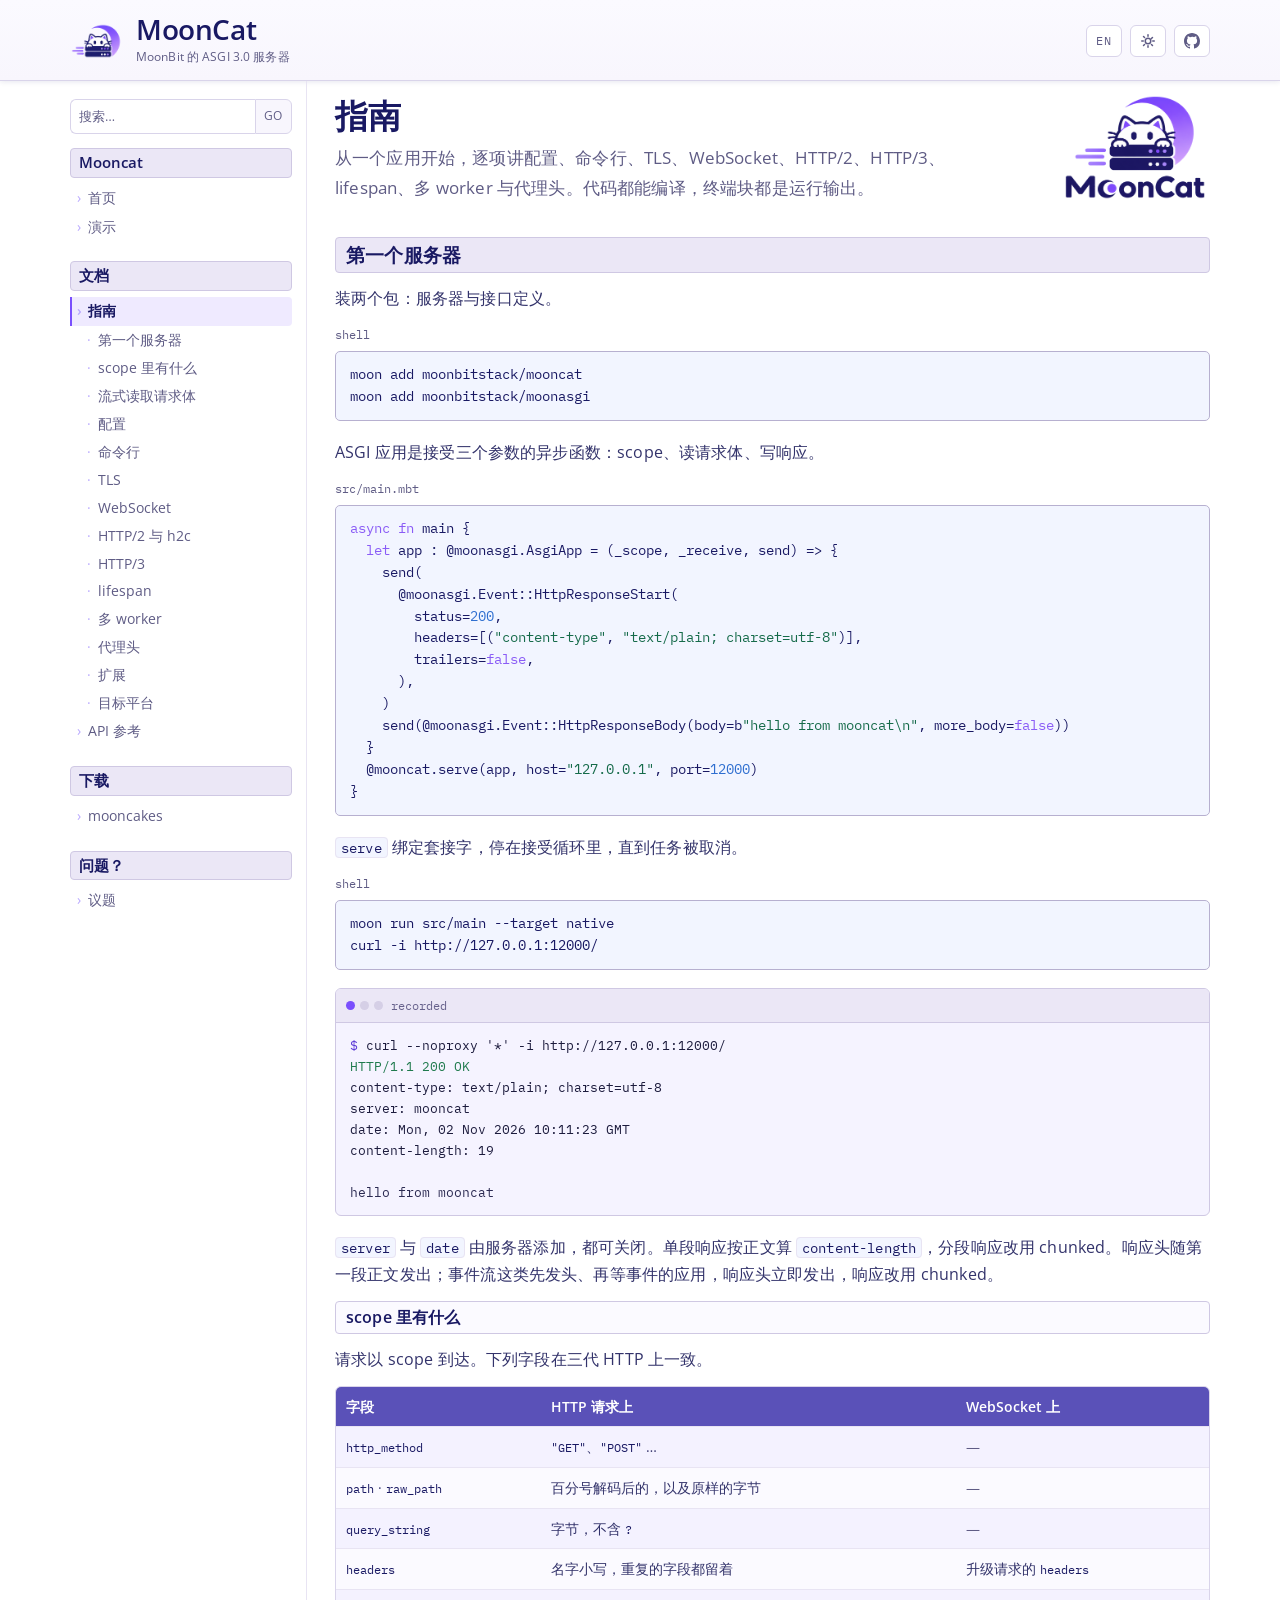
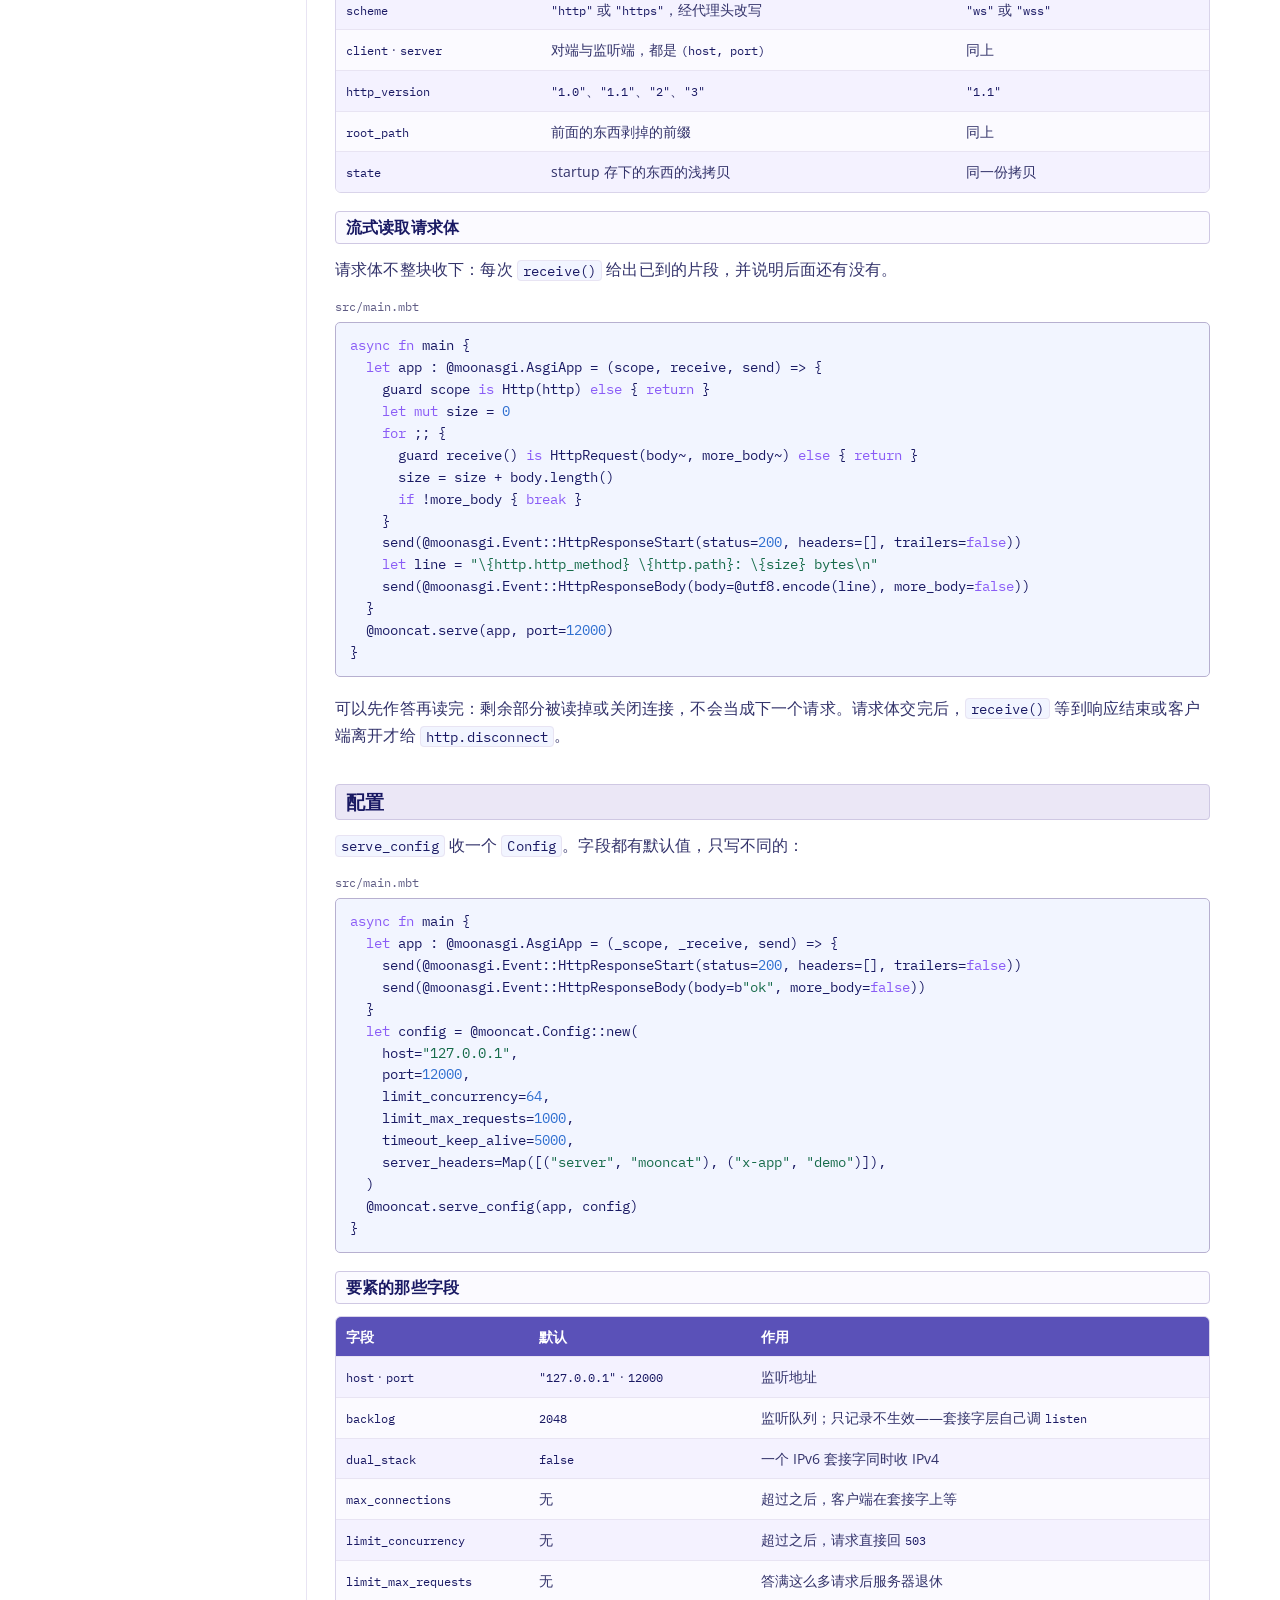
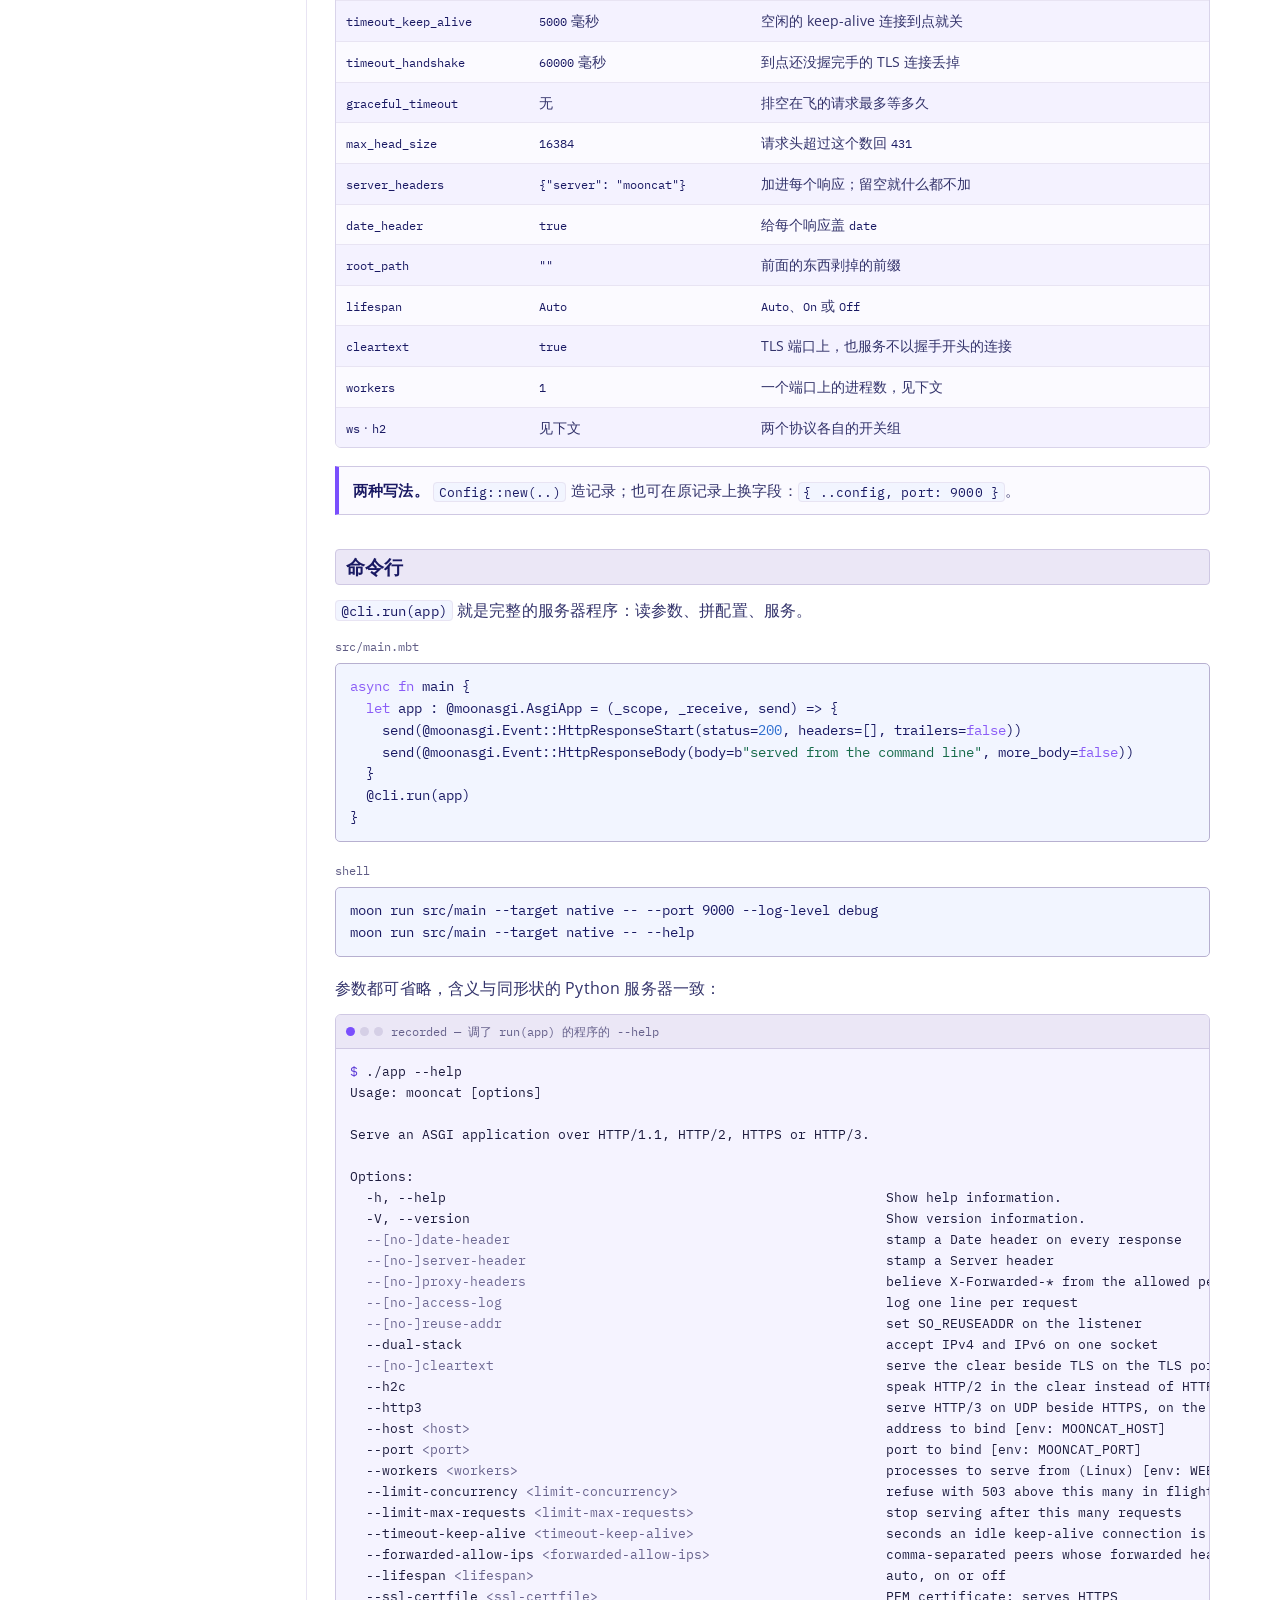
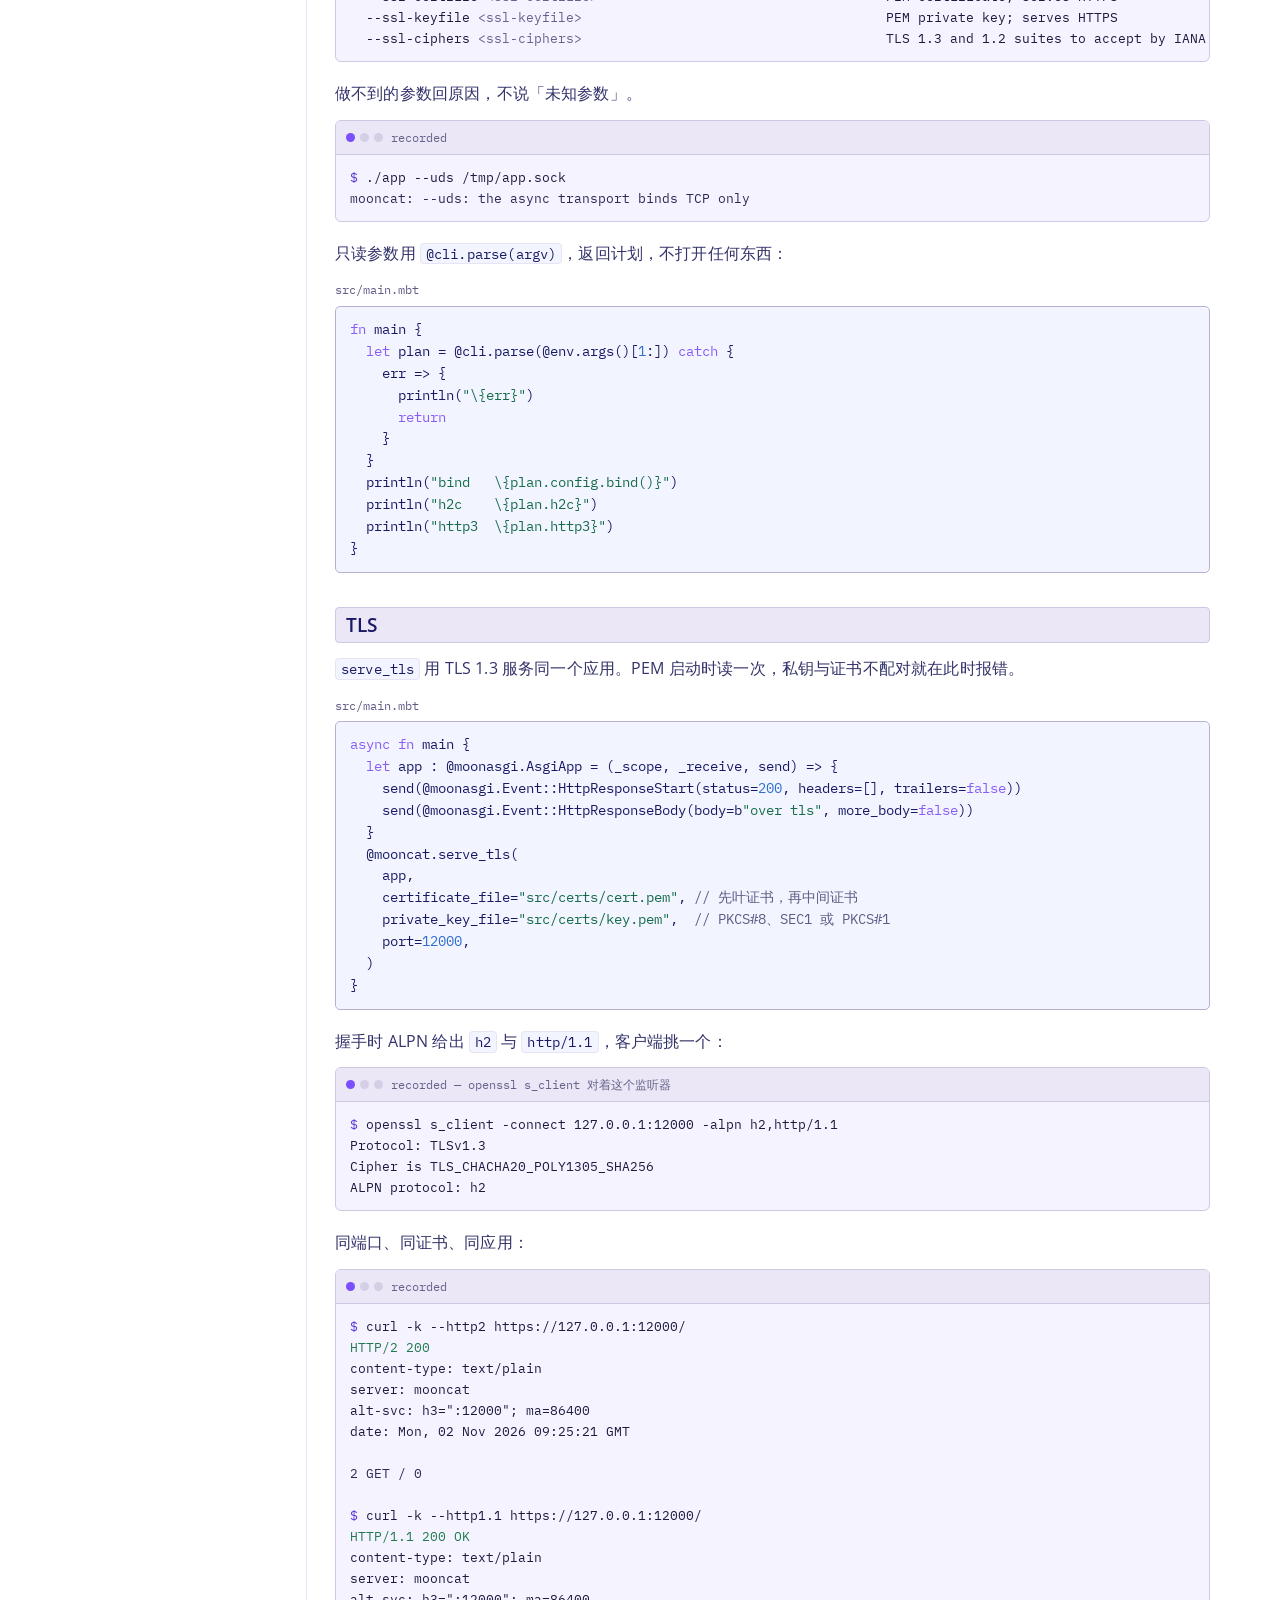
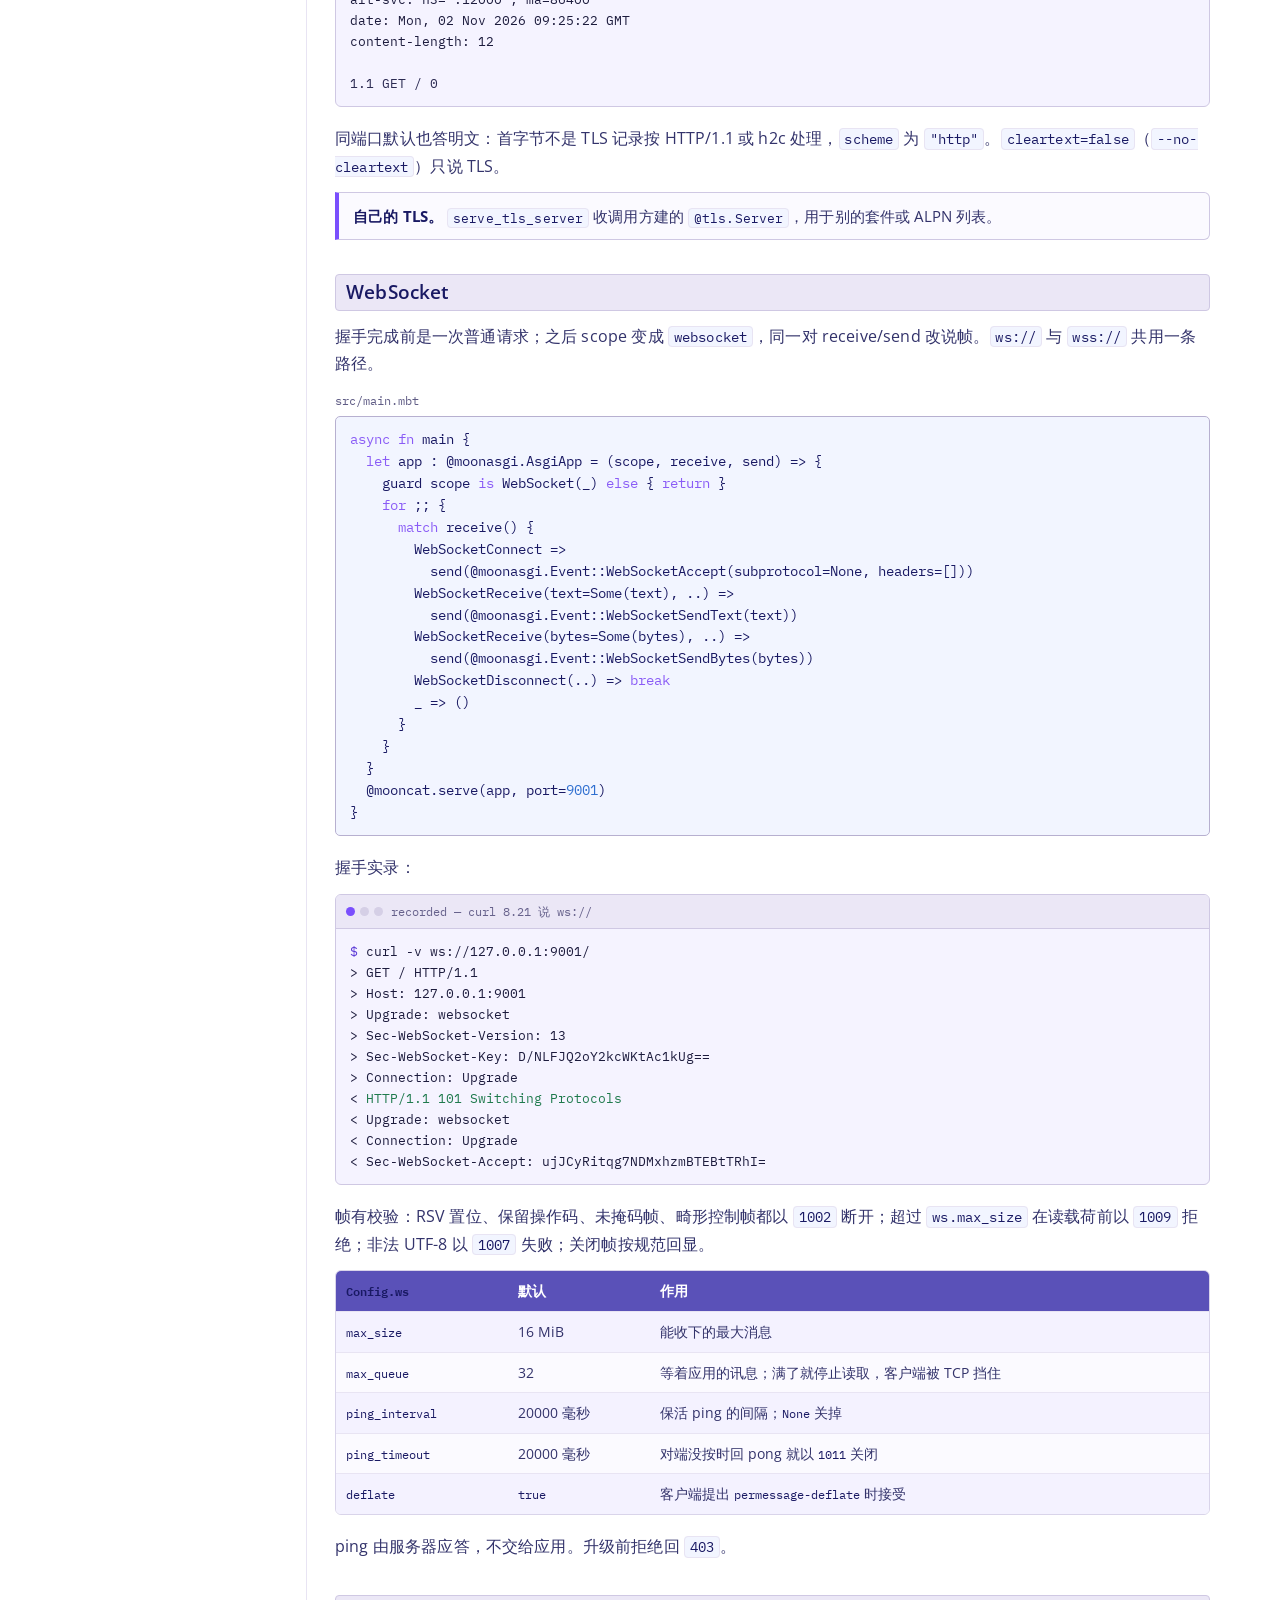
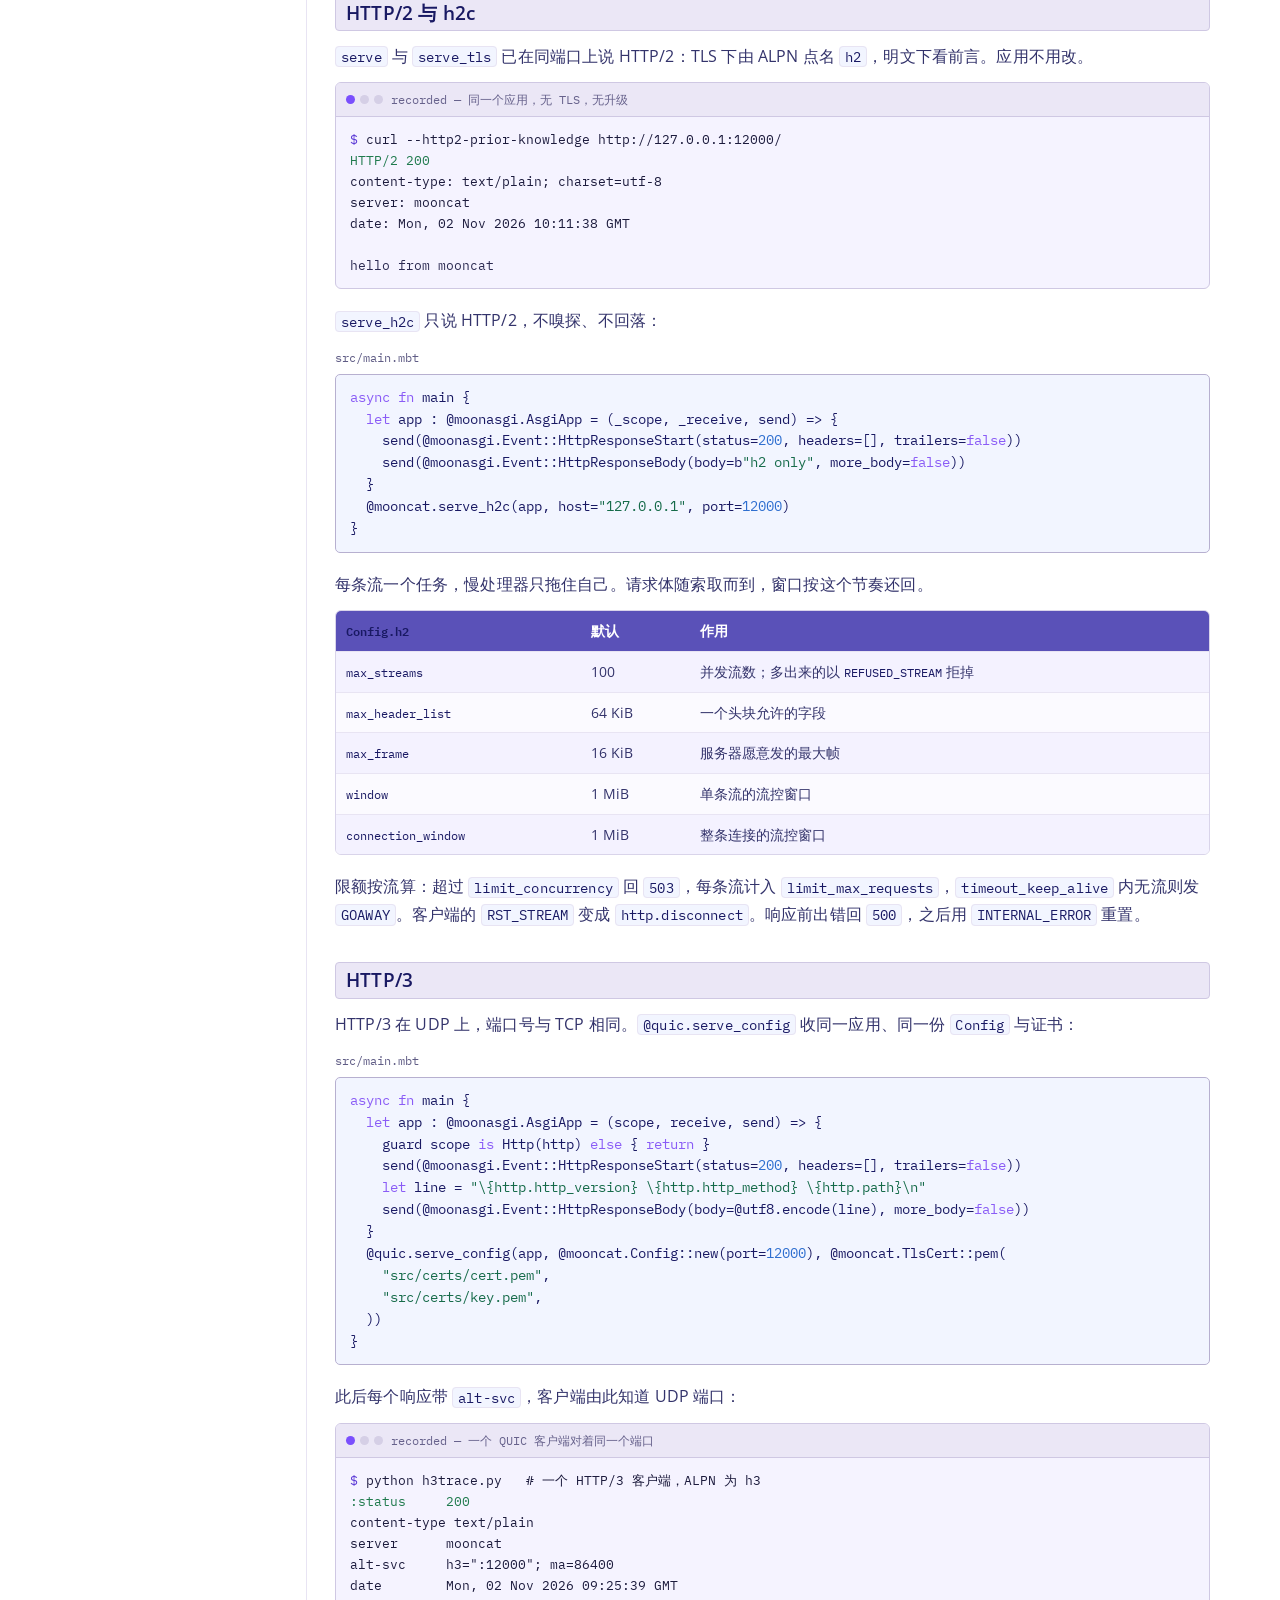
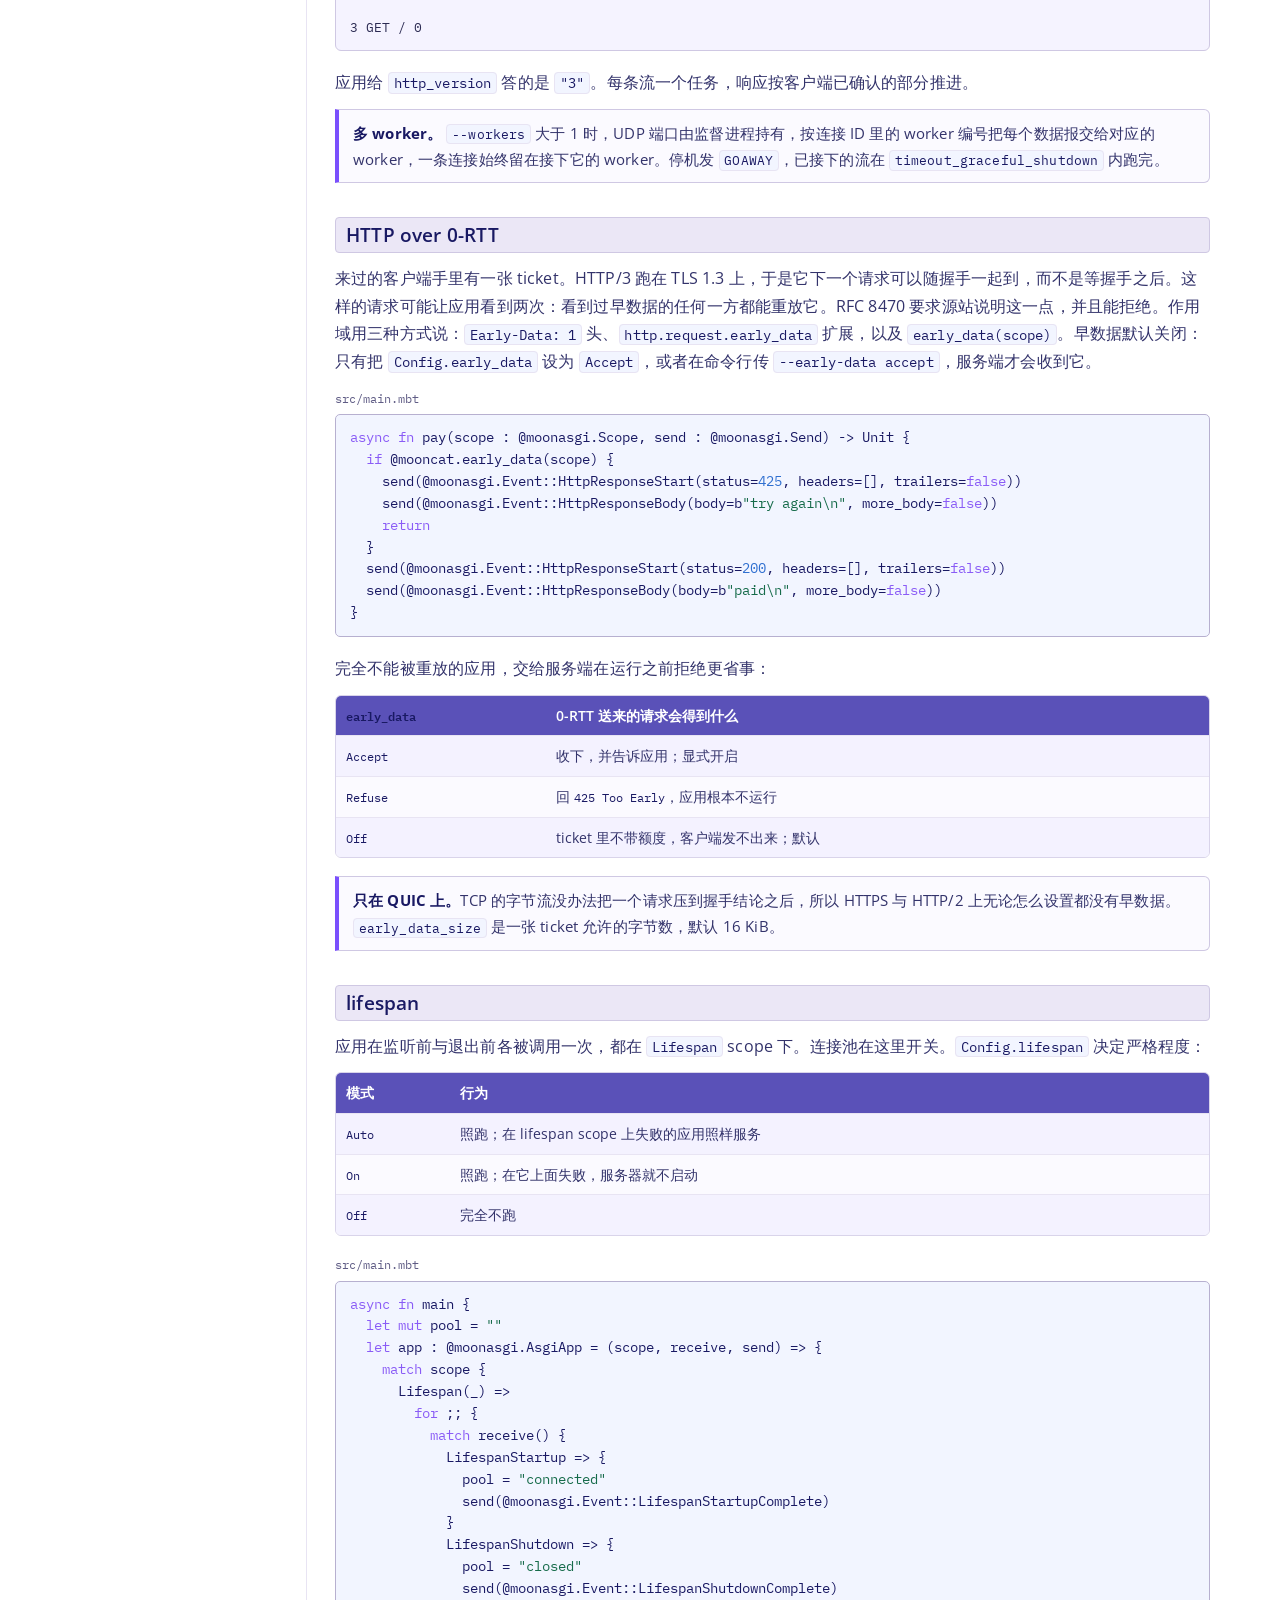
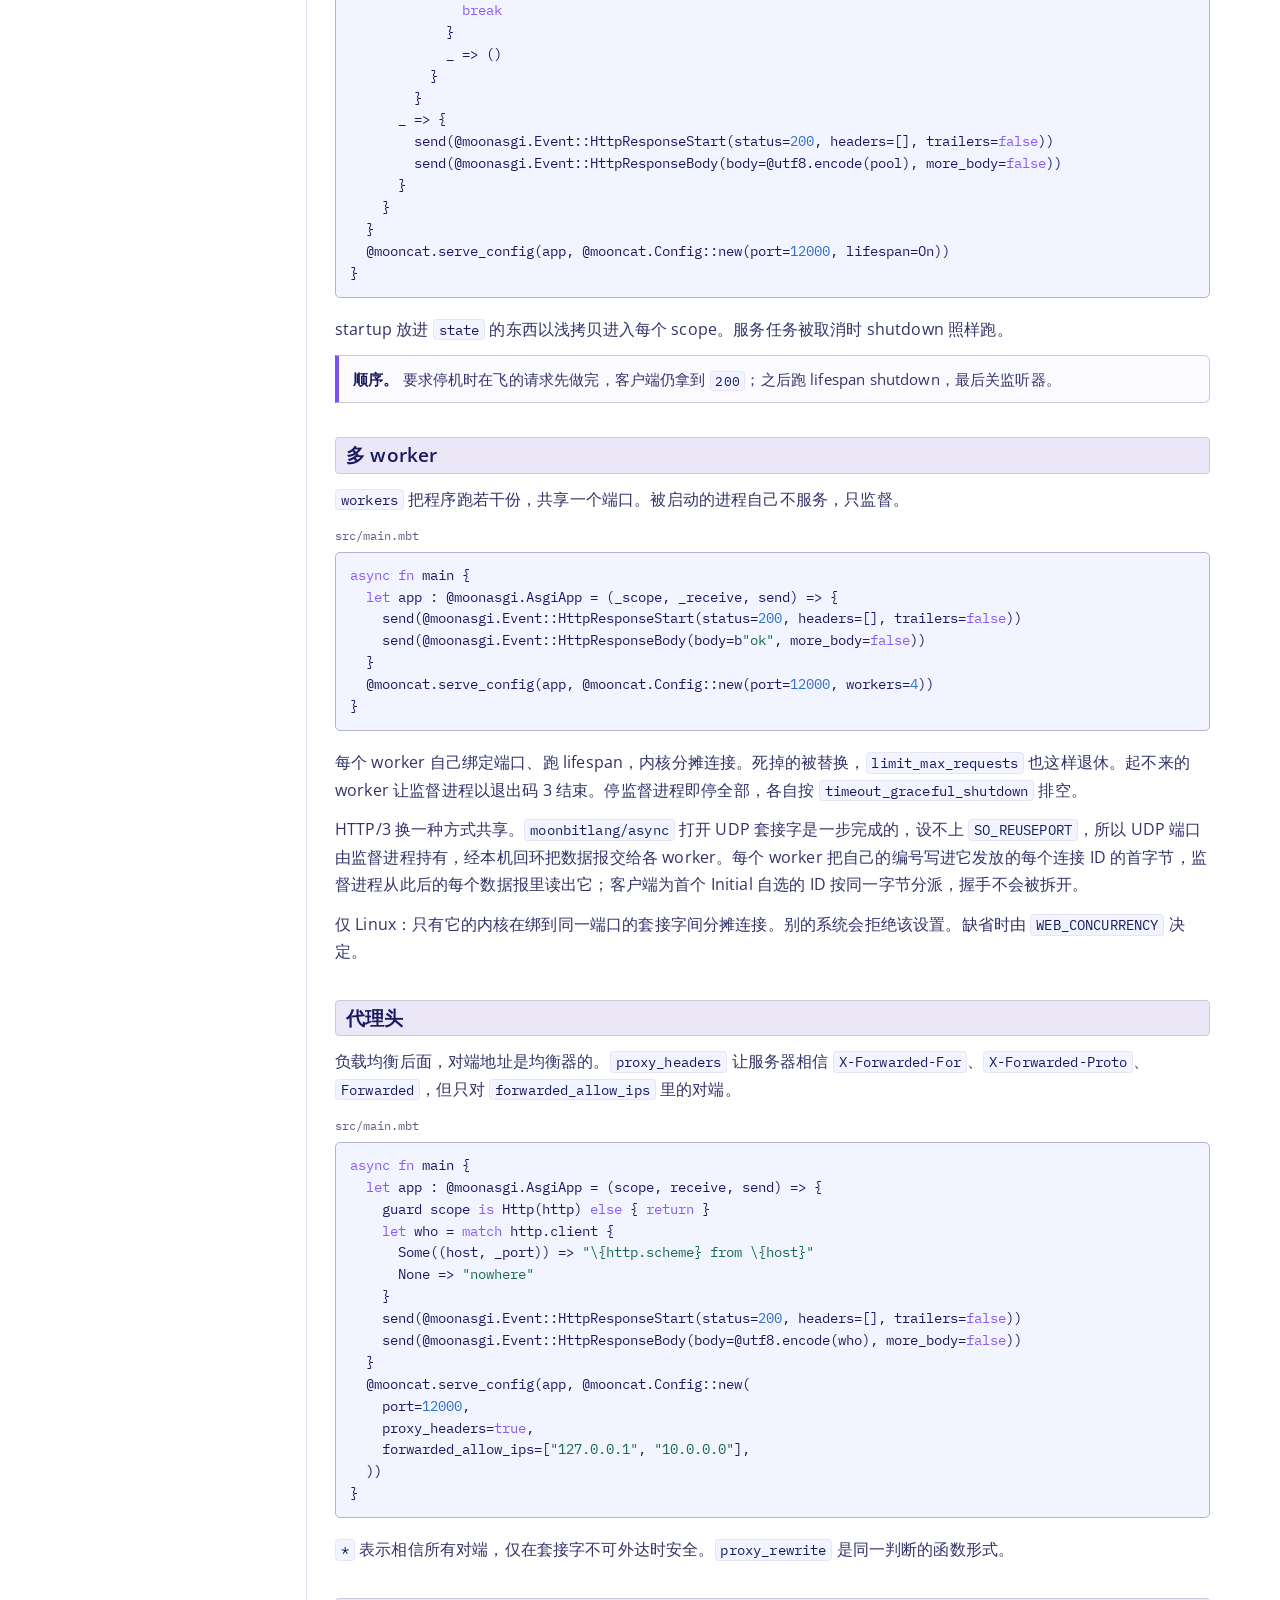
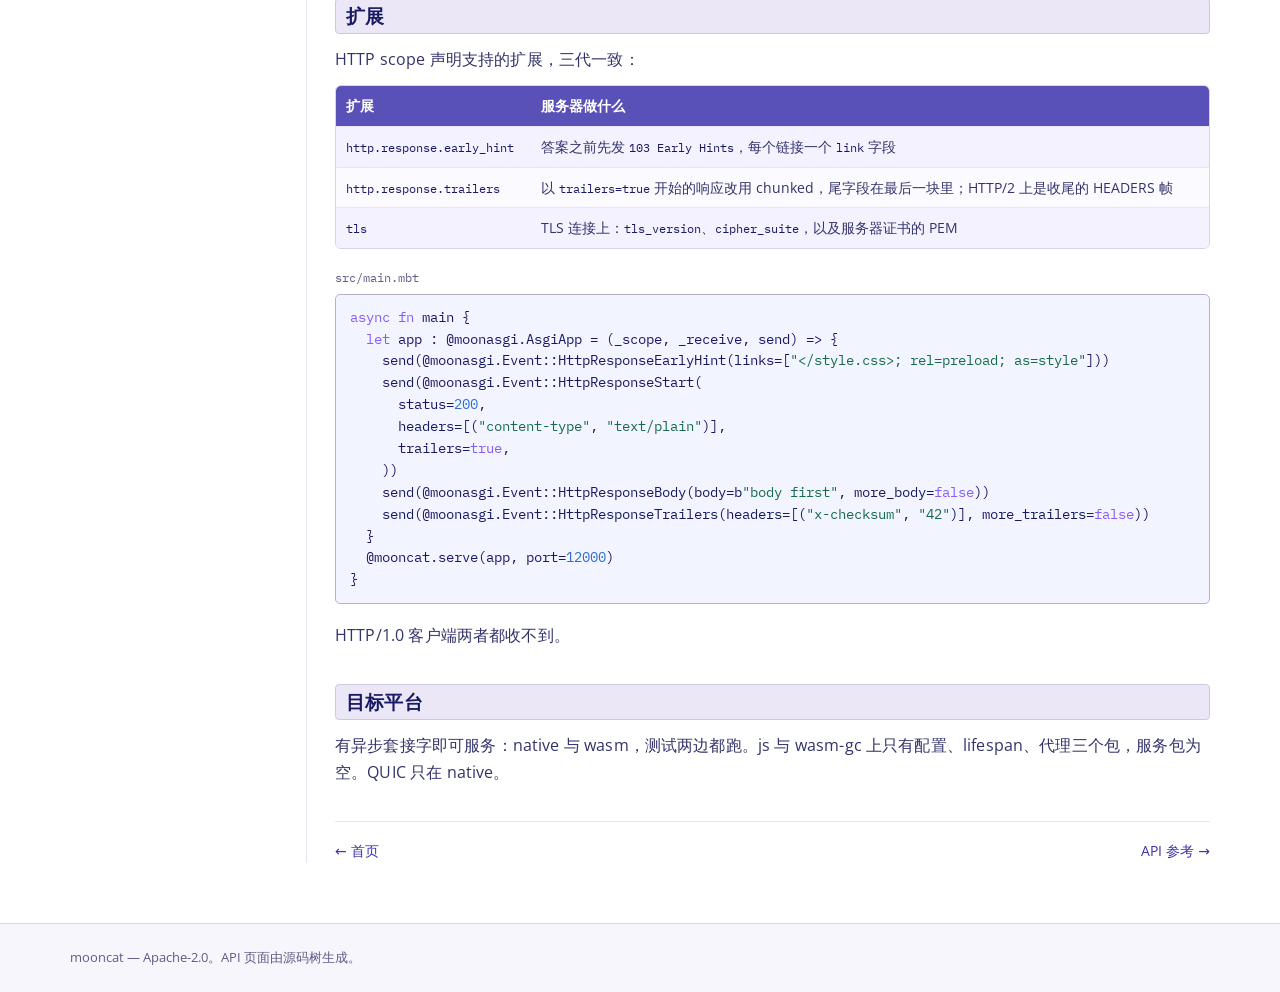
<file: docs/zh/guide.html>
<!doctype html>
<html lang="zh" data-root="..">
<head>
<meta charset="utf-8">
<meta name="viewport" content="width=device-width, initial-scale=1">
<title>指南 — mooncat</title>
<meta name="description" content="从一个应用讲到 TLS、WebSocket、HTTP/2、HTTP/3、lifespan、多 worker 与代理头。">
<meta name="color-scheme" content="light dark">
<meta name="theme-color" content="#f7f5ff" media="(prefers-color-scheme: light)">
<meta name="theme-color" content="#0f0e1e" media="(prefers-color-scheme: dark)">
<link rel="canonical" href="https://moonbitstack.github.io/mooncat/zh/guide.html">
<meta property="og:type" content="website">
<meta property="og:site_name" content="mooncat">
<meta property="og:title" content="指南 — mooncat">
<meta property="og:description" content="从一个应用开始，讲 TLS、WebSocket、HTTP/2、HTTP/3、lifespan、多 worker 与代理头。">
<meta property="og:url" content="https://moonbitstack.github.io/mooncat/zh/guide.html">
<meta property="og:image" content="https://moonbitstack.github.io/mooncat/assets/og.png">
<meta property="og:image:width" content="1200">
<meta property="og:image:height" content="630">
<meta property="og:locale" content="zh_CN">
<meta name="twitter:card" content="summary_large_image">
<meta name="twitter:title" content="指南 — mooncat">
<meta name="twitter:description" content="从一个应用开始，讲 TLS、WebSocket、HTTP/2、HTTP/3、lifespan、多 worker 与代理头。">
<meta name="twitter:image" content="https://moonbitstack.github.io/mooncat/assets/og.png">
<link rel="icon" href="../assets/favicon.png" type="image/png">
<link rel="preconnect" href="https://fonts.googleapis.com">
<link rel="preconnect" href="https://fonts.gstatic.com" crossorigin>
<link href="https://fonts.googleapis.com/css2?family=Open+Sans:wght@400;600;700&family=IBM+Plex+Mono:wght@400;500&display=swap" rel="stylesheet">
<link rel="stylesheet" href="../assets/site.css">
</head>
<body>

<a class="skip" href="#middle">跳到正文</a>
<div class="progress" aria-hidden="true"><i></i></div>

<header id="header">
  <div class="wrap">
    <div class="head">
      <a class="brand" href="./index.html">
        <img id="logo" src="../assets/logo/mark-light.png" data-light="../assets/logo/mark-light.png" data-dark="../assets/logo/mark-dark.png" data-egg-light="../assets/logo/mark-light.png" data-egg-dark="../assets/logo/mark-dark.png" alt="MoonCat" width="52" height="52">
        <span class="name">
          <b data-word="MoonCat" data-egg-word="Mooncat">MoonCat</b>
          <span>MoonBit 的 ASGI 3.0 服务器</span>
        </span>
      </a>
      <div class="head-tools">
        <a class="lang" href="../guide.html" hreflang="en" title="English" aria-label="切换到英文">EN</a>
        <button id="theme" type="button" aria-label="切换主题">
          <svg class="i-sun" viewBox="0 0 16 16" aria-hidden="true" fill="currentColor"><path d="M8 1a.75.75 0 0 1 .75.75v1.5a.75.75 0 0 1-1.5 0v-1.5A.75.75 0 0 1 8 1Zm0 11a.75.75 0 0 1 .75.75v1.5a.75.75 0 0 1-1.5 0v-1.5A.75.75 0 0 1 8 12Zm7-4a.75.75 0 0 1-.75.75h-1.5a.75.75 0 0 1 0-1.5h1.5A.75.75 0 0 1 15 8ZM4 8a.75.75 0 0 1-.75.75h-1.5a.75.75 0 0 1 0-1.5h1.5A.75.75 0 0 1 4 8Zm9.02-4.02a.75.75 0 0 1 0 1.06l-1.06 1.06a.75.75 0 1 1-1.06-1.06l1.06-1.06a.75.75 0 0 1 1.06 0ZM5.1 10.9a.75.75 0 0 1 0 1.06L4.04 13.02a.75.75 0 0 1-1.06-1.06L4.04 10.9a.75.75 0 0 1 1.06 0Zm7.92 2.12a.75.75 0 0 1-1.06 0L10.9 11.96a.75.75 0 0 1 1.06-1.06l1.06 1.06a.75.75 0 0 1 0 1.06ZM5.1 5.1a.75.75 0 0 1-1.06 0L2.98 4.04a.75.75 0 0 1 1.06-1.06L5.1 4.04a.75.75 0 0 1 0 1.06ZM8 4.5a3.5 3.5 0 1 0 0 7 3.5 3.5 0 0 0 0-7Zm0 1.5a2 2 0 1 1 0 4 2 2 0 0 1 0-4Z"/></svg>
          <svg class="i-moon" viewBox="0 0 16 16" aria-hidden="true" fill="currentColor"><path transform="scale(1.12) translate(-0.86 -0.86)" d="M14 8.53A6 6 0 1 1 7.47 2 4.67 4.67 0 0 0 14 8.53z"/></svg>
        </button>
        <a class="gh" href="https://github.com/moonbitstack/mooncat" title="源码在 GitHub">
          <svg viewBox="0 0 16 16" aria-hidden="true" fill="currentColor"><path d="M8 0C3.58 0 0 3.58 0 8c0 3.54 2.29 6.53 5.47 7.59.4.07.55-.17.55-.38 0-.19-.01-.82-.01-1.49-2.01.37-2.53-.49-2.69-.94-.09-.23-.48-.94-.82-1.13-.28-.15-.68-.52-.01-.53.63-.01 1.08.58 1.23.82.72 1.21 1.87.87 2.33.66.07-.52.28-.87.51-1.07-1.78-.2-3.64-.89-3.64-3.95 0-.87.31-1.59.82-2.15-.08-.2-.36-1.02.08-2.12 0 0 .67-.21 2.2.82a7.4 7.4 0 0 1 2-.27c.68 0 1.36.09 2 .27 1.53-1.04 2.2-.82 2.2-.82.44 1.1.16 1.92.08 2.12.51.56.82 1.27.82 2.15 0 3.07-1.87 3.75-3.65 3.95.29.25.54.73.54 1.48 0 1.07-.01 1.93-.01 2.2 0 .21.15.46.55.38A8.01 8.01 0 0 0 16 8c0-4.42-3.58-8-8-8Z"/></svg>
        </a>
      </div>    </div>
  </div>
</header>

<main id="middle" tabindex="-1">
  <nav id="side" aria-label="文档导航">
  <form class="search" id="search-form" role="search">
    <label class="sr-only" for="q">搜索文档</label>
    <input id="q" type="search" placeholder="搜索…" autocomplete="off">
    <button type="submit">GO</button>
    <ul class="hits" hidden></ul>
  </form>
  <section class="grp">
    <h2>Mooncat</h2>
    <ul>
      <li><a href="./index.html">首页</a></li>
      <li><a href="./playground.html">演示</a></li>
    </ul>
  </section>
  <section class="grp">
    <h2>文档</h2>
    <ul>
      <li><a href="./guide.html" aria-current="page">指南</a></li>
      <li class="sub"><a href="#first">第一个服务器</a></li>
      <li class="sub"><a href="#scope">scope 里有什么</a></li>
      <li class="sub"><a href="#body">流式读取请求体</a></li>
      <li class="sub"><a href="#config">配置</a></li>
      <li class="sub"><a href="#cli">命令行</a></li>
      <li class="sub"><a href="#tls">TLS</a></li>
      <li class="sub"><a href="#websocket">WebSocket</a></li>
      <li class="sub"><a href="#http2">HTTP/2 与 h2c</a></li>
      <li class="sub"><a href="#http3">HTTP/3</a></li>
      <li class="sub"><a href="#lifespan">lifespan</a></li>
      <li class="sub"><a href="#workers">多 worker</a></li>
      <li class="sub"><a href="#proxy">代理头</a></li>
      <li class="sub"><a href="#extensions">扩展</a></li>
      <li class="sub"><a href="#targets">目标平台</a></li>
      <li><a href="./api.html">API 参考</a></li>
    </ul>
  </section>
  <section class="grp">
    <h2>下载</h2>
    <ul>
      <li><a href="https://mooncakes.io/docs/moonbitstack/mooncat">mooncakes</a></li>
    </ul>
  </section>
  <section class="grp">
    <h2>问题？</h2>
    <ul>
      <li><a href="https://github.com/moonbitstack/mooncat/issues">议题</a></li>
    </ul>
  </section>
  </nav>

  <article class="content">

    <img class="corner" src="../assets/logo/zh-light.png" data-light="../assets/logo/zh-light.png" data-dark="../assets/logo/zh-dark.png" data-egg-light="../assets/logo/egg-light.png" data-egg-dark="../assets/logo/egg-dark.png" alt="" width="150" height="114">

    <h1>指南</h1>
    <p class="lede">从一个应用开始，逐项讲配置、命令行、TLS、WebSocket、HTTP/2、HTTP/3、lifespan、多 worker 与代理头。代码都能编译，终端块都是运行输出。</p>

    <section class="section" id="first">
      <h2 class="bar">第一个服务器</h2>

      <p>装两个包：服务器与接口定义。</p>
      <figure class="code">
        <figcaption>shell</figcaption>
        <pre>moon add moonbitstack/mooncat
moon add moonbitstack/moonasgi</pre>
      </figure>

      <p>ASGI 应用是接受三个参数的异步函数：scope、读请求体、写响应。</p>

      <figure class="code">
        <figcaption>src/main.mbt</figcaption>
        <pre><span class="k">async fn</span> main {
  <span class="k">let</span> app : @moonasgi.AsgiApp = (_scope, _receive, send) =&gt; {
    send(
      @moonasgi.Event::HttpResponseStart(
        status=<span class="ty">200</span>,
        headers=[(<span class="st">"content-type"</span>, <span class="st">"text/plain; charset=utf-8"</span>)],
        trailers=<span class="k">false</span>,
      ),
    )
    send(@moonasgi.Event::HttpResponseBody(body=b<span class="st">"hello from mooncat\n"</span>, more_body=<span class="k">false</span>))
  }
  @mooncat.serve(app, host=<span class="st">"127.0.0.1"</span>, port=<span class="ty">12000</span>)
}</pre>
      </figure>

      <p><code>serve</code> 绑定套接字，停在接受循环里，直到任务被取消。</p>

      <figure class="code">
        <figcaption>shell</figcaption>
        <pre>moon run src/main --target native
curl -i http://127.0.0.1:12000/</pre>
      </figure>

      <figure class="term">
        <figcaption class="bar-top"><span class="dots"><i></i><i></i><i></i></span> recorded</figcaption>
        <pre><span class="p">$</span> curl --noproxy '*' -i http://127.0.0.1:12000/
<span class="ok">HTTP/1.1 200 OK</span>
content-type: text/plain; charset=utf-8
server: mooncat
date: Mon, 02 Nov 2026 10:11:23 GMT
content-length: 19

<span class="o">hello from mooncat</span></pre>
      </figure>

      <p><code>server</code> 与 <code>date</code> 由服务器添加，都可关闭。单段响应按正文算 <code>content-length</code>，分段响应改用 chunked。响应头随第一段正文发出；事件流这类先发头、再等事件的应用，响应头立即发出，响应改用 chunked。</p>

      <h3 class="bar" id="scope">scope 里有什么</h3>
      <p>请求以 scope 到达。下列字段在三代 HTTP 上一致。</p>
      <div class="tbl-wrap">
        <table class="tbl">
          <thead><tr><th>字段</th><th>HTTP 请求上</th><th>WebSocket 上</th></tr></thead>
          <tbody>
            <tr><td><code>http_method</code></td><td><code>"GET"</code>、<code>"POST"</code> …</td><td class="no">—</td></tr>
            <tr><td><code>path</code> · <code>raw_path</code></td><td>百分号解码后的，以及原样的字节</td><td class="no">—</td></tr>
            <tr><td><code>query_string</code></td><td>字节，不含 <code>?</code></td><td class="no">—</td></tr>
            <tr><td><code>headers</code></td><td>名字小写，重复的字段都留着</td><td>升级请求的 <code>headers</code></td></tr>
            <tr><td><code>scheme</code></td><td><code>"http"</code> 或 <code>"https"</code>，经代理头改写</td><td><code>"ws"</code> 或 <code>"wss"</code></td></tr>
            <tr><td><code>client</code> · <code>server</code></td><td>对端与监听端，都是 <code>(host, port)</code></td><td>同上</td></tr>
            <tr><td><code>http_version</code></td><td><code>"1.0"</code>、<code>"1.1"</code>、<code>"2"</code>、<code>"3"</code></td><td><code>"1.1"</code></td></tr>
            <tr><td><code>root_path</code></td><td>前面的东西剥掉的前缀</td><td>同上</td></tr>
            <tr><td><code>state</code></td><td>startup 存下的东西的浅拷贝</td><td>同一份拷贝</td></tr>
          </tbody>
        </table>
      </div>

      <h3 class="bar" id="body">流式读取请求体</h3>
      <p>请求体不整块收下：每次 <code>receive()</code> 给出已到的片段，并说明后面还有没有。</p>
      <figure class="code">
        <figcaption>src/main.mbt</figcaption>
        <pre><span class="k">async fn</span> main {
  <span class="k">let</span> app : @moonasgi.AsgiApp = (scope, receive, send) =&gt; {
    guard scope <span class="k">is</span> Http(http) <span class="k">else</span> { <span class="k">return</span> }
    <span class="k">let mut</span> size = <span class="ty">0</span>
    <span class="k">for</span> ;; {
      guard receive() <span class="k">is</span> HttpRequest(body~, more_body~) <span class="k">else</span> { <span class="k">return</span> }
      size = size + body.length()
      <span class="k">if</span> !more_body { <span class="k">break</span> }
    }
    send(@moonasgi.Event::HttpResponseStart(status=<span class="ty">200</span>, headers=[], trailers=<span class="k">false</span>))
    <span class="k">let</span> line = <span class="st">"\{http.http_method} \{http.path}: \{size} bytes\n"</span>
    send(@moonasgi.Event::HttpResponseBody(body=@utf8.encode(line), more_body=<span class="k">false</span>))
  }
  @mooncat.serve(app, port=<span class="ty">12000</span>)
}</pre>
      </figure>
      <p>可以先作答再读完：剩余部分被读掉或关闭连接，不会当成下一个请求。请求体交完后，<code>receive()</code> 等到响应结束或客户端离开才给 <code>http.disconnect</code>。</p>
    </section>

    <section class="section" id="config">
      <h2 class="bar">配置</h2>
      <p><code>serve_config</code> 收一个 <code>Config</code>。字段都有默认值，只写不同的：</p>

      <figure class="code">
        <figcaption>src/main.mbt</figcaption>
        <pre><span class="k">async fn</span> main {
  <span class="k">let</span> app : @moonasgi.AsgiApp = (_scope, _receive, send) =&gt; {
    send(@moonasgi.Event::HttpResponseStart(status=<span class="ty">200</span>, headers=[], trailers=<span class="k">false</span>))
    send(@moonasgi.Event::HttpResponseBody(body=b<span class="st">"ok"</span>, more_body=<span class="k">false</span>))
  }
  <span class="k">let</span> config = @mooncat.Config::new(
    host=<span class="st">"127.0.0.1"</span>,
    port=<span class="ty">12000</span>,
    limit_concurrency=<span class="ty">64</span>,
    limit_max_requests=<span class="ty">1000</span>,
    timeout_keep_alive=<span class="ty">5000</span>,
    server_headers=Map([(<span class="st">"server"</span>, <span class="st">"mooncat"</span>), (<span class="st">"x-app"</span>, <span class="st">"demo"</span>)]),
  )
  @mooncat.serve_config(app, config)
}</pre>
      </figure>

      <h3 class="bar">要紧的那些字段</h3>
      <div class="tbl-wrap">
        <table class="tbl">
          <thead><tr><th>字段</th><th>默认</th><th>作用</th></tr></thead>
          <tbody>
            <tr><td><code>host</code> · <code>port</code></td><td><code>"127.0.0.1"</code> · <code>12000</code></td><td>监听地址</td></tr>
            <tr><td><code>backlog</code></td><td><code>2048</code></td><td>监听队列；只记录不生效——套接字层自己调 <code>listen</code></td></tr>
            <tr><td><code>dual_stack</code></td><td><code>false</code></td><td>一个 IPv6 套接字同时收 IPv4</td></tr>
            <tr><td><code>max_connections</code></td><td>无</td><td>超过之后，客户端在套接字上等</td></tr>
            <tr><td><code>limit_concurrency</code></td><td>无</td><td>超过之后，请求直接回 <code>503</code></td></tr>
            <tr><td><code>limit_max_requests</code></td><td>无</td><td>答满这么多请求后服务器退休</td></tr>
            <tr><td><code>timeout_keep_alive</code></td><td><code>5000</code> 毫秒</td><td>空闲的 keep-alive 连接到点就关</td></tr>
            <tr><td><code>timeout_handshake</code></td><td><code>60000</code> 毫秒</td><td>到点还没握完手的 TLS 连接丢掉</td></tr>
            <tr><td><code>graceful_timeout</code></td><td>无</td><td>排空在飞的请求最多等多久</td></tr>
            <tr><td><code>max_head_size</code></td><td><code>16384</code></td><td>请求头超过这个数回 <code>431</code></td></tr>
            <tr><td><code>server_headers</code></td><td><code>{"server": "mooncat"}</code></td><td>加进每个响应；留空就什么都不加</td></tr>
            <tr><td><code>date_header</code></td><td><code>true</code></td><td>给每个响应盖 <code>date</code></td></tr>
            <tr><td><code>root_path</code></td><td><code>""</code></td><td>前面的东西剥掉的前缀</td></tr>
            <tr><td><code>lifespan</code></td><td><code>Auto</code></td><td><code>Auto</code>、<code>On</code> 或 <code>Off</code></td></tr>
            <tr><td><code>cleartext</code></td><td><code>true</code></td><td>TLS 端口上，也服务不以握手开头的连接</td></tr>
            <tr><td><code>workers</code></td><td><code>1</code></td><td>一个端口上的进程数，见下文</td></tr>
            <tr><td><code>ws</code> · <code>h2</code></td><td>见下文</td><td>两个协议各自的开关组</td></tr>
          </tbody>
        </table>
      </div>

      <aside class="note">
        <p><b>两种写法。</b> <code>Config::new(..)</code> 造记录；也可在原记录上换字段：<code>{ ..config, port: 9000 }</code>。</p>
      </aside>
    </section>

    <section class="section" id="cli">
      <h2 class="bar">命令行</h2>
      <p><code>@cli.run(app)</code> 就是完整的服务器程序：读参数、拼配置、服务。</p>

      <figure class="code">
        <figcaption>src/main.mbt</figcaption>
        <pre><span class="k">async fn</span> main {
  <span class="k">let</span> app : @moonasgi.AsgiApp = (_scope, _receive, send) =&gt; {
    send(@moonasgi.Event::HttpResponseStart(status=<span class="ty">200</span>, headers=[], trailers=<span class="k">false</span>))
    send(@moonasgi.Event::HttpResponseBody(body=b<span class="st">"served from the command line"</span>, more_body=<span class="k">false</span>))
  }
  @cli.run(app)
}</pre>
      </figure>

      <figure class="code">
        <figcaption>shell</figcaption>
        <pre>moon run src/main --target native -- --port 9000 --log-level debug
moon run src/main --target native -- --help</pre>
      </figure>

      <p>参数都可省略，含义与同形状的 Python 服务器一致：</p>

      <figure class="term">
        <figcaption class="bar-top"><span class="dots"><i></i><i></i><i></i></span> recorded — 调了 run(app) 的程序的 --help</figcaption>
        <pre><span class="p">$</span> ./app --help
Usage: mooncat [options]

Serve an ASGI application over HTTP/1.1, HTTP/2, HTTPS or HTTP/3.

Options:
  -h, --help                                                       Show help information.
  -V, --version                                                    Show version information.
  <span class="c">--[no-]date-header</span>                                               stamp a Date header on every response
  <span class="c">--[no-]server-header</span>                                             stamp a Server header
  <span class="c">--[no-]proxy-headers</span>                                             believe X-Forwarded-* from the allowed peers
  <span class="c">--[no-]access-log</span>                                                log one line per request
  <span class="c">--[no-]reuse-addr</span>                                                set SO_REUSEADDR on the listener
  --dual-stack                                                     accept IPv4 and IPv6 on one socket
  <span class="c">--[no-]cleartext</span>                                                 serve the clear beside TLS on the TLS port
  --h2c                                                            speak HTTP/2 in the clear instead of HTTP/1.1
  --http3                                                          serve HTTP/3 on UDP beside HTTPS, on the same port
  --host <span class="dim">&lt;host&gt;</span>                                                    address to bind [env: MOONCAT_HOST]
  --port <span class="dim">&lt;port&gt;</span>                                                    port to bind [env: MOONCAT_PORT]
  --workers <span class="dim">&lt;workers&gt;</span>                                              processes to serve from (Linux) [env: WEB_CONCURRENCY]
  --limit-concurrency <span class="dim">&lt;limit-concurrency&gt;</span>                          refuse with 503 above this many in flight
  --limit-max-requests <span class="dim">&lt;limit-max-requests&gt;</span>                        stop serving after this many requests
  --timeout-keep-alive <span class="dim">&lt;timeout-keep-alive&gt;</span>                        seconds an idle keep-alive connection is held
  --forwarded-allow-ips <span class="dim">&lt;forwarded-allow-ips&gt;</span>                      comma-separated peers whose forwarded headers count
  --lifespan <span class="dim">&lt;lifespan&gt;</span>                                            auto, on or off
  --ssl-certfile <span class="dim">&lt;ssl-certfile&gt;</span>                                    PEM certificate; serves HTTPS
  --ssl-keyfile <span class="dim">&lt;ssl-keyfile&gt;</span>                                      PEM private key; serves HTTPS
  --ssl-ciphers <span class="dim">&lt;ssl-ciphers&gt;</span>                                      TLS 1.3 and 1.2 suites to accept by IANA name, colon-separated, best first</pre>
      </figure>

      <p>做不到的参数回原因，不说「未知参数」。</p>

      <figure class="term">
        <figcaption class="bar-top"><span class="dots"><i></i><i></i><i></i></span> recorded</figcaption>
        <pre><span class="p">$</span> ./app --uds /tmp/app.sock
<span class="o">mooncat: --uds: the async transport binds TCP only</span></pre>
      </figure>

      <p>只读参数用 <code>@cli.parse(argv)</code>，返回计划，不打开任何东西：</p>

      <figure class="code">
        <figcaption>src/main.mbt</figcaption>
        <pre><span class="k">fn</span> main {
  <span class="k">let</span> plan = @cli.parse(@env.args()[<span class="ty">1</span>:]) <span class="k">catch</span> {
    err =&gt; {
      println(<span class="st">"\{err}"</span>)
      <span class="k">return</span>
    }
  }
  println(<span class="st">"bind   \{plan.config.bind()}"</span>)
  println(<span class="st">"h2c    \{plan.h2c}"</span>)
  println(<span class="st">"http3  \{plan.http3}"</span>)
}</pre>
      </figure>
    </section>

    <section class="section" id="tls">
      <h2 class="bar">TLS</h2>
      <p><code>serve_tls</code> 用 TLS 1.3 服务同一个应用。PEM 启动时读一次，私钥与证书不配对就在此时报错。</p>

      <figure class="code">
        <figcaption>src/main.mbt</figcaption>
        <pre><span class="k">async fn</span> main {
  <span class="k">let</span> app : @moonasgi.AsgiApp = (_scope, _receive, send) =&gt; {
    send(@moonasgi.Event::HttpResponseStart(status=<span class="ty">200</span>, headers=[], trailers=<span class="k">false</span>))
    send(@moonasgi.Event::HttpResponseBody(body=b<span class="st">"over tls"</span>, more_body=<span class="k">false</span>))
  }
  @mooncat.serve_tls(
    app,
    certificate_file=<span class="st">"src/certs/cert.pem"</span>, <span class="cm">// 先叶证书，再中间证书</span>
    private_key_file=<span class="st">"src/certs/key.pem"</span>,  <span class="cm">// PKCS#8、SEC1 或 PKCS#1</span>
    port=<span class="ty">12000</span>,
  )
}</pre>
      </figure>

      <p>握手时 ALPN 给出 <code>h2</code> 与 <code>http/1.1</code>，客户端挑一个：</p>

      <figure class="term">
        <figcaption class="bar-top"><span class="dots"><i></i><i></i><i></i></span> recorded — openssl s_client 对着这个监听器</figcaption>
        <pre><span class="p">$</span> openssl s_client -connect 127.0.0.1:12000 -alpn h2,http/1.1
Protocol: TLSv1.3
Cipher is TLS_CHACHA20_POLY1305_SHA256
ALPN protocol: h2</pre>
      </figure>

      <p>同端口、同证书、同应用：</p>

      <figure class="term">
        <figcaption class="bar-top"><span class="dots"><i></i><i></i><i></i></span> recorded</figcaption>
        <pre><span class="p">$</span> curl -k --http2 https://127.0.0.1:12000/
<span class="ok">HTTP/2 200</span>
content-type: text/plain
server: mooncat
alt-svc: h3=":12000"; ma=86400
date: Mon, 02 Nov 2026 09:25:21 GMT

<span class="o">2 GET / 0</span>

<span class="p">$</span> curl -k --http1.1 https://127.0.0.1:12000/
<span class="ok">HTTP/1.1 200 OK</span>
content-type: text/plain
server: mooncat
alt-svc: h3=":12000"; ma=86400
date: Mon, 02 Nov 2026 09:25:22 GMT
content-length: 12

<span class="o">1.1 GET / 0</span></pre>
      </figure>

      <p>同端口默认也答明文：首字节不是 TLS 记录按 HTTP/1.1 或 h2c 处理，<code>scheme</code> 为 <code>"http"</code>。<code>cleartext=false</code>（<code>--no-cleartext</code>）只说 TLS。</p>

      <aside class="note">
        <p><b>自己的 TLS。</b> <code>serve_tls_server</code> 收调用方建的 <code>@tls.Server</code>，用于别的套件或 ALPN 列表。</p>
      </aside>
    </section>

    <section class="section" id="websocket">
      <h2 class="bar">WebSocket</h2>
      <p>握手完成前是一次普通请求；之后 scope 变成 <code>websocket</code>，同一对 receive/send 改说帧。<code>ws://</code> 与 <code>wss://</code> 共用一条路径。</p>

      <figure class="code">
        <figcaption>src/main.mbt</figcaption>
        <pre><span class="k">async fn</span> main {
  <span class="k">let</span> app : @moonasgi.AsgiApp = (scope, receive, send) =&gt; {
    guard scope <span class="k">is</span> WebSocket(_) <span class="k">else</span> { <span class="k">return</span> }
    <span class="k">for</span> ;; {
      <span class="k">match</span> receive() {
        WebSocketConnect =&gt;
          send(@moonasgi.Event::WebSocketAccept(subprotocol=None, headers=[]))
        WebSocketReceive(text=Some(text), ..) =&gt;
          send(@moonasgi.Event::WebSocketSendText(text))
        WebSocketReceive(bytes=Some(bytes), ..) =&gt;
          send(@moonasgi.Event::WebSocketSendBytes(bytes))
        WebSocketDisconnect(..) =&gt; <span class="k">break</span>
        _ =&gt; ()
      }
    }
  }
  @mooncat.serve(app, port=<span class="ty">9001</span>)
}</pre>
      </figure>

      <p>握手实录：</p>
      <figure class="term">
        <figcaption class="bar-top"><span class="dots"><i></i><i></i><i></i></span> recorded — curl 8.21 说 ws://</figcaption>
        <pre><span class="p">$</span> curl -v ws://127.0.0.1:9001/
&gt; GET / HTTP/1.1
&gt; Host: 127.0.0.1:9001
&gt; Upgrade: websocket
&gt; Sec-WebSocket-Version: 13
&gt; Sec-WebSocket-Key: D/NLFJQ2oY2kcWKtAc1kUg==
&gt; Connection: Upgrade
&lt; <span class="ok">HTTP/1.1 101 Switching Protocols</span>
&lt; Upgrade: websocket
&lt; Connection: Upgrade
&lt; Sec-WebSocket-Accept: ujJCyRitqg7NDMxhzmBTEBtTRhI=</pre>
      </figure>

      <p>帧有校验：RSV 置位、保留操作码、未掩码帧、畸形控制帧都以 <code>1002</code> 断开；超过 <code>ws.max_size</code> 在读载荷前以 <code>1009</code> 拒绝；非法 UTF-8 以 <code>1007</code> 失败；关闭帧按规范回显。</p>

      <div class="tbl-wrap">
        <table class="tbl">
          <thead><tr><th><code>Config.ws</code></th><th>默认</th><th>作用</th></tr></thead>
          <tbody>
            <tr><td><code>max_size</code></td><td>16 MiB</td><td>能收下的最大消息</td></tr>
            <tr><td><code>max_queue</code></td><td>32</td><td>等着应用的讯息；满了就停止读取，客户端被 TCP 挡住</td></tr>
            <tr><td><code>ping_interval</code></td><td>20000 毫秒</td><td>保活 ping 的间隔；<code>None</code> 关掉</td></tr>
            <tr><td><code>ping_timeout</code></td><td>20000 毫秒</td><td>对端没按时回 pong 就以 <code>1011</code> 关闭</td></tr>
            <tr><td><code>deflate</code></td><td><code>true</code></td><td>客户端提出 <code>permessage-deflate</code> 时接受</td></tr>
          </tbody>
        </table>
      </div>
      <p>ping 由服务器应答，不交给应用。升级前拒绝回 <code>403</code>。</p>
    </section>

    <section class="section" id="http2">
      <h2 class="bar">HTTP/2 与 h2c</h2>
      <p><code>serve</code> 与 <code>serve_tls</code> 已在同端口上说 HTTP/2：TLS 下由 ALPN 点名 <code>h2</code>，明文下看前言。应用不用改。</p>

      <figure class="term">
        <figcaption class="bar-top"><span class="dots"><i></i><i></i><i></i></span> recorded — 同一个应用，无 TLS，无升级</figcaption>
        <pre><span class="p">$</span> curl --http2-prior-knowledge http://127.0.0.1:12000/
<span class="ok">HTTP/2 200</span>
content-type: text/plain; charset=utf-8
server: mooncat
date: Mon, 02 Nov 2026 10:11:38 GMT

<span class="o">hello from mooncat</span></pre>
      </figure>

      <p><code>serve_h2c</code> 只说 HTTP/2，不嗅探、不回落：</p>

      <figure class="code">
        <figcaption>src/main.mbt</figcaption>
        <pre><span class="k">async fn</span> main {
  <span class="k">let</span> app : @moonasgi.AsgiApp = (_scope, _receive, send) =&gt; {
    send(@moonasgi.Event::HttpResponseStart(status=<span class="ty">200</span>, headers=[], trailers=<span class="k">false</span>))
    send(@moonasgi.Event::HttpResponseBody(body=b<span class="st">"h2 only"</span>, more_body=<span class="k">false</span>))
  }
  @mooncat.serve_h2c(app, host=<span class="st">"127.0.0.1"</span>, port=<span class="ty">12000</span>)
}</pre>
      </figure>

      <p>每条流一个任务，慢处理器只拖住自己。请求体随索取而到，窗口按这个节奏还回。</p>

      <div class="tbl-wrap">
        <table class="tbl">
          <thead><tr><th><code>Config.h2</code></th><th>默认</th><th>作用</th></tr></thead>
          <tbody>
            <tr><td><code>max_streams</code></td><td>100</td><td>并发流数；多出来的以 <code>REFUSED_STREAM</code> 拒掉</td></tr>
            <tr><td><code>max_header_list</code></td><td>64 KiB</td><td>一个头块允许的字段</td></tr>
            <tr><td><code>max_frame</code></td><td>16 KiB</td><td>服务器愿意发的最大帧</td></tr>
            <tr><td><code>window</code></td><td>1 MiB</td><td>单条流的流控窗口</td></tr>
            <tr><td><code>connection_window</code></td><td>1 MiB</td><td>整条连接的流控窗口</td></tr>
          </tbody>
        </table>
      </div>
      <p>限额按流算：超过 <code>limit_concurrency</code> 回 <code>503</code>，每条流计入 <code>limit_max_requests</code>，<code>timeout_keep_alive</code> 内无流则发 <code>GOAWAY</code>。客户端的 <code>RST_STREAM</code> 变成 <code>http.disconnect</code>。响应前出错回 <code>500</code>，之后用 <code>INTERNAL_ERROR</code> 重置。</p>
    </section>

    <section class="section" id="http3">
      <h2 class="bar">HTTP/3</h2>
      <p>HTTP/3 在 UDP 上，端口号与 TCP 相同。<code>@quic.serve_config</code> 收同一应用、同一份 <code>Config</code> 与证书：</p>

      <figure class="code">
        <figcaption>src/main.mbt</figcaption>
        <pre><span class="k">async fn</span> main {
  <span class="k">let</span> app : @moonasgi.AsgiApp = (scope, receive, send) =&gt; {
    guard scope <span class="k">is</span> Http(http) <span class="k">else</span> { <span class="k">return</span> }
    send(@moonasgi.Event::HttpResponseStart(status=<span class="ty">200</span>, headers=[], trailers=<span class="k">false</span>))
    <span class="k">let</span> line = <span class="st">"\{http.http_version} \{http.http_method} \{http.path}\n"</span>
    send(@moonasgi.Event::HttpResponseBody(body=@utf8.encode(line), more_body=<span class="k">false</span>))
  }
  @quic.serve_config(app, @mooncat.Config::new(port=<span class="ty">12000</span>), @mooncat.TlsCert::pem(
    <span class="st">"src/certs/cert.pem"</span>,
    <span class="st">"src/certs/key.pem"</span>,
  ))
}</pre>
      </figure>

      <p>此后每个响应带 <code>alt-svc</code>，客户端由此知道 UDP 端口：</p>

      <figure class="term">
        <figcaption class="bar-top"><span class="dots"><i></i><i></i><i></i></span> recorded — 一个 QUIC 客户端对着同一个端口</figcaption>
        <pre><span class="p">$</span> python h3trace.py   # 一个 HTTP/3 客户端，ALPN 为 h3
<span class="ok">:status     200</span>
content-type text/plain
server      mooncat
alt-svc     h3=":12000"; ma=86400
date        Mon, 02 Nov 2026 09:25:39 GMT

<span class="o">3 GET / 0</span></pre>
      </figure>

      <p>应用给 <code>http_version</code> 答的是 <code>"3"</code>。每条流一个任务，响应按客户端已确认的部分推进。</p>

      <aside class="note">
        <p><b>多 worker。</b> <code>--workers</code> 大于 1 时，UDP 端口由监督进程持有，按连接 ID 里的 worker 编号把每个数据报交给对应的 worker，一条连接始终留在接下它的 worker。停机发 <code>GOAWAY</code>，已接下的流在 <code>timeout_graceful_shutdown</code> 内跑完。</p>
      </aside>
    </section>

    <section class="section" id="early-data">
      <h2 class="bar">HTTP over 0-RTT</h2>
      <p>来过的客户端手里有一张 ticket。HTTP/3 跑在 TLS 1.3 上，于是它下一个请求可以随握手一起到，而不是等握手之后。这样的请求可能让应用看到两次：看到过早数据的任何一方都能重放它。RFC 8470 要求源站说明这一点，并且能拒绝。作用域用三种方式说：<code>Early-Data: 1</code> 头、<code>http.request.early_data</code> 扩展，以及 <code>early_data(scope)</code>。早数据默认关闭：只有把 <code>Config.early_data</code> 设为 <code>Accept</code>，或者在命令行传 <code>--early-data accept</code>，服务端才会收到它。</p>

      <figure class="code">
        <figcaption>src/main.mbt</figcaption>
        <pre><span class="k">async fn</span> pay(scope : @moonasgi.Scope, send : @moonasgi.Send) -&gt; Unit {
  <span class="k">if</span> @mooncat.early_data(scope) {
    send(@moonasgi.Event::HttpResponseStart(status=<span class="ty">425</span>, headers=[], trailers=<span class="k">false</span>))
    send(@moonasgi.Event::HttpResponseBody(body=b<span class="st">"try again\n"</span>, more_body=<span class="k">false</span>))
    <span class="k">return</span>
  }
  send(@moonasgi.Event::HttpResponseStart(status=<span class="ty">200</span>, headers=[], trailers=<span class="k">false</span>))
  send(@moonasgi.Event::HttpResponseBody(body=b<span class="st">"paid\n"</span>, more_body=<span class="k">false</span>))
}</pre>
      </figure>

      <p>完全不能被重放的应用，交给服务端在运行之前拒绝更省事：</p>
      <div class="tbl-wrap">
        <table class="tbl">
          <thead><tr><th><code>early_data</code></th><th>0-RTT 送来的请求会得到什么</th></tr></thead>
          <tbody>
            <tr><td><code>Accept</code></td><td>收下，并告诉应用；显式开启</td></tr>
            <tr><td><code>Refuse</code></td><td>回 <code>425 Too Early</code>，应用根本不运行</td></tr>
            <tr><td><code>Off</code></td><td>ticket 里不带额度，客户端发不出来；默认</td></tr>
          </tbody>
        </table>
      </div>

      <aside class="note">
        <p><b>只在 QUIC 上。</b>TCP 的字节流没办法把一个请求压到握手结论之后，所以 HTTPS 与 HTTP/2 上无论怎么设置都没有早数据。<code>early_data_size</code> 是一张 ticket 允许的字节数，默认 16 KiB。</p>
      </aside>
    </section>

    <section class="section" id="lifespan">
      <h2 class="bar">lifespan</h2>
      <p>应用在监听前与退出前各被调用一次，都在 <code>Lifespan</code> scope 下。连接池在这里开关。<code>Config.lifespan</code> 决定严格程度：</p>
      <div class="tbl-wrap">
        <table class="tbl">
          <thead><tr><th>模式</th><th>行为</th></tr></thead>
          <tbody>
            <tr><td><code>Auto</code></td><td>照跑；在 lifespan scope 上失败的应用照样服务</td></tr>
            <tr><td><code>On</code></td><td>照跑；在它上面失败，服务器就不启动</td></tr>
            <tr><td><code>Off</code></td><td>完全不跑</td></tr>
          </tbody>
        </table>
      </div>

      <figure class="code">
        <figcaption>src/main.mbt</figcaption>
        <pre><span class="k">async fn</span> main {
  <span class="k">let mut</span> pool = <span class="st">""</span>
  <span class="k">let</span> app : @moonasgi.AsgiApp = (scope, receive, send) =&gt; {
    <span class="k">match</span> scope {
      Lifespan(_) =&gt;
        <span class="k">for</span> ;; {
          <span class="k">match</span> receive() {
            LifespanStartup =&gt; {
              pool = <span class="st">"connected"</span>
              send(@moonasgi.Event::LifespanStartupComplete)
            }
            LifespanShutdown =&gt; {
              pool = <span class="st">"closed"</span>
              send(@moonasgi.Event::LifespanShutdownComplete)
              <span class="k">break</span>
            }
            _ =&gt; ()
          }
        }
      _ =&gt; {
        send(@moonasgi.Event::HttpResponseStart(status=<span class="ty">200</span>, headers=[], trailers=<span class="k">false</span>))
        send(@moonasgi.Event::HttpResponseBody(body=@utf8.encode(pool), more_body=<span class="k">false</span>))
      }
    }
  }
  @mooncat.serve_config(app, @mooncat.Config::new(port=<span class="ty">12000</span>, lifespan=On))
}</pre>
      </figure>

      <p>startup 放进 <code>state</code> 的东西以浅拷贝进入每个 scope。服务任务被取消时 shutdown 照样跑。</p>

      <aside class="note">
        <p><b>顺序。</b> 要求停机时在飞的请求先做完，客户端仍拿到 <code>200</code>；之后跑 lifespan shutdown，最后关监听器。</p>
      </aside>
    </section>

    <section class="section" id="workers">
      <h2 class="bar">多 worker</h2>
      <p><code>workers</code> 把程序跑若干份，共享一个端口。被启动的进程自己不服务，只监督。</p>

      <figure class="code">
        <figcaption>src/main.mbt</figcaption>
        <pre><span class="k">async fn</span> main {
  <span class="k">let</span> app : @moonasgi.AsgiApp = (_scope, _receive, send) =&gt; {
    send(@moonasgi.Event::HttpResponseStart(status=<span class="ty">200</span>, headers=[], trailers=<span class="k">false</span>))
    send(@moonasgi.Event::HttpResponseBody(body=b<span class="st">"ok"</span>, more_body=<span class="k">false</span>))
  }
  @mooncat.serve_config(app, @mooncat.Config::new(port=<span class="ty">12000</span>, workers=<span class="ty">4</span>))
}</pre>
      </figure>

      <p>每个 worker 自己绑定端口、跑 lifespan，内核分摊连接。死掉的被替换，<code>limit_max_requests</code> 也这样退休。起不来的 worker 让监督进程以退出码 3 结束。停监督进程即停全部，各自按 <code>timeout_graceful_shutdown</code> 排空。</p>
      <p>HTTP/3 换一种方式共享。<code>moonbitlang/async</code> 打开 UDP 套接字是一步完成的，设不上 <code>SO_REUSEPORT</code>，所以 UDP 端口由监督进程持有，经本机回环把数据报交给各 worker。每个 worker 把自己的编号写进它发放的每个连接 ID 的首字节，监督进程从此后的每个数据报里读出它；客户端为首个 Initial 自选的 ID 按同一字节分派，握手不会被拆开。</p>
      <p>仅 Linux：只有它的内核在绑到同一端口的套接字间分摊连接。别的系统会拒绝该设置。缺省时由 <code>WEB_CONCURRENCY</code> 决定。</p>
    </section>

    <section class="section" id="proxy">
      <h2 class="bar">代理头</h2>
      <p>负载均衡后面，对端地址是均衡器的。<code>proxy_headers</code> 让服务器相信 <code>X-Forwarded-For</code>、<code>X-Forwarded-Proto</code>、<code>Forwarded</code>，但只对 <code>forwarded_allow_ips</code> 里的对端。</p>

      <figure class="code">
        <figcaption>src/main.mbt</figcaption>
        <pre><span class="k">async fn</span> main {
  <span class="k">let</span> app : @moonasgi.AsgiApp = (scope, receive, send) =&gt; {
    guard scope <span class="k">is</span> Http(http) <span class="k">else</span> { <span class="k">return</span> }
    <span class="k">let</span> who = <span class="k">match</span> http.client {
      Some((host, _port)) =&gt; <span class="st">"\{http.scheme} from \{host}"</span>
      None =&gt; <span class="st">"nowhere"</span>
    }
    send(@moonasgi.Event::HttpResponseStart(status=<span class="ty">200</span>, headers=[], trailers=<span class="k">false</span>))
    send(@moonasgi.Event::HttpResponseBody(body=@utf8.encode(who), more_body=<span class="k">false</span>))
  }
  @mooncat.serve_config(app, @mooncat.Config::new(
    port=<span class="ty">12000</span>,
    proxy_headers=<span class="k">true</span>,
    forwarded_allow_ips=[<span class="st">"127.0.0.1"</span>, <span class="st">"10.0.0.0"</span>],
  ))
}</pre>
      </figure>

      <p><code>*</code> 表示相信所有对端，仅在套接字不可外达时安全。<code>proxy_rewrite</code> 是同一判断的函数形式。</p>
    </section>

    <section class="section" id="extensions">
      <h2 class="bar">扩展</h2>
      <p>HTTP scope 声明支持的扩展，三代一致：</p>
      <div class="tbl-wrap">
        <table class="tbl">
          <thead><tr><th>扩展</th><th>服务器做什么</th></tr></thead>
          <tbody>
            <tr><td><code>http.response.early_hint</code></td><td>答案之前先发 <code>103 Early Hints</code>，每个链接一个 <code>link</code> 字段</td></tr>
            <tr><td><code>http.response.trailers</code></td><td>以 <code>trailers=true</code> 开始的响应改用 chunked，尾字段在最后一块里；HTTP/2 上是收尾的 HEADERS 帧</td></tr>
            <tr><td><code>tls</code></td><td>TLS 连接上：<code>tls_version</code>、<code>cipher_suite</code>，以及服务器证书的 PEM</td></tr>
          </tbody>
        </table>
      </div>

      <figure class="code">
        <figcaption>src/main.mbt</figcaption>
        <pre><span class="k">async fn</span> main {
  <span class="k">let</span> app : @moonasgi.AsgiApp = (_scope, _receive, send) =&gt; {
    send(@moonasgi.Event::HttpResponseEarlyHint(links=[<span class="st">"&lt;/style.css&gt;; rel=preload; as=style"</span>]))
    send(@moonasgi.Event::HttpResponseStart(
      status=<span class="ty">200</span>,
      headers=[(<span class="st">"content-type"</span>, <span class="st">"text/plain"</span>)],
      trailers=<span class="k">true</span>,
    ))
    send(@moonasgi.Event::HttpResponseBody(body=b<span class="st">"body first"</span>, more_body=<span class="k">false</span>))
    send(@moonasgi.Event::HttpResponseTrailers(headers=[(<span class="st">"x-checksum"</span>, <span class="st">"42"</span>)], more_trailers=<span class="k">false</span>))
  }
  @mooncat.serve(app, port=<span class="ty">12000</span>)
}</pre>
      </figure>
      <p>HTTP/1.0 客户端两者都收不到。</p>
    </section>

    <section class="section" id="targets">
      <h2 class="bar">目标平台</h2>
      <p>有异步套接字即可服务：native 与 wasm，测试两边都跑。js 与 wasm-gc 上只有配置、lifespan、代理三个包，服务包为空。QUIC 只在 native。</p>
      <nav class="pager" aria-label="Previous and next page">
        <a href="./index.html">← 首页</a>
        <a href="./api.html">API 参考 →</a>
      </div>
    </section>

  </article>
</main>

<footer id="footer">
  <div class="wrap">
    <span>mooncat — Apache-2.0。API 页面由源码树生成。</span>
  </div>
</footer>

<button class="to-top" id="to-top" type="button" aria-label="回到顶部" hidden>
  <svg viewBox="0 0 16 16" aria-hidden="true" fill="currentColor"><path d="M8 3.5 3.5 8l1.06 1.06L7.25 6.4V13h1.5V6.4l2.69 2.66L12.5 8 8 3.5Z"/></svg>
</button>

<script src="../assets/search-index.js"></script>
<script src="../assets/site.js"></script>
</body>
</html>
</file>
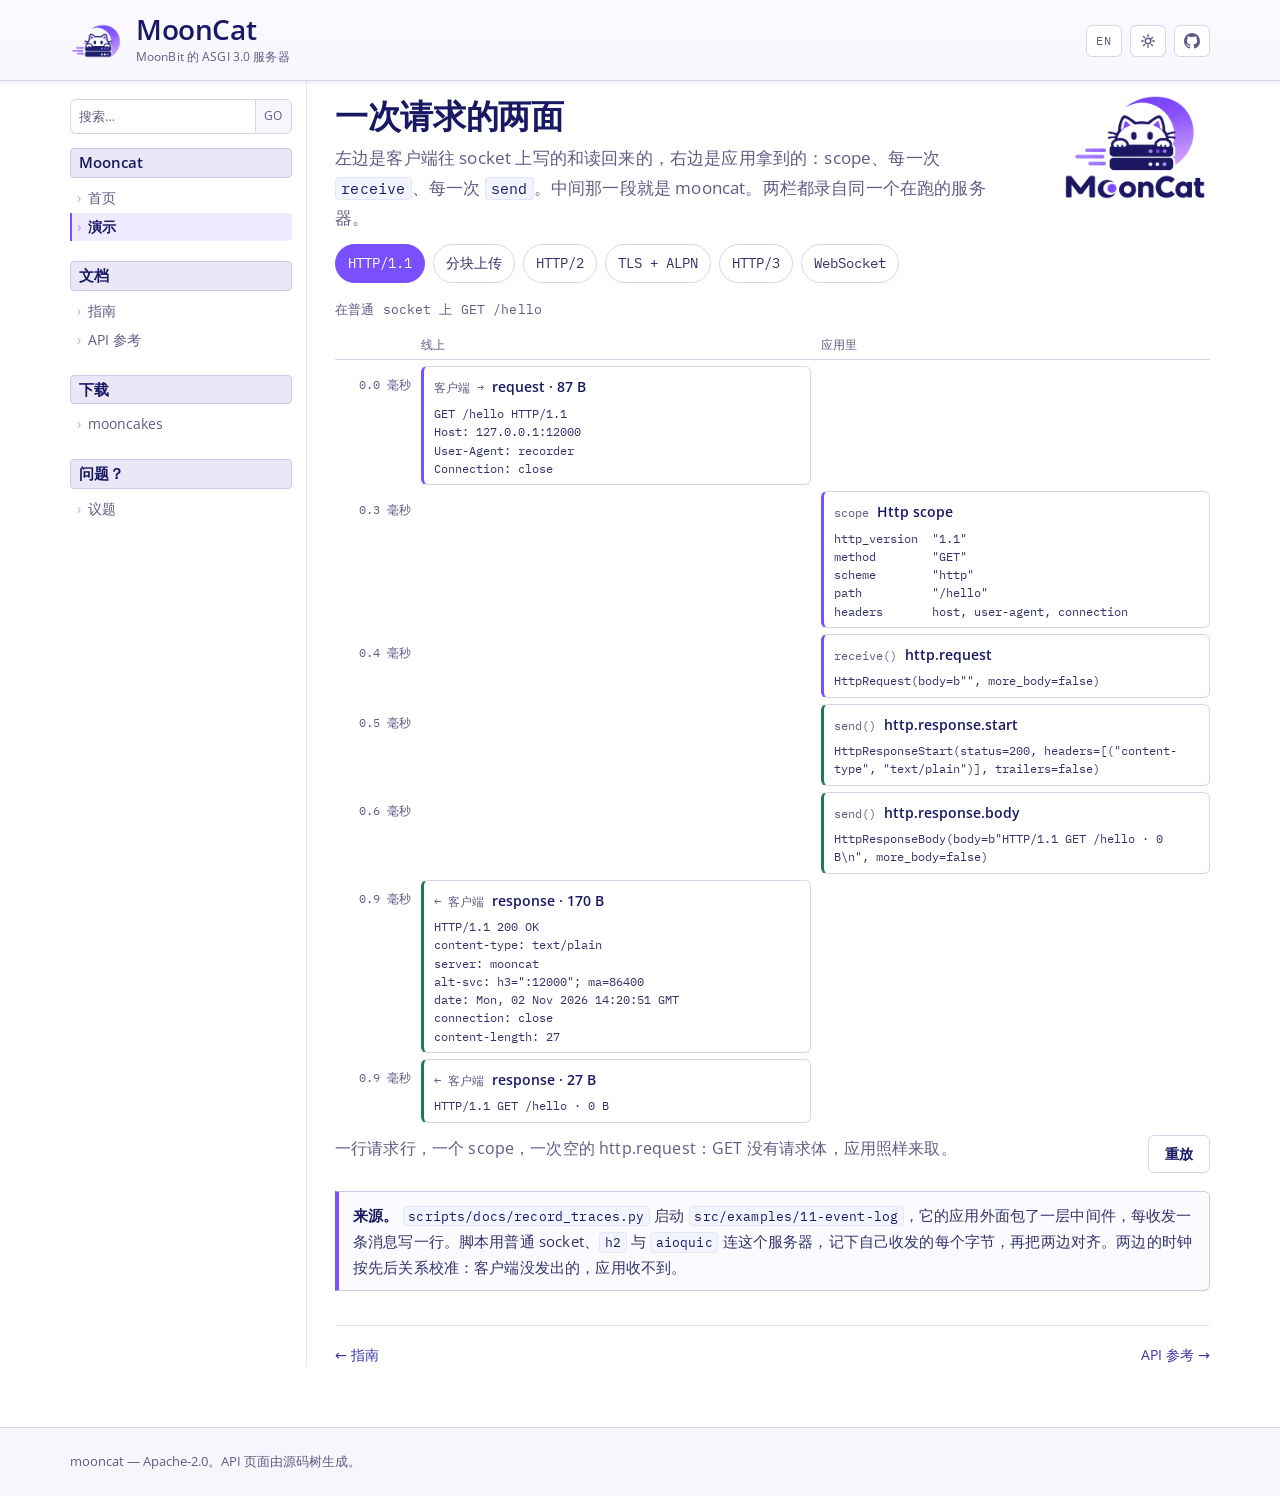
<file: docs/zh/playground.html>
<!doctype html>
<html lang="zh" data-root="..">
<head>
<meta charset="utf-8">
<meta name="viewport" content="width=device-width, initial-scale=1">
<title>演示 — mooncat</title>
<meta name="description" content="一次一条录下的请求：左边是客户端往 socket 上写的字节，右边是应用拿到的 scope 与每一次 receive、send。">
<meta name="color-scheme" content="light dark">
<meta name="theme-color" content="#f7f5ff" media="(prefers-color-scheme: light)">
<meta name="theme-color" content="#0f0e1e" media="(prefers-color-scheme: dark)">
<link rel="canonical" href="https://moonbitstack.github.io/mooncat/zh/playground.html">
<meta property="og:type" content="website">
<meta property="og:site_name" content="mooncat">
<meta property="og:title" content="演示 — mooncat">
<meta property="og:description" content="一次请求的两面：socket 与应用，录自同一个在跑的 mooncat。">
<meta property="og:url" content="https://moonbitstack.github.io/mooncat/zh/playground.html">
<meta property="og:image" content="https://moonbitstack.github.io/mooncat/assets/og.png">
<meta property="og:image:width" content="1200">
<meta property="og:image:height" content="630">
<meta property="og:locale" content="zh_CN">
<meta name="twitter:card" content="summary_large_image">
<meta name="twitter:title" content="演示 — mooncat">
<meta name="twitter:description" content="一次请求的两面：socket 与应用，录自同一个在跑的 mooncat。">
<meta name="twitter:image" content="https://moonbitstack.github.io/mooncat/assets/og.png">
<link rel="icon" href="../assets/favicon.png" type="image/png">
<link rel="preconnect" href="https://fonts.googleapis.com">
<link rel="preconnect" href="https://fonts.gstatic.com" crossorigin>
<link href="https://fonts.googleapis.com/css2?family=Open+Sans:wght@400;600;700&family=IBM+Plex+Mono:wght@400;500&display=swap" rel="stylesheet">
<link rel="stylesheet" href="../assets/site.css">
</head>
<body>

<a class="skip" href="#middle">跳到正文</a>
<div class="progress" aria-hidden="true"><i></i></div>

<header id="header">
  <div class="wrap">
    <div class="head">
      <a class="brand" href="./index.html">
        <img id="logo" src="../assets/logo/mark-light.png" data-light="../assets/logo/mark-light.png" data-dark="../assets/logo/mark-dark.png" data-egg-light="../assets/logo/mark-light.png" data-egg-dark="../assets/logo/mark-dark.png" alt="MoonCat" width="52" height="52">
        <span class="name">
          <b data-word="MoonCat" data-egg-word="Mooncat">MoonCat</b>
          <span>MoonBit 的 ASGI 3.0 服务器</span>
        </span>
      </a>
      <div class="head-tools">
        <a class="lang" href="../playground.html" hreflang="en" title="English" aria-label="切换到英文">EN</a>
        <button id="theme" type="button" aria-label="切换主题">
          <svg class="i-sun" viewBox="0 0 16 16" aria-hidden="true" fill="currentColor"><path d="M8 1a.75.75 0 0 1 .75.75v1.5a.75.75 0 0 1-1.5 0v-1.5A.75.75 0 0 1 8 1Zm0 11a.75.75 0 0 1 .75.75v1.5a.75.75 0 0 1-1.5 0v-1.5A.75.75 0 0 1 8 12Zm7-4a.75.75 0 0 1-.75.75h-1.5a.75.75 0 0 1 0-1.5h1.5A.75.75 0 0 1 15 8ZM4 8a.75.75 0 0 1-.75.75h-1.5a.75.75 0 0 1 0-1.5h1.5A.75.75 0 0 1 4 8Zm9.02-4.02a.75.75 0 0 1 0 1.06l-1.06 1.06a.75.75 0 1 1-1.06-1.06l1.06-1.06a.75.75 0 0 1 1.06 0ZM5.1 10.9a.75.75 0 0 1 0 1.06L4.04 13.02a.75.75 0 0 1-1.06-1.06L4.04 10.9a.75.75 0 0 1 1.06 0Zm7.92 2.12a.75.75 0 0 1-1.06 0L10.9 11.96a.75.75 0 0 1 1.06-1.06l1.06 1.06a.75.75 0 0 1 0 1.06ZM5.1 5.1a.75.75 0 0 1-1.06 0L2.98 4.04a.75.75 0 0 1 1.06-1.06L5.1 4.04a.75.75 0 0 1 0 1.06ZM8 4.5a3.5 3.5 0 1 0 0 7 3.5 3.5 0 0 0 0-7Zm0 1.5a2 2 0 1 1 0 4 2 2 0 0 1 0-4Z"/></svg>
          <svg class="i-moon" viewBox="0 0 16 16" aria-hidden="true" fill="currentColor"><path transform="scale(1.12) translate(-0.86 -0.86)" d="M14 8.53A6 6 0 1 1 7.47 2 4.67 4.67 0 0 0 14 8.53z"/></svg>
        </button>
        <a class="gh" href="https://github.com/moonbitstack/mooncat" title="源码在 GitHub">
          <svg viewBox="0 0 16 16" aria-hidden="true" fill="currentColor"><path d="M8 0C3.58 0 0 3.58 0 8c0 3.54 2.29 6.53 5.47 7.59.4.07.55-.17.55-.38 0-.19-.01-.82-.01-1.49-2.01.37-2.53-.49-2.69-.94-.09-.23-.48-.94-.82-1.13-.28-.15-.68-.52-.01-.53.63-.01 1.08.58 1.23.82.72 1.21 1.87.87 2.33.66.07-.52.28-.87.51-1.07-1.78-.2-3.64-.89-3.64-3.95 0-.87.31-1.59.82-2.15-.08-.2-.36-1.02.08-2.12 0 0 .67-.21 2.2.82a7.4 7.4 0 0 1 2-.27c.68 0 1.36.09 2 .27 1.53-1.04 2.2-.82 2.2-.82.44 1.1.16 1.92.08 2.12.51.56.82 1.27.82 2.15 0 3.07-1.87 3.75-3.65 3.95.29.25.54.73.54 1.48 0 1.07-.01 1.93-.01 2.2 0 .21.15.46.55.38A8.01 8.01 0 0 0 16 8c0-4.42-3.58-8-8-8Z"/></svg>
        </a>
      </div>    </div>
  </div>
</header>

<main id="middle" tabindex="-1">
  <nav id="side" aria-label="文档导航">
  <form class="search" id="search-form" role="search">
    <label class="sr-only" for="q">搜索文档</label>
    <input id="q" type="search" placeholder="搜索…" autocomplete="off">
    <button type="submit">GO</button>
    <ul class="hits" hidden></ul>
  </form>
  <section class="grp">
    <h2>Mooncat</h2>
    <ul>
      <li><a href="./index.html">首页</a></li>
      <li><a href="./playground.html" aria-current="page">演示</a></li>
    </ul>
  </section>
  <section class="grp">
    <h2>文档</h2>
    <ul>
      <li><a href="./guide.html">指南</a></li>
      <li><a href="./api.html">API 参考</a></li>
    </ul>
  </section>
  <section class="grp">
    <h2>下载</h2>
    <ul>
      <li><a href="https://mooncakes.io/docs/moonbitstack/mooncat">mooncakes</a></li>
    </ul>
  </section>
  <section class="grp">
    <h2>问题？</h2>
    <ul>
      <li><a href="https://github.com/moonbitstack/mooncat/issues">议题</a></li>
    </ul>
  </section>
  </nav>

  <article class="content">

    <img class="corner" src="../assets/logo/zh-light.png" data-light="../assets/logo/zh-light.png" data-dark="../assets/logo/zh-dark.png" data-egg-light="../assets/logo/egg-light.png" data-egg-dark="../assets/logo/egg-dark.png" alt="" width="150" height="114">

    <h1>一次请求的两面</h1>
    <p class="lede">左边是客户端往 socket 上写的和读回来的，右边是应用拿到的：scope、每一次 <code>receive</code>、每一次 <code>send</code>。中间那一段就是 mooncat。两栏都录自同一个在跑的服务器。</p>

    <div class="pick" id="pick" role="group" aria-label="选择一条请求"></div>
    <p class="trace-head" id="command-line"></p>

    <div class="sides" id="sides">
      <div class="sides-head"><span></span><span>线上</span><span>应用里</span></div>
    </div>
    <div class="sides-foot">
      <p id="trace-note" class="pkg-desc"></p>
      <button type="button" class="btn ghost" id="replay">重放</button>
    </div>

    <aside class="note">
      <p><b>来源。</b> <code>scripts/docs/record_traces.py</code> 启动 <code>src/examples/11-event-log</code>，它的应用外面包了一层中间件，每收发一条消息写一行。脚本用普通 socket、<code>h2</code> 与 <code>aioquic</code> 连这个服务器，记下自己收发的每个字节，再把两边对齐。两边的时钟按先后关系校准：客户端没发出的，应用收不到。</p>
    </aside>

    <nav class="pager" aria-label="Previous and next page">
      <a href="./guide.html">← 指南</a>
      <a href="./api.html">API 参考 →</a>
    </nav>
  </article>
</main>

<footer id="footer">
  <div class="wrap">
    <span>mooncat — Apache-2.0。API 页面由源码树生成。</span>
  </div>
</footer>

<button class="to-top" id="to-top" type="button" aria-label="回到顶部" hidden>
  <svg viewBox="0 0 16 16" aria-hidden="true" fill="currentColor"><path d="M8 3.5 3.5 8l1.06 1.06L7.25 6.4V13h1.5V6.4l2.69 2.66L12.5 8 8 3.5Z"/></svg>
</button>

<script src="../assets/search-index.js"></script>
<script src="../assets/site.js"></script>
<script src="../assets/traces.js"></script>
<script src="../assets/sides.js"></script>
</body>
</html>
</file>
<file: docs/assets/site.css>
/* mooncat documentation — the layout and furniture of the Apache Tomcat site,
   in mooncat's colours. Two themes, both defined here; nothing is set inline. */

:root {
  --ink: #191963;
  --ink-soft: #33336b;
  --muted: #5f5c85;
  --paper: #ffffff;
  --band: #f8f6fd;
  --band-2: #fbfaff;
  --line: #d9d4ea;
  --line-soft: #e8e4f3;
  --link: #3d33ad;
  --link-hover: #6a45f5;
  --accent: #7a4ffd;
  --accent-soft: #efeaff;
  --lilac: #b8a8ff;
  --bar: #ebe7f6;
  --bar-line: #cfc8e3;
  --code-bg: #f2f5ff;
  --code-line: #b7b0d0;
  --term-bg: #f5f3ff;
  --term-line: #cfc8e3;
  --term-bar: #ebe7f6;
  --term-dot: #d5cfe6;
  --term-ink: #1c1b3d;
  --term-dim: #67628c;
  --term-prompt: #5b39d6;
  --term-out: #2b2a52;
  --term-comment: #6f6a94;
  --tbl-head: #5a51b8;
  --tbl-odd: #f4f2ff;
  --tbl-even: #fbfaff;
  --ok: #1f7a4d;
  --shadow: 0 0 6px rgba(25, 25, 99, 0.14);
  --radius: 6px;
}

:root[data-theme="dark"] {
  --ink: #ecebfa;
  --ink-soft: #cfcbe8;
  --muted: #a29dc4;
  --paper: #0f0e1e;
  --band: #171638;
  --band-2: #141330;
  --line: #33305a;
  --line-soft: #262447;
  --link: #ada0ff;
  --link-hover: #cec5ff;
  --accent: #9a8bff;
  --accent-soft: #1e1b3d;
  --lilac: #6f5fd0;
  --bar: #201e3c;
  --bar-line: #36325c;
  --code-bg: #171634;
  --code-line: #37335e;
  --term-bg: #0b0a1c;
  --term-line: #2a2750;
  --term-bar: #1b1a44;
  --term-dot: #3a3772;
  --term-ink: #e7e3ff;
  --term-dim: #8e88c2;
  --term-prompt: #b8a8ff;
  --term-out: #d8d3ff;
  --term-comment: #8f89c4;
  --tbl-head: #443a9e;
  --tbl-odd: #15142d;
  --tbl-even: #121126;
  --ok: #6fd39d;
  --shadow: 0 0 6px rgba(0, 0, 0, 0.5);
}

@media (prefers-color-scheme: dark) {
  :root:not([data-theme="light"]) {
    --ink: #ecebfa;
    --ink-soft: #cfcbe8;
    --muted: #a29dc4;
    --paper: #0f0e1e;
    --band: #171638;
    --band-2: #141330;
    --line: #33305a;
    --line-soft: #262447;
    --link: #ada0ff;
    --link-hover: #cec5ff;
    --accent: #9a8bff;
    --accent-soft: #1e1b3d;
    --lilac: #6f5fd0;
    --bar: #201e3c;
    --bar-line: #36325c;
    --code-bg: #171634;
    --code-line: #37335e;
    --term-bg: #0b0a1c;
    --term-line: #2a2750;
    --term-bar: #1b1a44;
    --term-dot: #3a3772;
    --term-ink: #e7e3ff;
    --term-dim: #8e88c2;
    --term-prompt: #b8a8ff;
    --term-out: #d8d3ff;
    --term-comment: #8f89c4;
    --tbl-head: #443a9e;
    --tbl-odd: #15142d;
    --tbl-even: #121126;
    --ok: #6fd39d;
    --shadow: 0 0 6px rgba(0, 0, 0, 0.5);
  }
}

*,
*::before,
*::after { box-sizing: border-box; }

html,
button,
input,
textarea,
select { font-variant-ligatures: no-contextual; }

html { scroll-behavior: smooth; }

@media (prefers-reduced-motion: reduce) {
  html { scroll-behavior: auto; }
  *,
  *::before,
  *::after { animation: none !important; transition: none !important; }
}

/* Scrollbars. Chrome drops ::-webkit-scrollbar as soon as scrollbar-width or
   scrollbar-color is set, so the standard properties live only in the branch
   that has no ::-webkit-scrollbar to style. The page bar is always drawn, as
   it is on the pages this one follows: a reader can see there is more below
   without moving the pointer. Panes inside the page are faint until hovered. */

@supports selector(::-webkit-scrollbar) {
  html::-webkit-scrollbar { width: 12px; height: 12px; }
  html::-webkit-scrollbar-track { background: transparent; }
  html::-webkit-scrollbar-thumb {
    border-radius: 99px;
    border: 4px solid transparent;
    background-clip: content-box;
    background-color: var(--lilac);
  }
  html::-webkit-scrollbar-thumb:hover { background-color: var(--accent); }

  .scroll::-webkit-scrollbar,
  pre::-webkit-scrollbar,
  #side::-webkit-scrollbar { width: 10px; height: 10px; }
  .scroll::-webkit-scrollbar-track,
  pre::-webkit-scrollbar-track,
  #side::-webkit-scrollbar-track { background: transparent; }
  .scroll::-webkit-scrollbar-thumb,
  pre::-webkit-scrollbar-thumb,
  #side::-webkit-scrollbar-thumb {
    border-radius: 99px;
    border: 3px solid transparent;
    background-clip: content-box;
    background-color: color-mix(in srgb, var(--accent) 22%, transparent);
  }
  .scroll:hover::-webkit-scrollbar-thumb,
  pre:hover::-webkit-scrollbar-thumb,
  #side:hover::-webkit-scrollbar-thumb {
    background-color: color-mix(in srgb, var(--accent) 55%, transparent);
  }
}

@supports not selector(::-webkit-scrollbar) {
  html {
    scrollbar-width: thin;
    scrollbar-color: var(--lilac) transparent;
  }
  .scroll,
  pre,
  #side {
    scrollbar-width: thin;
    scrollbar-color: color-mix(in srgb, var(--accent) 30%, transparent) transparent;
  }
  .scroll:hover,
  pre:hover,
  #side:hover { scrollbar-color: color-mix(in srgb, var(--accent) 60%, transparent) transparent; }
}

body {
  margin: 0;
  background: var(--paper);
  color: var(--ink-soft);
  font-family: "Open Sans", system-ui, -apple-system, "Segoe UI", sans-serif;
  font-size: 15.5px;
  line-height: 1.68;
  -webkit-font-smoothing: antialiased;
}

img { border: 0; max-width: 100%; height: auto; }
a { color: var(--link); text-decoration: none; }
a:hover { color: var(--link-hover); text-decoration: underline; }
code, pre, kbd, .mono { font-family: "IBM Plex Mono", Consolas, ui-monospace, monospace; }

h1, h2, h3, h4 { color: var(--ink); font-weight: 600; line-height: 1.3; }

:focus-visible { outline: 2px solid var(--accent); outline-offset: 2px; }

/* Form controls are ours, not the browser's: the search field is a bordered
   box in the page's own type, with no native clear button or spinner. */
input,
button,
select,
textarea { font-family: inherit; }

input[type="search"] {
  -webkit-appearance: none;
  appearance: none;
}
input[type="search"]::-webkit-search-cancel-button,
input[type="search"]::-webkit-search-decoration {
  -webkit-appearance: none;
  appearance: none;
}
input[type="search"]::-ms-clear { display: none; }

.hits[hidden] { display: none; }

::selection {
  background: color-mix(in srgb, var(--accent) 32%, transparent);
  color: var(--ink);
}

/* ------------------------------------------------------------------ header */

#header {
  background: var(--band);
  background-image: linear-gradient(to bottom, var(--band-2) 0%, var(--band) 100%);
  border-bottom: 1px solid var(--line);
  box-shadow: var(--shadow);
}

.wrap {
  max-width: 1180px;
  margin: 0 auto;
  padding: 0 20px;
}

.head {
  display: flex;
  align-items: center;
  gap: 16px;
  padding: 14px 0 12px;
}

.brand {
  display: flex;
  align-items: center;
  gap: 14px;
  color: inherit;
  text-decoration: none;
  min-width: 0;
}
.brand:hover { text-decoration: none; }

.brand img {
  width: 52px;
  height: auto;
  display: block;
  flex: none;
}

.brand .name {
  display: flex;
  flex-direction: column;
  min-width: 0;
}
.brand .name b {
  font-size: 1.72rem;
  font-weight: 600;
  letter-spacing: -0.015em;
  color: var(--ink);
  line-height: 1.15;
}
.brand .name span {
  font-size: 0.78rem;
  color: var(--muted);
  letter-spacing: 0.01em;
  white-space: nowrap;
  overflow: hidden;
  text-overflow: ellipsis;
}

.head-tools {
  margin-left: auto;
  display: flex;
  align-items: center;
  gap: 8px;
}

.head-tools a,
.head-tools button {
  display: inline-flex;
  align-items: center;
  justify-content: center;
  height: 32px;
  padding: 0 10px;
  border: 1px solid var(--line);
  border-radius: var(--radius);
  background: var(--paper);
  color: var(--muted);
  font: inherit;
  font-size: 0.8rem;
  cursor: pointer;
  text-decoration: none;
}
.head-tools a:hover,
.head-tools button:hover {
  border-color: var(--accent);
  color: var(--ink);
  text-decoration: none;
}
.head-tools svg { width: 16px; height: 16px; display: block; }

/* The theme button shows where the page is, not where it would go: a sun in
   daylight, a moon after dark. Both are in the button; one is hidden. */
#theme .i-moon { display: none; }
#theme .i-sun { display: block; }
:root[data-theme="dark"] #theme .i-sun { display: none; }
:root[data-theme="dark"] #theme .i-moon { display: block; }
@media (prefers-color-scheme: dark) {
  :root:not([data-theme="light"]) #theme .i-sun { display: none; }
  :root:not([data-theme="light"]) #theme .i-moon { display: block; }
}

/* Three controls of one size: a square each, so the row reads as a set rather
   than as three boxes that almost match. */
.head-tools a,
.head-tools button {
  width: 36px;
  padding: 0;
}

/* ------------------------------------------------------------------ layout */

#middle {
  max-width: 1180px;
  margin: 0 auto;
  padding: 0 20px 40px;
  display: grid;
  grid-template-columns: 236px minmax(0, 1fr);
  gap: 0;
  align-items: start;
}

#side {
  position: sticky;
  top: 0;
  max-height: 100vh;
  overflow-y: auto;
  padding: 18px 14px 40px 0;
  font-size: 0.9rem;
}

#side .grp { margin-bottom: 20px; }
#side h2 {
  font-size: 0.94rem;
  margin: 0 0 6px;
  color: var(--ink);
  padding: 4px 8px;
  background: var(--bar);
  border: 1px solid var(--bar-line);
  border-radius: 4px;
}
#side ul { list-style: none; margin: 0; padding: 0; }
#side li { margin: 0; }
#side li a {
  display: block;
  padding: 4px 8px 4px 16px;
  line-height: 1.45;
  color: var(--muted);
  border-left: 2px solid transparent;
  border-radius: 0 4px 4px 0;
  text-decoration: none;
  position: relative;
}
#side li a::before {
  content: "\203A";
  position: absolute;
  left: 5px;
  color: var(--lilac);
}
#side li a:hover { color: var(--ink); background: var(--accent-soft); text-decoration: none; }
#side li a[aria-current="page"],
#side li a.on {
  color: var(--ink);
  background: var(--accent-soft);
  border-left-color: var(--accent);
  font-weight: 600;
}
#side .sub a { padding-left: 26px; font-size: 0.86rem; }
#side .sub a::before { content: "\00B7"; left: 15px; }

.content {
  min-width: 0;
  padding: 8px 0 0 28px;
  border-left: 1px solid var(--line-soft);
}

/* ---------------------------------------------------------------- typography */

.content h1 {
  font-size: 2.05rem;
  margin: 6px 0 6px;
  letter-spacing: -0.01em;
}

.lede {
  font-size: 1.06rem;
  color: var(--muted);
  max-width: 68ch;
  margin: 0 0 22px;
}

.section {
  margin: 34px 0 0;
  scroll-margin-top: 12px;
}

h2.bar,
h3.bar {
  background: var(--bar);
  border: 1px solid var(--bar-line);
  border-radius: 4px;
  padding: 5px 10px;
  font-size: 1.16rem;
  margin: 0 0 12px;
  display: flex;
  align-items: baseline;
  gap: 10px;
  flex-wrap: wrap;
}
h2.bar .aside,
h3.bar .aside {
  margin-left: auto;
  font-size: 0.78rem;
  font-weight: 400;
  color: var(--muted);
  font-family: "IBM Plex Mono", monospace;
}
h3.bar { font-size: 1.02rem; background: var(--band-2); }

/* The column is the measure. A cap narrower than the column leaves a
   stripe of nothing down the right side, which reads as a mistake. */
.content p { margin: 0 0 12px; }
.content ul, .content ol { margin: 0 0 14px; padding-left: 22px; }
.content li { margin: 3px 0; }
.content li::marker { color: var(--accent); }

.content code {
  background: var(--code-bg);
  border: 1px solid var(--line-soft);
  border-radius: 4px;
  padding: 0.05em 0.36em;
  font-size: 0.88em;
  color: var(--ink);
  overflow-wrap: anywhere;
}

kbd {
  border: 1px solid var(--line);
  border-bottom-width: 2px;
  border-radius: 4px;
  padding: 0.05em 0.36em;
  font-size: 0.84em;
  background: var(--band);
}

/* ------------------------------------------------------------------- code */

.code {
  position: relative;
  margin: 0 0 18px;
}

.code .cap,
.code figcaption {
  display: flex;
  align-items: center;
  gap: 8px;
  font-size: 0.76rem;
  color: var(--muted);
  font-family: "IBM Plex Mono", monospace;
  margin-bottom: 5px;
}
.code .cap .path { color: var(--muted); }

.code pre {
  margin: 0;
  overflow-x: auto;
  background: var(--code-bg);
  border: 1px solid var(--code-line);
  border-radius: 5px;
  padding: 12px 14px;
  font-size: 0.845rem;
  line-height: 1.62;
  color: var(--ink);
  tab-size: 2;
}

.code .copy {
  position: absolute;
  top: 4px;
  right: 6px;
  border: 1px solid var(--line);
  background: var(--paper);
  color: var(--muted);
  border-radius: 4px;
  font: inherit;
  font-size: 0.7rem;
  padding: 1px 6px;
  cursor: pointer;
  opacity: 0;
  transition: opacity 0.12s;
}
.code:hover .copy,
.code .copy:focus-visible { opacity: 1; }
.code .copy.done { color: var(--ok); border-color: var(--ok); }

/* Syntax tint. Hand-set classes only; no highlighter script. */
.k { color: #8a5cf6; }
@media (prefers-color-scheme: dark) { .k { color: #c0a9ff; } }
:root[data-theme="dark"] .k { color: #c0a9ff; }
:root[data-theme="light"] .k { color: #8a5cf6; }
.ty { color: #2f6fd0; }
:root[data-theme="dark"] .ty { color: #8fc4ff; }
@media (prefers-color-scheme: dark) { :root:not([data-theme="light"]) .ty { color: #8fc4ff; } }
.st { color: #166b4a; }
:root[data-theme="dark"] .st { color: #7fe0ad; }
@media (prefers-color-scheme: dark) { :root:not([data-theme="light"]) .st { color: #7fe0ad; } }
.cm { color: var(--muted); }

/* The recorded sessions. A panel, not a screen: it is drawn in the page's own
   colours — pale in daylight, near-black after dark — so no block on a light
   page stays dark. */
.term {
  margin: 0 0 18px;
  border: 1px solid var(--term-line);
  border-radius: var(--radius);
  background: var(--term-bg);
  overflow: hidden;
}
.term .bar-top {
  display: flex;
  align-items: center;
  gap: 8px;
  padding: 6px 10px;
  background: var(--term-bar);
  border-bottom: 1px solid var(--term-line);
  color: var(--term-dim);
  font-family: "IBM Plex Mono", monospace;
  font-size: 0.74rem;
}
.term .bar-top .dots { display: flex; gap: 5px; }
.term .bar-top .dots i {
  width: 9px; height: 9px; border-radius: 50%;
  background: var(--term-dot); display: block;
}
.term .bar-top .dots i:first-child { background: var(--accent); }
.term pre {
  margin: 0;
  padding: 12px 14px;
  overflow-x: auto;
  color: var(--term-ink);
  font-size: 0.82rem;
  line-height: 1.6;
}
.term .p { color: var(--term-prompt); }
.term .o { color: var(--term-out); }
.term .c { color: var(--term-comment); }
.term .ok { color: var(--ok); }
.term .dim { color: var(--term-dim); }

/* ------------------------------------------------------------------ tables */

.tbl-wrap {
  margin: 0 0 18px;
  border: 1px solid var(--line);
  border-radius: var(--radius);
  overflow-x: auto;
}

table.tbl {
  border-collapse: collapse;
  width: 100%;
  font-size: 0.9rem;
  min-width: 100%;
}
.tbl th {
  background: var(--tbl-head);
  color: #fff;
  text-align: left;
  font-weight: 600;
  padding: 7px 10px;
  white-space: nowrap;
}
.tbl td {
  padding: 7px 10px;
  border-top: 1px solid var(--line-soft);
  vertical-align: top;
  overflow-wrap: anywhere;
}
.tbl tr:nth-child(odd) td { background: var(--tbl-odd); }
.tbl tr:nth-child(even) td { background: var(--tbl-even); }
.tbl code { background: transparent; border: 0; padding: 0; font-size: 0.86em; }
.tbl td.no { color: var(--muted); }

/* ------------------------------------------------------------------ search */

#side .search {
  position: relative;
  display: flex;
  margin: 0 0 14px;
}
#side .search input {
  flex: 1;
  min-width: 0;
  font: inherit;
  font-size: 0.82rem;
  padding: 5px 8px;
  color: var(--ink);
  background: var(--paper);
  border: 1px solid var(--line);
  border-right: 0;
  border-radius: var(--radius) 0 0 var(--radius);
}
#side .search input::placeholder { color: var(--muted); }
#side .search input:focus { outline: 2px solid var(--accent); outline-offset: -2px; }
#side .search button {
  flex: none;
  font: inherit;
  font-size: 0.72rem;
  letter-spacing: 0.05em;
  padding: 0 8px;
  cursor: pointer;
  color: var(--muted);
  background: var(--band);
  border: 1px solid var(--line);
  border-radius: 0 var(--radius) var(--radius) 0;
}
#side .search button:hover { color: var(--ink); border-color: var(--accent); }

.hits {
  position: absolute;
  z-index: 30;
  top: calc(100% + 4px);
  left: 0;
  right: 0;
  margin: 0;
  padding: 4px;
  list-style: none;
  max-height: 60vh;
  overflow-y: auto;
  background: var(--paper);
  border: 1px solid var(--line);
  border-radius: var(--radius);
  box-shadow: 0 12px 26px -14px rgba(25, 25, 99, 0.45);
}
.hits li a {
  display: block;
  padding: 5px 7px;
  border-radius: 4px;
  text-decoration: none;
}
.hits li a b {
  display: block;
  font-weight: 600;
  font-size: 0.84rem;
  line-height: 1.35;
  color: var(--ink);
}
.hits li a span {
  display: block;
  margin-top: 1px;
  font-family: "IBM Plex Mono", monospace;
  font-size: 0.68rem;
  letter-spacing: 0.02em;
  color: var(--muted);
}
.hits li a em {
  display: -webkit-box;
  -webkit-box-orient: vertical;
  -webkit-line-clamp: 2;
  overflow: hidden;
  margin-top: 2px;
  font-style: normal;
  font-size: 0.74rem;
  line-height: 1.45;
  color: var(--muted);
}
.hits li a:hover,
.hits li.on a { background: var(--accent-soft); text-decoration: none; }
.hits li.none { padding: 6px 8px; font-size: 0.8rem; color: var(--muted); }

.sr-only {
  position: absolute;
  width: 1px;
  height: 1px;
  padding: 0;
  margin: -1px;
  overflow: hidden;
  clip-path: inset(50%);
  white-space: nowrap;
}

/* ------------------------------------------------------- language switch */

/* One button, like the theme's: it names the other language, and pressing it
   goes there. The pages themselves decide which way it points. */

.head-tools .lang {
  font-family: "IBM Plex Mono", monospace;
  font-size: 0.76rem;
  letter-spacing: 0.06em;
}

/* --------------------------------------------------------------- Chinese */

html[lang="zh"] body {
  font-family: "Open Sans", "PingFang SC", "Hiragino Sans GB", "Microsoft YaHei",
    "Noto Sans SC", system-ui, sans-serif;
  line-height: 1.78;
}
html[lang="zh"] .content p,
html[lang="zh"] .content li { letter-spacing: 0.01em; }
html[lang="zh"] .lede { font-size: 1.04rem; }
html[lang="zh"] h2.bar,
html[lang="zh"] h3.bar { letter-spacing: 0.01em; }
html[lang="zh"] .card p { letter-spacing: 0.01em; }

/* ------------------------------------------------------------- back to top */

.to-top {
  position: fixed;
  right: 22px;
  bottom: 22px;
  z-index: 40;
  width: 38px;
  height: 38px;
  display: grid;
  place-items: center;
  padding: 0;
  border: 1px solid var(--line);
  border-radius: 50%;
  background: var(--paper);
  color: var(--muted);
  cursor: pointer;
  box-shadow: 0 8px 22px -14px rgba(25, 25, 99, 0.55);
}
.to-top svg { width: 18px; height: 18px; display: block; }
.to-top:hover { color: var(--accent); border-color: var(--accent); }
.to-top:focus-visible { outline: 2px solid var(--accent); outline-offset: 2px; }
.to-top[hidden] { display: none; }

@media (width <= 620px) {
  .to-top { right: 14px; bottom: 14px; width: 34px; height: 34px; }
}

/* -------------------------------------------------------------------- home */

.hero {
  display: grid;
  grid-template-columns: minmax(0, 1fr) 260px;
  gap: 26px;
  align-items: center;
  padding: 22px 24px;
  margin: 6px 0 26px;
  border: 1px solid var(--bar-line);
  border-radius: 10px;
  background:
    radial-gradient(120% 120% at 100% 0%, var(--accent-soft) 0%, transparent 62%),
    var(--band-2);
}
.hero h1 { margin: 0 0 6px; font-size: 2.2rem; }
.hero p.tag {
  font-size: 1.02rem;
  color: var(--muted);
  margin: 0 0 14px;
  max-width: 46ch;
}
.hero .shot { justify-self: center; }
.hero .shot img { width: 240px; height: auto; display: block; }

.content > .corner {
  float: right;
  width: 150px;
  height: auto;
  margin: 2px 0 12px 24px;
}

.install {
  display: flex;
  align-items: center;
  gap: 8px;
  background: var(--paper);
  border: 1px solid var(--line);
  border-radius: var(--radius);
  padding: 6px 8px 6px 12px;
  max-width: 400px;
  font-family: "IBM Plex Mono", monospace;
  font-size: 0.85rem;
}
.install .ps1 { color: var(--accent); user-select: none; }
.install code { flex: 1; background: none; border: 0; padding: 0; font-size: 1em; }
.install button {
  border: 1px solid var(--line);
  background: var(--band);
  color: var(--muted);
  border-radius: 4px;
  font: inherit;
  font-size: 0.72rem;
  padding: 3px 8px;
  cursor: pointer;
}
.install button:hover { border-color: var(--accent); color: var(--ink); }

.cta {
  display: flex;
  flex-wrap: wrap;
  gap: 10px;
  margin-top: 16px;
}
.btn {
  display: inline-block;
  padding: 8px 16px;
  border-radius: var(--radius);
  border: 1px solid var(--accent);
  background: var(--accent);
  color: #fff;
  font-size: 0.9rem;
  font-weight: 600;
}
.btn:hover { background: var(--link-hover); border-color: var(--link-hover); color: #fff; text-decoration: none; }
/* Only the solid button flips its text: the ghost one is text on the page. */
:root[data-theme="dark"] .btn:not(.ghost) { color: #14122b; }
:root[data-theme="dark"] .btn.ghost { color: var(--ink); }
:root[data-theme="dark"] .btn.ghost:hover { color: var(--link-hover); }
@media (prefers-color-scheme: dark) {
  :root:not([data-theme="light"]) .btn:not(.ghost) { color: #14122b; }
  :root:not([data-theme="light"]) .btn.ghost { color: var(--ink); }
  :root:not([data-theme="light"]) .btn.ghost:hover { color: var(--link-hover); }
}
.btn.ghost {
  background: transparent;
  color: var(--ink);
  border-color: var(--line);
}
.btn.ghost:hover { border-color: var(--accent); color: var(--link); background: var(--accent-soft); }

/* The four facts under the hero: a flex row that breaks into two, each tile
   growing to share the width rather than sitting in a narrow column. */
.facts {
  display: flex;
  flex-wrap: wrap;
  justify-content: center;
  gap: 12px;
  margin: 0 0 26px;
  padding: 0;
  max-width: none;
  list-style: none;
}
/* `.content ul` carries the indent a bulleted list needs; this one has no
   bullets, and the indent put the tiles out of line with every bar above
   them. Spelled with the element to outrank that rule. */
.content ul.facts { padding-left: 0; }
.facts li {
  flex: 1 1 300px;
  min-width: 0;
  /* The tiles in a row share the tallest one's height; without this the text
     sits at the top of the taller ones and the tile looks bottom-heavy. */
  display: flex;
  flex-direction: column;
  justify-content: center;
  text-align: center;
  border: 1px solid var(--line);
  border-radius: var(--radius);
  padding: 14px 16px;
  background: var(--band-2);
}
.facts b {
  display: block;
  font-family: "IBM Plex Mono", monospace;
  font-size: 1.12rem;
  white-space: nowrap;
  color: var(--ink);
  font-weight: 500;
  margin-bottom: 3px;
}
.facts span {
  display: block;
  font-size: 0.84rem;
  line-height: 1.5;
  color: var(--muted);
}

.cards {
  display: grid;
  grid-template-columns: repeat(auto-fit, minmax(215px, 1fr));
  gap: 12px;
  margin: 0 0 18px;
}
.card {
  border: 1px solid var(--line);
  border-radius: var(--radius);
  padding: 13px 15px;
  background: var(--band-2);
}
.card h3 {
  margin: 0 0 4px;
  font-size: 0.98rem;
  display: flex;
  align-items: center;
  gap: 7px;
}
.card h3 .dot {
  width: 8px; height: 8px; border-radius: 50%;
  background: var(--accent); flex: none;
}
.card p { margin: 0; font-size: 0.87rem; color: var(--muted); max-width: none; }

.note {
  border: 1px solid var(--bar-line);
  border-left: 4px solid var(--accent);
  border-radius: 0 var(--radius) var(--radius) 0;
  background: var(--band-2);
  padding: 10px 14px;
  margin: 0 0 18px;
  font-size: 0.92rem;
}
.note b { color: var(--ink); }
.note p { margin: 0 0 6px; }
.note p:last-child { margin: 0; }

/* ------------------------------------------------------------- the flow svg */

.diagram {
  border: 1px solid var(--line);
  border-radius: var(--radius);
  background: var(--band-2);
  padding: 12px;
  margin: 0 0 18px;
  overflow-x: auto;
}
.diagram svg { display: block; margin: 0 auto; min-width: 520px; }
.diagram figcaption {
  font-size: 0.8rem;
  color: var(--muted);
  text-align: center;
  padding-top: 6px;
}

/* -------------------------------------------------------------- playground */

.pick {
  display: flex;
  flex-wrap: wrap;
  gap: 8px;
  margin: 0 0 16px;
}
.pick button {
  font: inherit;
  font-size: 0.85rem;
  padding: 6px 12px;
  border-radius: 99px;
  border: 1px solid var(--line);
  background: var(--paper);
  color: var(--ink-soft);
  cursor: pointer;
  font-family: "IBM Plex Mono", monospace;
}
.pick button:hover { border-color: var(--accent); color: var(--ink); }
.pick button[aria-pressed="true"] {
  background: var(--accent);
  border-color: var(--accent);
  color: #fff;
}

.sides {
  display: grid;
  gap: 6px;
  margin: 0 0 12px;
}
.sides-head,
.sides .row {
  display: grid;
  grid-template-columns: 76px minmax(0, 1fr) minmax(0, 1fr);
  gap: 10px;
}
.sides-head {
  font-size: 0.78rem;
  color: var(--muted);
  font-family: "IBM Plex Mono", monospace;
  border-bottom: 1px solid var(--line);
  padding-bottom: 4px;
}
.sides .row {
  opacity: 0;
  transform: translateY(4px);
  transition: opacity 0.25s, transform 0.25s;
}
.sides .row.on { opacity: 1; transform: none; }
.sides .t {
  font-family: "IBM Plex Mono", monospace;
  font-size: 0.74rem;
  color: var(--muted);
  text-align: right;
  padding-top: 8px;
  white-space: nowrap;
}
.ev {
  border: 1px solid var(--line);
  border-left: 3px solid var(--accent);
  border-radius: var(--radius);
  background: var(--paper);
  padding: 6px 10px;
  min-width: 0;
}
.ev.in,
.ev.send { border-left-color: var(--ok); }
.ev .tag {
  font-family: "IBM Plex Mono", monospace;
  font-size: 0.72rem;
  color: var(--muted);
  margin-right: 8px;
}
.ev b { font-size: 0.86rem; color: var(--ink); font-weight: 600; }
.ev pre {
  margin: 4px 0 0;
  padding: 0;
  background: none;
  border: 0;
  font-size: 0.76rem;
  line-height: 1.5;
  color: var(--ink-soft);
  white-space: pre-wrap;
  overflow-wrap: anywhere;
}
.sides-foot {
  display: flex;
  align-items: flex-start;
  justify-content: space-between;
  gap: 16px;
  margin: 0 0 18px;
}
.sides-foot p { margin: 0; }
.sides-foot .btn { flex: none; }

@media (width <= 760px) {
  .sides-head { display: none; }
  .sides .row { grid-template-columns: 52px minmax(0, 1fr); }
  .sides .side.empty { display: none; }
  .sides .side::before {
    content: attr(data-label);
    display: block;
    font-size: 0.7rem;
    color: var(--muted);
    margin-bottom: 2px;
  }
}

@media (prefers-reduced-motion: reduce) {
  .sides .row { transition: none; transform: none; }
}

.trace-head {
  display: flex;
  align-items: baseline;
  gap: 10px;
  flex-wrap: wrap;
  margin: 0 0 6px;
  font-size: 0.8rem;
  color: var(--muted);
  font-family: "IBM Plex Mono", monospace;
}

/* ---------------------------------------------------------------- footer */

#footer {
  border-top: 1px solid var(--line);
  margin-top: 20px;
  /* Even above and below: 20 over 30 read as text that had slipped down. */
  padding: 22px 0;
  background: var(--band);
  color: var(--muted);
  font-size: 0.84rem;
}
#footer .wrap {
  display: flex;
  flex-wrap: wrap;
  gap: 10px 22px;
  align-items: center;
  justify-content: space-between;
}
#footer a { color: var(--muted); }
#footer a:hover { color: var(--link); }
#footer .links { display: flex; gap: 16px; flex-wrap: wrap; }

.pager {
  display: flex;
  gap: 12px;
  justify-content: space-between;
  margin: 34px 0 0;
  padding-top: 16px;
  border-top: 1px solid var(--line-soft);
  font-size: 0.88rem;
}

/* ----------------------------------------------------------------- api page */

.api-head {
  display: flex;
  gap: 14px;
  align-items: baseline;
  flex-wrap: wrap;
}
.api-head h1 { margin-right: 6px; }
.pkg-desc { color: var(--muted); margin: 0 0 14px; }

.item {
  border: 1px solid var(--line);
  border-radius: var(--radius);
  background: var(--paper);
  margin: 0 0 8px;
  overflow: hidden;
}
.item > summary {
  list-style: none;
  cursor: pointer;
  padding: 7px 12px;
  display: flex;
  gap: 10px;
  align-items: baseline;
  font-family: "IBM Plex Mono", monospace;
  font-size: 0.86rem;
  color: var(--ink);
  background: var(--band-2);
}
.item > summary::-webkit-details-marker { display: none; }
.item > summary:hover { background: var(--accent-soft); }
.item .caret {
  flex: none;
  width: 10px;
  height: 10px;
  border-right: 2px solid var(--muted);
  border-bottom: 2px solid var(--muted);
  transform: rotate(-45deg);
  margin: 2px 2px 0 2px;
  transition: transform 0.15s;
}
.item[open] .caret { transform: rotate(45deg); }
.item .kind {
  font-family: "IBM Plex Sans", sans-serif;
  font-size: 0.63rem;
  font-weight: 700;
  text-transform: uppercase;
  letter-spacing: 0.07em;
  color: var(--accent);
  border: 1px solid color-mix(in oklab, var(--accent) 30%, transparent);
  border-radius: 3px;
  padding: 0 4px;
  flex: none;
  line-height: 1.6;
}
.item .sig {
  flex: 1;
  min-width: 0;
  overflow-wrap: anywhere;
  white-space: pre-wrap;
}
.item[open] > summary { border-bottom: 1px solid var(--line-soft); }
.item .body { padding: 10px 13px 12px; }
.item .body p { margin: 0 0 8px; font-size: 0.92rem; }
.item .body p:last-child { margin: 0; }
.item .body pre {
  margin: 0 0 8px;
  overflow-x: auto;
  background: var(--code-bg);
  border: 1px solid var(--code-line);
  border-radius: 4px;
  padding: 9px 11px;
  font-size: 0.82rem;
}
.api-count {
  font-size: 0.82rem;
  color: var(--muted);
  margin: 0 0 16px;
}

.item .fields {
  margin: 0 0 8px;
  overflow-x: auto;
  background: var(--code-bg);
  border: 1px solid var(--code-line);
  border-radius: 4px;
  padding: 9px 11px;
  font-size: 0.82rem;
  color: var(--ink);
}
.item .alias,
.item .nobody {
  font-size: 0.88rem;
  color: var(--muted);
  margin: 0;
}
.item .meth {
  font-size: 0.84rem;
  color: var(--muted);
  margin: 6px 0 0;
  padding-left: 10px;
  border-left: 2px solid var(--line);
  overflow-wrap: anywhere;
}
.item .meth code { background: none; border: 0; padding: 0; color: var(--ink); font-size: 0.97em; }
section.pkg { margin-top: 30px; }
section.pkg h2.bar { font-family: "IBM Plex Mono", monospace; font-size: 1.06rem; }
section.pkg h3.bar { margin-top: 18px; }

/* ------------------------------------------------------------- narrow screens */

@media (width <= 900px) {
  #middle { grid-template-columns: minmax(0, 1fr); }
  /* The sidebar becomes a wrapped block of links: every page stays one tap away
     without a menu to open, and nothing scrolls sideways. */
  #side {
    position: static;
    max-height: none;
    padding: 10px 0 4px;
    border-bottom: 1px solid var(--line-soft);
    margin-bottom: 8px;
  }
  #side .grp { margin: 0 0 6px; }
  #side h2 {
    background: none;
    border: 0;
    padding: 0;
    margin: 0 0 3px;
    font-size: 0.72rem;
    text-transform: uppercase;
    letter-spacing: 0.08em;
    color: var(--muted);
  }
  #side ul { display: flex; flex-wrap: wrap; gap: 4px; }
  #side li a {
    white-space: nowrap;
    border: 1px solid var(--line);
    border-radius: 99px;
    padding: 3px 10px;
    font-size: 0.82rem;
  }
  #side li a::before { content: none; }
  #side li a[aria-current="page"],
  #side li a.on {
    border-color: var(--accent);
    background: var(--accent-soft);
  }
  #side .sub { display: flex; flex-wrap: wrap; gap: 4px; }
  .content { padding: 10px 0 0; border-left: 0; }
  .hero { grid-template-columns: minmax(0, 1fr); }
  .hero .shot,
  .content > .corner { display: none; }
}

@media (width <= 620px) {
  .wrap { padding: 0 14px; }
  #middle { padding: 0 14px 30px; }
  .head { gap: 12px; padding: 11px 0 9px; }
  .brand img { width: 44px; }
  .brand .name b { font-size: 1.36rem; }
  .brand .name span { font-size: 0.72rem; }
  .head-tools .theme-label { display: none; }
  .content h1 { font-size: 1.62rem; }
  .hero { padding: 16px 16px 18px; }
  .hero h1 { font-size: 1.7rem; }
  .tbl { font-size: 0.84rem; }
  .tbl th { white-space: normal; }
  .diagram svg { min-width: 0; width: 100%; }
  #footer .wrap { justify-content: flex-start; }
}

/* ------------------------------------------------------------------ details
   The small things: a way past the masthead for a keyboard, a line that says
   how far down the page you are, a link on every heading, and a shadow that
   says a table continues to the right. */

.skip {
  position: absolute;
  left: 8px;
  top: -60px;
  z-index: 70;
  padding: 8px 14px;
  border: 1px solid var(--accent);
  border-radius: var(--radius);
  background: var(--paper);
  color: var(--ink);
  font-size: 0.86rem;
  text-decoration: none;
  transition: top 0.15s;
}
.skip:focus { top: 8px; text-decoration: none; }

.progress {
  position: fixed;
  inset: 0 0 auto;
  height: 2px;
  z-index: 60;
  pointer-events: none;
}
.progress i {
  display: block;
  height: 100%;
  width: 100%;
  transform: scaleX(0);
  transform-origin: 0 50%;
  background: linear-gradient(90deg, var(--accent), var(--lilac));
}
.progress[hidden] { display: none; }

/* One ring for everything that can be reached with the tab key, and only for
   the keyboard: a mouse click should not leave a box behind. */
:where(a, button, input, summary, [tabindex]):focus-visible {
  outline: 2px solid var(--accent);
  outline-offset: 2px;
  border-radius: 4px;
}

/* A heading that can be linked to. Quiet until the pointer is on it. */
.bar .anchor {
  margin-left: 8px;
  font-family: "IBM Plex Mono", monospace;
  font-size: 0.86em;
  font-weight: 400;
  color: var(--lilac);
  text-decoration: none;
  opacity: 0;
  transition: opacity 0.12s;
}
.bar:hover .anchor,
.bar .anchor:focus-visible { opacity: 1; }
.bar .anchor:hover { color: var(--accent); text-decoration: none; }

/* The section a link landed in, said once without a sound. */
@keyframes arrive {
  from { background-color: var(--accent-soft); }
  to { background-color: transparent; }
}
.section.arrived > h2.bar { animation: arrive 1.4s ease-out; }

/* Tables that continue to the right say so. */
.tbl-wrap.more {
  box-shadow: inset -22px 0 18px -20px rgba(25, 25, 99, 0.55);
}
:root[data-theme="dark"] .tbl-wrap.more {
  box-shadow: inset -22px 0 18px -20px rgba(0, 0, 0, 0.75);
}

.tbl tr:hover td { background: var(--accent-soft); }

/* Copy: the button answers in place, and the panel says it too. */
.copy.done { color: var(--ok); border-color: var(--ok); }

/* Matched text in the search panel. */
.hits mark {
  background: color-mix(in srgb, var(--accent) 26%, transparent);
  color: var(--ink);
  border-radius: 2px;
  padding: 0 1px;
}

/* The page that is not there: the words on the left, the number ghosted on
   the right, nothing drawn that a reader has to decode. */
.gone-wrap {
  display: flex;
  align-items: center;
  gap: 40px;
  min-height: 46vh;
}
.gone-text { flex: 1 1 380px; min-width: 0; }
.gone {
  flex: none;
  margin: 0;
  font-family: "IBM Plex Mono", monospace;
  font-size: 148px;
  line-height: 1;
  font-weight: 500;
  letter-spacing: -0.06em;
  color: var(--bar);
  user-select: none;
}
@media (width <= 760px) {
  .gone { display: none; }
  .gone-wrap { min-height: 0; }
}

/* A note that is a footnote to the section, not part of it. */
.content .dim-note {
  margin: 26px 0 0;
  font-size: 0.86rem;
  color: var(--muted);
}

/* Cards lift a hair, the way the buttons do. */
.card { transition: border-color 0.14s, transform 0.14s, box-shadow 0.14s; }
.card:hover {
  border-color: var(--accent);
  transform: translateY(-2px);
  box-shadow: 0 10px 20px -16px rgba(25, 25, 99, 0.5);
}

@media (prefers-reduced-motion: reduce) {
  .card { transition: none; }
  .card:hover { transform: none; }
  .skip { transition: none; }
}

/* Nothing that is navigation belongs on paper. */
@media print {
  #header, #side, #footer, .to-top, .progress, .skip, .pager, .search, .copy { display: none !important; }
  #middle { display: block; max-width: none; padding: 0; }
  .content { border: 0; padding: 0; }
  body, :root[data-theme="dark"] body { background: #fff; color: #000; }
  .bar, h2.bar, h3.bar, .tbl th { background: #eee !important; color: #000 !important; }
  .code pre, .term, .term pre, .tbl-wrap { background: #fff; color: #000; border-color: #bbb; }
  .term .p, .term .o, .term .c, .term .ok, .k, .ty, .st { color: #000 !important; }
  .code pre { white-space: pre-wrap; }
  a { color: #000; text-decoration: underline; }
  .item, .section { break-inside: avoid; }
  details.item > .body { display: block; }
}
</file>
